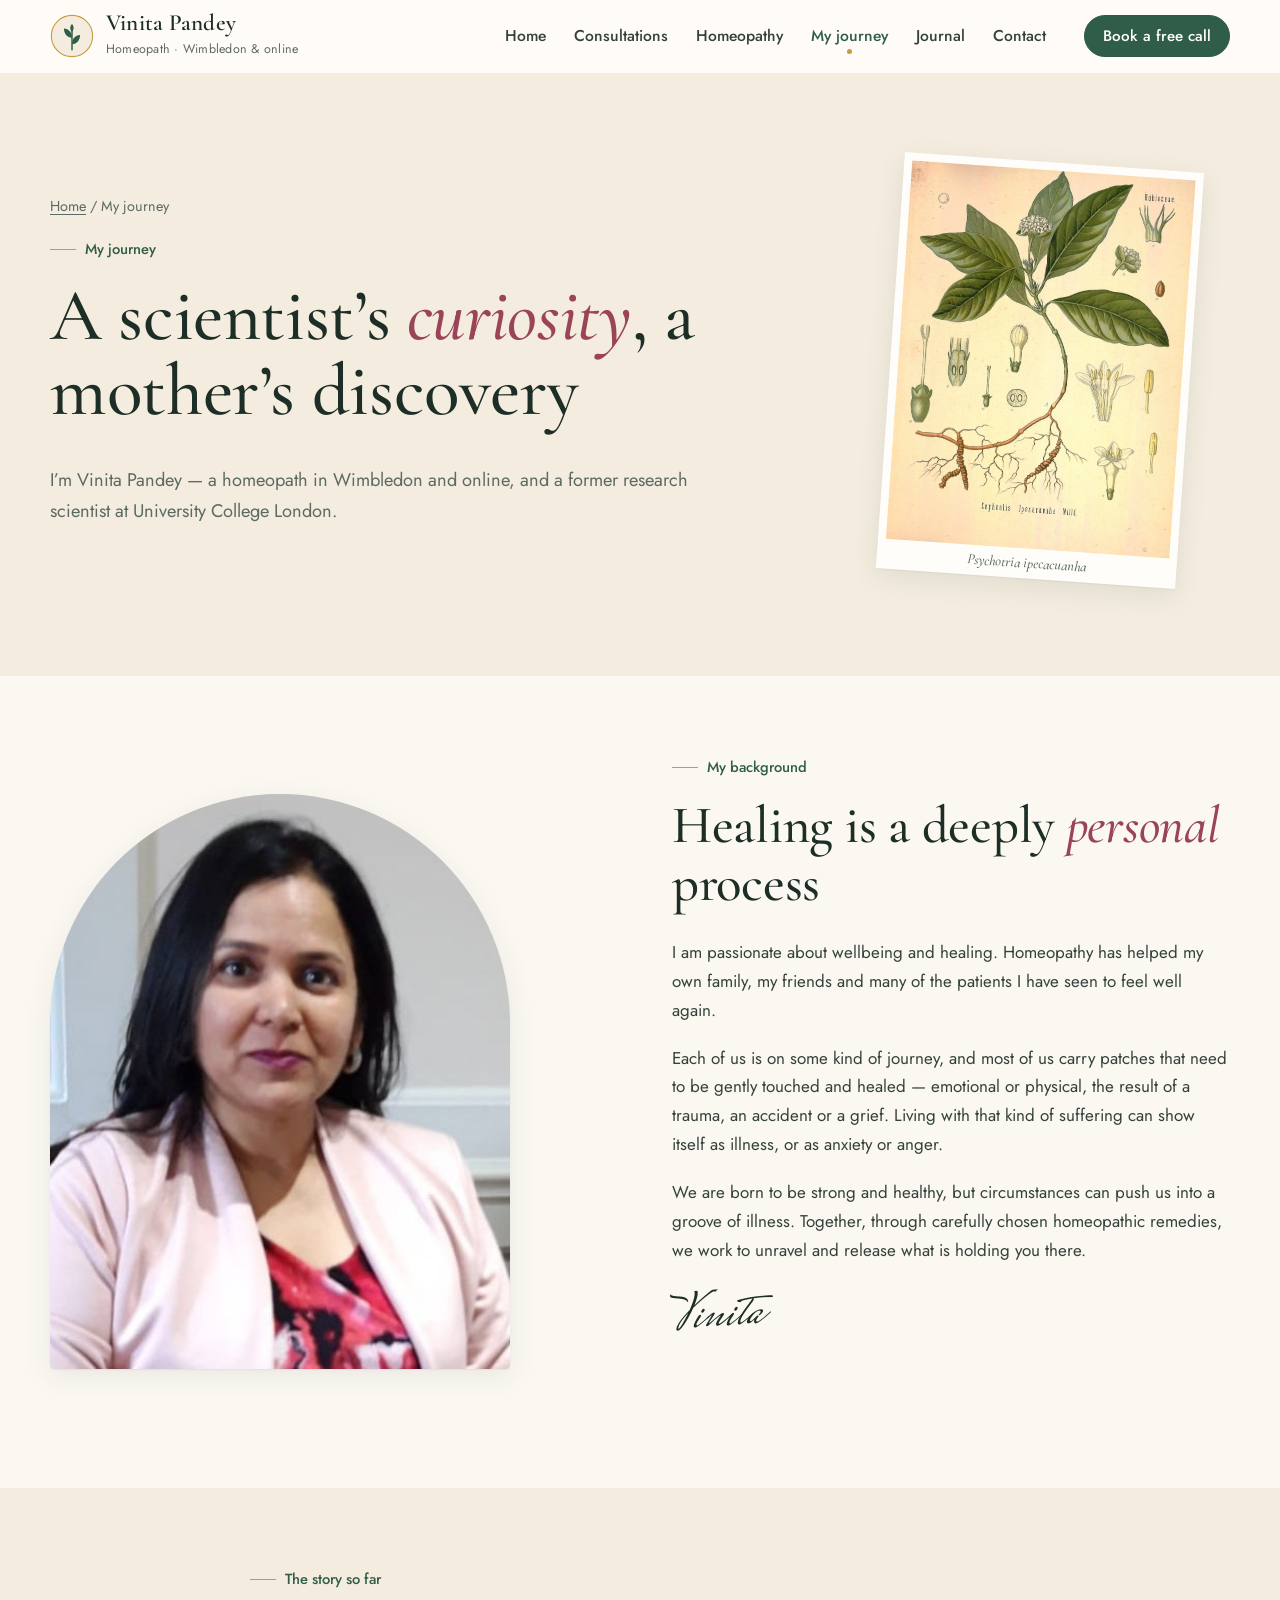
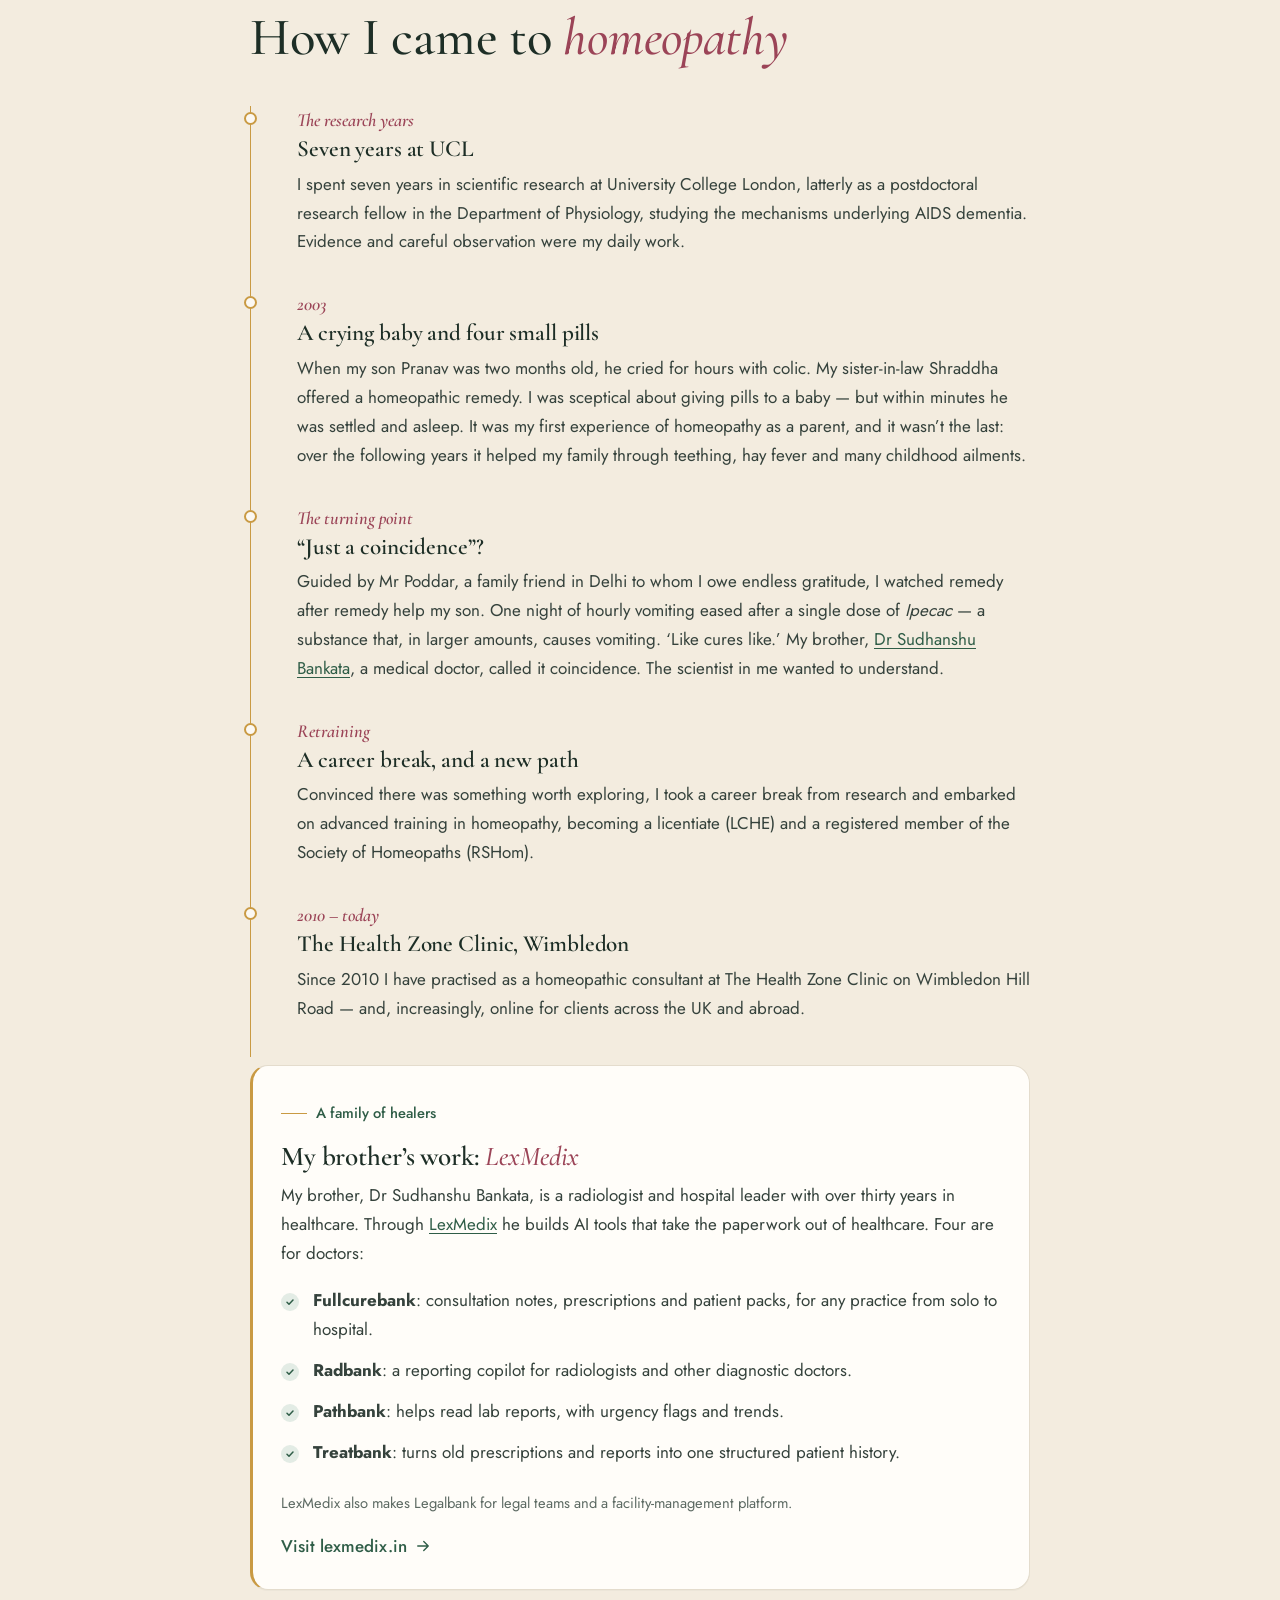
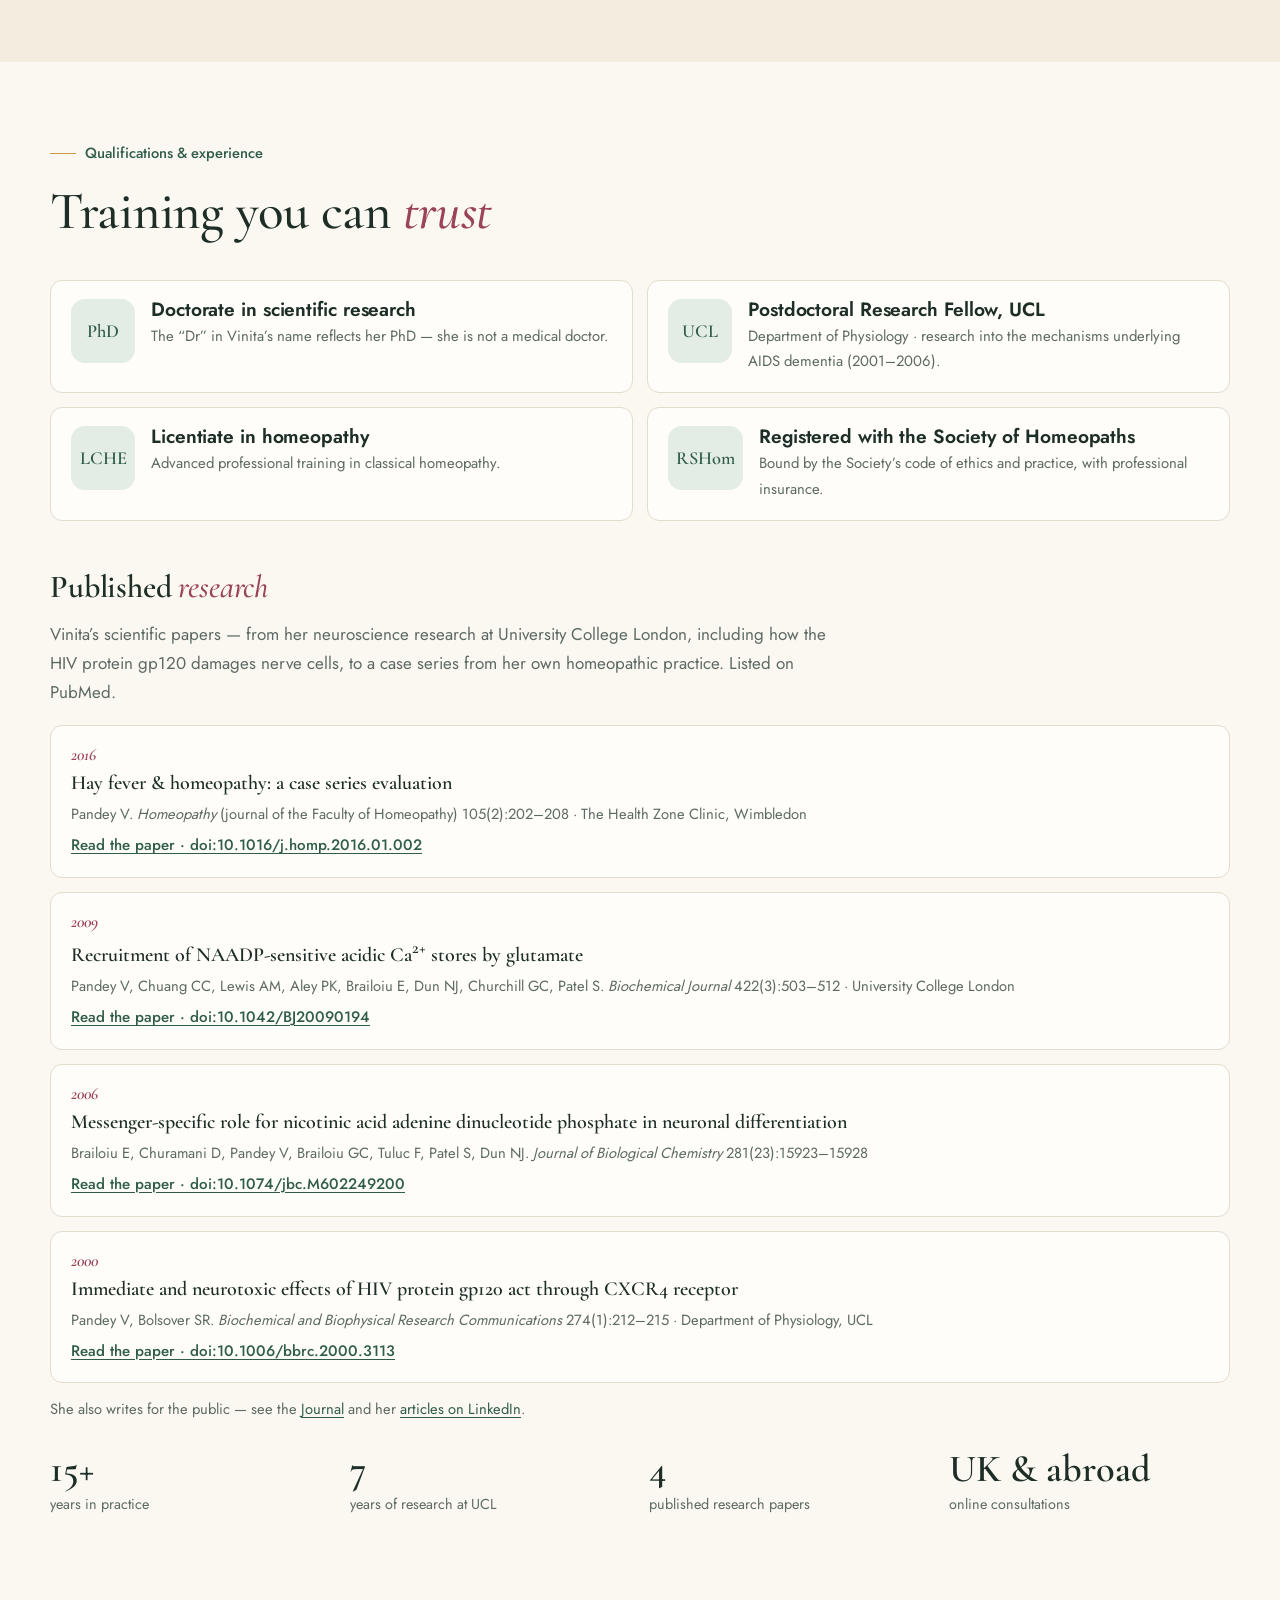
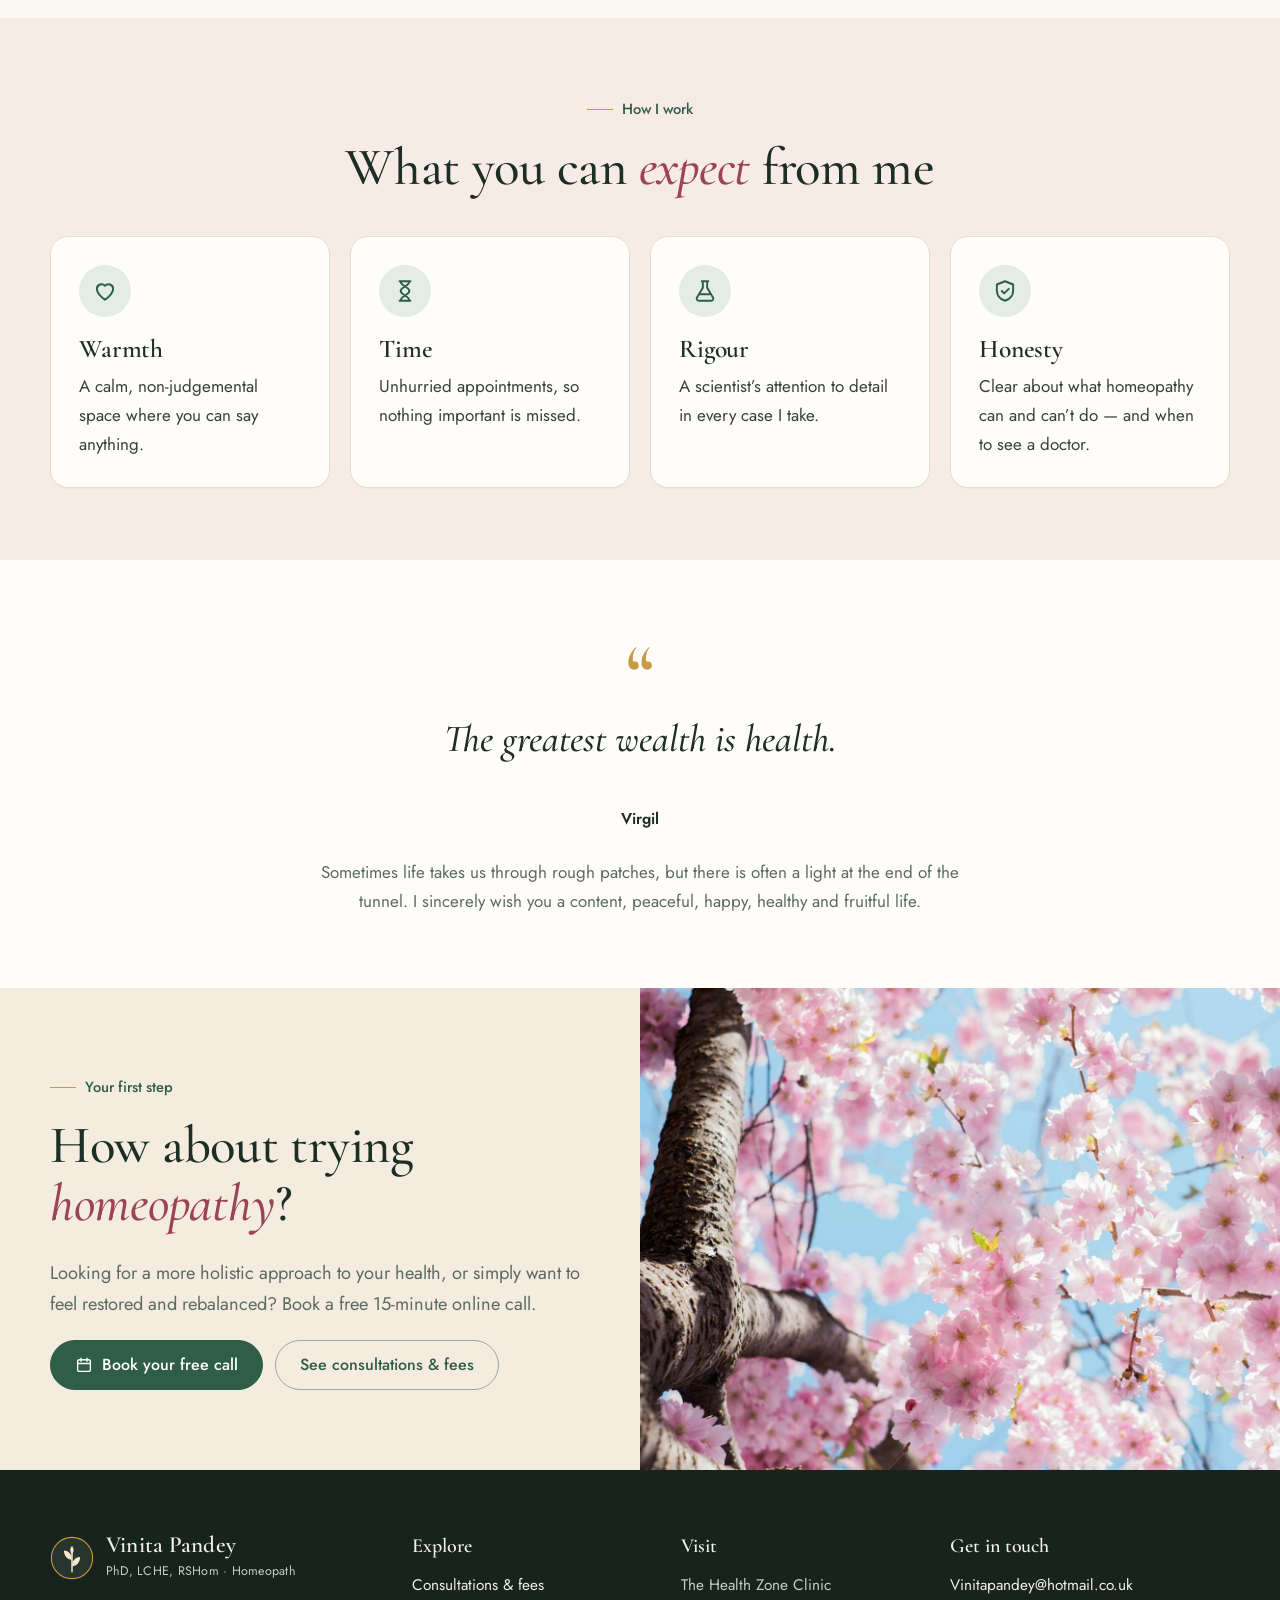
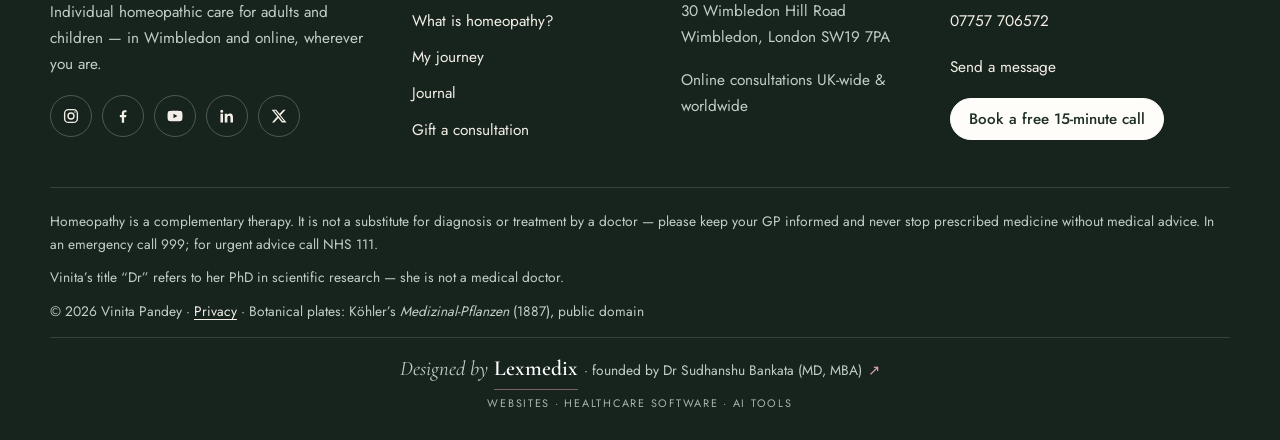
<file: about/index.html>
<!doctype html>
<html lang="en-GB" data-root="../">
<head>
<meta charset="utf-8">
<meta name="viewport" content="width=device-width, initial-scale=1, viewport-fit=cover">
<title>My journey · Vinita Pandey Homeopathy</title>
<meta name="description" content="From seven years of scientific research at UCL to homeopathic practice in Wimbledon since 2010 — Vinita Pandey&#x27;s story, qualifications and approach.">

<link rel="canonical" href="https://drbankata.github.io/vinita-pandey/about/">
<meta name="theme-color" content="#fbf8f2">
<meta property="og:type" content="website">
<meta property="og:site_name" content="Vinita Pandey · Homeopathy">
<meta property="og:title" content="My journey · Vinita Pandey Homeopathy">
<meta property="og:description" content="From seven years of scientific research at UCL to homeopathic practice in Wimbledon since 2010 — Vinita Pandey&#x27;s story, qualifications and approach.">
<meta property="og:url" content="https://drbankata.github.io/vinita-pandey/about/">
<meta property="og:image" content="https://drbankata.github.io/vinita-pandey/assets/img/og-image.jpg">
<meta property="og:locale" content="en_GB">
<meta name="twitter:card" content="summary_large_image">
<link rel="icon" href="../assets/img/favicon.svg" type="image/svg+xml">
<link rel="icon" href="../assets/img/favicon.png" sizes="64x64" type="image/png">
<link rel="apple-touch-icon" href="../assets/img/apple-touch-icon.png">
<link rel="preload" href="../assets/fonts/cormorant.woff2" as="font" type="font/woff2" crossorigin>
<link rel="preload" href="../assets/fonts/jost.woff2" as="font" type="font/woff2" crossorigin>
<link rel="stylesheet" href="../assets/css/site.css?v=6c43c918">
<script type="application/ld+json">{"@context": "https://schema.org", "@graph": [{"@type": ["HealthAndBeautyBusiness", "LocalBusiness"], "@id": "https://drbankata.github.io/vinita-pandey/#practice", "name": "Vinita Pandey Homeopathy", "url": "https://drbankata.github.io/vinita-pandey/", "image": "https://drbankata.github.io/vinita-pandey/assets/img/og-image.jpg", "telephone": "+447757706572", "email": "Vinitapandey@hotmail.co.uk", "address": {"@type": "PostalAddress", "streetAddress": "The Health Zone Clinic, 30 Wimbledon Hill Road", "addressLocality": "Wimbledon, London", "postalCode": "SW19 7PA", "addressCountry": "GB"}, "areaServed": ["Wimbledon", "London", "United Kingdom (online)"], "founder": {"@id": "https://drbankata.github.io/vinita-pandey/#vinita"}, "sameAs": ["https://www.instagram.com/vinitapandeyhomeopathy/", "https://www.facebook.com/VinitaPandeyHomeopathy", "https://twitter.com/VinitaPandey24", "https://www.linkedin.com/in/vinita-pandey-5122bb1aa/"]}, {"@type": "Person", "@id": "https://drbankata.github.io/vinita-pandey/#vinita", "name": "Vinita Pandey", "honorificSuffix": "PhD, LCHE, RSHom", "jobTitle": "Homeopath", "worksFor": {"@id": "https://drbankata.github.io/vinita-pandey/#practice"}, "alumniOf": {"@type": "CollegeOrUniversity", "name": "University College London"}, "image": "https://drbankata.github.io/vinita-pandey/assets/img/vinita.jpg"}]}</script>
</head>
<body>
<a class="skip" href="#main">Skip to content</a>
<div class="progress" aria-hidden="true"></div>
<header class="site-header">
  <div class="wrap head-in">
    <a class="brand" href="../"><svg class="mark" viewBox="0 0 48 48" aria-hidden="true"><circle class="m-bg" cx="24" cy="24" r="22.5"/><path class="m-stem" d="M24 39V15"/><path class="m-leaf" d="M24 26c-5.5-.6-8.8-4.6-8.8-10.2 5.4.2 8.8 4.4 8.8 10.2zM24 33c5.5-.6 8.8-4.6 8.8-10.2-5.4.2-8.8 4.4-8.8 10.2zM24 19.5c-2.3-1.9-2.6-6-.1-8.5 2.5 2.3 2.4 6.4.1 8.5z"/></svg><span><span class="brand-name">Vinita Pandey</span><span class="brand-sub">Homeopath · Wimbledon &amp; online</span></span></a>
    <button class="menu-btn" type="button" aria-expanded="false" aria-controls="site-nav"><svg viewBox="0 0 24 24" fill="none" stroke="currentColor" stroke-width="1.8" stroke-linecap="round"><path d="M4 7h16M4 12h16M4 17h10"/></svg><span class="sr-only">Open menu</span></button>
    <nav id="site-nav" aria-label="Main">
      <ul><li><a href="../">Home</a></li><li><a href="../consultations/">Consultations</a></li><li><a href="../homeopathy/">Homeopathy</a></li><li><a href="../about/" aria-current="page">My journey</a></li><li><a href="../journal/">Journal</a></li><li><a href="../contact/">Contact</a></li></ul>
      <a class="btn small nav-cta" href="../consultations/?service=discovery#book" data-book="discovery">Book a free call</a>
    </nav>
  </div>
</header>
<main id="main">

  <section class="page-hero">
    <div class="wrap">
      <div>
        <p class="crumbs"><a href="../">Home</a> / My journey</p>
        <p class="eyebrow">My journey</p>
        <h1>A scientist&rsquo;s <em>curiosity</em>, a mother&rsquo;s discovery</h1>
        <p class="lede">I&rsquo;m Vinita Pandey — a homeopath in Wimbledon and online, and a former research scientist at University College London.</p>
        
      </div>
      <figure class="plate-deco"><img src="../assets/img/plates/ipecac.jpg" alt="" width="300" height="400"><figcaption>Psychotria ipecacuanha</figcaption></figure>
    </div>
  </section>

  <section class="section" aria-labelledby="bg-t">
    <div class="wrap split">
      <div class="photo tall arch" style="max-width:460px"><img src="../assets/img/vinita.jpg" alt="Vinita Pandey, homeopath" width="445" height="555" style="aspect-ratio:4/5"></div>
      <div>
        <p class="eyebrow">My background</p>
        <h2 id="bg-t">Healing is a deeply <em>personal</em> process</h2>
        <p>I am passionate about wellbeing and healing. Homeopathy has helped my own family, my friends and many of the patients I have seen to feel well again.</p>
        <p>Each of us is on some kind of journey, and most of us carry patches that need to be gently touched and healed — emotional or physical, the result of a trauma, an accident or a grief. Living with that kind of suffering can show itself as illness, or as anxiety or anger.</p>
        <p>We are born to be strong and healthy, but circumstances can push us into a groove of illness. Together, through carefully chosen homeopathic remedies, we work to unravel and release what is holding you there.</p>
        <p class="sig" style="position:static;transform:rotate(-4deg);display:inline-block;margin-top:6px"><span>Vinita</span></p>
      </div>
    </div>
  </section>

  <section class="section band-parch" aria-labelledby="tl-t">
    <div class="narrow">
      <div class="sec-head"><p class="eyebrow">The story so far</p><h2 id="tl-t">How I came to <em>homeopathy</em></h2></div>
      <ol class="timeline">
        <li><span class="yr">The research years</span><h3>Seven years at UCL</h3><p>I spent seven years in scientific research at University College London, latterly as a postdoctoral research fellow in the Department of Physiology, studying the mechanisms underlying AIDS dementia. Evidence and careful observation were my daily work.</p></li>
        <li><span class="yr">2003</span><h3>A crying baby and four small pills</h3><p>When my son Pranav was two months old, he cried for hours with colic. My sister-in-law Shraddha offered a homeopathic remedy. I was sceptical about giving pills to a baby — but within minutes he was settled and asleep. It was my first experience of homeopathy as a parent, and it wasn&rsquo;t the last: over the following years it helped my family through teething, hay fever and many childhood ailments.</p></li>
        <li><span class="yr">The turning point</span><h3>&ldquo;Just a coincidence&rdquo;?</h3><p>Guided by Mr Poddar, a family friend in Delhi to whom I owe endless gratitude, I watched remedy after remedy help my son. One night of hourly vomiting eased after a single dose of <i>Ipecac</i> — a substance that, in larger amounts, causes vomiting. ‘Like cures like.’ My brother, <a href="https://lexmedix.in" target="_blank" rel="noopener">Dr Sudhanshu Bankata</a>, a medical doctor, called it coincidence. The scientist in me wanted to understand.</p></li>
        <li><span class="yr">Retraining</span><h3>A career break, and a new path</h3><p>Convinced there was something worth exploring, I took a career break from research and embarked on advanced training in homeopathy, becoming a licentiate (LCHE) and a registered member of the Society of Homeopaths (RSHom).</p></li>
        <li><span class="yr">2010 – today</span><h3>The Health Zone Clinic, Wimbledon</h3><p>Since 2010 I have practised as a homeopathic consultant at The Health Zone Clinic on Wimbledon Hill Road — and, increasingly, online for clients across the UK and abroad.</p></li>
            </ol>
      <div class="card family">
        <p class="eyebrow">A family of healers</p>
        <h3 id="fam-t">My brother&rsquo;s work: <em>LexMedix</em></h3>
        <p>My brother, Dr Sudhanshu Bankata, is a radiologist and hospital leader with over thirty years in healthcare. Through <a href="https://lexmedix.in" target="_blank" rel="noopener">LexMedix</a> he builds AI tools that take the paperwork out of healthcare. Four are for doctors:</p>
        <ul class="checks">
          <li><strong>Fullcurebank</strong>: consultation notes, prescriptions and patient packs, for any practice from solo to hospital.</li>
          <li><strong>Radbank</strong>: a reporting copilot for radiologists and other diagnostic doctors.</li>
          <li><strong>Pathbank</strong>: helps read lab reports, with urgency flags and trends.</li>
          <li><strong>Treatbank</strong>: turns old prescriptions and reports into one structured patient history.</li>
        </ul>
        <p class="note">LexMedix also makes Legalbank for legal teams and a facility-management platform.</p>
        <a class="link-arrow" href="https://lexmedix.in" target="_blank" rel="noopener">Visit lexmedix.in <svg viewBox="0 0 24 24" fill="none" stroke="currentColor" stroke-width="1.8" stroke-linecap="round" stroke-linejoin="round" aria-hidden="true"><path d="M5 12h14M13 6l6 6-6 6"/></svg></a>
      </div>
    </div>
  </section>

  <section class="section" aria-labelledby="cr-t">
    <div class="wrap">
      <div class="sec-head"><p class="eyebrow">Qualifications &amp; experience</p><h2 id="cr-t">Training you can <em>trust</em></h2></div>
      <div class="creds">
        <div class="cred"><abbr title="Doctor of Philosophy">PhD</abbr><div><h3>Doctorate in scientific research</h3><p>The &ldquo;Dr&rdquo; in Vinita&rsquo;s name reflects her PhD — she is not a medical doctor.</p></div></div>
        <div class="cred"><abbr title="University College London">UCL</abbr><div><h3>Postdoctoral Research Fellow, UCL</h3><p>Department of Physiology · research into the mechanisms underlying AIDS dementia (2001–2006).</p></div></div>
        <div class="cred"><abbr title="Licentiate, Centre for Homeopathic Education">LCHE</abbr><div><h3>Licentiate in homeopathy</h3><p>Advanced professional training in classical homeopathy.</p></div></div>
        <div class="cred"><abbr title="Registered member of the Society of Homeopaths">RSHom</abbr><div><h3>Registered with the Society of Homeopaths</h3><p>Bound by the Society&rsquo;s code of ethics and practice, with professional insurance.</p></div></div>
      </div>

      <div id="publications" style="margin-top:48px">
        <h3 style="font-size:2rem">Published <em>research</em></h3>
        <p class="muted" style="max-width:46em">Vinita&rsquo;s scientific papers — from her neuroscience research at University College London, including how the HIV protein gp120 damages nerve cells, to a case series from her own homeopathic practice. Listed on PubMed.</p>
        <ul class="pubs"><li class="pub"><span class="pyear">2016</span><p class="ptitle">Hay fever &amp; homeopathy: a case series evaluation</p><p class="pjournal">Pandey V. <i>Homeopathy</i> (journal of the Faculty of Homeopathy) 105(2):202–208 · The Health Zone Clinic, Wimbledon</p><a href="https://doi.org/10.1016/j.homp.2016.01.002" target="_blank" rel="noopener">Read the paper · doi:10.1016/j.homp.2016.01.002</a></li><li class="pub"><span class="pyear">2009</span><p class="ptitle">Recruitment of NAADP-sensitive acidic Ca<sup>2+</sup> stores by glutamate</p><p class="pjournal">Pandey V, Chuang CC, Lewis AM, Aley PK, Brailoiu E, Dun NJ, Churchill GC, Patel S. <i>Biochemical Journal</i> 422(3):503–512 · University College London</p><a href="https://doi.org/10.1042/BJ20090194" target="_blank" rel="noopener">Read the paper · doi:10.1042/BJ20090194</a></li><li class="pub"><span class="pyear">2006</span><p class="ptitle">Messenger-specific role for nicotinic acid adenine dinucleotide phosphate in neuronal differentiation</p><p class="pjournal">Brailoiu E, Churamani D, Pandey V, Brailoiu GC, Tuluc F, Patel S, Dun NJ. <i>Journal of Biological Chemistry</i> 281(23):15923–15928</p><a href="https://doi.org/10.1074/jbc.M602249200" target="_blank" rel="noopener">Read the paper · doi:10.1074/jbc.M602249200</a></li><li class="pub"><span class="pyear">2000</span><p class="ptitle">Immediate and neurotoxic effects of HIV protein gp120 act through CXCR4 receptor</p><p class="pjournal">Pandey V, Bolsover SR. <i>Biochemical and Biophysical Research Communications</i> 274(1):212–215 · Department of Physiology, UCL</p><a href="https://doi.org/10.1006/bbrc.2000.3113" target="_blank" rel="noopener">Read the paper · doi:10.1006/bbrc.2000.3113</a></li></ul>
        <p class="note" style="margin-top:14px">She also writes for the public — see the <a href="../journal/">Journal</a> and her <a href="https://www.linkedin.com/in/vinita-pandey-5122bb1aa/recent-activity/articles/" target="_blank" rel="noopener">articles on LinkedIn</a>.</p>
      </div>
      <div class="stat-row">
        <div class="stat"><b>15+</b><span>years in practice</span></div>
        <div class="stat"><b>7</b><span>years of research at UCL</span></div>
        <div class="stat"><b>4</b><span>published research papers</span></div>
        <div class="stat"><b>UK &amp; abroad</b><span>online consultations</span></div>
      </div>
    </div>
  </section>

  <section class="section band-blush" aria-labelledby="ap-t">
    <div class="wrap">
      <div class="sec-head center"><p class="eyebrow">How I work</p><h2 id="ap-t">What you can <em>expect</em> from me</h2></div>
      <div class="grid g4">
        <div class="card"><span class="icon-disc"><svg viewBox="0 0 24 24" fill="none" stroke="currentColor" stroke-width="1.8" stroke-linecap="round" stroke-linejoin="round" aria-hidden="true"><path d="M12 20s-7.5-4.6-7.5-10.2A4.3 4.3 0 0112 7.2a4.3 4.3 0 017.5 2.6C19.5 15.4 12 20 12 20z"/></svg></span><h3>Warmth</h3><p>A calm, non-judgemental space where you can say anything.</p></div>
        <div class="card"><span class="icon-disc"><svg viewBox="0 0 24 24" fill="none" stroke="currentColor" stroke-width="1.8" stroke-linecap="round" stroke-linejoin="round" aria-hidden="true"><path d="M7 3h10M7 21h10M8 3c0 5 8 5 8 9s-8 4-8 9M16 3c0 5-8 5-8 9s8 4 8 9"/></svg></span><h3>Time</h3><p>Unhurried appointments, so nothing important is missed.</p></div>
        <div class="card"><span class="icon-disc"><svg viewBox="0 0 24 24" fill="none" stroke="currentColor" stroke-width="1.8" stroke-linecap="round" stroke-linejoin="round" aria-hidden="true"><path d="M9 3h6M10 3v6l-5.5 9.2A2 2 0 006.2 21h11.6a2 2 0 001.7-2.8L14 9V3"/><path d="M7.5 15h9"/></svg></span><h3>Rigour</h3><p>A scientist&rsquo;s attention to detail in every case I take.</p></div>
        <div class="card"><span class="icon-disc"><svg viewBox="0 0 24 24" fill="none" stroke="currentColor" stroke-width="1.8" stroke-linecap="round" stroke-linejoin="round" aria-hidden="true"><path d="M12 3l7.5 3v5.5c0 4.6-3.2 8.1-7.5 9.5-4.3-1.4-7.5-4.9-7.5-9.5V6L12 3z"/><path d="M9 12l2.2 2.2L15.5 10"/></svg></span><h3>Honesty</h3><p>Clear about what homeopathy can and can&rsquo;t do — and when to see a doctor.</p></div>
      </div>
    </div>
  </section>

  <section class="section band-paper">
    <div class="wrap">
      <figure class="quote">
        <span class="qmark" aria-hidden="true">&ldquo;</span>
        <blockquote><p>The greatest wealth is health.</p></blockquote>
        <figcaption><cite><strong>Virgil</strong></cite></figcaption>
      </figure>
      <p class="center" style="max-width:640px;margin:28px auto 0;color:var(--muted)">Sometimes life takes us through rough patches, but there is often a light at the end of the tunnel. I sincerely wish you a content, peaceful, happy, healthy and fruitful life.</p>
    </div>
  </section>

  <section class="closing" aria-labelledby="cl-t">
    <div class="cl-img"><img src="../assets/img/photos/blossom.jpg" alt="" loading="lazy" width="1800" height="1192"></div>
    <div class="cl-body"><div class="wrap" style="width:auto;margin:0">
      <p class="eyebrow">Your first step</p>
      <h2 id="cl-t">How about trying <em>homeopathy</em>?</h2>
      <p class="lede">Looking for a more holistic approach to your health, or simply want to feel restored and rebalanced? Book a free 15-minute online call.</p>
      <div class="btns"><a class="btn" href="../consultations/?service=discovery#book" data-book="discovery"><svg viewBox="0 0 24 24" fill="none" stroke="currentColor" stroke-width="1.8" stroke-linecap="round" stroke-linejoin="round" aria-hidden="true"><rect x="3.5" y="5" width="17" height="15.5" rx="2.5"/><path d="M3.5 10h17M8 3v4M16 3v4"/></svg> Book your free call</a><a class="btn ghost" href="../consultations/">See consultations &amp; fees</a></div>
    </div></div>
  </section>

</main>
<footer class="site-footer">
  <div class="wrap">
    <div class="foot-grid">
      <div>
        <a class="brand" href="../"><svg class="mark" viewBox="0 0 48 48" aria-hidden="true"><circle class="m-bg" cx="24" cy="24" r="22.5"/><path class="m-stem" d="M24 39V15"/><path class="m-leaf" d="M24 26c-5.5-.6-8.8-4.6-8.8-10.2 5.4.2 8.8 4.4 8.8 10.2zM24 33c5.5-.6 8.8-4.6 8.8-10.2-5.4.2-8.8 4.4-8.8 10.2zM24 19.5c-2.3-1.9-2.6-6-.1-8.5 2.5 2.3 2.4 6.4.1 8.5z"/></svg><span><span class="brand-name">Vinita Pandey</span><span class="brand-sub">PhD, LCHE, RSHom · Homeopath</span></span></a>
        <p>Individual homeopathic care for adults and children — in Wimbledon and online, wherever you are.</p>
        <div class="socials">
          <a data-show="instagram" hidden aria-label="Instagram"><svg viewBox="0 0 24 24" fill="none" stroke="currentColor" stroke-width="1.8" aria-hidden="true"><rect x="3.5" y="3.5" width="17" height="17" rx="5"/><circle cx="12" cy="12" r="4"/><circle cx="17.3" cy="6.7" r="1" fill="currentColor" stroke="none"/></svg></a>
          <a data-show="facebook" hidden aria-label="Facebook"><svg viewBox="0 0 24 24" fill="currentColor" aria-hidden="true"><path d="M13.5 21v-7.5h2.6l.4-3h-3V8.6c0-.9.3-1.5 1.5-1.5h1.6V4.4a21 21 0 00-2.3-.1c-2.3 0-3.9 1.4-3.9 4v2.2H7.8v3h2.6V21z"/></svg></a>
          <a data-show="youtube" hidden aria-label="YouTube"><svg viewBox="0 0 24 24" fill="currentColor" aria-hidden="true"><path d="M21.6 7.2a2.5 2.5 0 00-1.8-1.8C18.2 5 12 5 12 5s-6.2 0-7.8.4A2.5 2.5 0 002.4 7.2 26 26 0 002 12a26 26 0 00.4 4.8 2.5 2.5 0 001.8 1.8c1.6.4 7.8.4 7.8.4s6.2 0 7.8-.4a2.5 2.5 0 001.8-1.8A26 26 0 0022 12a26 26 0 00-.4-4.8zM10 15V9l5.2 3z"/></svg></a>
          <a data-show="linkedin" hidden aria-label="LinkedIn"><svg viewBox="0 0 24 24" fill="currentColor" aria-hidden="true"><path d="M5 3.5a2 2 0 110 4 2 2 0 010-4zM3.3 9h3.4v11.5H3.3zM9 9h3.3v1.6c.5-.9 1.6-1.9 3.4-1.9 3.6 0 4.3 2.4 4.3 5.4v6.4h-3.4v-5.7c0-1.4 0-3.1-1.9-3.1s-2.2 1.5-2.2 3v5.8H9z"/></svg></a>
          <a data-show="twitter" hidden aria-label="X (Twitter)"><svg viewBox="0 0 24 24" fill="currentColor" aria-hidden="true"><path d="M17.8 3.5h3l-6.6 7.5 7.8 9.5h-6.1l-4.8-5.9-5.5 5.9h-3l7-7.9L2.2 3.5h6.2l4.3 5.4zm-1 15.3h1.7L7.3 5.1H5.5z"/></svg></a>
        </div>
      </div>
      <div>
        <h2 class="fh">Explore</h2>
        <ul class="flist">
          <li><a href="../consultations/">Consultations &amp; fees</a></li>
          <li><a href="../homeopathy/">What is homeopathy?</a></li>
          <li><a href="../about/">My journey</a></li>
          <li><a href="../journal/">Journal</a></li>
          <li><a href="../consultations/#gift">Gift a consultation</a></li>
        </ul>
      </div>
      <div>
        <h2 class="fh">Visit</h2>
        <p>The Health Zone Clinic<br>30 Wimbledon Hill Road<br>Wimbledon, London SW19 7PA</p>
        <p>Online consultations UK-wide &amp; worldwide</p>
      </div>
      <div>
        <h2 class="fh">Get in touch</h2>
        <ul class="flist">
          <li><a data-show="email" hidden><span data-fill></span></a></li>
          <li><a data-show="phone" hidden><span data-fill></span></a></li>
          <li><a data-show="whatsapp" hidden>WhatsApp</a></li>
          <li><a href="../contact/">Send a message</a></li>
        </ul>
        <a class="btn small light" style="margin-top:18px" href="../consultations/?service=discovery#book" data-book="discovery">Book a free 15-minute call</a>
      </div>
    </div>
    <div class="legal">
      <p>Homeopathy is a complementary therapy. It is not a substitute for diagnosis or treatment by a doctor — please keep your GP informed and never stop prescribed medicine without medical advice. In an emergency call 999; for urgent advice call NHS 111.</p>
      <p>Vinita&rsquo;s title &ldquo;Dr&rdquo; refers to her PhD in scientific research — she is not a medical doctor.</p>
      <p>&copy; <span data-year>2026</span> Vinita Pandey · <a href="../privacy/">Privacy</a> · Botanical plates: Köhler&rsquo;s <i>Medizinal-Pflanzen</i> (1887), public domain</p>
    </div>
  <div class="made-by"><a class="mb" href="https://lexmedix.in/services/" target="_blank" rel="noopener"><span class="mb-main"><span class="mb-pre">Designed by</span> <span class="mb-name">Lexmedix</span> <span class="mb-cred"><span class="mb-dot" aria-hidden="true">&middot; </span><span class="mb-sr">, </span>founded by Dr Sudhanshu Bankata (MD, MBA)</span><span class="mb-arrow" aria-hidden="true">&#8599;</span></span><span class="mb-sr">, </span><span class="mb-sub">Websites &middot; Healthcare software &middot; AI tools</span><span class="mb-sr"> (opens in a new tab)</span></a></div>
</div>
</footer>
<button class="to-top" type="button" aria-label="Back to top"><svg viewBox="0 0 24 24" fill="none" stroke="currentColor" stroke-width="1.8" stroke-linecap="round" stroke-linejoin="round" aria-hidden="true"><path d="M12 19V5M6 11l6-6 6 6"/></svg></button>
<a class="wa-float" data-show="whatsapp" hidden aria-label="Message Vinita on WhatsApp"><svg viewBox="0 0 24 24" fill="currentColor" aria-hidden="true"><path d="M12 2.2A9.8 9.8 0 003.6 17l-1.3 4.8 4.9-1.3A9.8 9.8 0 1012 2.2zm0 17.9a8.1 8.1 0 01-4.1-1.1l-.3-.2-2.9.8.8-2.8-.2-.3A8.1 8.1 0 1112 20.1zm4.5-6.1c-.2-.1-1.5-.7-1.7-.8s-.4-.1-.6.1-.7.8-.8 1-.3.2-.5.1a6.6 6.6 0 01-3.3-2.9c-.2-.4.3-.4.8-1.3a.5.5 0 000-.5l-.8-1.8c-.2-.5-.4-.4-.6-.4h-.5a1 1 0 00-.7.3 3 3 0 00-.9 2.2 5.2 5.2 0 001.1 2.7 11.8 11.8 0 004.5 4c1.7.7 2.3.8 3.2.6a2.7 2.7 0 001.8-1.2 2.2 2.2 0 00.1-1.3c0-.1-.2-.2-.4-.3z"/></svg></a>
<aside class="mbar" aria-label="Quick booking">
  <a class="btn" href="../consultations/?service=discovery#book" data-book="discovery"><svg viewBox="0 0 24 24" fill="none" stroke="currentColor" stroke-width="1.8" stroke-linecap="round" stroke-linejoin="round" aria-hidden="true"><rect x="3.5" y="5" width="17" height="15.5" rx="2.5"/><path d="M3.5 10h17M8 3v4M16 3v4"/></svg> Free 15-min call</a>
  <a class="btn ghost" data-show="phone" hidden aria-label="Call Vinita"><svg viewBox="0 0 24 24" fill="none" stroke="currentColor" stroke-width="1.8" stroke-linecap="round" stroke-linejoin="round" aria-hidden="true"><path d="M5 4h3.5l1.8 4.5-2.3 1.4a11 11 0 006.1 6.1l1.4-2.3L20 15.5V19a1.5 1.5 0 01-1.6 1.5C10.6 20 4 13.4 3.5 5.6A1.5 1.5 0 015 4z"/></svg> Call</a>
</aside>
<script src="../assets/js/site.js?v=2" defer></script>
</body>
</html>
</file>
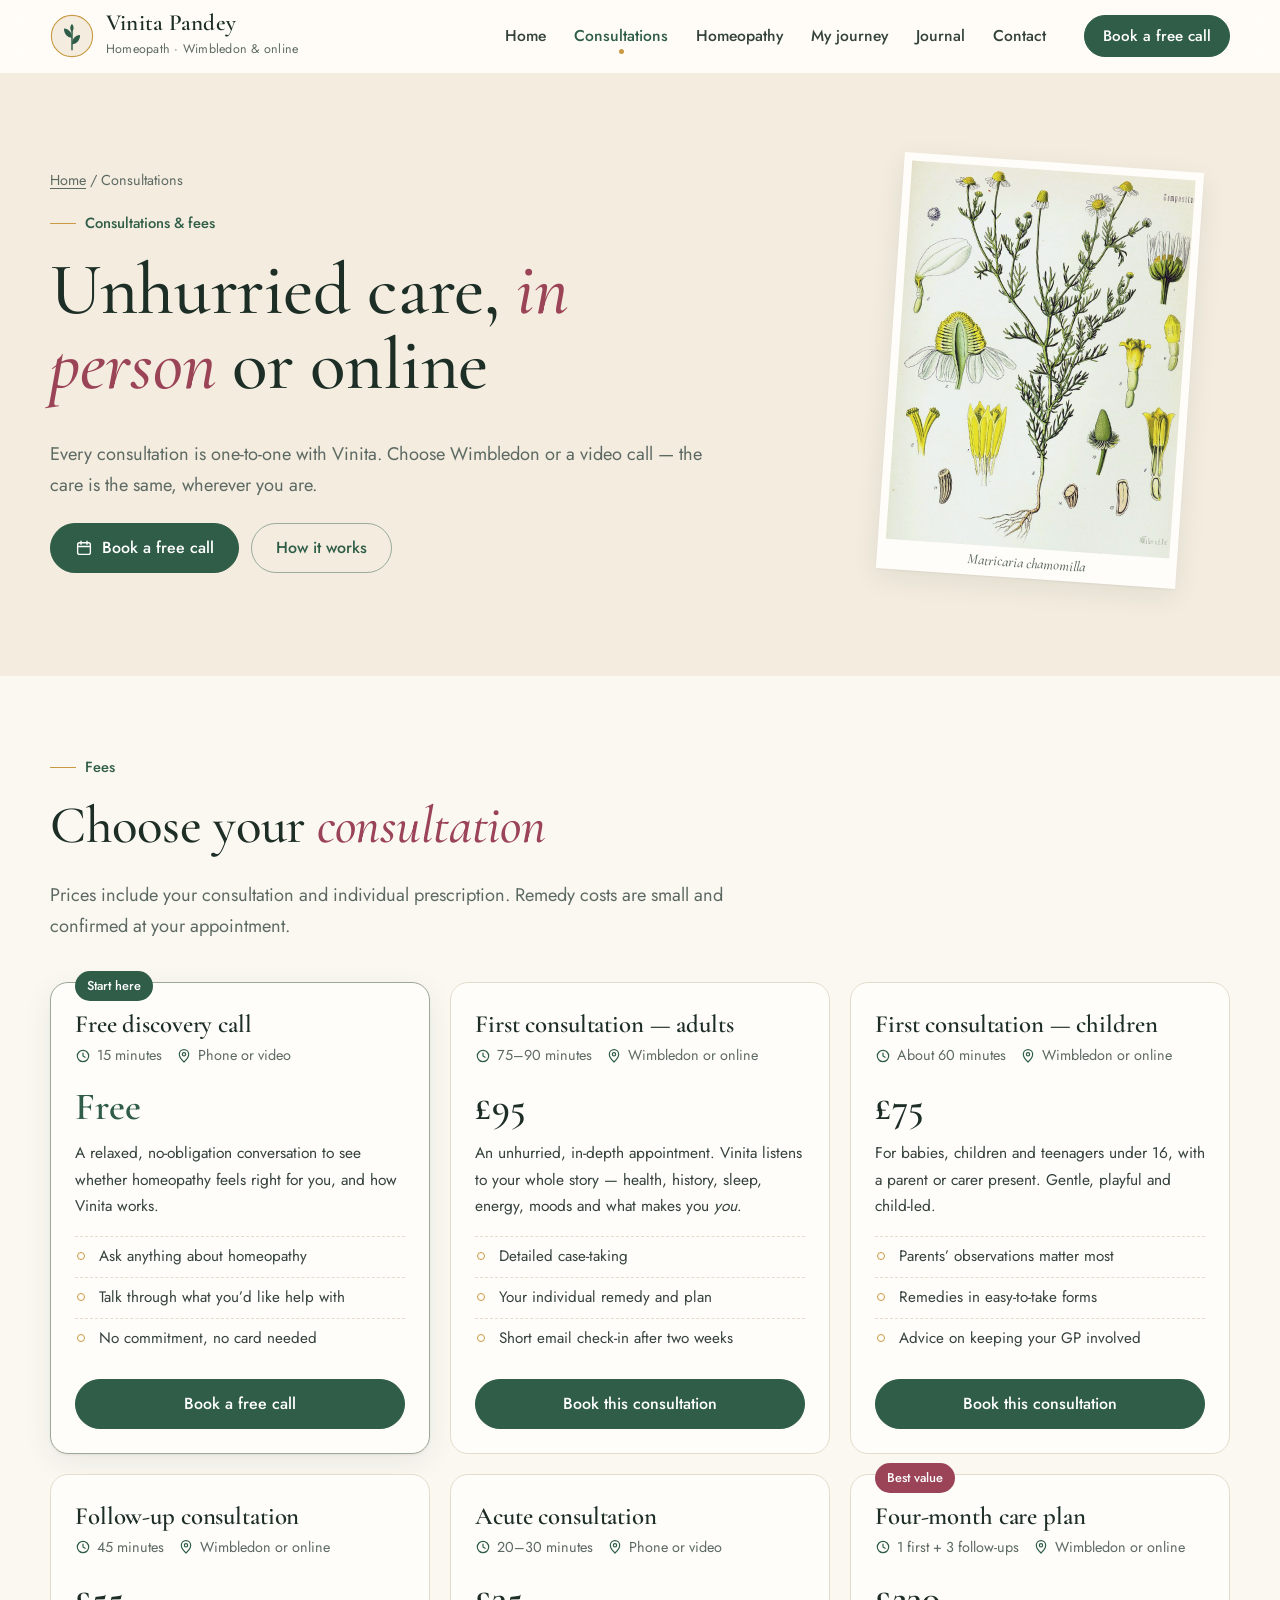
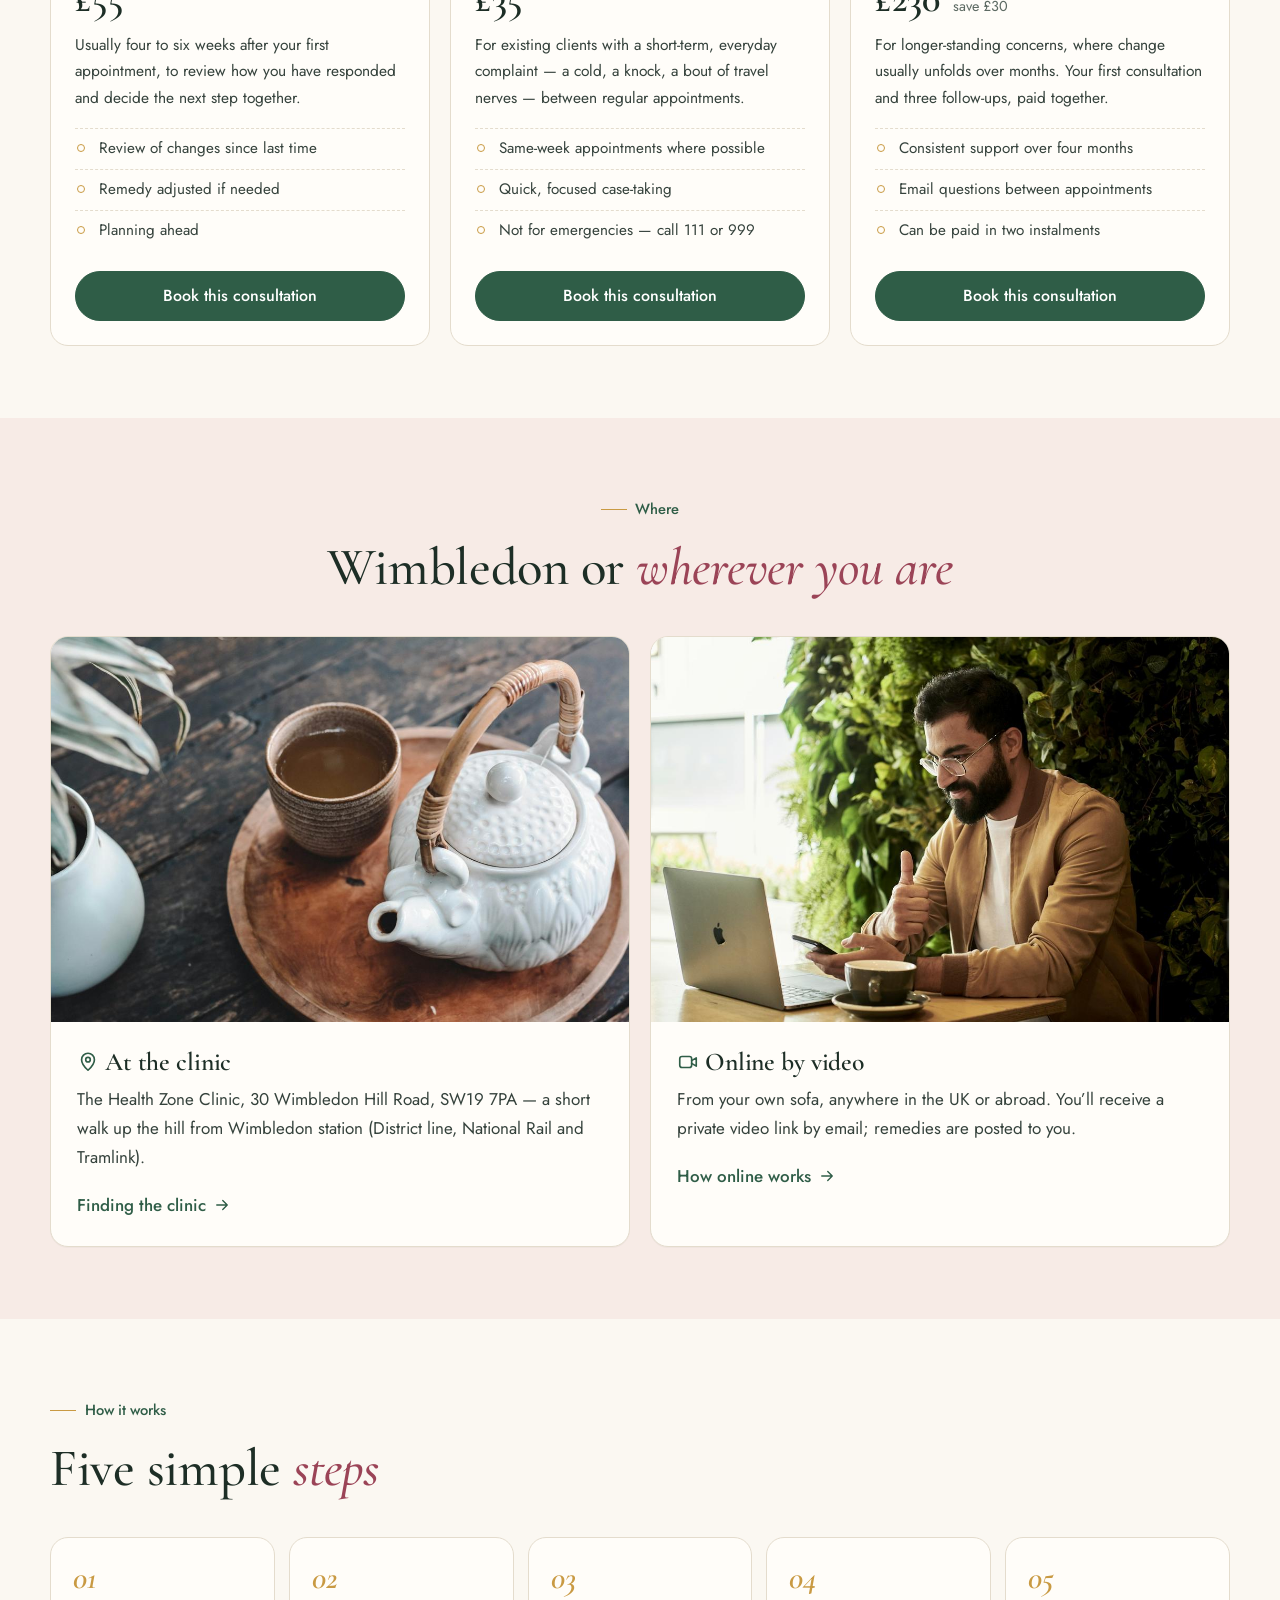
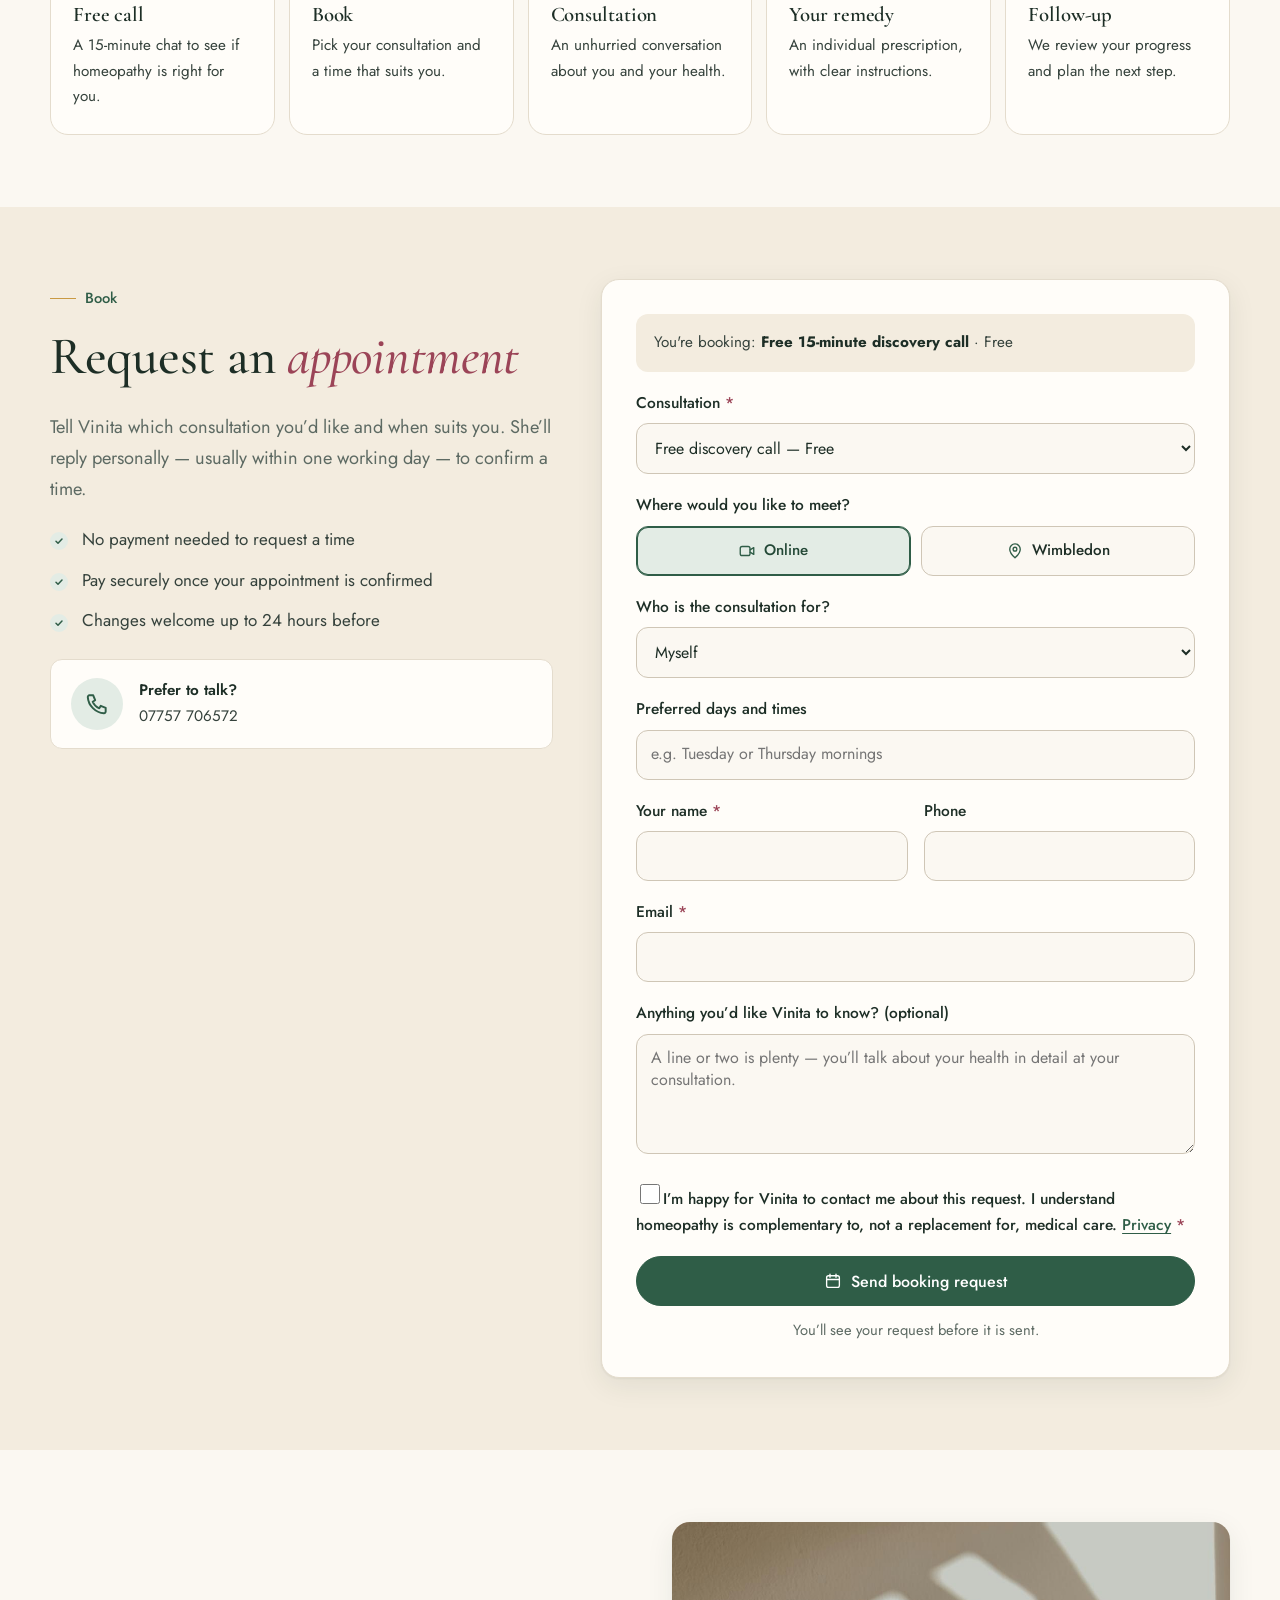
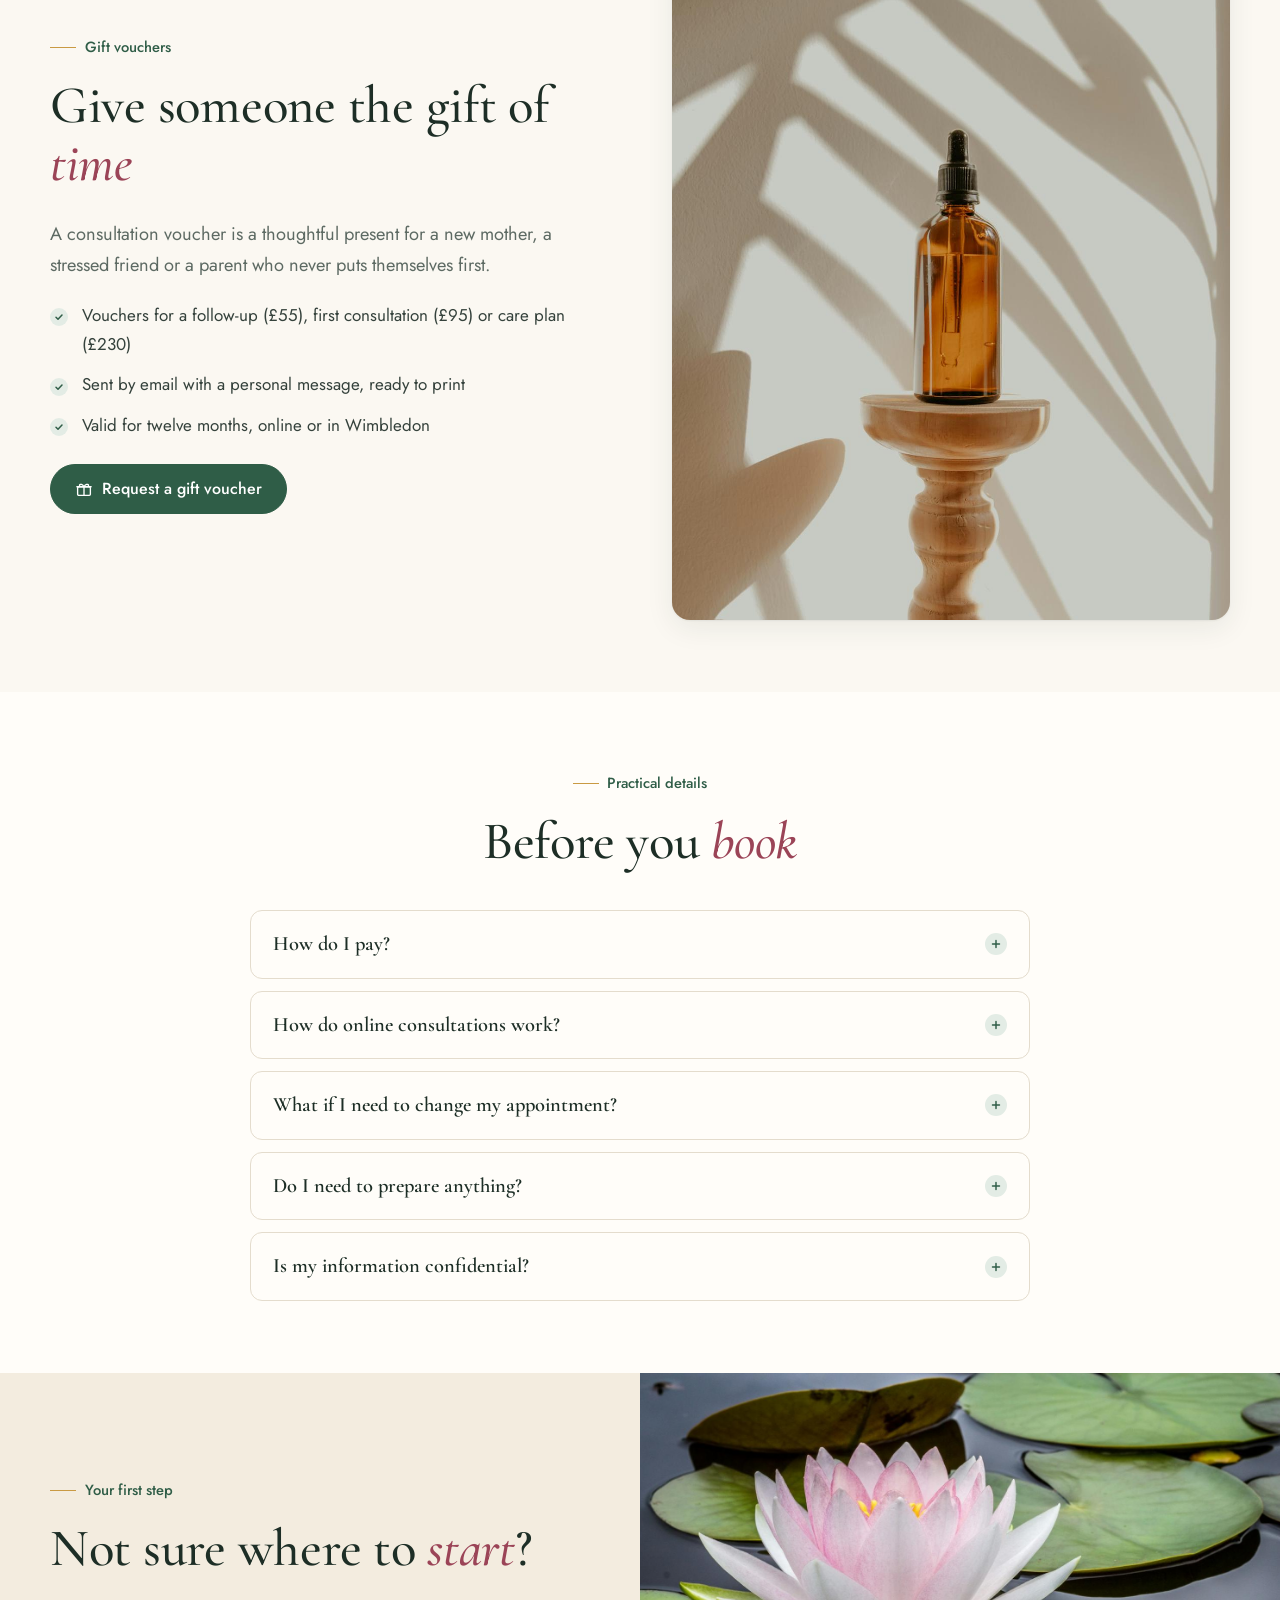
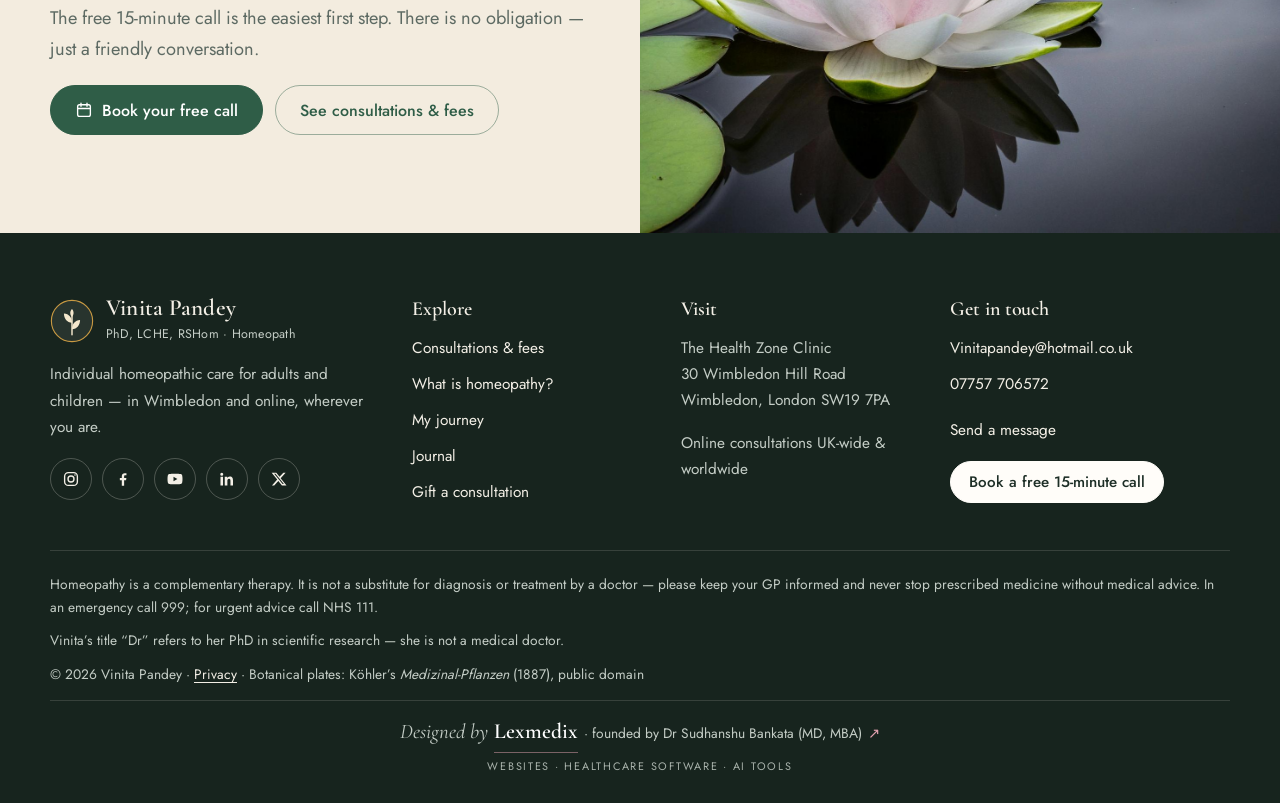
<file: consultations/index.html>
<!doctype html>
<html lang="en-GB" data-root="../">
<head>
<meta charset="utf-8">
<meta name="viewport" content="width=device-width, initial-scale=1, viewport-fit=cover">
<title>Consultations &amp; fees · Vinita Pandey Homeopathy</title>
<meta name="description" content="Homeopathic consultations for adults and children in Wimbledon and online: free 15-minute discovery call, first consultations, follow-ups, acute appointments, care plans and gift vouchers.">

<link rel="canonical" href="https://drbankata.github.io/vinita-pandey/consultations/">
<meta name="theme-color" content="#fbf8f2">
<meta property="og:type" content="website">
<meta property="og:site_name" content="Vinita Pandey · Homeopathy">
<meta property="og:title" content="Consultations &amp; fees · Vinita Pandey Homeopathy">
<meta property="og:description" content="Homeopathic consultations for adults and children in Wimbledon and online: free 15-minute discovery call, first consultations, follow-ups, acute appointments, care plans and gift vouchers.">
<meta property="og:url" content="https://drbankata.github.io/vinita-pandey/consultations/">
<meta property="og:image" content="https://drbankata.github.io/vinita-pandey/assets/img/og-image.jpg">
<meta property="og:locale" content="en_GB">
<meta name="twitter:card" content="summary_large_image">
<link rel="icon" href="../assets/img/favicon.svg" type="image/svg+xml">
<link rel="icon" href="../assets/img/favicon.png" sizes="64x64" type="image/png">
<link rel="apple-touch-icon" href="../assets/img/apple-touch-icon.png">
<link rel="preload" href="../assets/fonts/cormorant.woff2" as="font" type="font/woff2" crossorigin>
<link rel="preload" href="../assets/fonts/jost.woff2" as="font" type="font/woff2" crossorigin>
<link rel="stylesheet" href="../assets/css/site.css?v=6c43c918">
<script type="application/ld+json">{"@context": "https://schema.org", "@graph": [{"@type": ["HealthAndBeautyBusiness", "LocalBusiness"], "@id": "https://drbankata.github.io/vinita-pandey/#practice", "name": "Vinita Pandey Homeopathy", "url": "https://drbankata.github.io/vinita-pandey/", "image": "https://drbankata.github.io/vinita-pandey/assets/img/og-image.jpg", "telephone": "+447757706572", "email": "Vinitapandey@hotmail.co.uk", "address": {"@type": "PostalAddress", "streetAddress": "The Health Zone Clinic, 30 Wimbledon Hill Road", "addressLocality": "Wimbledon, London", "postalCode": "SW19 7PA", "addressCountry": "GB"}, "areaServed": ["Wimbledon", "London", "United Kingdom (online)"], "founder": {"@id": "https://drbankata.github.io/vinita-pandey/#vinita"}, "sameAs": ["https://www.instagram.com/vinitapandeyhomeopathy/", "https://www.facebook.com/VinitaPandeyHomeopathy", "https://twitter.com/VinitaPandey24", "https://www.linkedin.com/in/vinita-pandey-5122bb1aa/"]}, {"@type": "Person", "@id": "https://drbankata.github.io/vinita-pandey/#vinita", "name": "Vinita Pandey", "honorificSuffix": "PhD, LCHE, RSHom", "jobTitle": "Homeopath", "worksFor": {"@id": "https://drbankata.github.io/vinita-pandey/#practice"}, "alumniOf": {"@type": "CollegeOrUniversity", "name": "University College London"}, "image": "https://drbankata.github.io/vinita-pandey/assets/img/vinita.jpg"}]}</script>
</head>
<body>
<a class="skip" href="#main">Skip to content</a>
<div class="progress" aria-hidden="true"></div>
<header class="site-header">
  <div class="wrap head-in">
    <a class="brand" href="../"><svg class="mark" viewBox="0 0 48 48" aria-hidden="true"><circle class="m-bg" cx="24" cy="24" r="22.5"/><path class="m-stem" d="M24 39V15"/><path class="m-leaf" d="M24 26c-5.5-.6-8.8-4.6-8.8-10.2 5.4.2 8.8 4.4 8.8 10.2zM24 33c5.5-.6 8.8-4.6 8.8-10.2-5.4.2-8.8 4.4-8.8 10.2zM24 19.5c-2.3-1.9-2.6-6-.1-8.5 2.5 2.3 2.4 6.4.1 8.5z"/></svg><span><span class="brand-name">Vinita Pandey</span><span class="brand-sub">Homeopath · Wimbledon &amp; online</span></span></a>
    <button class="menu-btn" type="button" aria-expanded="false" aria-controls="site-nav"><svg viewBox="0 0 24 24" fill="none" stroke="currentColor" stroke-width="1.8" stroke-linecap="round"><path d="M4 7h16M4 12h16M4 17h10"/></svg><span class="sr-only">Open menu</span></button>
    <nav id="site-nav" aria-label="Main">
      <ul><li><a href="../">Home</a></li><li><a href="../consultations/" aria-current="page">Consultations</a></li><li><a href="../homeopathy/">Homeopathy</a></li><li><a href="../about/">My journey</a></li><li><a href="../journal/">Journal</a></li><li><a href="../contact/">Contact</a></li></ul>
      <a class="btn small nav-cta" href="../consultations/?service=discovery#book" data-book="discovery">Book a free call</a>
    </nav>
  </div>
</header>
<main id="main">

  <section class="page-hero">
    <div class="wrap">
      <div>
        <p class="crumbs"><a href="../">Home</a> / Consultations</p>
        <p class="eyebrow">Consultations &amp; fees</p>
        <h1>Unhurried care, <em>in person</em> or online</h1>
        <p class="lede">Every consultation is one-to-one with Vinita. Choose Wimbledon or a video call — the care is the same, wherever you are.</p>
        <div class="btns" style="margin-top:22px"><a class="btn" href="#book" data-book="discovery"><svg viewBox="0 0 24 24" fill="none" stroke="currentColor" stroke-width="1.8" stroke-linecap="round" stroke-linejoin="round" aria-hidden="true"><rect x="3.5" y="5" width="17" height="15.5" rx="2.5"/><path d="M3.5 10h17M8 3v4M16 3v4"/></svg> Book a free call</a><a class="btn ghost" href="#how">How it works</a></div>
      </div>
      <figure class="plate-deco"><img src="../assets/img/plates/chamomilla.jpg" alt="" width="300" height="400"><figcaption>Matricaria chamomilla</figcaption></figure>
    </div>
  </section>

  <section class="section" aria-labelledby="fees-t">
    <div class="wrap">
      <div class="sec-head"><p class="eyebrow">Fees</p><h2 id="fees-t">Choose your <em>consultation</em></h2><p class="lede">Prices include your consultation and individual prescription. Remedy costs are small and confirmed at your appointment.</p></div>
      <div class="svc-grid three"><article class="svc featured" id="svc-discovery">
      <span class="tag">Start here</span>
      <h3>Free discovery call</h3>
      <p class="meta"><span><svg viewBox="0 0 24 24" fill="none" stroke="currentColor" stroke-width="1.8" stroke-linecap="round" aria-hidden="true"><circle cx="12" cy="12" r="8.5"/><path d="M12 7.5V12l3 2"/></svg>15 minutes</span><span><svg viewBox="0 0 24 24" fill="none" stroke="currentColor" stroke-width="1.8" stroke-linecap="round" stroke-linejoin="round" aria-hidden="true"><path d="M12 21s-7-6.2-7-11.5a7 7 0 1114 0C19 14.8 12 21 12 21z"/><circle cx="12" cy="9.5" r="2.5"/></svg>Phone or video</span></p>
      <p class="price"><span class="free">Free</span></p>
      <p>A relaxed, no-obligation conversation to see whether homeopathy feels right for you, and how Vinita works.</p>
      <ul><li>Ask anything about homeopathy</li><li>Talk through what you’d like help with</li><li>No commitment, no card needed</li></ul>
      <div class="actions">
        <a class="btn" href="?service=discovery#book" data-book="discovery">Book a free call</a>
        <a class="btn ghost" data-pay="discovery" hidden><svg viewBox="0 0 24 24" fill="none" stroke="currentColor" stroke-width="1.8" stroke-linecap="round" stroke-linejoin="round" aria-hidden="true"><rect x="2.5" y="5" width="19" height="14" rx="2.5"/><path d="M2.5 10h19M6.5 15h4"/></svg> Pay online</a>
      </div>
    </article><article class="svc" id="svc-first-adult">
      
      <h3>First consultation — adults</h3>
      <p class="meta"><span><svg viewBox="0 0 24 24" fill="none" stroke="currentColor" stroke-width="1.8" stroke-linecap="round" aria-hidden="true"><circle cx="12" cy="12" r="8.5"/><path d="M12 7.5V12l3 2"/></svg>75–90 minutes</span><span><svg viewBox="0 0 24 24" fill="none" stroke="currentColor" stroke-width="1.8" stroke-linecap="round" stroke-linejoin="round" aria-hidden="true"><path d="M12 21s-7-6.2-7-11.5a7 7 0 1114 0C19 14.8 12 21 12 21z"/><circle cx="12" cy="9.5" r="2.5"/></svg>Wimbledon or online</span></p>
      <p class="price">£95</p>
      <p>An unhurried, in-depth appointment. Vinita listens to your whole story — health, history, sleep, energy, moods and what makes you <i>you</i>.</p>
      <ul><li>Detailed case-taking</li><li>Your individual remedy and plan</li><li>Short email check-in after two weeks</li></ul>
      <div class="actions">
        <a class="btn" href="?service=first-adult#book" data-book="first-adult">Book this consultation</a>
        <a class="btn ghost" data-pay="first-adult" hidden><svg viewBox="0 0 24 24" fill="none" stroke="currentColor" stroke-width="1.8" stroke-linecap="round" stroke-linejoin="round" aria-hidden="true"><rect x="2.5" y="5" width="19" height="14" rx="2.5"/><path d="M2.5 10h19M6.5 15h4"/></svg> Pay online</a>
      </div>
    </article><article class="svc" id="svc-first-child">
      
      <h3>First consultation — children</h3>
      <p class="meta"><span><svg viewBox="0 0 24 24" fill="none" stroke="currentColor" stroke-width="1.8" stroke-linecap="round" aria-hidden="true"><circle cx="12" cy="12" r="8.5"/><path d="M12 7.5V12l3 2"/></svg>About 60 minutes</span><span><svg viewBox="0 0 24 24" fill="none" stroke="currentColor" stroke-width="1.8" stroke-linecap="round" stroke-linejoin="round" aria-hidden="true"><path d="M12 21s-7-6.2-7-11.5a7 7 0 1114 0C19 14.8 12 21 12 21z"/><circle cx="12" cy="9.5" r="2.5"/></svg>Wimbledon or online</span></p>
      <p class="price">£75</p>
      <p>For babies, children and teenagers under 16, with a parent or carer present. Gentle, playful and child-led.</p>
      <ul><li>Parents’ observations matter most</li><li>Remedies in easy-to-take forms</li><li>Advice on keeping your GP involved</li></ul>
      <div class="actions">
        <a class="btn" href="?service=first-child#book" data-book="first-child">Book this consultation</a>
        <a class="btn ghost" data-pay="first-child" hidden><svg viewBox="0 0 24 24" fill="none" stroke="currentColor" stroke-width="1.8" stroke-linecap="round" stroke-linejoin="round" aria-hidden="true"><rect x="2.5" y="5" width="19" height="14" rx="2.5"/><path d="M2.5 10h19M6.5 15h4"/></svg> Pay online</a>
      </div>
    </article><article class="svc" id="svc-follow-up">
      
      <h3>Follow-up consultation</h3>
      <p class="meta"><span><svg viewBox="0 0 24 24" fill="none" stroke="currentColor" stroke-width="1.8" stroke-linecap="round" aria-hidden="true"><circle cx="12" cy="12" r="8.5"/><path d="M12 7.5V12l3 2"/></svg>45 minutes</span><span><svg viewBox="0 0 24 24" fill="none" stroke="currentColor" stroke-width="1.8" stroke-linecap="round" stroke-linejoin="round" aria-hidden="true"><path d="M12 21s-7-6.2-7-11.5a7 7 0 1114 0C19 14.8 12 21 12 21z"/><circle cx="12" cy="9.5" r="2.5"/></svg>Wimbledon or online</span></p>
      <p class="price">£55</p>
      <p>Usually four to six weeks after your first appointment, to review how you have responded and decide the next step together.</p>
      <ul><li>Review of changes since last time</li><li>Remedy adjusted if needed</li><li>Planning ahead</li></ul>
      <div class="actions">
        <a class="btn" href="?service=follow-up#book" data-book="follow-up">Book this consultation</a>
        <a class="btn ghost" data-pay="follow-up" hidden><svg viewBox="0 0 24 24" fill="none" stroke="currentColor" stroke-width="1.8" stroke-linecap="round" stroke-linejoin="round" aria-hidden="true"><rect x="2.5" y="5" width="19" height="14" rx="2.5"/><path d="M2.5 10h19M6.5 15h4"/></svg> Pay online</a>
      </div>
    </article><article class="svc" id="svc-acute">
      
      <h3>Acute consultation</h3>
      <p class="meta"><span><svg viewBox="0 0 24 24" fill="none" stroke="currentColor" stroke-width="1.8" stroke-linecap="round" aria-hidden="true"><circle cx="12" cy="12" r="8.5"/><path d="M12 7.5V12l3 2"/></svg>20–30 minutes</span><span><svg viewBox="0 0 24 24" fill="none" stroke="currentColor" stroke-width="1.8" stroke-linecap="round" stroke-linejoin="round" aria-hidden="true"><path d="M12 21s-7-6.2-7-11.5a7 7 0 1114 0C19 14.8 12 21 12 21z"/><circle cx="12" cy="9.5" r="2.5"/></svg>Phone or video</span></p>
      <p class="price">£35</p>
      <p>For existing clients with a short-term, everyday complaint — a cold, a knock, a bout of travel nerves — between regular appointments.</p>
      <ul><li>Same-week appointments where possible</li><li>Quick, focused case-taking</li><li>Not for emergencies — call 111 or 999</li></ul>
      <div class="actions">
        <a class="btn" href="?service=acute#book" data-book="acute">Book this consultation</a>
        <a class="btn ghost" data-pay="acute" hidden><svg viewBox="0 0 24 24" fill="none" stroke="currentColor" stroke-width="1.8" stroke-linecap="round" stroke-linejoin="round" aria-hidden="true"><rect x="2.5" y="5" width="19" height="14" rx="2.5"/><path d="M2.5 10h19M6.5 15h4"/></svg> Pay online</a>
      </div>
    </article><article class="svc" id="svc-care-plan">
      <span class="tag rose">Best value</span>
      <h3>Four-month care plan</h3>
      <p class="meta"><span><svg viewBox="0 0 24 24" fill="none" stroke="currentColor" stroke-width="1.8" stroke-linecap="round" aria-hidden="true"><circle cx="12" cy="12" r="8.5"/><path d="M12 7.5V12l3 2"/></svg>1 first + 3 follow-ups</span><span><svg viewBox="0 0 24 24" fill="none" stroke="currentColor" stroke-width="1.8" stroke-linecap="round" stroke-linejoin="round" aria-hidden="true"><path d="M12 21s-7-6.2-7-11.5a7 7 0 1114 0C19 14.8 12 21 12 21z"/><circle cx="12" cy="9.5" r="2.5"/></svg>Wimbledon or online</span></p>
      <p class="price">£230 <small>save £30</small></p>
      <p>For longer-standing concerns, where change usually unfolds over months. Your first consultation and three follow-ups, paid together.</p>
      <ul><li>Consistent support over four months</li><li>Email questions between appointments</li><li>Can be paid in two instalments</li></ul>
      <div class="actions">
        <a class="btn" href="?service=care-plan#book" data-book="care-plan">Book this consultation</a>
        <a class="btn ghost" data-pay="care-plan" hidden><svg viewBox="0 0 24 24" fill="none" stroke="currentColor" stroke-width="1.8" stroke-linecap="round" stroke-linejoin="round" aria-hidden="true"><rect x="2.5" y="5" width="19" height="14" rx="2.5"/><path d="M2.5 10h19M6.5 15h4"/></svg> Pay online</a>
      </div>
    </article></div>
    </div>
  </section>

  <section class="section band-blush" aria-labelledby="where-t">
    <div class="wrap">
      <div class="sec-head center"><p class="eyebrow">Where</p><h2 id="where-t">Wimbledon or <em>wherever you are</em></h2></div>
      <div class="grid g2">
        <article class="card" style="padding:0;overflow:hidden">
          <div class="photo wide" style="border-radius:0;box-shadow:none"><img src="../assets/img/photos/teapot.jpg" alt="A white teapot and a cup of tea on a wooden tray" loading="lazy" width="1100" height="733"></div>
          <div style="padding:26px"><h3><svg style="width:22px;height:22px;display:inline;vertical-align:-3px;margin-right:6px;color:var(--fern)" viewBox="0 0 24 24" fill="none" stroke="currentColor" stroke-width="1.8" stroke-linecap="round" stroke-linejoin="round" aria-hidden="true"><path d="M12 21s-7-6.2-7-11.5a7 7 0 1114 0C19 14.8 12 21 12 21z"/><circle cx="12" cy="9.5" r="2.5"/></svg>At the clinic</h3><p>The Health Zone Clinic, 30 Wimbledon Hill Road, SW19 7PA — a short walk up the hill from Wimbledon station (District line, National Rail and Tramlink).</p><a class="link-arrow" href="../contact/#visit">Finding the clinic <svg viewBox="0 0 24 24" fill="none" stroke="currentColor" stroke-width="1.8" stroke-linecap="round" stroke-linejoin="round" aria-hidden="true"><path d="M5 12h14M13 6l6 6-6 6"/></svg></a></div>
        </article>
        <article class="card" style="padding:0;overflow:hidden">
          <div class="photo wide" style="border-radius:0;box-shadow:none"><img src="../assets/img/photos/online.jpg" alt="A man on a video call at home with a cup of coffee" loading="lazy" width="1100" height="733"></div>
          <div style="padding:26px"><h3><svg style="width:22px;height:22px;display:inline;vertical-align:-3px;margin-right:6px;color:var(--fern)" viewBox="0 0 24 24" fill="none" stroke="currentColor" stroke-width="1.8" stroke-linecap="round" stroke-linejoin="round" aria-hidden="true"><rect x="3" y="6" width="13" height="12" rx="2.5"/><path d="M16 10.5l5-3v9l-5-3"/></svg>Online by video</h3><p>From your own sofa, anywhere in the UK or abroad. You&rsquo;ll receive a private video link by email; remedies are posted to you.</p><a class="link-arrow" href="#faq-online">How online works <svg viewBox="0 0 24 24" fill="none" stroke="currentColor" stroke-width="1.8" stroke-linecap="round" stroke-linejoin="round" aria-hidden="true"><path d="M5 12h14M13 6l6 6-6 6"/></svg></a></div>
        </article>
      </div>
    </div>
  </section>

  <section class="section" id="how" aria-labelledby="how-t">
    <div class="wrap">
      <div class="sec-head"><p class="eyebrow">How it works</p><h2 id="how-t">Five simple <em>steps</em></h2></div>
      <ol class="steps row">
        <li><h3>Free call</h3><p>A 15-minute chat to see if homeopathy is right for you.</p></li>
        <li><h3>Book</h3><p>Pick your consultation and a time that suits you.</p></li>
        <li><h3>Consultation</h3><p>An unhurried conversation about you and your health.</p></li>
        <li><h3>Your remedy</h3><p>An individual prescription, with clear instructions.</p></li>
        <li><h3>Follow-up</h3><p>We review your progress and plan the next step.</p></li>
      </ol>
    </div>
  </section>

  <section class="section band-parch" id="book" aria-labelledby="book-t">
    <div class="wrap book-grid">
      <div class="book-aside">
        <p class="eyebrow">Book</p>
        <h2 id="book-t">Request an <em>appointment</em></h2>
        <p class="lede">Tell Vinita which consultation you&rsquo;d like and when suits you. She&rsquo;ll reply personally — usually within one working day — to confirm a time.</p>
        <ul class="checks">
          <li>No payment needed to request a time</li>
          <li>Pay securely once your appointment is confirmed</li>
          <li>Changes welcome up to 24 hours before</li>
        </ul>
        <a class="btn ghost" data-show="booking" hidden><svg viewBox="0 0 24 24" fill="none" stroke="currentColor" stroke-width="1.8" stroke-linecap="round" stroke-linejoin="round" aria-hidden="true"><rect x="3.5" y="5" width="17" height="15.5" rx="2.5"/><path d="M3.5 10h17M8 3v4M16 3v4"/></svg> Or pick a time in Vinita&rsquo;s online diary</a>
        <div class="ccards" style="margin-top:22px">
          <a class="ccard" data-show="phone" hidden><span class="icon-disc"><svg viewBox="0 0 24 24" fill="none" stroke="currentColor" stroke-width="1.8" stroke-linecap="round" stroke-linejoin="round" aria-hidden="true"><path d="M5 4h3.5l1.8 4.5-2.3 1.4a11 11 0 006.1 6.1l1.4-2.3L20 15.5V19a1.5 1.5 0 01-1.6 1.5C10.6 20 4 13.4 3.5 5.6A1.5 1.5 0 015 4z"/></svg></span><span><b>Prefer to talk?</b><span data-fill></span></span></a>
          <a class="ccard" data-show="whatsapp" hidden><span class="icon-disc"><svg viewBox="0 0 24 24" fill="currentColor" aria-hidden="true"><path d="M12 2.2A9.8 9.8 0 003.6 17l-1.3 4.8 4.9-1.3A9.8 9.8 0 1012 2.2zm0 17.9a8.1 8.1 0 01-4.1-1.1l-.3-.2-2.9.8.8-2.8-.2-.3A8.1 8.1 0 1112 20.1zm4.5-6.1c-.2-.1-1.5-.7-1.7-.8s-.4-.1-.6.1-.7.8-.8 1-.3.2-.5.1a6.6 6.6 0 01-3.3-2.9c-.2-.4.3-.4.8-1.3a.5.5 0 000-.5l-.8-1.8c-.2-.5-.4-.4-.6-.4h-.5a1 1 0 00-.7.3 3 3 0 00-.9 2.2 5.2 5.2 0 001.1 2.7 11.8 11.8 0 004.5 4c1.7.7 2.3.8 3.2.6a2.7 2.7 0 001.8-1.2 2.2 2.2 0 00.1-1.3c0-.1-.2-.2-.4-.3z"/></svg></span><span><b>WhatsApp</b><span data-fill></span></span></a>
        </div>
      </div>
      <form class="form-card" data-form="booking" novalidate>
        <p class="summary-box" id="bk-picked" aria-live="polite"></p>
        <div class="field">
          <label for="bk-service">Consultation <span class="req">*</span></label>
          <select id="bk-service" name="service" required>
            <option value="discovery">Free discovery call — Free</option><option value="first-adult">First consultation — adults — £95</option><option value="first-child">First consultation — children — £75</option><option value="follow-up">Follow-up consultation — £55</option><option value="acute">Acute consultation — £35</option><option value="care-plan">Four-month care plan — £230</option>
            <option value="gift">Gift a consultation — from £55</option>
          </select>
        </div>
        <div class="field">
          <span class="lbl" id="bk-mode-l">Where would you like to meet?</span>
          <div class="seg" role="radiogroup" aria-labelledby="bk-mode-l">
            <label><input type="radio" name="mode" value="Online (video)" checked><span><svg viewBox="0 0 24 24" fill="none" stroke="currentColor" stroke-width="1.8" stroke-linecap="round" stroke-linejoin="round" aria-hidden="true"><rect x="3" y="6" width="13" height="12" rx="2.5"/><path d="M16 10.5l5-3v9l-5-3"/></svg> Online</span></label>
            <label><input type="radio" name="mode" value="Wimbledon clinic"><span><svg viewBox="0 0 24 24" fill="none" stroke="currentColor" stroke-width="1.8" stroke-linecap="round" stroke-linejoin="round" aria-hidden="true"><path d="M12 21s-7-6.2-7-11.5a7 7 0 1114 0C19 14.8 12 21 12 21z"/><circle cx="12" cy="9.5" r="2.5"/></svg> Wimbledon</span></label>
          </div>
        </div>
        <div class="field">
          <label for="bk-who">Who is the consultation for?</label>
          <select id="bk-who" name="who"><option value="Myself">Myself</option><option value="My child">My child</option><option value="Another adult">Another adult</option><option value="A gift for someone">A gift for someone</option></select>
        </div>
        <div class="field">
          <label for="bk-when">Preferred days and times</label>
          <input type="text" id="bk-when" name="when" placeholder="e.g. Tuesday or Thursday mornings">
        </div>
        <div class="row2">
          <div class="field"><label for="bk-name">Your name <span class="req">*</span></label><input type="text" id="bk-name" name="name" autocomplete="name" required></div>
          <div class="field"><label for="bk-phone">Phone</label><input type="tel" id="bk-phone" name="phone" autocomplete="tel"></div>
        </div>
        <div class="field"><label for="bk-email">Email <span class="req">*</span></label><input type="email" id="bk-email" name="email" autocomplete="email" required></div>
        <div class="field">
          <label for="bk-note">Anything you&rsquo;d like Vinita to know? (optional)</label>
          <textarea id="bk-note" name="note" rows="3" placeholder="A line or two is plenty — you&rsquo;ll talk about your health in detail at your consultation."></textarea>
        </div>
        <div class="field"><label class="check"><input type="checkbox" name="consent" required><span>I&rsquo;m happy for Vinita to contact me about this request. I understand homeopathy is complementary to, not a replacement for, medical care. <a href="../privacy/">Privacy</a> <span class="req">*</span></span></label></div>
        <button class="btn block" type="submit"><svg viewBox="0 0 24 24" fill="none" stroke="currentColor" stroke-width="1.8" stroke-linecap="round" stroke-linejoin="round" aria-hidden="true"><rect x="3.5" y="5" width="17" height="15.5" rx="2.5"/><path d="M3.5 10h17M8 3v4M16 3v4"/></svg> Send booking request</button>
        <p class="note center" style="margin:12px 0 0">You&rsquo;ll see your request before it is sent.</p>
      </form>
    </div>
  </section>

  <section class="section" id="gift" aria-labelledby="gift-t">
    <div class="wrap split rev">
      <div class="photo tall"><img src="../assets/img/photos/amber-bottle.jpg" alt="An amber glass dropper bottle on a wooden stand, with soft leaf shadows" loading="lazy" width="1100" height="1650"></div>
      <div>
        <p class="eyebrow">Gift vouchers</p>
        <h2 id="gift-t">Give someone the gift of <em>time</em></h2>
        <p class="lede">A consultation voucher is a thoughtful present for a new mother, a stressed friend or a parent who never puts themselves first.</p>
        <ul class="checks"><li>Vouchers for a follow-up (£55), first consultation (£95) or care plan (£230)</li><li>Sent by email with a personal message, ready to print</li><li>Valid for twelve months, online or in Wimbledon</li></ul>
        <div class="btns"><a class="btn" href="#book" data-book="gift"><svg viewBox="0 0 24 24" fill="none" stroke="currentColor" stroke-width="1.8" stroke-linecap="round" stroke-linejoin="round" aria-hidden="true"><rect x="3.5" y="9" width="17" height="11.5" rx="1.5"/><path d="M2.5 9h19M12 9v11.5M12 9c-1.5-3-5.5-4.5-6-2s3.5 2 6 2zM12 9c1.5-3 5.5-4.5 6-2s-3.5 2-6 2z"/></svg> Request a gift voucher</a><a class="btn ghost" data-pay="gift" hidden><svg viewBox="0 0 24 24" fill="none" stroke="currentColor" stroke-width="1.8" stroke-linecap="round" stroke-linejoin="round" aria-hidden="true"><rect x="2.5" y="5" width="19" height="14" rx="2.5"/><path d="M2.5 10h19M6.5 15h4"/></svg> Pay online</a></div>
      </div>
    </div>
  </section>

  <section class="section band-paper" aria-labelledby="pol-t">
    <div class="narrow">
      <div class="sec-head center"><p class="eyebrow">Practical details</p><h2 id="pol-t">Before you <em>book</em></h2></div>
      <div class="faq"><details><summary>How do I pay?</summary><div class="ans"><p>Once your appointment is confirmed, you can pay by card online, by bank transfer, or by card at the clinic. You&rsquo;ll receive a receipt for every payment.</p></div></details><details><summary><span id="faq-online">How do online consultations work?</span></summary><div class="ans"><p>You&rsquo;ll receive a private video link by email before your appointment — no special software needed. Find a quiet, comfortable spot where you won&rsquo;t be interrupted. Remedies are posted to you, or you can collect them from a homeopathic pharmacy.</p></div></details><details><summary>What if I need to change my appointment?</summary><div class="ans"><p>Of course — just let Vinita know at least 24 hours before. Appointments missed or cancelled with less notice may be charged in full.</p></div></details><details><summary>Do I need to prepare anything?</summary><div class="ans"><p>Nothing formal. Some people like to jot down their main concerns, any medicines and supplements they take, and questions they want to ask.</p></div></details><details><summary>Is my information confidential?</summary><div class="ans"><p>Completely. Everything you share stays between you and Vinita, and your notes are stored securely, in line with UK data protection law. See the <a href="../privacy/">privacy notice</a>.</p></div></details></div>
    </div>
  </section>

  <section class="closing" aria-labelledby="cl-t">
    <div class="cl-img"><img src="../assets/img/photos/waterlily.jpg" alt="" loading="lazy" width="1800" height="1192"></div>
    <div class="cl-body"><div class="wrap" style="width:auto;margin:0">
      <p class="eyebrow">Your first step</p>
      <h2 id="cl-t">Not sure where to <em>start</em>?</h2>
      <p class="lede">The free 15-minute call is the easiest first step. There is no obligation — just a friendly conversation.</p>
      <div class="btns"><a class="btn" href="../consultations/?service=discovery#book" data-book="discovery"><svg viewBox="0 0 24 24" fill="none" stroke="currentColor" stroke-width="1.8" stroke-linecap="round" stroke-linejoin="round" aria-hidden="true"><rect x="3.5" y="5" width="17" height="15.5" rx="2.5"/><path d="M3.5 10h17M8 3v4M16 3v4"/></svg> Book your free call</a><a class="btn ghost" href="../consultations/">See consultations &amp; fees</a></div>
    </div></div>
  </section>

</main>
<footer class="site-footer">
  <div class="wrap">
    <div class="foot-grid">
      <div>
        <a class="brand" href="../"><svg class="mark" viewBox="0 0 48 48" aria-hidden="true"><circle class="m-bg" cx="24" cy="24" r="22.5"/><path class="m-stem" d="M24 39V15"/><path class="m-leaf" d="M24 26c-5.5-.6-8.8-4.6-8.8-10.2 5.4.2 8.8 4.4 8.8 10.2zM24 33c5.5-.6 8.8-4.6 8.8-10.2-5.4.2-8.8 4.4-8.8 10.2zM24 19.5c-2.3-1.9-2.6-6-.1-8.5 2.5 2.3 2.4 6.4.1 8.5z"/></svg><span><span class="brand-name">Vinita Pandey</span><span class="brand-sub">PhD, LCHE, RSHom · Homeopath</span></span></a>
        <p>Individual homeopathic care for adults and children — in Wimbledon and online, wherever you are.</p>
        <div class="socials">
          <a data-show="instagram" hidden aria-label="Instagram"><svg viewBox="0 0 24 24" fill="none" stroke="currentColor" stroke-width="1.8" aria-hidden="true"><rect x="3.5" y="3.5" width="17" height="17" rx="5"/><circle cx="12" cy="12" r="4"/><circle cx="17.3" cy="6.7" r="1" fill="currentColor" stroke="none"/></svg></a>
          <a data-show="facebook" hidden aria-label="Facebook"><svg viewBox="0 0 24 24" fill="currentColor" aria-hidden="true"><path d="M13.5 21v-7.5h2.6l.4-3h-3V8.6c0-.9.3-1.5 1.5-1.5h1.6V4.4a21 21 0 00-2.3-.1c-2.3 0-3.9 1.4-3.9 4v2.2H7.8v3h2.6V21z"/></svg></a>
          <a data-show="youtube" hidden aria-label="YouTube"><svg viewBox="0 0 24 24" fill="currentColor" aria-hidden="true"><path d="M21.6 7.2a2.5 2.5 0 00-1.8-1.8C18.2 5 12 5 12 5s-6.2 0-7.8.4A2.5 2.5 0 002.4 7.2 26 26 0 002 12a26 26 0 00.4 4.8 2.5 2.5 0 001.8 1.8c1.6.4 7.8.4 7.8.4s6.2 0 7.8-.4a2.5 2.5 0 001.8-1.8A26 26 0 0022 12a26 26 0 00-.4-4.8zM10 15V9l5.2 3z"/></svg></a>
          <a data-show="linkedin" hidden aria-label="LinkedIn"><svg viewBox="0 0 24 24" fill="currentColor" aria-hidden="true"><path d="M5 3.5a2 2 0 110 4 2 2 0 010-4zM3.3 9h3.4v11.5H3.3zM9 9h3.3v1.6c.5-.9 1.6-1.9 3.4-1.9 3.6 0 4.3 2.4 4.3 5.4v6.4h-3.4v-5.7c0-1.4 0-3.1-1.9-3.1s-2.2 1.5-2.2 3v5.8H9z"/></svg></a>
          <a data-show="twitter" hidden aria-label="X (Twitter)"><svg viewBox="0 0 24 24" fill="currentColor" aria-hidden="true"><path d="M17.8 3.5h3l-6.6 7.5 7.8 9.5h-6.1l-4.8-5.9-5.5 5.9h-3l7-7.9L2.2 3.5h6.2l4.3 5.4zm-1 15.3h1.7L7.3 5.1H5.5z"/></svg></a>
        </div>
      </div>
      <div>
        <h2 class="fh">Explore</h2>
        <ul class="flist">
          <li><a href="../consultations/">Consultations &amp; fees</a></li>
          <li><a href="../homeopathy/">What is homeopathy?</a></li>
          <li><a href="../about/">My journey</a></li>
          <li><a href="../journal/">Journal</a></li>
          <li><a href="../consultations/#gift">Gift a consultation</a></li>
        </ul>
      </div>
      <div>
        <h2 class="fh">Visit</h2>
        <p>The Health Zone Clinic<br>30 Wimbledon Hill Road<br>Wimbledon, London SW19 7PA</p>
        <p>Online consultations UK-wide &amp; worldwide</p>
      </div>
      <div>
        <h2 class="fh">Get in touch</h2>
        <ul class="flist">
          <li><a data-show="email" hidden><span data-fill></span></a></li>
          <li><a data-show="phone" hidden><span data-fill></span></a></li>
          <li><a data-show="whatsapp" hidden>WhatsApp</a></li>
          <li><a href="../contact/">Send a message</a></li>
        </ul>
        <a class="btn small light" style="margin-top:18px" href="../consultations/?service=discovery#book" data-book="discovery">Book a free 15-minute call</a>
      </div>
    </div>
    <div class="legal">
      <p>Homeopathy is a complementary therapy. It is not a substitute for diagnosis or treatment by a doctor — please keep your GP informed and never stop prescribed medicine without medical advice. In an emergency call 999; for urgent advice call NHS 111.</p>
      <p>Vinita&rsquo;s title &ldquo;Dr&rdquo; refers to her PhD in scientific research — she is not a medical doctor.</p>
      <p>&copy; <span data-year>2026</span> Vinita Pandey · <a href="../privacy/">Privacy</a> · Botanical plates: Köhler&rsquo;s <i>Medizinal-Pflanzen</i> (1887), public domain</p>
    </div>
  <div class="made-by"><a class="mb" href="https://lexmedix.in/services/" target="_blank" rel="noopener"><span class="mb-main"><span class="mb-pre">Designed by</span> <span class="mb-name">Lexmedix</span> <span class="mb-cred"><span class="mb-dot" aria-hidden="true">&middot; </span><span class="mb-sr">, </span>founded by Dr Sudhanshu Bankata (MD, MBA)</span><span class="mb-arrow" aria-hidden="true">&#8599;</span></span><span class="mb-sr">, </span><span class="mb-sub">Websites &middot; Healthcare software &middot; AI tools</span><span class="mb-sr"> (opens in a new tab)</span></a></div>
</div>
</footer>
<button class="to-top" type="button" aria-label="Back to top"><svg viewBox="0 0 24 24" fill="none" stroke="currentColor" stroke-width="1.8" stroke-linecap="round" stroke-linejoin="round" aria-hidden="true"><path d="M12 19V5M6 11l6-6 6 6"/></svg></button>
<a class="wa-float" data-show="whatsapp" hidden aria-label="Message Vinita on WhatsApp"><svg viewBox="0 0 24 24" fill="currentColor" aria-hidden="true"><path d="M12 2.2A9.8 9.8 0 003.6 17l-1.3 4.8 4.9-1.3A9.8 9.8 0 1012 2.2zm0 17.9a8.1 8.1 0 01-4.1-1.1l-.3-.2-2.9.8.8-2.8-.2-.3A8.1 8.1 0 1112 20.1zm4.5-6.1c-.2-.1-1.5-.7-1.7-.8s-.4-.1-.6.1-.7.8-.8 1-.3.2-.5.1a6.6 6.6 0 01-3.3-2.9c-.2-.4.3-.4.8-1.3a.5.5 0 000-.5l-.8-1.8c-.2-.5-.4-.4-.6-.4h-.5a1 1 0 00-.7.3 3 3 0 00-.9 2.2 5.2 5.2 0 001.1 2.7 11.8 11.8 0 004.5 4c1.7.7 2.3.8 3.2.6a2.7 2.7 0 001.8-1.2 2.2 2.2 0 00.1-1.3c0-.1-.2-.2-.4-.3z"/></svg></a>
<aside class="mbar" aria-label="Quick booking">
  <a class="btn" href="../consultations/?service=discovery#book" data-book="discovery"><svg viewBox="0 0 24 24" fill="none" stroke="currentColor" stroke-width="1.8" stroke-linecap="round" stroke-linejoin="round" aria-hidden="true"><rect x="3.5" y="5" width="17" height="15.5" rx="2.5"/><path d="M3.5 10h17M8 3v4M16 3v4"/></svg> Free 15-min call</a>
  <a class="btn ghost" data-show="phone" hidden aria-label="Call Vinita"><svg viewBox="0 0 24 24" fill="none" stroke="currentColor" stroke-width="1.8" stroke-linecap="round" stroke-linejoin="round" aria-hidden="true"><path d="M5 4h3.5l1.8 4.5-2.3 1.4a11 11 0 006.1 6.1l1.4-2.3L20 15.5V19a1.5 1.5 0 01-1.6 1.5C10.6 20 4 13.4 3.5 5.6A1.5 1.5 0 015 4z"/></svg> Call</a>
</aside>
<dialog id="send-dlg" aria-labelledby="send-t">
  <button class="dlg-x" type="button" data-close aria-label="Close"><svg viewBox="0 0 24 24" fill="none" stroke="currentColor" stroke-width="1.8" stroke-linecap="round" aria-hidden="true"><path d="M6 6l12 12M18 6L6 18"/></svg></button>
  <div class="dlg-in">
    <div data-unsent><h2 id="send-t">Nearly there</h2><p>Your details are ready. Choose how to send them to Vinita — she usually replies within one working day and will confirm a time with you.</p></div>
    <div data-sent hidden><h2>Thank you — it&rsquo;s on its way</h2><p>Vinita will reply by email, usually within one working day.</p></div>
    <pre class="msg-preview" tabindex="0" aria-label="Your message"></pre>
    <div class="send-opts">
      <a class="btn" data-send="email" hidden><svg viewBox="0 0 24 24" fill="none" stroke="currentColor" stroke-width="1.8" stroke-linecap="round" stroke-linejoin="round" aria-hidden="true"><rect x="3" y="5" width="18" height="14" rx="2.5"/><path d="M3.5 6.5l8.5 6.5 8.5-6.5"/></svg> Send by email</a>
      <a class="btn" data-send="whatsapp" hidden><svg viewBox="0 0 24 24" fill="currentColor" aria-hidden="true"><path d="M12 2.2A9.8 9.8 0 003.6 17l-1.3 4.8 4.9-1.3A9.8 9.8 0 1012 2.2zm0 17.9a8.1 8.1 0 01-4.1-1.1l-.3-.2-2.9.8.8-2.8-.2-.3A8.1 8.1 0 1112 20.1zm4.5-6.1c-.2-.1-1.5-.7-1.7-.8s-.4-.1-.6.1-.7.8-.8 1-.3.2-.5.1a6.6 6.6 0 01-3.3-2.9c-.2-.4.3-.4.8-1.3a.5.5 0 000-.5l-.8-1.8c-.2-.5-.4-.4-.6-.4h-.5a1 1 0 00-.7.3 3 3 0 00-.9 2.2 5.2 5.2 0 001.1 2.7 11.8 11.8 0 004.5 4c1.7.7 2.3.8 3.2.6a2.7 2.7 0 001.8-1.2 2.2 2.2 0 00.1-1.3c0-.1-.2-.2-.4-.3z"/></svg> Send on WhatsApp</a>
      <a class="btn ghost" data-send="form" hidden>Use the online form</a>
      <a class="btn ghost" data-show="booking" hidden><svg viewBox="0 0 24 24" fill="none" stroke="currentColor" stroke-width="1.8" stroke-linecap="round" stroke-linejoin="round" aria-hidden="true"><rect x="3.5" y="5" width="17" height="15.5" rx="2.5"/><path d="M3.5 10h17M8 3v4M16 3v4"/></svg> Pick a time in Vinita&rsquo;s diary</a>
      <a class="btn ghost" data-pay-now hidden><svg viewBox="0 0 24 24" fill="none" stroke="currentColor" stroke-width="1.8" stroke-linecap="round" stroke-linejoin="round" aria-hidden="true"><rect x="2.5" y="5" width="19" height="14" rx="2.5"/><path d="M2.5 10h19M6.5 15h4"/></svg> Pay securely online</a>
      <button class="btn ghost" type="button" data-copy><svg viewBox="0 0 24 24" fill="none" stroke="currentColor" stroke-width="1.8" stroke-linecap="round" stroke-linejoin="round" aria-hidden="true"><rect x="8" y="8" width="12" height="12" rx="2"/><path d="M16 8V5.5A1.5 1.5 0 0014.5 4h-9A1.5 1.5 0 004 5.5v9A1.5 1.5 0 005.5 16H8"/></svg> Copy the details</button>
    </div>
    <p class="note" data-bank-line hidden style="margin-top:14px">Prefer bank transfer? <span></span></p>
    <p class="note" style="margin-top:14px">Rather talk? Call <a data-show="phone" hidden><span data-fill></span></a>.</p>
  </div>
</dialog>
<script src="../assets/js/site.js?v=2" defer></script>
</body>
</html>
</file>
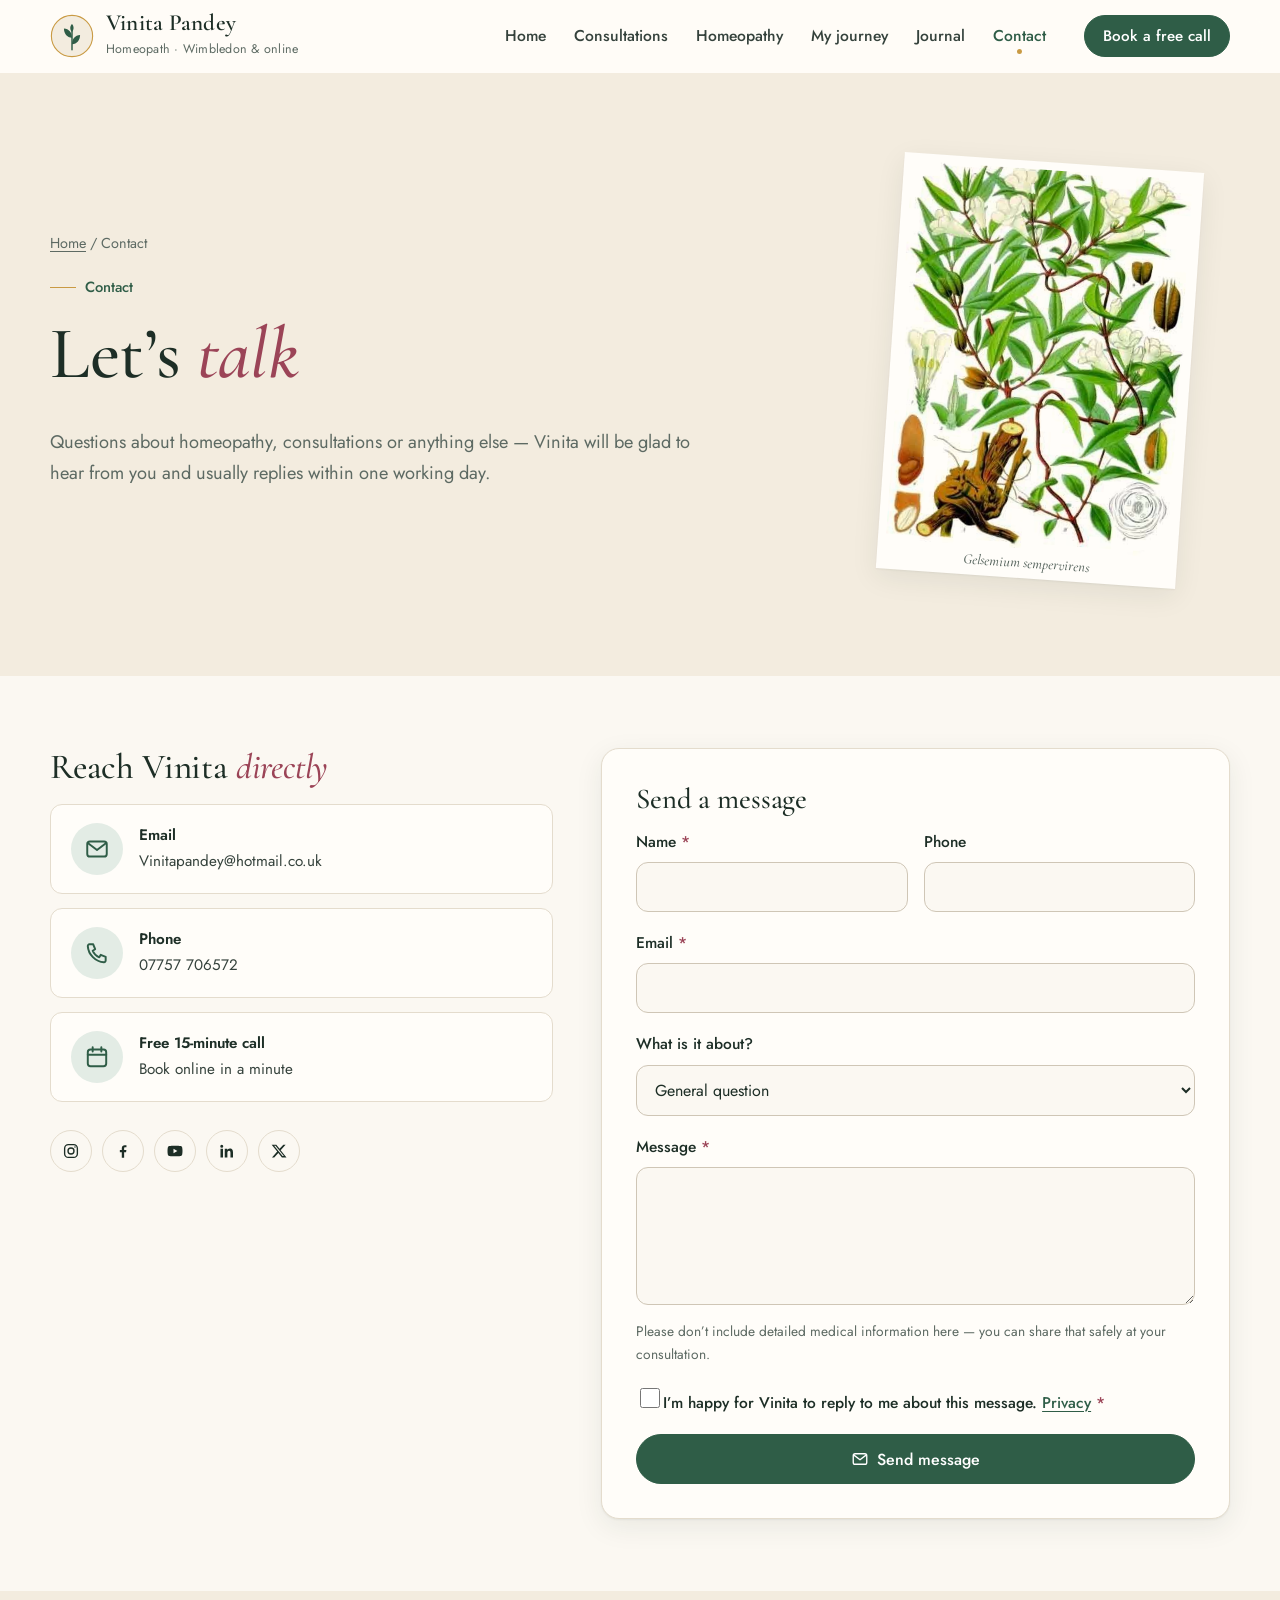
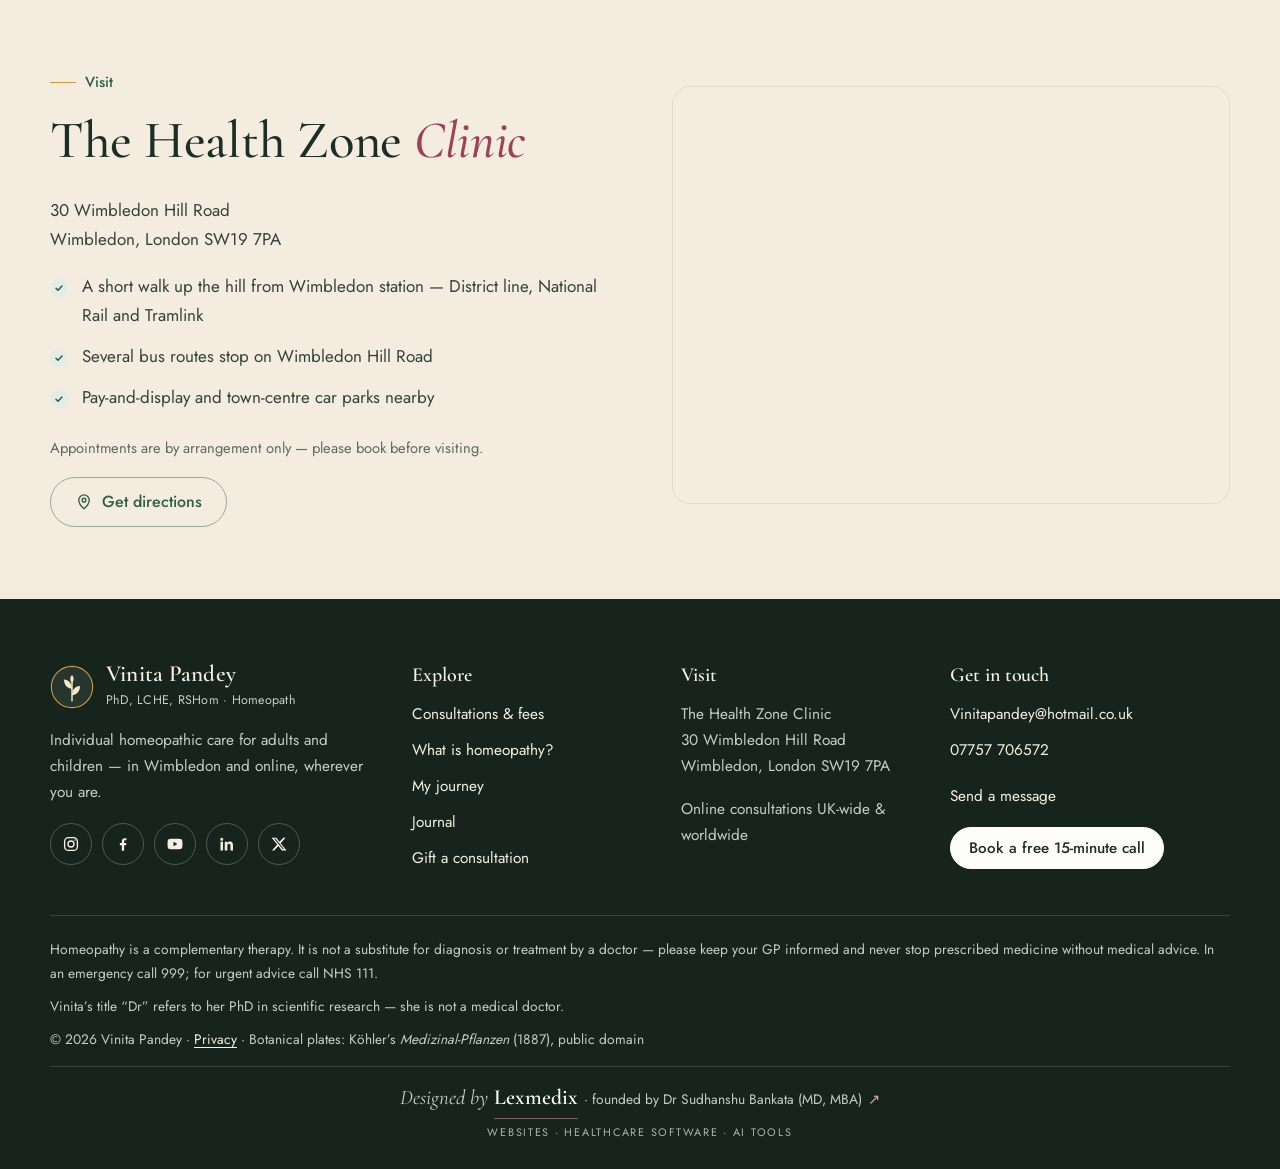
<file: contact/index.html>
<!doctype html>
<html lang="en-GB" data-root="../">
<head>
<meta charset="utf-8">
<meta name="viewport" content="width=device-width, initial-scale=1, viewport-fit=cover">
<title>Contact · Vinita Pandey Homeopathy</title>
<meta name="description" content="Contact homeopath Vinita Pandey — email, phone, message form and directions to The Health Zone Clinic, 30 Wimbledon Hill Road, SW19 7PA.">

<link rel="canonical" href="https://drbankata.github.io/vinita-pandey/contact/">
<meta name="theme-color" content="#fbf8f2">
<meta property="og:type" content="website">
<meta property="og:site_name" content="Vinita Pandey · Homeopathy">
<meta property="og:title" content="Contact · Vinita Pandey Homeopathy">
<meta property="og:description" content="Contact homeopath Vinita Pandey — email, phone, message form and directions to The Health Zone Clinic, 30 Wimbledon Hill Road, SW19 7PA.">
<meta property="og:url" content="https://drbankata.github.io/vinita-pandey/contact/">
<meta property="og:image" content="https://drbankata.github.io/vinita-pandey/assets/img/og-image.jpg">
<meta property="og:locale" content="en_GB">
<meta name="twitter:card" content="summary_large_image">
<link rel="icon" href="../assets/img/favicon.svg" type="image/svg+xml">
<link rel="icon" href="../assets/img/favicon.png" sizes="64x64" type="image/png">
<link rel="apple-touch-icon" href="../assets/img/apple-touch-icon.png">
<link rel="preload" href="../assets/fonts/cormorant.woff2" as="font" type="font/woff2" crossorigin>
<link rel="preload" href="../assets/fonts/jost.woff2" as="font" type="font/woff2" crossorigin>
<link rel="stylesheet" href="../assets/css/site.css?v=6c43c918">
<script type="application/ld+json">{"@context": "https://schema.org", "@graph": [{"@type": ["HealthAndBeautyBusiness", "LocalBusiness"], "@id": "https://drbankata.github.io/vinita-pandey/#practice", "name": "Vinita Pandey Homeopathy", "url": "https://drbankata.github.io/vinita-pandey/", "image": "https://drbankata.github.io/vinita-pandey/assets/img/og-image.jpg", "telephone": "+447757706572", "email": "Vinitapandey@hotmail.co.uk", "address": {"@type": "PostalAddress", "streetAddress": "The Health Zone Clinic, 30 Wimbledon Hill Road", "addressLocality": "Wimbledon, London", "postalCode": "SW19 7PA", "addressCountry": "GB"}, "areaServed": ["Wimbledon", "London", "United Kingdom (online)"], "founder": {"@id": "https://drbankata.github.io/vinita-pandey/#vinita"}, "sameAs": ["https://www.instagram.com/vinitapandeyhomeopathy/", "https://www.facebook.com/VinitaPandeyHomeopathy", "https://twitter.com/VinitaPandey24", "https://www.linkedin.com/in/vinita-pandey-5122bb1aa/"]}, {"@type": "Person", "@id": "https://drbankata.github.io/vinita-pandey/#vinita", "name": "Vinita Pandey", "honorificSuffix": "PhD, LCHE, RSHom", "jobTitle": "Homeopath", "worksFor": {"@id": "https://drbankata.github.io/vinita-pandey/#practice"}, "alumniOf": {"@type": "CollegeOrUniversity", "name": "University College London"}, "image": "https://drbankata.github.io/vinita-pandey/assets/img/vinita.jpg"}]}</script>
</head>
<body>
<a class="skip" href="#main">Skip to content</a>
<div class="progress" aria-hidden="true"></div>
<header class="site-header">
  <div class="wrap head-in">
    <a class="brand" href="../"><svg class="mark" viewBox="0 0 48 48" aria-hidden="true"><circle class="m-bg" cx="24" cy="24" r="22.5"/><path class="m-stem" d="M24 39V15"/><path class="m-leaf" d="M24 26c-5.5-.6-8.8-4.6-8.8-10.2 5.4.2 8.8 4.4 8.8 10.2zM24 33c5.5-.6 8.8-4.6 8.8-10.2-5.4.2-8.8 4.4-8.8 10.2zM24 19.5c-2.3-1.9-2.6-6-.1-8.5 2.5 2.3 2.4 6.4.1 8.5z"/></svg><span><span class="brand-name">Vinita Pandey</span><span class="brand-sub">Homeopath · Wimbledon &amp; online</span></span></a>
    <button class="menu-btn" type="button" aria-expanded="false" aria-controls="site-nav"><svg viewBox="0 0 24 24" fill="none" stroke="currentColor" stroke-width="1.8" stroke-linecap="round"><path d="M4 7h16M4 12h16M4 17h10"/></svg><span class="sr-only">Open menu</span></button>
    <nav id="site-nav" aria-label="Main">
      <ul><li><a href="../">Home</a></li><li><a href="../consultations/">Consultations</a></li><li><a href="../homeopathy/">Homeopathy</a></li><li><a href="../about/">My journey</a></li><li><a href="../journal/">Journal</a></li><li><a href="../contact/" aria-current="page">Contact</a></li></ul>
      <a class="btn small nav-cta" href="../consultations/?service=discovery#book" data-book="discovery">Book a free call</a>
    </nav>
  </div>
</header>
<main id="main">

  <section class="page-hero">
    <div class="wrap">
      <div>
        <p class="crumbs"><a href="../">Home</a> / Contact</p>
        <p class="eyebrow">Contact</p>
        <h1>Let&rsquo;s <em>talk</em></h1>
        <p class="lede">Questions about homeopathy, consultations or anything else — Vinita will be glad to hear from you and usually replies within one working day.</p>
        
      </div>
      <figure class="plate-deco"><img src="../assets/img/plates/gelsemium.jpg" alt="" width="300" height="400"><figcaption>Gelsemium sempervirens</figcaption></figure>
    </div>
  </section>

  <section class="section">
    <div class="wrap book-grid">
      <div>
        <h2 style="font-size:2.2rem">Reach Vinita <em>directly</em></h2>
        <div class="ccards" style="margin-bottom:28px">
          <a class="ccard" data-show="email" hidden><span class="icon-disc"><svg viewBox="0 0 24 24" fill="none" stroke="currentColor" stroke-width="1.8" stroke-linecap="round" stroke-linejoin="round" aria-hidden="true"><rect x="3" y="5" width="18" height="14" rx="2.5"/><path d="M3.5 6.5l8.5 6.5 8.5-6.5"/></svg></span><span><b>Email</b><span data-fill></span></span></a>
          <a class="ccard" data-show="phone" hidden><span class="icon-disc"><svg viewBox="0 0 24 24" fill="none" stroke="currentColor" stroke-width="1.8" stroke-linecap="round" stroke-linejoin="round" aria-hidden="true"><path d="M5 4h3.5l1.8 4.5-2.3 1.4a11 11 0 006.1 6.1l1.4-2.3L20 15.5V19a1.5 1.5 0 01-1.6 1.5C10.6 20 4 13.4 3.5 5.6A1.5 1.5 0 015 4z"/></svg></span><span><b>Phone</b><span data-fill></span></span></a>
          <a class="ccard" data-show="whatsapp" hidden><span class="icon-disc"><svg viewBox="0 0 24 24" fill="currentColor" aria-hidden="true"><path d="M12 2.2A9.8 9.8 0 003.6 17l-1.3 4.8 4.9-1.3A9.8 9.8 0 1012 2.2zm0 17.9a8.1 8.1 0 01-4.1-1.1l-.3-.2-2.9.8.8-2.8-.2-.3A8.1 8.1 0 1112 20.1zm4.5-6.1c-.2-.1-1.5-.7-1.7-.8s-.4-.1-.6.1-.7.8-.8 1-.3.2-.5.1a6.6 6.6 0 01-3.3-2.9c-.2-.4.3-.4.8-1.3a.5.5 0 000-.5l-.8-1.8c-.2-.5-.4-.4-.6-.4h-.5a1 1 0 00-.7.3 3 3 0 00-.9 2.2 5.2 5.2 0 001.1 2.7 11.8 11.8 0 004.5 4c1.7.7 2.3.8 3.2.6a2.7 2.7 0 001.8-1.2 2.2 2.2 0 00.1-1.3c0-.1-.2-.2-.4-.3z"/></svg></span><span><b>WhatsApp</b><span data-fill></span></span></a>
          <a class="ccard" href="../consultations/?service=discovery#book"><span class="icon-disc"><svg viewBox="0 0 24 24" fill="none" stroke="currentColor" stroke-width="1.8" stroke-linecap="round" stroke-linejoin="round" aria-hidden="true"><rect x="3.5" y="5" width="17" height="15.5" rx="2.5"/><path d="M3.5 10h17M8 3v4M16 3v4"/></svg></span><span><b>Free 15-minute call</b><span>Book online in a minute</span></span></a>
        </div>
        <div class="socials" style="margin:0 0 8px">
          <a data-show="instagram" hidden aria-label="Instagram" style="border-color:var(--line);color:var(--ink)"><svg viewBox="0 0 24 24" fill="none" stroke="currentColor" stroke-width="1.8" aria-hidden="true"><rect x="3.5" y="3.5" width="17" height="17" rx="5"/><circle cx="12" cy="12" r="4"/><circle cx="17.3" cy="6.7" r="1" fill="currentColor" stroke="none"/></svg></a>
          <a data-show="facebook" hidden aria-label="Facebook" style="border-color:var(--line);color:var(--ink)"><svg viewBox="0 0 24 24" fill="currentColor" aria-hidden="true"><path d="M13.5 21v-7.5h2.6l.4-3h-3V8.6c0-.9.3-1.5 1.5-1.5h1.6V4.4a21 21 0 00-2.3-.1c-2.3 0-3.9 1.4-3.9 4v2.2H7.8v3h2.6V21z"/></svg></a>
          <a data-show="youtube" hidden aria-label="YouTube" style="border-color:var(--line);color:var(--ink)"><svg viewBox="0 0 24 24" fill="currentColor" aria-hidden="true"><path d="M21.6 7.2a2.5 2.5 0 00-1.8-1.8C18.2 5 12 5 12 5s-6.2 0-7.8.4A2.5 2.5 0 002.4 7.2 26 26 0 002 12a26 26 0 00.4 4.8 2.5 2.5 0 001.8 1.8c1.6.4 7.8.4 7.8.4s6.2 0 7.8-.4a2.5 2.5 0 001.8-1.8A26 26 0 0022 12a26 26 0 00-.4-4.8zM10 15V9l5.2 3z"/></svg></a>
          <a data-show="linkedin" hidden aria-label="LinkedIn" style="border-color:var(--line);color:var(--ink)"><svg viewBox="0 0 24 24" fill="currentColor" aria-hidden="true"><path d="M5 3.5a2 2 0 110 4 2 2 0 010-4zM3.3 9h3.4v11.5H3.3zM9 9h3.3v1.6c.5-.9 1.6-1.9 3.4-1.9 3.6 0 4.3 2.4 4.3 5.4v6.4h-3.4v-5.7c0-1.4 0-3.1-1.9-3.1s-2.2 1.5-2.2 3v5.8H9z"/></svg></a>
          <a data-show="twitter" hidden aria-label="X (Twitter)" style="border-color:var(--line);color:var(--ink)"><svg viewBox="0 0 24 24" fill="currentColor" aria-hidden="true"><path d="M17.8 3.5h3l-6.6 7.5 7.8 9.5h-6.1l-4.8-5.9-5.5 5.9h-3l7-7.9L2.2 3.5h6.2l4.3 5.4zm-1 15.3h1.7L7.3 5.1H5.5z"/></svg></a>
        </div>
      </div>
      <form class="form-card" data-form="contact" novalidate>
        <h2 class="h3" style="font-size:1.8rem">Send a message</h2>
        <div class="row2">
          <div class="field"><label for="ct-name">Name <span class="req">*</span></label><input type="text" id="ct-name" name="name" autocomplete="name" required></div>
          <div class="field"><label for="ct-phone">Phone</label><input type="tel" id="ct-phone" name="phone" autocomplete="tel"></div>
        </div>
        <div class="field"><label for="ct-email">Email <span class="req">*</span></label><input type="email" id="ct-email" name="email" autocomplete="email" required></div>
        <div class="field"><label for="ct-topic">What is it about?</label>
          <select id="ct-topic" name="topic"><option value="General question">General question</option><option value="Consultations">Consultations &amp; fees</option><option value="Children">Homeopathy for children</option><option value="Online consultations">Online consultations</option><option value="Gift voucher">Gift voucher</option><option value="journal">Join the monthly journal</option><option value="Something else">Something else</option></select></div>
        <div class="field"><label for="ct-msg">Message <span class="req">*</span></label><textarea id="ct-msg" name="message" rows="5" required></textarea><p class="hint">Please don&rsquo;t include detailed medical information here — you can share that safely at your consultation.</p></div>
        <div class="field"><label class="check"><input type="checkbox" name="consent" required><span>I&rsquo;m happy for Vinita to reply to me about this message. <a href="../privacy/">Privacy</a> <span class="req">*</span></span></label></div>
        <button class="btn block" type="submit"><svg viewBox="0 0 24 24" fill="none" stroke="currentColor" stroke-width="1.8" stroke-linecap="round" stroke-linejoin="round" aria-hidden="true"><rect x="3" y="5" width="18" height="14" rx="2.5"/><path d="M3.5 6.5l8.5 6.5 8.5-6.5"/></svg> Send message</button>
      </form>
    </div>
  </section>

  <section class="section band-parch" id="visit" aria-labelledby="visit-t">
    <div class="wrap split">
      <div>
        <p class="eyebrow">Visit</p>
        <h2 id="visit-t">The Health Zone <em>Clinic</em></h2>
        <p>30 Wimbledon Hill Road<br>Wimbledon, London SW19 7PA</p>
        <ul class="checks">
          <li>A short walk up the hill from Wimbledon station — District line, National Rail and Tramlink</li>
          <li>Several bus routes stop on Wimbledon Hill Road</li>
          <li>Pay-and-display and town-centre car parks nearby</li>
        </ul>
        <p class="note">Appointments are by arrangement only — please book before visiting.</p>
        <a class="btn ghost" href="https://www.google.com/maps/dir/?api=1&amp;destination=30+Wimbledon+Hill+Road+London+SW19+7PA" target="_blank" rel="noopener"><svg viewBox="0 0 24 24" fill="none" stroke="currentColor" stroke-width="1.8" stroke-linecap="round" stroke-linejoin="round" aria-hidden="true"><path d="M12 21s-7-6.2-7-11.5a7 7 0 1114 0C19 14.8 12 21 12 21z"/><circle cx="12" cy="9.5" r="2.5"/></svg> Get directions</a>
      </div>
      <div class="map"><iframe title="Map: The Health Zone Clinic, 30 Wimbledon Hill Road, SW19 7PA" loading="lazy" referrerpolicy="no-referrer-when-downgrade" src="https://maps.google.com/maps?q=30%20Wimbledon%20Hill%20Road%2C%20London%20SW19%207PA&amp;z=16&amp;output=embed"></iframe></div>
    </div>
  </section>

</main>
<footer class="site-footer">
  <div class="wrap">
    <div class="foot-grid">
      <div>
        <a class="brand" href="../"><svg class="mark" viewBox="0 0 48 48" aria-hidden="true"><circle class="m-bg" cx="24" cy="24" r="22.5"/><path class="m-stem" d="M24 39V15"/><path class="m-leaf" d="M24 26c-5.5-.6-8.8-4.6-8.8-10.2 5.4.2 8.8 4.4 8.8 10.2zM24 33c5.5-.6 8.8-4.6 8.8-10.2-5.4.2-8.8 4.4-8.8 10.2zM24 19.5c-2.3-1.9-2.6-6-.1-8.5 2.5 2.3 2.4 6.4.1 8.5z"/></svg><span><span class="brand-name">Vinita Pandey</span><span class="brand-sub">PhD, LCHE, RSHom · Homeopath</span></span></a>
        <p>Individual homeopathic care for adults and children — in Wimbledon and online, wherever you are.</p>
        <div class="socials">
          <a data-show="instagram" hidden aria-label="Instagram"><svg viewBox="0 0 24 24" fill="none" stroke="currentColor" stroke-width="1.8" aria-hidden="true"><rect x="3.5" y="3.5" width="17" height="17" rx="5"/><circle cx="12" cy="12" r="4"/><circle cx="17.3" cy="6.7" r="1" fill="currentColor" stroke="none"/></svg></a>
          <a data-show="facebook" hidden aria-label="Facebook"><svg viewBox="0 0 24 24" fill="currentColor" aria-hidden="true"><path d="M13.5 21v-7.5h2.6l.4-3h-3V8.6c0-.9.3-1.5 1.5-1.5h1.6V4.4a21 21 0 00-2.3-.1c-2.3 0-3.9 1.4-3.9 4v2.2H7.8v3h2.6V21z"/></svg></a>
          <a data-show="youtube" hidden aria-label="YouTube"><svg viewBox="0 0 24 24" fill="currentColor" aria-hidden="true"><path d="M21.6 7.2a2.5 2.5 0 00-1.8-1.8C18.2 5 12 5 12 5s-6.2 0-7.8.4A2.5 2.5 0 002.4 7.2 26 26 0 002 12a26 26 0 00.4 4.8 2.5 2.5 0 001.8 1.8c1.6.4 7.8.4 7.8.4s6.2 0 7.8-.4a2.5 2.5 0 001.8-1.8A26 26 0 0022 12a26 26 0 00-.4-4.8zM10 15V9l5.2 3z"/></svg></a>
          <a data-show="linkedin" hidden aria-label="LinkedIn"><svg viewBox="0 0 24 24" fill="currentColor" aria-hidden="true"><path d="M5 3.5a2 2 0 110 4 2 2 0 010-4zM3.3 9h3.4v11.5H3.3zM9 9h3.3v1.6c.5-.9 1.6-1.9 3.4-1.9 3.6 0 4.3 2.4 4.3 5.4v6.4h-3.4v-5.7c0-1.4 0-3.1-1.9-3.1s-2.2 1.5-2.2 3v5.8H9z"/></svg></a>
          <a data-show="twitter" hidden aria-label="X (Twitter)"><svg viewBox="0 0 24 24" fill="currentColor" aria-hidden="true"><path d="M17.8 3.5h3l-6.6 7.5 7.8 9.5h-6.1l-4.8-5.9-5.5 5.9h-3l7-7.9L2.2 3.5h6.2l4.3 5.4zm-1 15.3h1.7L7.3 5.1H5.5z"/></svg></a>
        </div>
      </div>
      <div>
        <h2 class="fh">Explore</h2>
        <ul class="flist">
          <li><a href="../consultations/">Consultations &amp; fees</a></li>
          <li><a href="../homeopathy/">What is homeopathy?</a></li>
          <li><a href="../about/">My journey</a></li>
          <li><a href="../journal/">Journal</a></li>
          <li><a href="../consultations/#gift">Gift a consultation</a></li>
        </ul>
      </div>
      <div>
        <h2 class="fh">Visit</h2>
        <p>The Health Zone Clinic<br>30 Wimbledon Hill Road<br>Wimbledon, London SW19 7PA</p>
        <p>Online consultations UK-wide &amp; worldwide</p>
      </div>
      <div>
        <h2 class="fh">Get in touch</h2>
        <ul class="flist">
          <li><a data-show="email" hidden><span data-fill></span></a></li>
          <li><a data-show="phone" hidden><span data-fill></span></a></li>
          <li><a data-show="whatsapp" hidden>WhatsApp</a></li>
          <li><a href="../contact/">Send a message</a></li>
        </ul>
        <a class="btn small light" style="margin-top:18px" href="../consultations/?service=discovery#book" data-book="discovery">Book a free 15-minute call</a>
      </div>
    </div>
    <div class="legal">
      <p>Homeopathy is a complementary therapy. It is not a substitute for diagnosis or treatment by a doctor — please keep your GP informed and never stop prescribed medicine without medical advice. In an emergency call 999; for urgent advice call NHS 111.</p>
      <p>Vinita&rsquo;s title &ldquo;Dr&rdquo; refers to her PhD in scientific research — she is not a medical doctor.</p>
      <p>&copy; <span data-year>2026</span> Vinita Pandey · <a href="../privacy/">Privacy</a> · Botanical plates: Köhler&rsquo;s <i>Medizinal-Pflanzen</i> (1887), public domain</p>
    </div>
  <div class="made-by"><a class="mb" href="https://lexmedix.in/services/" target="_blank" rel="noopener"><span class="mb-main"><span class="mb-pre">Designed by</span> <span class="mb-name">Lexmedix</span> <span class="mb-cred"><span class="mb-dot" aria-hidden="true">&middot; </span><span class="mb-sr">, </span>founded by Dr Sudhanshu Bankata (MD, MBA)</span><span class="mb-arrow" aria-hidden="true">&#8599;</span></span><span class="mb-sr">, </span><span class="mb-sub">Websites &middot; Healthcare software &middot; AI tools</span><span class="mb-sr"> (opens in a new tab)</span></a></div>
</div>
</footer>
<button class="to-top" type="button" aria-label="Back to top"><svg viewBox="0 0 24 24" fill="none" stroke="currentColor" stroke-width="1.8" stroke-linecap="round" stroke-linejoin="round" aria-hidden="true"><path d="M12 19V5M6 11l6-6 6 6"/></svg></button>
<a class="wa-float" data-show="whatsapp" hidden aria-label="Message Vinita on WhatsApp"><svg viewBox="0 0 24 24" fill="currentColor" aria-hidden="true"><path d="M12 2.2A9.8 9.8 0 003.6 17l-1.3 4.8 4.9-1.3A9.8 9.8 0 1012 2.2zm0 17.9a8.1 8.1 0 01-4.1-1.1l-.3-.2-2.9.8.8-2.8-.2-.3A8.1 8.1 0 1112 20.1zm4.5-6.1c-.2-.1-1.5-.7-1.7-.8s-.4-.1-.6.1-.7.8-.8 1-.3.2-.5.1a6.6 6.6 0 01-3.3-2.9c-.2-.4.3-.4.8-1.3a.5.5 0 000-.5l-.8-1.8c-.2-.5-.4-.4-.6-.4h-.5a1 1 0 00-.7.3 3 3 0 00-.9 2.2 5.2 5.2 0 001.1 2.7 11.8 11.8 0 004.5 4c1.7.7 2.3.8 3.2.6a2.7 2.7 0 001.8-1.2 2.2 2.2 0 00.1-1.3c0-.1-.2-.2-.4-.3z"/></svg></a>
<aside class="mbar" aria-label="Quick booking">
  <a class="btn" href="../consultations/?service=discovery#book" data-book="discovery"><svg viewBox="0 0 24 24" fill="none" stroke="currentColor" stroke-width="1.8" stroke-linecap="round" stroke-linejoin="round" aria-hidden="true"><rect x="3.5" y="5" width="17" height="15.5" rx="2.5"/><path d="M3.5 10h17M8 3v4M16 3v4"/></svg> Free 15-min call</a>
  <a class="btn ghost" data-show="phone" hidden aria-label="Call Vinita"><svg viewBox="0 0 24 24" fill="none" stroke="currentColor" stroke-width="1.8" stroke-linecap="round" stroke-linejoin="round" aria-hidden="true"><path d="M5 4h3.5l1.8 4.5-2.3 1.4a11 11 0 006.1 6.1l1.4-2.3L20 15.5V19a1.5 1.5 0 01-1.6 1.5C10.6 20 4 13.4 3.5 5.6A1.5 1.5 0 015 4z"/></svg> Call</a>
</aside>
<dialog id="send-dlg" aria-labelledby="send-t">
  <button class="dlg-x" type="button" data-close aria-label="Close"><svg viewBox="0 0 24 24" fill="none" stroke="currentColor" stroke-width="1.8" stroke-linecap="round" aria-hidden="true"><path d="M6 6l12 12M18 6L6 18"/></svg></button>
  <div class="dlg-in">
    <div data-unsent><h2 id="send-t">Nearly there</h2><p>Your details are ready. Choose how to send them to Vinita — she usually replies within one working day and will confirm a time with you.</p></div>
    <div data-sent hidden><h2>Thank you — it&rsquo;s on its way</h2><p>Vinita will reply by email, usually within one working day.</p></div>
    <pre class="msg-preview" tabindex="0" aria-label="Your message"></pre>
    <div class="send-opts">
      <a class="btn" data-send="email" hidden><svg viewBox="0 0 24 24" fill="none" stroke="currentColor" stroke-width="1.8" stroke-linecap="round" stroke-linejoin="round" aria-hidden="true"><rect x="3" y="5" width="18" height="14" rx="2.5"/><path d="M3.5 6.5l8.5 6.5 8.5-6.5"/></svg> Send by email</a>
      <a class="btn" data-send="whatsapp" hidden><svg viewBox="0 0 24 24" fill="currentColor" aria-hidden="true"><path d="M12 2.2A9.8 9.8 0 003.6 17l-1.3 4.8 4.9-1.3A9.8 9.8 0 1012 2.2zm0 17.9a8.1 8.1 0 01-4.1-1.1l-.3-.2-2.9.8.8-2.8-.2-.3A8.1 8.1 0 1112 20.1zm4.5-6.1c-.2-.1-1.5-.7-1.7-.8s-.4-.1-.6.1-.7.8-.8 1-.3.2-.5.1a6.6 6.6 0 01-3.3-2.9c-.2-.4.3-.4.8-1.3a.5.5 0 000-.5l-.8-1.8c-.2-.5-.4-.4-.6-.4h-.5a1 1 0 00-.7.3 3 3 0 00-.9 2.2 5.2 5.2 0 001.1 2.7 11.8 11.8 0 004.5 4c1.7.7 2.3.8 3.2.6a2.7 2.7 0 001.8-1.2 2.2 2.2 0 00.1-1.3c0-.1-.2-.2-.4-.3z"/></svg> Send on WhatsApp</a>
      <a class="btn ghost" data-send="form" hidden>Use the online form</a>
      <a class="btn ghost" data-show="booking" hidden><svg viewBox="0 0 24 24" fill="none" stroke="currentColor" stroke-width="1.8" stroke-linecap="round" stroke-linejoin="round" aria-hidden="true"><rect x="3.5" y="5" width="17" height="15.5" rx="2.5"/><path d="M3.5 10h17M8 3v4M16 3v4"/></svg> Pick a time in Vinita&rsquo;s diary</a>
      <a class="btn ghost" data-pay-now hidden><svg viewBox="0 0 24 24" fill="none" stroke="currentColor" stroke-width="1.8" stroke-linecap="round" stroke-linejoin="round" aria-hidden="true"><rect x="2.5" y="5" width="19" height="14" rx="2.5"/><path d="M2.5 10h19M6.5 15h4"/></svg> Pay securely online</a>
      <button class="btn ghost" type="button" data-copy><svg viewBox="0 0 24 24" fill="none" stroke="currentColor" stroke-width="1.8" stroke-linecap="round" stroke-linejoin="round" aria-hidden="true"><rect x="8" y="8" width="12" height="12" rx="2"/><path d="M16 8V5.5A1.5 1.5 0 0014.5 4h-9A1.5 1.5 0 004 5.5v9A1.5 1.5 0 005.5 16H8"/></svg> Copy the details</button>
    </div>
    <p class="note" data-bank-line hidden style="margin-top:14px">Prefer bank transfer? <span></span></p>
    <p class="note" style="margin-top:14px">Rather talk? Call <a data-show="phone" hidden><span data-fill></span></a>.</p>
  </div>
</dialog>
<script src="../assets/js/site.js?v=2" defer></script>
</body>
</html>
</file>
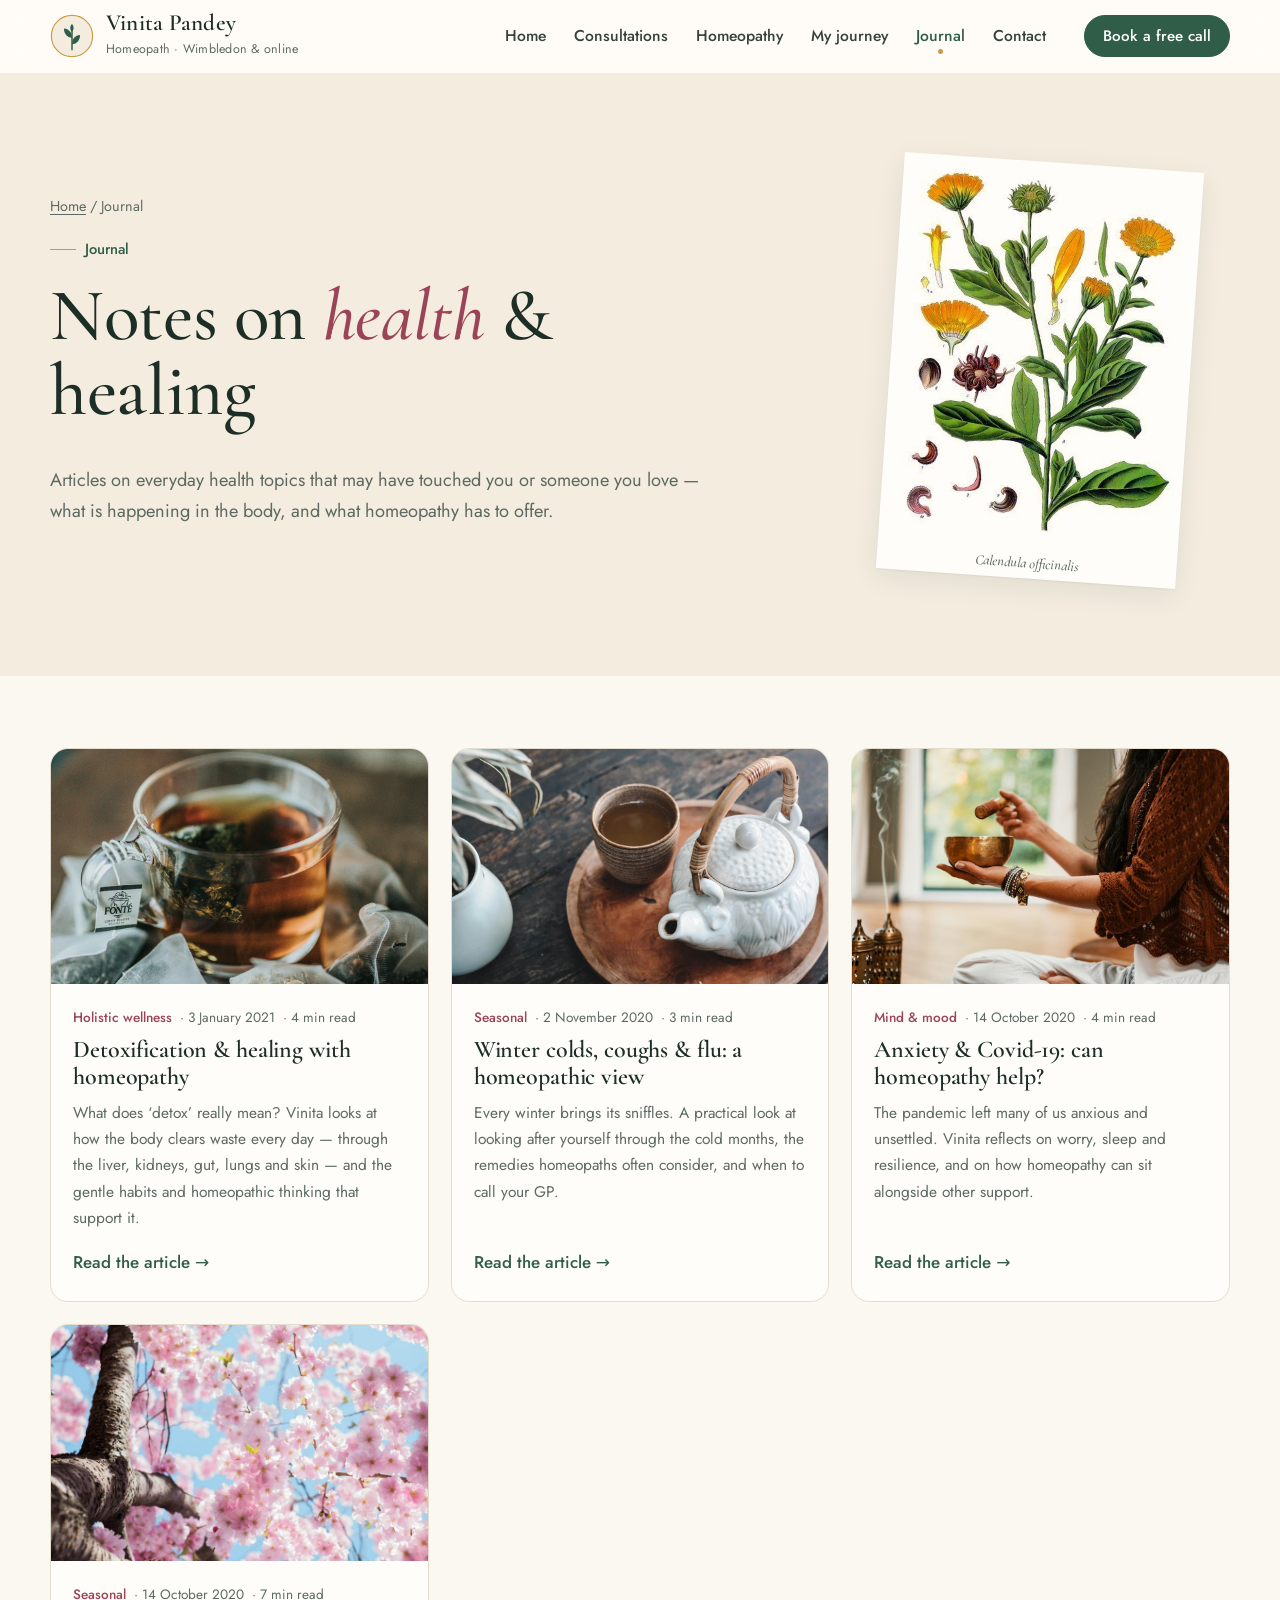
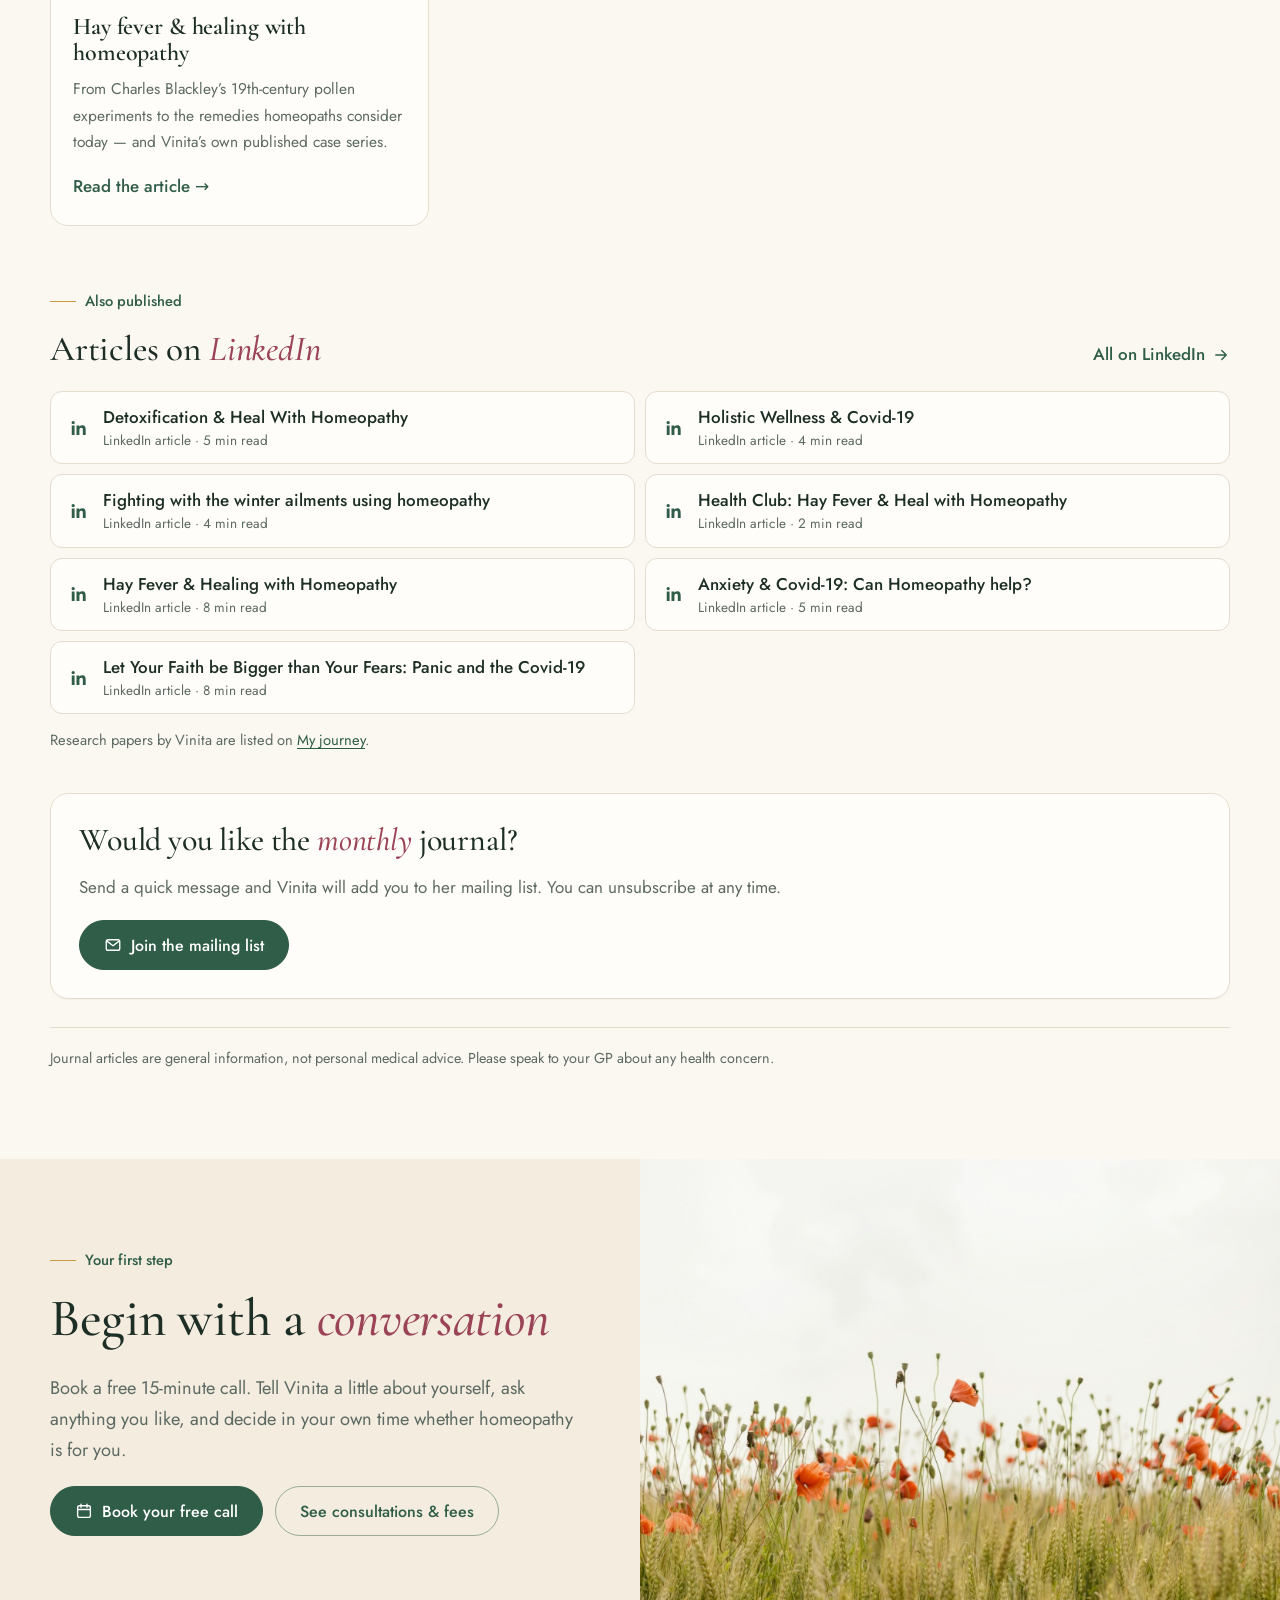
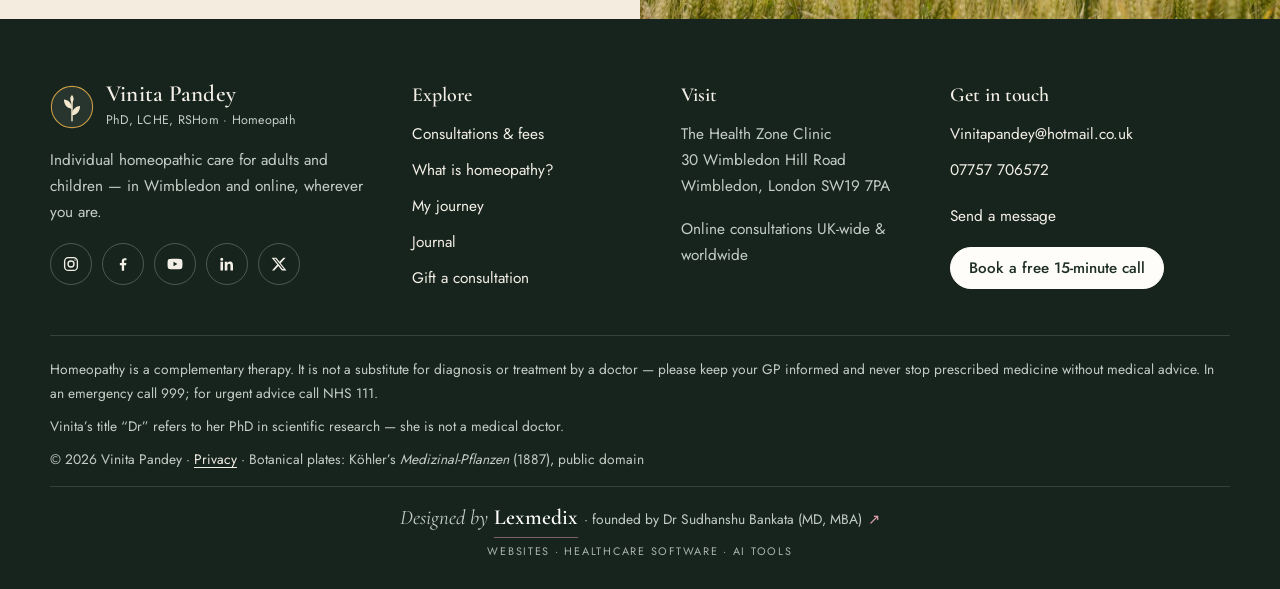
<file: journal/index.html>
<!doctype html>
<html lang="en-GB" data-root="../">
<head>
<meta charset="utf-8">
<meta name="viewport" content="width=device-width, initial-scale=1, viewport-fit=cover">
<title>Journal · Vinita Pandey Homeopathy</title>
<meta name="description" content="Articles by homeopath Vinita Pandey on detox, winter colds, hay fever, anxiety and more.">

<link rel="canonical" href="https://drbankata.github.io/vinita-pandey/journal/">
<meta name="theme-color" content="#fbf8f2">
<meta property="og:type" content="website">
<meta property="og:site_name" content="Vinita Pandey · Homeopathy">
<meta property="og:title" content="Journal · Vinita Pandey Homeopathy">
<meta property="og:description" content="Articles by homeopath Vinita Pandey on detox, winter colds, hay fever, anxiety and more.">
<meta property="og:url" content="https://drbankata.github.io/vinita-pandey/journal/">
<meta property="og:image" content="https://drbankata.github.io/vinita-pandey/assets/img/og-image.jpg">
<meta property="og:locale" content="en_GB">
<meta name="twitter:card" content="summary_large_image">
<link rel="icon" href="../assets/img/favicon.svg" type="image/svg+xml">
<link rel="icon" href="../assets/img/favicon.png" sizes="64x64" type="image/png">
<link rel="apple-touch-icon" href="../assets/img/apple-touch-icon.png">
<link rel="preload" href="../assets/fonts/cormorant.woff2" as="font" type="font/woff2" crossorigin>
<link rel="preload" href="../assets/fonts/jost.woff2" as="font" type="font/woff2" crossorigin>
<link rel="stylesheet" href="../assets/css/site.css?v=6c43c918">
<script type="application/ld+json">{"@context": "https://schema.org", "@graph": [{"@type": ["HealthAndBeautyBusiness", "LocalBusiness"], "@id": "https://drbankata.github.io/vinita-pandey/#practice", "name": "Vinita Pandey Homeopathy", "url": "https://drbankata.github.io/vinita-pandey/", "image": "https://drbankata.github.io/vinita-pandey/assets/img/og-image.jpg", "telephone": "+447757706572", "email": "Vinitapandey@hotmail.co.uk", "address": {"@type": "PostalAddress", "streetAddress": "The Health Zone Clinic, 30 Wimbledon Hill Road", "addressLocality": "Wimbledon, London", "postalCode": "SW19 7PA", "addressCountry": "GB"}, "areaServed": ["Wimbledon", "London", "United Kingdom (online)"], "founder": {"@id": "https://drbankata.github.io/vinita-pandey/#vinita"}, "sameAs": ["https://www.instagram.com/vinitapandeyhomeopathy/", "https://www.facebook.com/VinitaPandeyHomeopathy", "https://twitter.com/VinitaPandey24", "https://www.linkedin.com/in/vinita-pandey-5122bb1aa/"]}, {"@type": "Person", "@id": "https://drbankata.github.io/vinita-pandey/#vinita", "name": "Vinita Pandey", "honorificSuffix": "PhD, LCHE, RSHom", "jobTitle": "Homeopath", "worksFor": {"@id": "https://drbankata.github.io/vinita-pandey/#practice"}, "alumniOf": {"@type": "CollegeOrUniversity", "name": "University College London"}, "image": "https://drbankata.github.io/vinita-pandey/assets/img/vinita.jpg"}]}</script>
</head>
<body>
<a class="skip" href="#main">Skip to content</a>
<div class="progress" aria-hidden="true"></div>
<header class="site-header">
  <div class="wrap head-in">
    <a class="brand" href="../"><svg class="mark" viewBox="0 0 48 48" aria-hidden="true"><circle class="m-bg" cx="24" cy="24" r="22.5"/><path class="m-stem" d="M24 39V15"/><path class="m-leaf" d="M24 26c-5.5-.6-8.8-4.6-8.8-10.2 5.4.2 8.8 4.4 8.8 10.2zM24 33c5.5-.6 8.8-4.6 8.8-10.2-5.4.2-8.8 4.4-8.8 10.2zM24 19.5c-2.3-1.9-2.6-6-.1-8.5 2.5 2.3 2.4 6.4.1 8.5z"/></svg><span><span class="brand-name">Vinita Pandey</span><span class="brand-sub">Homeopath · Wimbledon &amp; online</span></span></a>
    <button class="menu-btn" type="button" aria-expanded="false" aria-controls="site-nav"><svg viewBox="0 0 24 24" fill="none" stroke="currentColor" stroke-width="1.8" stroke-linecap="round"><path d="M4 7h16M4 12h16M4 17h10"/></svg><span class="sr-only">Open menu</span></button>
    <nav id="site-nav" aria-label="Main">
      <ul><li><a href="../">Home</a></li><li><a href="../consultations/">Consultations</a></li><li><a href="../homeopathy/">Homeopathy</a></li><li><a href="../about/">My journey</a></li><li><a href="../journal/" aria-current="page">Journal</a></li><li><a href="../contact/">Contact</a></li></ul>
      <a class="btn small nav-cta" href="../consultations/?service=discovery#book" data-book="discovery">Book a free call</a>
    </nav>
  </div>
</header>
<main id="main">

  <section class="page-hero">
    <div class="wrap">
      <div>
        <p class="crumbs"><a href="../">Home</a> / Journal</p>
        <p class="eyebrow">Journal</p>
        <h1>Notes on <em>health</em> &amp; healing</h1>
        <p class="lede">Articles on everyday health topics that may have touched you or someone you love — what is happening in the body, and what homeopathy has to offer.</p>
        
      </div>
      <figure class="plate-deco"><img src="../assets/img/plates/calendula.jpg" alt="" width="300" height="400"><figcaption>Calendula officinalis</figcaption></figure>
    </div>
  </section>
  <section class="section" aria-labelledby="art-t">
    <div class="wrap">
      <h2 id="art-t" class="sr-only">Articles</h2>
      <div class="posts three"><article class="post">
      <div class="pimg"><img src="../assets/img/photos/tea-glass.jpg" alt="" loading="lazy" width="800" height="500"></div>
      <div class="pbody">
        <p class="pmeta"><span class="cat">Holistic wellness</span><span>· 3 January 2021</span><span>· 4 min read</span></p>
        <h3><a href="detoxification/">Detoxification &amp; healing with homeopathy</a></h3>
        <p>What does ‘detox’ really mean? Vinita looks at how the body clears waste every day — through the liver, kidneys, gut, lungs and skin — and the gentle habits and homeopathic thinking that support it.</p>
        <span class="more">Read the article →</span>
      </div>
    </article><article class="post">
      <div class="pimg"><img src="../assets/img/photos/teapot.jpg" alt="" loading="lazy" width="800" height="500"></div>
      <div class="pbody">
        <p class="pmeta"><span class="cat">Seasonal</span><span>· 2 November 2020</span><span>· 3 min read</span></p>
        <h3><a href="winter-colds-coughs-flu/">Winter colds, coughs &amp; flu: a homeopathic view</a></h3>
        <p>Every winter brings its sniffles. A practical look at looking after yourself through the cold months, the remedies homeopaths often consider, and when to call your GP.</p>
        <span class="more">Read the article →</span>
      </div>
    </article><article class="post">
      <div class="pimg"><img src="../assets/img/photos/singing-bowl.jpg" alt="" loading="lazy" width="800" height="500"></div>
      <div class="pbody">
        <p class="pmeta"><span class="cat">Mind &amp; mood</span><span>· 14 October 2020</span><span>· 4 min read</span></p>
        <h3><a href="anxiety-and-covid-19/">Anxiety &amp; Covid-19: can homeopathy help?</a></h3>
        <p>The pandemic left many of us anxious and unsettled. Vinita reflects on worry, sleep and resilience, and on how homeopathy can sit alongside other support.</p>
        <span class="more">Read the article →</span>
      </div>
    </article><article class="post">
      <div class="pimg"><img src="../assets/img/photos/blossom.jpg" alt="" loading="lazy" width="800" height="500"></div>
      <div class="pbody">
        <p class="pmeta"><span class="cat">Seasonal</span><span>· 14 October 2020</span><span>· 7 min read</span></p>
        <h3><a href="hay-fever/">Hay fever &amp; healing with homeopathy</a></h3>
        <p>From Charles Blackley&rsquo;s 19th-century pollen experiments to the remedies homeopaths consider today — and Vinita&rsquo;s own published case series.</p>
        <span class="more">Read the article →</span>
      </div>
    </article></div>

      <div style="margin-top:56px">
        <div class="mm-head" style="margin-bottom:22px"><div><p class="eyebrow">Also published</p><h2 style="font-size:2.2rem;margin:0">Articles on <em>LinkedIn</em></h2></div><a class="link-arrow" href="https://www.linkedin.com/in/vinita-pandey-5122bb1aa/recent-activity/articles/" target="_blank" rel="noopener">All on LinkedIn <svg viewBox="0 0 24 24" fill="none" stroke="currentColor" stroke-width="1.8" stroke-linecap="round" stroke-linejoin="round" aria-hidden="true"><path d="M5 12h14M13 6l6 6-6 6"/></svg></a></div>
        <ul class="li-list"><li><a href="https://www.linkedin.com/pulse/detoxification-heal-homeopathy-vinita-pandey/" target="_blank" rel="noopener"><svg viewBox="0 0 24 24" fill="currentColor" aria-hidden="true"><path d="M5 3.5a2 2 0 110 4 2 2 0 010-4zM3.3 9h3.4v11.5H3.3zM9 9h3.3v1.6c.5-.9 1.6-1.9 3.4-1.9 3.6 0 4.3 2.4 4.3 5.4v6.4h-3.4v-5.7c0-1.4 0-3.1-1.9-3.1s-2.2 1.5-2.2 3v5.8H9z"/></svg><span>Detoxification &amp; Heal With Homeopathy<small>LinkedIn article · 5 min read</small></span></a></li><li><a href="https://www.linkedin.com/pulse/holistic-wellness-covid-19-vinita-pandey/" target="_blank" rel="noopener"><svg viewBox="0 0 24 24" fill="currentColor" aria-hidden="true"><path d="M5 3.5a2 2 0 110 4 2 2 0 010-4zM3.3 9h3.4v11.5H3.3zM9 9h3.3v1.6c.5-.9 1.6-1.9 3.4-1.9 3.6 0 4.3 2.4 4.3 5.4v6.4h-3.4v-5.7c0-1.4 0-3.1-1.9-3.1s-2.2 1.5-2.2 3v5.8H9z"/></svg><span>Holistic Wellness &amp; Covid-19<small>LinkedIn article · 4 min read</small></span></a></li><li><a href="https://www.linkedin.com/pulse/fighting-winter-ailments-using-homeopathy-from-colds-coughs-pandey/" target="_blank" rel="noopener"><svg viewBox="0 0 24 24" fill="currentColor" aria-hidden="true"><path d="M5 3.5a2 2 0 110 4 2 2 0 010-4zM3.3 9h3.4v11.5H3.3zM9 9h3.3v1.6c.5-.9 1.6-1.9 3.4-1.9 3.6 0 4.3 2.4 4.3 5.4v6.4h-3.4v-5.7c0-1.4 0-3.1-1.9-3.1s-2.2 1.5-2.2 3v5.8H9z"/></svg><span>Fighting with the winter ailments using homeopathy<small>LinkedIn article · 4 min read</small></span></a></li><li><a href="https://www.linkedin.com/pulse/health-club-hay-fever-heal-homeopathy-august-2020-vinita-pandey/" target="_blank" rel="noopener"><svg viewBox="0 0 24 24" fill="currentColor" aria-hidden="true"><path d="M5 3.5a2 2 0 110 4 2 2 0 010-4zM3.3 9h3.4v11.5H3.3zM9 9h3.3v1.6c.5-.9 1.6-1.9 3.4-1.9 3.6 0 4.3 2.4 4.3 5.4v6.4h-3.4v-5.7c0-1.4 0-3.1-1.9-3.1s-2.2 1.5-2.2 3v5.8H9z"/></svg><span>Health Club: Hay Fever &amp; Heal with Homeopathy<small>LinkedIn article · 2 min read</small></span></a></li><li><a href="https://www.linkedin.com/pulse/hay-fever-healing-homeopathy-vinita-pandey/" target="_blank" rel="noopener"><svg viewBox="0 0 24 24" fill="currentColor" aria-hidden="true"><path d="M5 3.5a2 2 0 110 4 2 2 0 010-4zM3.3 9h3.4v11.5H3.3zM9 9h3.3v1.6c.5-.9 1.6-1.9 3.4-1.9 3.6 0 4.3 2.4 4.3 5.4v6.4h-3.4v-5.7c0-1.4 0-3.1-1.9-3.1s-2.2 1.5-2.2 3v5.8H9z"/></svg><span>Hay Fever &amp; Healing with Homeopathy<small>LinkedIn article · 8 min read</small></span></a></li><li><a href="https://www.linkedin.com/pulse/anxiety-covid-19-can-homeopathy-help-vinita-pandey/" target="_blank" rel="noopener"><svg viewBox="0 0 24 24" fill="currentColor" aria-hidden="true"><path d="M5 3.5a2 2 0 110 4 2 2 0 010-4zM3.3 9h3.4v11.5H3.3zM9 9h3.3v1.6c.5-.9 1.6-1.9 3.4-1.9 3.6 0 4.3 2.4 4.3 5.4v6.4h-3.4v-5.7c0-1.4 0-3.1-1.9-3.1s-2.2 1.5-2.2 3v5.8H9z"/></svg><span>Anxiety &amp; Covid-19: Can Homeopathy help?<small>LinkedIn article · 5 min read</small></span></a></li><li><a href="https://www.linkedin.com/pulse/let-your-faith-bigger-than-fears-panic-covid-19-vinita-pandey/" target="_blank" rel="noopener"><svg viewBox="0 0 24 24" fill="currentColor" aria-hidden="true"><path d="M5 3.5a2 2 0 110 4 2 2 0 010-4zM3.3 9h3.4v11.5H3.3zM9 9h3.3v1.6c.5-.9 1.6-1.9 3.4-1.9 3.6 0 4.3 2.4 4.3 5.4v6.4h-3.4v-5.7c0-1.4 0-3.1-1.9-3.1s-2.2 1.5-2.2 3v5.8H9z"/></svg><span>Let Your Faith be Bigger than Your Fears: Panic and the Covid-19<small>LinkedIn article · 8 min read</small></span></a></li></ul>
        <p class="note" style="margin-top:14px">Research papers by Vinita are listed on <a href="../about/#publications">My journey</a>.</p>
      </div>
      <div class="card" style="margin-top:40px;display:grid;gap:18px;align-items:center" >
        <div><h2 style="font-size:2rem">Would you like the <em>monthly</em> journal?</h2><p class="muted" style="margin:0">Send a quick message and Vinita will add you to her mailing list. You can unsubscribe at any time.</p></div>
        <div><a class="btn" href="../contact/?about=journal"><svg viewBox="0 0 24 24" fill="none" stroke="currentColor" stroke-width="1.8" stroke-linecap="round" stroke-linejoin="round" aria-hidden="true"><rect x="3" y="5" width="18" height="14" rx="2.5"/><path d="M3.5 6.5l8.5 6.5 8.5-6.5"/></svg> Join the mailing list</a></div>
      </div>
      <p class="disclaimer">Journal articles are general information, not personal medical advice. Please speak to your GP about any health concern.</p>
    </div>
  </section>
  <section class="closing" aria-labelledby="cl-t">
    <div class="cl-img"><img src="../assets/img/photos/meadow.jpg" alt="" loading="lazy" width="1800" height="1192"></div>
    <div class="cl-body"><div class="wrap" style="width:auto;margin:0">
      <p class="eyebrow">Your first step</p>
      <h2 id="cl-t">Begin with a <em>conversation</em></h2>
      <p class="lede">Book a free 15-minute call. Tell Vinita a little about yourself, ask anything you like, and decide in your own time whether homeopathy is for you.</p>
      <div class="btns"><a class="btn" href="../consultations/?service=discovery#book" data-book="discovery"><svg viewBox="0 0 24 24" fill="none" stroke="currentColor" stroke-width="1.8" stroke-linecap="round" stroke-linejoin="round" aria-hidden="true"><rect x="3.5" y="5" width="17" height="15.5" rx="2.5"/><path d="M3.5 10h17M8 3v4M16 3v4"/></svg> Book your free call</a><a class="btn ghost" href="../consultations/">See consultations &amp; fees</a></div>
    </div></div>
  </section>

</main>
<footer class="site-footer">
  <div class="wrap">
    <div class="foot-grid">
      <div>
        <a class="brand" href="../"><svg class="mark" viewBox="0 0 48 48" aria-hidden="true"><circle class="m-bg" cx="24" cy="24" r="22.5"/><path class="m-stem" d="M24 39V15"/><path class="m-leaf" d="M24 26c-5.5-.6-8.8-4.6-8.8-10.2 5.4.2 8.8 4.4 8.8 10.2zM24 33c5.5-.6 8.8-4.6 8.8-10.2-5.4.2-8.8 4.4-8.8 10.2zM24 19.5c-2.3-1.9-2.6-6-.1-8.5 2.5 2.3 2.4 6.4.1 8.5z"/></svg><span><span class="brand-name">Vinita Pandey</span><span class="brand-sub">PhD, LCHE, RSHom · Homeopath</span></span></a>
        <p>Individual homeopathic care for adults and children — in Wimbledon and online, wherever you are.</p>
        <div class="socials">
          <a data-show="instagram" hidden aria-label="Instagram"><svg viewBox="0 0 24 24" fill="none" stroke="currentColor" stroke-width="1.8" aria-hidden="true"><rect x="3.5" y="3.5" width="17" height="17" rx="5"/><circle cx="12" cy="12" r="4"/><circle cx="17.3" cy="6.7" r="1" fill="currentColor" stroke="none"/></svg></a>
          <a data-show="facebook" hidden aria-label="Facebook"><svg viewBox="0 0 24 24" fill="currentColor" aria-hidden="true"><path d="M13.5 21v-7.5h2.6l.4-3h-3V8.6c0-.9.3-1.5 1.5-1.5h1.6V4.4a21 21 0 00-2.3-.1c-2.3 0-3.9 1.4-3.9 4v2.2H7.8v3h2.6V21z"/></svg></a>
          <a data-show="youtube" hidden aria-label="YouTube"><svg viewBox="0 0 24 24" fill="currentColor" aria-hidden="true"><path d="M21.6 7.2a2.5 2.5 0 00-1.8-1.8C18.2 5 12 5 12 5s-6.2 0-7.8.4A2.5 2.5 0 002.4 7.2 26 26 0 002 12a26 26 0 00.4 4.8 2.5 2.5 0 001.8 1.8c1.6.4 7.8.4 7.8.4s6.2 0 7.8-.4a2.5 2.5 0 001.8-1.8A26 26 0 0022 12a26 26 0 00-.4-4.8zM10 15V9l5.2 3z"/></svg></a>
          <a data-show="linkedin" hidden aria-label="LinkedIn"><svg viewBox="0 0 24 24" fill="currentColor" aria-hidden="true"><path d="M5 3.5a2 2 0 110 4 2 2 0 010-4zM3.3 9h3.4v11.5H3.3zM9 9h3.3v1.6c.5-.9 1.6-1.9 3.4-1.9 3.6 0 4.3 2.4 4.3 5.4v6.4h-3.4v-5.7c0-1.4 0-3.1-1.9-3.1s-2.2 1.5-2.2 3v5.8H9z"/></svg></a>
          <a data-show="twitter" hidden aria-label="X (Twitter)"><svg viewBox="0 0 24 24" fill="currentColor" aria-hidden="true"><path d="M17.8 3.5h3l-6.6 7.5 7.8 9.5h-6.1l-4.8-5.9-5.5 5.9h-3l7-7.9L2.2 3.5h6.2l4.3 5.4zm-1 15.3h1.7L7.3 5.1H5.5z"/></svg></a>
        </div>
      </div>
      <div>
        <h2 class="fh">Explore</h2>
        <ul class="flist">
          <li><a href="../consultations/">Consultations &amp; fees</a></li>
          <li><a href="../homeopathy/">What is homeopathy?</a></li>
          <li><a href="../about/">My journey</a></li>
          <li><a href="../journal/">Journal</a></li>
          <li><a href="../consultations/#gift">Gift a consultation</a></li>
        </ul>
      </div>
      <div>
        <h2 class="fh">Visit</h2>
        <p>The Health Zone Clinic<br>30 Wimbledon Hill Road<br>Wimbledon, London SW19 7PA</p>
        <p>Online consultations UK-wide &amp; worldwide</p>
      </div>
      <div>
        <h2 class="fh">Get in touch</h2>
        <ul class="flist">
          <li><a data-show="email" hidden><span data-fill></span></a></li>
          <li><a data-show="phone" hidden><span data-fill></span></a></li>
          <li><a data-show="whatsapp" hidden>WhatsApp</a></li>
          <li><a href="../contact/">Send a message</a></li>
        </ul>
        <a class="btn small light" style="margin-top:18px" href="../consultations/?service=discovery#book" data-book="discovery">Book a free 15-minute call</a>
      </div>
    </div>
    <div class="legal">
      <p>Homeopathy is a complementary therapy. It is not a substitute for diagnosis or treatment by a doctor — please keep your GP informed and never stop prescribed medicine without medical advice. In an emergency call 999; for urgent advice call NHS 111.</p>
      <p>Vinita&rsquo;s title &ldquo;Dr&rdquo; refers to her PhD in scientific research — she is not a medical doctor.</p>
      <p>&copy; <span data-year>2026</span> Vinita Pandey · <a href="../privacy/">Privacy</a> · Botanical plates: Köhler&rsquo;s <i>Medizinal-Pflanzen</i> (1887), public domain</p>
    </div>
  <div class="made-by"><a class="mb" href="https://lexmedix.in/services/" target="_blank" rel="noopener"><span class="mb-main"><span class="mb-pre">Designed by</span> <span class="mb-name">Lexmedix</span> <span class="mb-cred"><span class="mb-dot" aria-hidden="true">&middot; </span><span class="mb-sr">, </span>founded by Dr Sudhanshu Bankata (MD, MBA)</span><span class="mb-arrow" aria-hidden="true">&#8599;</span></span><span class="mb-sr">, </span><span class="mb-sub">Websites &middot; Healthcare software &middot; AI tools</span><span class="mb-sr"> (opens in a new tab)</span></a></div>
</div>
</footer>
<button class="to-top" type="button" aria-label="Back to top"><svg viewBox="0 0 24 24" fill="none" stroke="currentColor" stroke-width="1.8" stroke-linecap="round" stroke-linejoin="round" aria-hidden="true"><path d="M12 19V5M6 11l6-6 6 6"/></svg></button>
<a class="wa-float" data-show="whatsapp" hidden aria-label="Message Vinita on WhatsApp"><svg viewBox="0 0 24 24" fill="currentColor" aria-hidden="true"><path d="M12 2.2A9.8 9.8 0 003.6 17l-1.3 4.8 4.9-1.3A9.8 9.8 0 1012 2.2zm0 17.9a8.1 8.1 0 01-4.1-1.1l-.3-.2-2.9.8.8-2.8-.2-.3A8.1 8.1 0 1112 20.1zm4.5-6.1c-.2-.1-1.5-.7-1.7-.8s-.4-.1-.6.1-.7.8-.8 1-.3.2-.5.1a6.6 6.6 0 01-3.3-2.9c-.2-.4.3-.4.8-1.3a.5.5 0 000-.5l-.8-1.8c-.2-.5-.4-.4-.6-.4h-.5a1 1 0 00-.7.3 3 3 0 00-.9 2.2 5.2 5.2 0 001.1 2.7 11.8 11.8 0 004.5 4c1.7.7 2.3.8 3.2.6a2.7 2.7 0 001.8-1.2 2.2 2.2 0 00.1-1.3c0-.1-.2-.2-.4-.3z"/></svg></a>
<aside class="mbar" aria-label="Quick booking">
  <a class="btn" href="../consultations/?service=discovery#book" data-book="discovery"><svg viewBox="0 0 24 24" fill="none" stroke="currentColor" stroke-width="1.8" stroke-linecap="round" stroke-linejoin="round" aria-hidden="true"><rect x="3.5" y="5" width="17" height="15.5" rx="2.5"/><path d="M3.5 10h17M8 3v4M16 3v4"/></svg> Free 15-min call</a>
  <a class="btn ghost" data-show="phone" hidden aria-label="Call Vinita"><svg viewBox="0 0 24 24" fill="none" stroke="currentColor" stroke-width="1.8" stroke-linecap="round" stroke-linejoin="round" aria-hidden="true"><path d="M5 4h3.5l1.8 4.5-2.3 1.4a11 11 0 006.1 6.1l1.4-2.3L20 15.5V19a1.5 1.5 0 01-1.6 1.5C10.6 20 4 13.4 3.5 5.6A1.5 1.5 0 015 4z"/></svg> Call</a>
</aside>
<script src="../assets/js/site.js?v=2" defer></script>
</body>
</html>
</file>
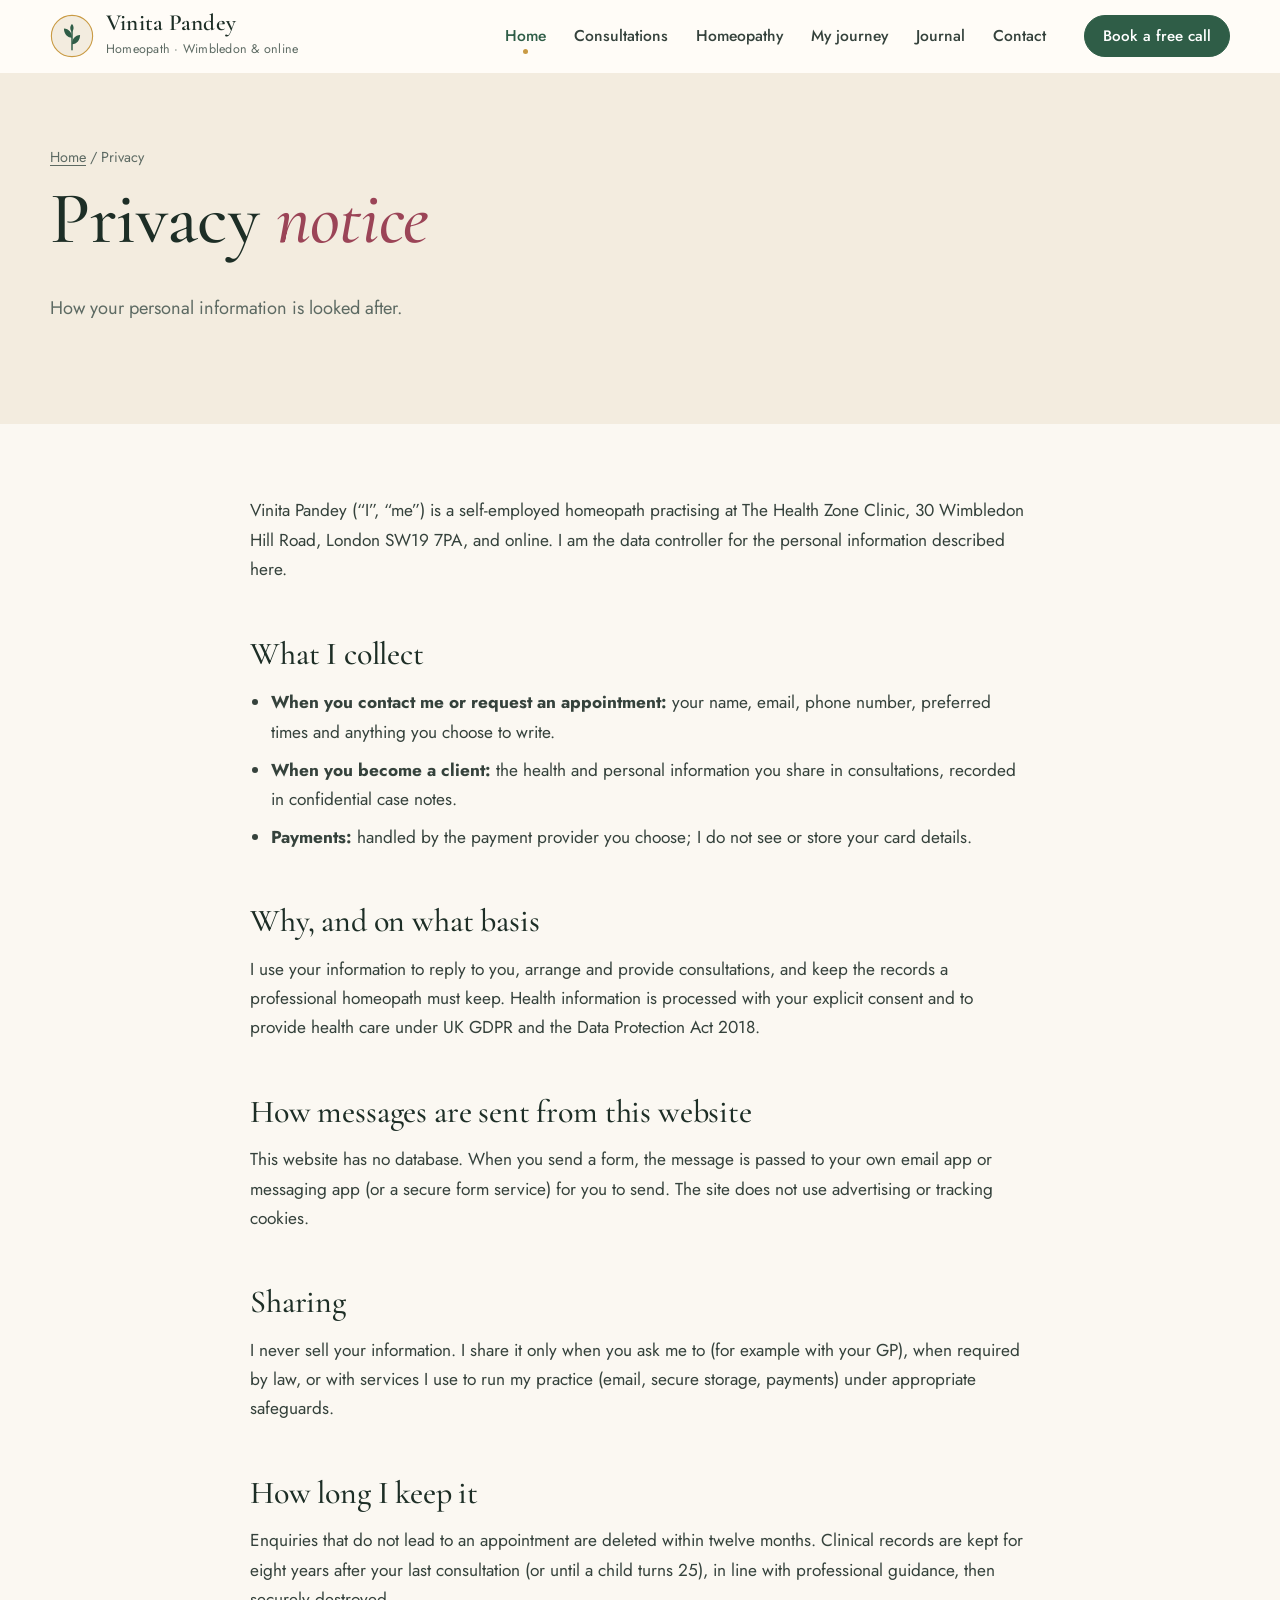
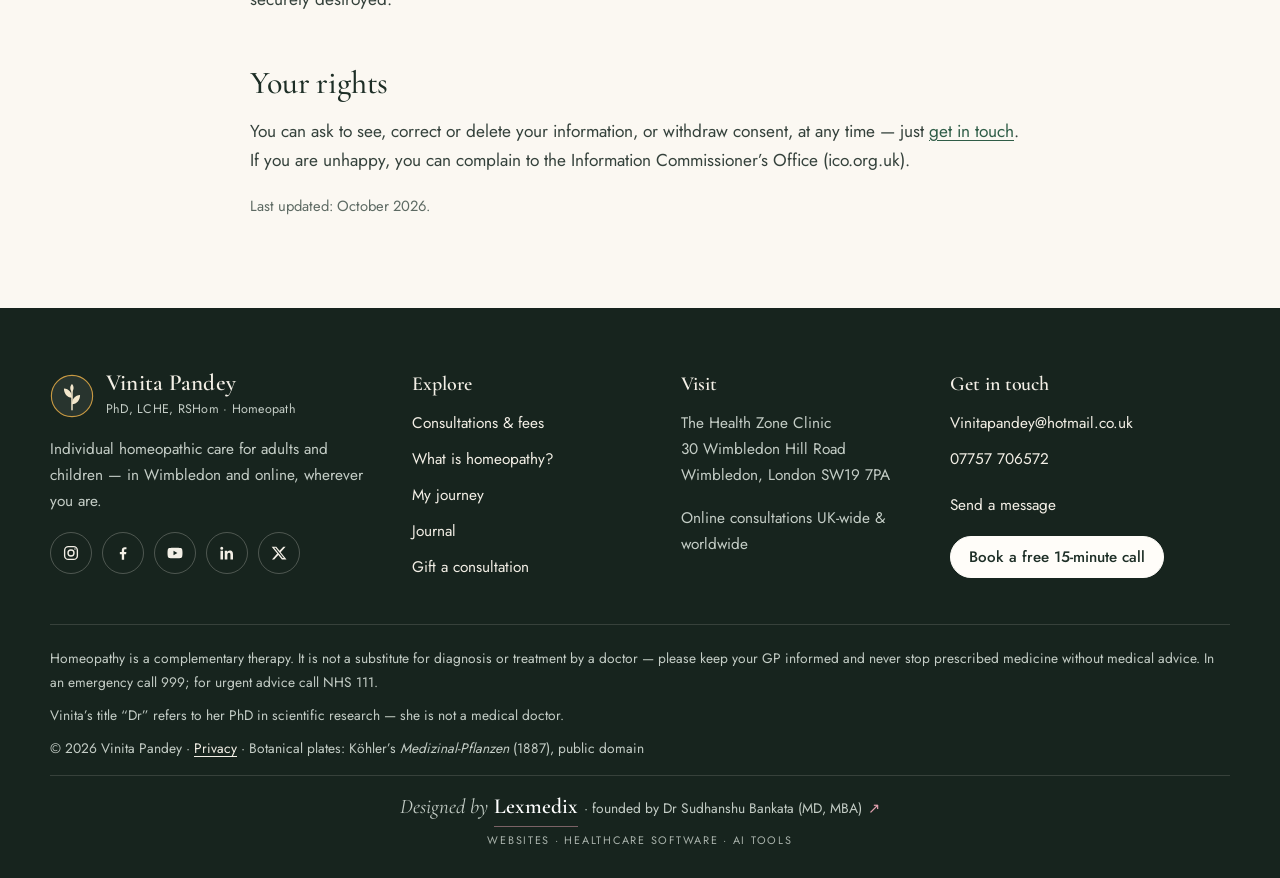
<file: privacy/index.html>
<!doctype html>
<html lang="en-GB" data-root="../">
<head>
<meta charset="utf-8">
<meta name="viewport" content="width=device-width, initial-scale=1, viewport-fit=cover">
<title>Privacy · Vinita Pandey Homeopathy</title>
<meta name="description" content="Privacy notice for Vinita Pandey Homeopathy.">

<link rel="canonical" href="https://drbankata.github.io/vinita-pandey/privacy/">
<meta name="theme-color" content="#fbf8f2">
<meta property="og:type" content="website">
<meta property="og:site_name" content="Vinita Pandey · Homeopathy">
<meta property="og:title" content="Privacy · Vinita Pandey Homeopathy">
<meta property="og:description" content="Privacy notice for Vinita Pandey Homeopathy.">
<meta property="og:url" content="https://drbankata.github.io/vinita-pandey/privacy/">
<meta property="og:image" content="https://drbankata.github.io/vinita-pandey/assets/img/og-image.jpg">
<meta property="og:locale" content="en_GB">
<meta name="twitter:card" content="summary_large_image">
<link rel="icon" href="../assets/img/favicon.svg" type="image/svg+xml">
<link rel="icon" href="../assets/img/favicon.png" sizes="64x64" type="image/png">
<link rel="apple-touch-icon" href="../assets/img/apple-touch-icon.png">
<link rel="preload" href="../assets/fonts/cormorant.woff2" as="font" type="font/woff2" crossorigin>
<link rel="preload" href="../assets/fonts/jost.woff2" as="font" type="font/woff2" crossorigin>
<link rel="stylesheet" href="../assets/css/site.css?v=6c43c918">
<script type="application/ld+json">{"@context": "https://schema.org", "@graph": [{"@type": ["HealthAndBeautyBusiness", "LocalBusiness"], "@id": "https://drbankata.github.io/vinita-pandey/#practice", "name": "Vinita Pandey Homeopathy", "url": "https://drbankata.github.io/vinita-pandey/", "image": "https://drbankata.github.io/vinita-pandey/assets/img/og-image.jpg", "telephone": "+447757706572", "email": "Vinitapandey@hotmail.co.uk", "address": {"@type": "PostalAddress", "streetAddress": "The Health Zone Clinic, 30 Wimbledon Hill Road", "addressLocality": "Wimbledon, London", "postalCode": "SW19 7PA", "addressCountry": "GB"}, "areaServed": ["Wimbledon", "London", "United Kingdom (online)"], "founder": {"@id": "https://drbankata.github.io/vinita-pandey/#vinita"}, "sameAs": ["https://www.instagram.com/vinitapandeyhomeopathy/", "https://www.facebook.com/VinitaPandeyHomeopathy", "https://twitter.com/VinitaPandey24", "https://www.linkedin.com/in/vinita-pandey-5122bb1aa/"]}, {"@type": "Person", "@id": "https://drbankata.github.io/vinita-pandey/#vinita", "name": "Vinita Pandey", "honorificSuffix": "PhD, LCHE, RSHom", "jobTitle": "Homeopath", "worksFor": {"@id": "https://drbankata.github.io/vinita-pandey/#practice"}, "alumniOf": {"@type": "CollegeOrUniversity", "name": "University College London"}, "image": "https://drbankata.github.io/vinita-pandey/assets/img/vinita.jpg"}]}</script>
</head>
<body>
<a class="skip" href="#main">Skip to content</a>
<div class="progress" aria-hidden="true"></div>
<header class="site-header">
  <div class="wrap head-in">
    <a class="brand" href="../"><svg class="mark" viewBox="0 0 48 48" aria-hidden="true"><circle class="m-bg" cx="24" cy="24" r="22.5"/><path class="m-stem" d="M24 39V15"/><path class="m-leaf" d="M24 26c-5.5-.6-8.8-4.6-8.8-10.2 5.4.2 8.8 4.4 8.8 10.2zM24 33c5.5-.6 8.8-4.6 8.8-10.2-5.4.2-8.8 4.4-8.8 10.2zM24 19.5c-2.3-1.9-2.6-6-.1-8.5 2.5 2.3 2.4 6.4.1 8.5z"/></svg><span><span class="brand-name">Vinita Pandey</span><span class="brand-sub">Homeopath · Wimbledon &amp; online</span></span></a>
    <button class="menu-btn" type="button" aria-expanded="false" aria-controls="site-nav"><svg viewBox="0 0 24 24" fill="none" stroke="currentColor" stroke-width="1.8" stroke-linecap="round"><path d="M4 7h16M4 12h16M4 17h10"/></svg><span class="sr-only">Open menu</span></button>
    <nav id="site-nav" aria-label="Main">
      <ul><li><a href="../" aria-current="page">Home</a></li><li><a href="../consultations/">Consultations</a></li><li><a href="../homeopathy/">Homeopathy</a></li><li><a href="../about/">My journey</a></li><li><a href="../journal/">Journal</a></li><li><a href="../contact/">Contact</a></li></ul>
      <a class="btn small nav-cta" href="../consultations/?service=discovery#book" data-book="discovery">Book a free call</a>
    </nav>
  </div>
</header>
<main id="main">

  <section class="page-hero"><div class="wrap"><div><p class="crumbs"><a href="../">Home</a> / Privacy</p><h1>Privacy <em>notice</em></h1><p class="lede">How your personal information is looked after.</p></div></div></section>
  <section class="section"><div class="narrow article">
    <p>Vinita Pandey (&ldquo;I&rdquo;, &ldquo;me&rdquo;) is a self-employed homeopath practising at The Health Zone Clinic, 30 Wimbledon Hill Road, London SW19 7PA, and online. I am the data controller for the personal information described here.</p>
    <h2>What I collect</h2>
    <ul><li><strong>When you contact me or request an appointment:</strong> your name, email, phone number, preferred times and anything you choose to write.</li><li><strong>When you become a client:</strong> the health and personal information you share in consultations, recorded in confidential case notes.</li><li><strong>Payments:</strong> handled by the payment provider you choose; I do not see or store your card details.</li></ul>
    <h2>Why, and on what basis</h2>
    <p>I use your information to reply to you, arrange and provide consultations, and keep the records a professional homeopath must keep. Health information is processed with your explicit consent and to provide health care under UK GDPR and the Data Protection Act 2018.</p>
    <h2>How messages are sent from this website</h2>
    <p>This website has no database. When you send a form, the message is passed to your own email app or messaging app (or a secure form service) for you to send. The site does not use advertising or tracking cookies.</p>
    <h2>Sharing</h2>
    <p>I never sell your information. I share it only when you ask me to (for example with your GP), when required by law, or with services I use to run my practice (email, secure storage, payments) under appropriate safeguards.</p>
    <h2>How long I keep it</h2>
    <p>Enquiries that do not lead to an appointment are deleted within twelve months. Clinical records are kept for eight years after your last consultation (or until a child turns 25), in line with professional guidance, then securely destroyed.</p>
    <h2>Your rights</h2>
    <p>You can ask to see, correct or delete your information, or withdraw consent, at any time — just <a href="../contact/">get in touch</a>. If you are unhappy, you can complain to the Information Commissioner&rsquo;s Office (ico.org.uk).</p>
    <p class="note">Last updated: October 2026.</p>
  </div></section>

</main>
<footer class="site-footer">
  <div class="wrap">
    <div class="foot-grid">
      <div>
        <a class="brand" href="../"><svg class="mark" viewBox="0 0 48 48" aria-hidden="true"><circle class="m-bg" cx="24" cy="24" r="22.5"/><path class="m-stem" d="M24 39V15"/><path class="m-leaf" d="M24 26c-5.5-.6-8.8-4.6-8.8-10.2 5.4.2 8.8 4.4 8.8 10.2zM24 33c5.5-.6 8.8-4.6 8.8-10.2-5.4.2-8.8 4.4-8.8 10.2zM24 19.5c-2.3-1.9-2.6-6-.1-8.5 2.5 2.3 2.4 6.4.1 8.5z"/></svg><span><span class="brand-name">Vinita Pandey</span><span class="brand-sub">PhD, LCHE, RSHom · Homeopath</span></span></a>
        <p>Individual homeopathic care for adults and children — in Wimbledon and online, wherever you are.</p>
        <div class="socials">
          <a data-show="instagram" hidden aria-label="Instagram"><svg viewBox="0 0 24 24" fill="none" stroke="currentColor" stroke-width="1.8" aria-hidden="true"><rect x="3.5" y="3.5" width="17" height="17" rx="5"/><circle cx="12" cy="12" r="4"/><circle cx="17.3" cy="6.7" r="1" fill="currentColor" stroke="none"/></svg></a>
          <a data-show="facebook" hidden aria-label="Facebook"><svg viewBox="0 0 24 24" fill="currentColor" aria-hidden="true"><path d="M13.5 21v-7.5h2.6l.4-3h-3V8.6c0-.9.3-1.5 1.5-1.5h1.6V4.4a21 21 0 00-2.3-.1c-2.3 0-3.9 1.4-3.9 4v2.2H7.8v3h2.6V21z"/></svg></a>
          <a data-show="youtube" hidden aria-label="YouTube"><svg viewBox="0 0 24 24" fill="currentColor" aria-hidden="true"><path d="M21.6 7.2a2.5 2.5 0 00-1.8-1.8C18.2 5 12 5 12 5s-6.2 0-7.8.4A2.5 2.5 0 002.4 7.2 26 26 0 002 12a26 26 0 00.4 4.8 2.5 2.5 0 001.8 1.8c1.6.4 7.8.4 7.8.4s6.2 0 7.8-.4a2.5 2.5 0 001.8-1.8A26 26 0 0022 12a26 26 0 00-.4-4.8zM10 15V9l5.2 3z"/></svg></a>
          <a data-show="linkedin" hidden aria-label="LinkedIn"><svg viewBox="0 0 24 24" fill="currentColor" aria-hidden="true"><path d="M5 3.5a2 2 0 110 4 2 2 0 010-4zM3.3 9h3.4v11.5H3.3zM9 9h3.3v1.6c.5-.9 1.6-1.9 3.4-1.9 3.6 0 4.3 2.4 4.3 5.4v6.4h-3.4v-5.7c0-1.4 0-3.1-1.9-3.1s-2.2 1.5-2.2 3v5.8H9z"/></svg></a>
          <a data-show="twitter" hidden aria-label="X (Twitter)"><svg viewBox="0 0 24 24" fill="currentColor" aria-hidden="true"><path d="M17.8 3.5h3l-6.6 7.5 7.8 9.5h-6.1l-4.8-5.9-5.5 5.9h-3l7-7.9L2.2 3.5h6.2l4.3 5.4zm-1 15.3h1.7L7.3 5.1H5.5z"/></svg></a>
        </div>
      </div>
      <div>
        <h2 class="fh">Explore</h2>
        <ul class="flist">
          <li><a href="../consultations/">Consultations &amp; fees</a></li>
          <li><a href="../homeopathy/">What is homeopathy?</a></li>
          <li><a href="../about/">My journey</a></li>
          <li><a href="../journal/">Journal</a></li>
          <li><a href="../consultations/#gift">Gift a consultation</a></li>
        </ul>
      </div>
      <div>
        <h2 class="fh">Visit</h2>
        <p>The Health Zone Clinic<br>30 Wimbledon Hill Road<br>Wimbledon, London SW19 7PA</p>
        <p>Online consultations UK-wide &amp; worldwide</p>
      </div>
      <div>
        <h2 class="fh">Get in touch</h2>
        <ul class="flist">
          <li><a data-show="email" hidden><span data-fill></span></a></li>
          <li><a data-show="phone" hidden><span data-fill></span></a></li>
          <li><a data-show="whatsapp" hidden>WhatsApp</a></li>
          <li><a href="../contact/">Send a message</a></li>
        </ul>
        <a class="btn small light" style="margin-top:18px" href="../consultations/?service=discovery#book" data-book="discovery">Book a free 15-minute call</a>
      </div>
    </div>
    <div class="legal">
      <p>Homeopathy is a complementary therapy. It is not a substitute for diagnosis or treatment by a doctor — please keep your GP informed and never stop prescribed medicine without medical advice. In an emergency call 999; for urgent advice call NHS 111.</p>
      <p>Vinita&rsquo;s title &ldquo;Dr&rdquo; refers to her PhD in scientific research — she is not a medical doctor.</p>
      <p>&copy; <span data-year>2026</span> Vinita Pandey · <a href="../privacy/">Privacy</a> · Botanical plates: Köhler&rsquo;s <i>Medizinal-Pflanzen</i> (1887), public domain</p>
    </div>
  <div class="made-by"><a class="mb" href="https://lexmedix.in/services/" target="_blank" rel="noopener"><span class="mb-main"><span class="mb-pre">Designed by</span> <span class="mb-name">Lexmedix</span> <span class="mb-cred"><span class="mb-dot" aria-hidden="true">&middot; </span><span class="mb-sr">, </span>founded by Dr Sudhanshu Bankata (MD, MBA)</span><span class="mb-arrow" aria-hidden="true">&#8599;</span></span><span class="mb-sr">, </span><span class="mb-sub">Websites &middot; Healthcare software &middot; AI tools</span><span class="mb-sr"> (opens in a new tab)</span></a></div>
</div>
</footer>
<button class="to-top" type="button" aria-label="Back to top"><svg viewBox="0 0 24 24" fill="none" stroke="currentColor" stroke-width="1.8" stroke-linecap="round" stroke-linejoin="round" aria-hidden="true"><path d="M12 19V5M6 11l6-6 6 6"/></svg></button>
<a class="wa-float" data-show="whatsapp" hidden aria-label="Message Vinita on WhatsApp"><svg viewBox="0 0 24 24" fill="currentColor" aria-hidden="true"><path d="M12 2.2A9.8 9.8 0 003.6 17l-1.3 4.8 4.9-1.3A9.8 9.8 0 1012 2.2zm0 17.9a8.1 8.1 0 01-4.1-1.1l-.3-.2-2.9.8.8-2.8-.2-.3A8.1 8.1 0 1112 20.1zm4.5-6.1c-.2-.1-1.5-.7-1.7-.8s-.4-.1-.6.1-.7.8-.8 1-.3.2-.5.1a6.6 6.6 0 01-3.3-2.9c-.2-.4.3-.4.8-1.3a.5.5 0 000-.5l-.8-1.8c-.2-.5-.4-.4-.6-.4h-.5a1 1 0 00-.7.3 3 3 0 00-.9 2.2 5.2 5.2 0 001.1 2.7 11.8 11.8 0 004.5 4c1.7.7 2.3.8 3.2.6a2.7 2.7 0 001.8-1.2 2.2 2.2 0 00.1-1.3c0-.1-.2-.2-.4-.3z"/></svg></a>
<aside class="mbar" aria-label="Quick booking">
  <a class="btn" href="../consultations/?service=discovery#book" data-book="discovery"><svg viewBox="0 0 24 24" fill="none" stroke="currentColor" stroke-width="1.8" stroke-linecap="round" stroke-linejoin="round" aria-hidden="true"><rect x="3.5" y="5" width="17" height="15.5" rx="2.5"/><path d="M3.5 10h17M8 3v4M16 3v4"/></svg> Free 15-min call</a>
  <a class="btn ghost" data-show="phone" hidden aria-label="Call Vinita"><svg viewBox="0 0 24 24" fill="none" stroke="currentColor" stroke-width="1.8" stroke-linecap="round" stroke-linejoin="round" aria-hidden="true"><path d="M5 4h3.5l1.8 4.5-2.3 1.4a11 11 0 006.1 6.1l1.4-2.3L20 15.5V19a1.5 1.5 0 01-1.6 1.5C10.6 20 4 13.4 3.5 5.6A1.5 1.5 0 015 4z"/></svg> Call</a>
</aside>
<script src="../assets/js/site.js?v=2" defer></script>
</body>
</html>
</file>
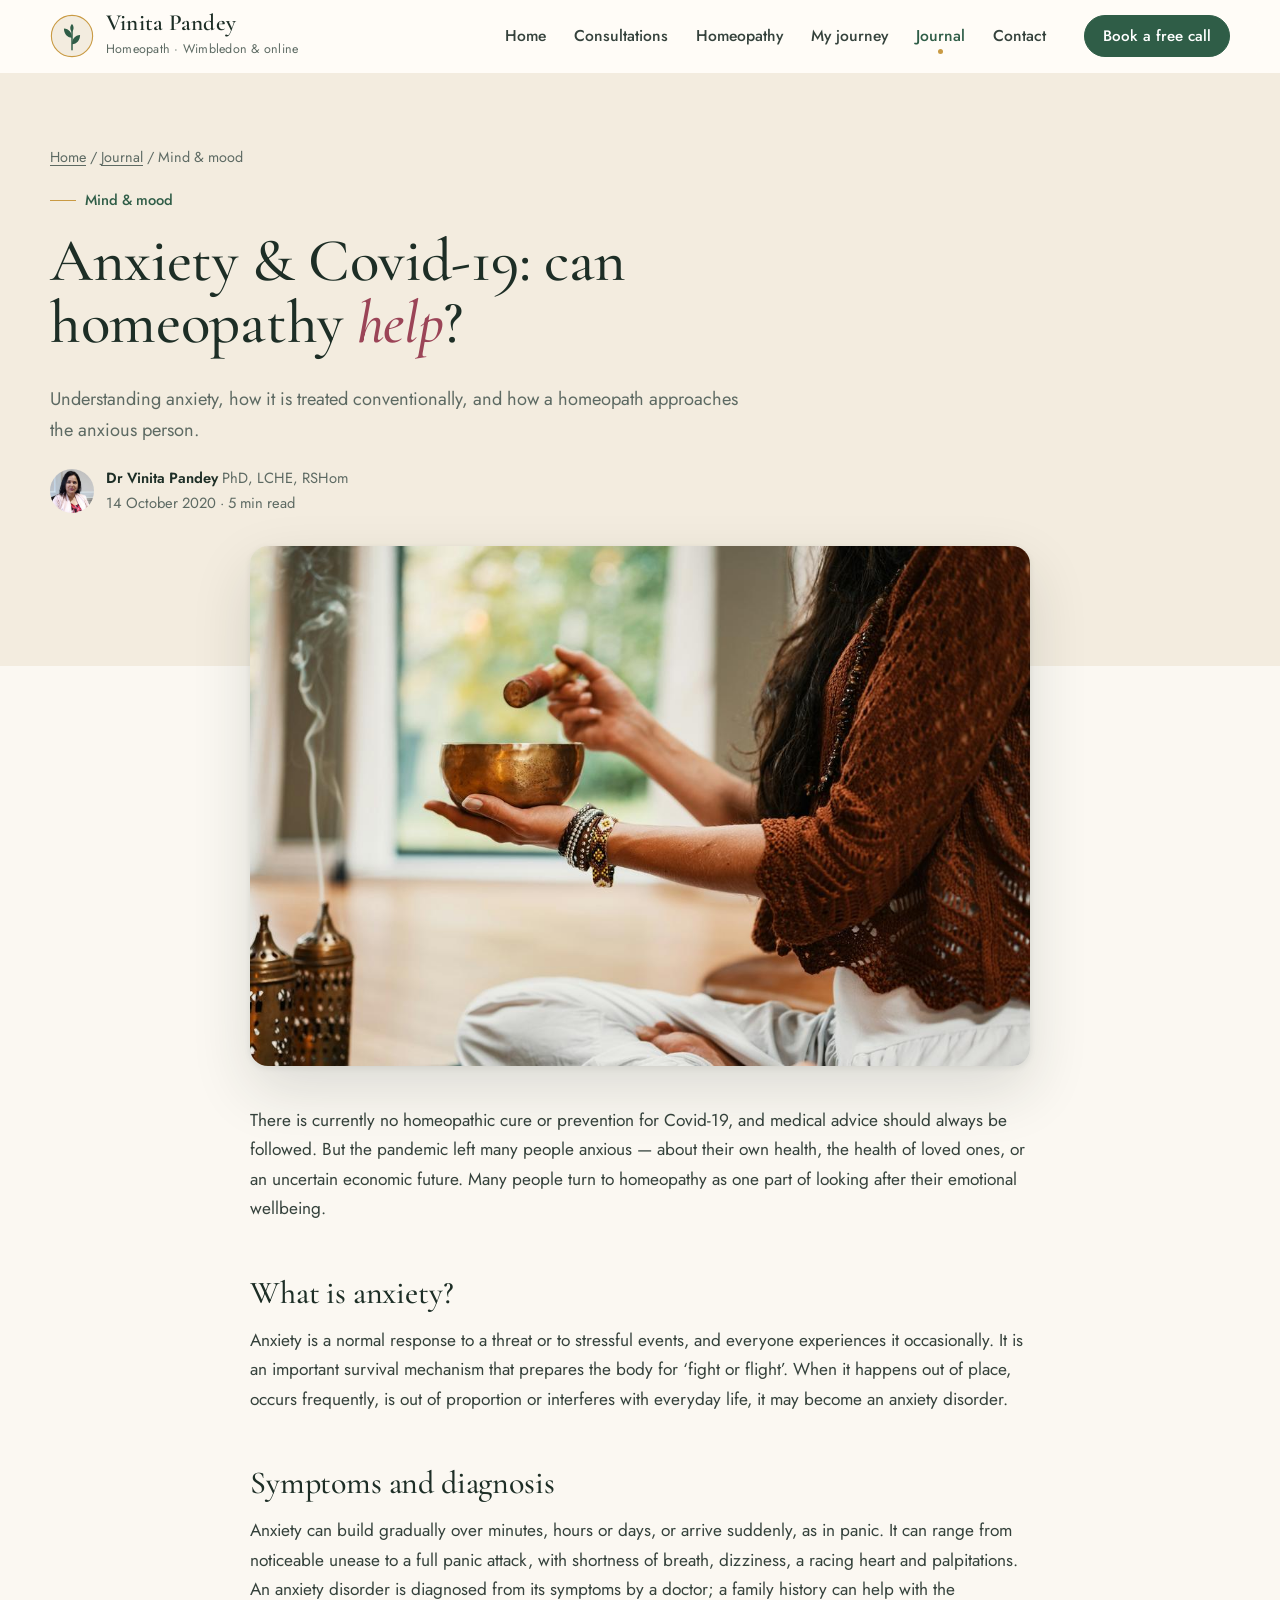
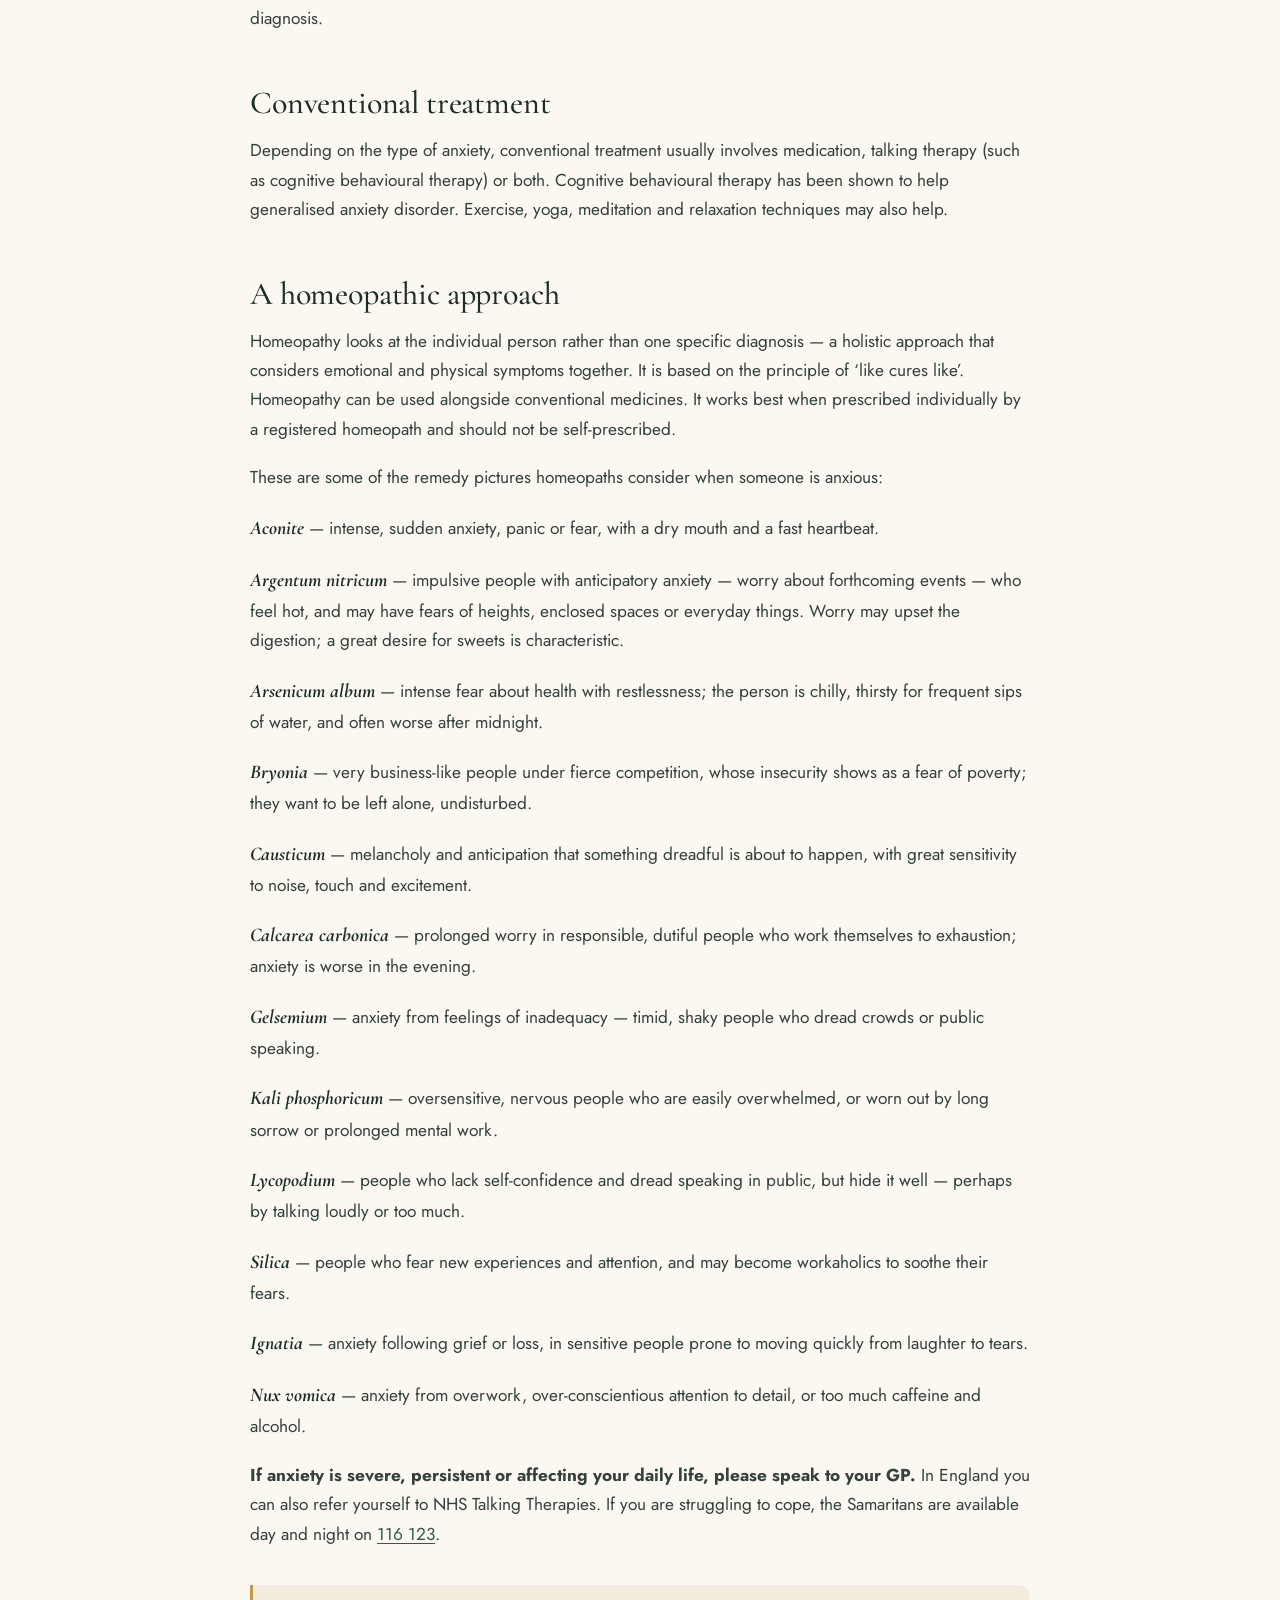
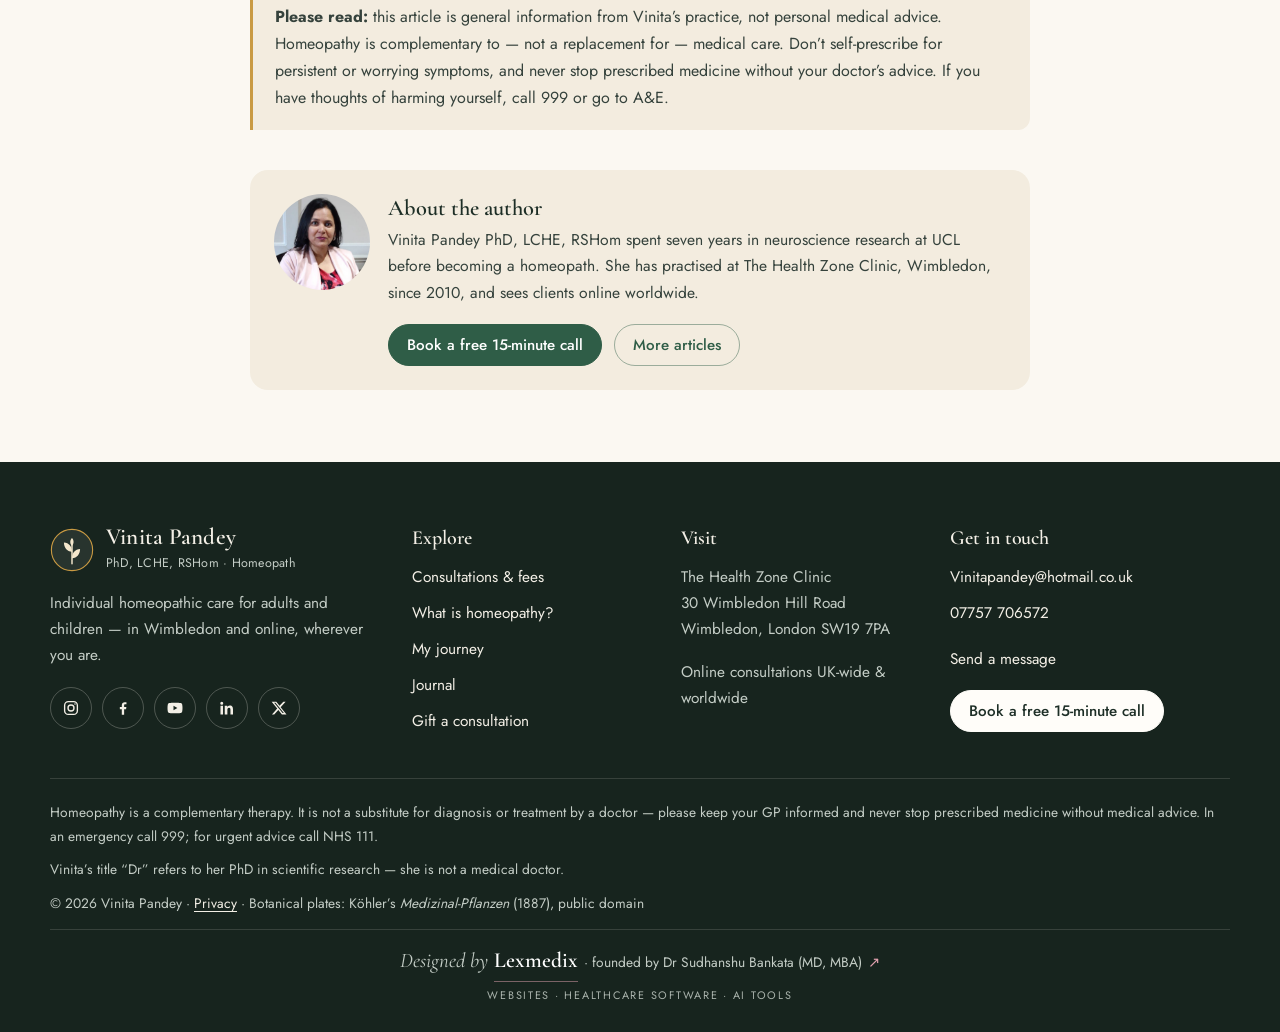
<file: journal/anxiety-and-covid-19/index.html>
<!doctype html>
<html lang="en-GB" data-root="../../">
<head>
<meta charset="utf-8">
<meta name="viewport" content="width=device-width, initial-scale=1, viewport-fit=cover">
<title>Anxiety &amp; Covid-19: can homeopathy help? · Vinita Pandey Homeopathy</title>
<meta name="description" content="Understanding anxiety, how it is treated conventionally, and how a homeopath approaches the anxious person.">

<link rel="canonical" href="https://drbankata.github.io/vinita-pandey/journal/anxiety-and-covid-19/">
<meta name="theme-color" content="#fbf8f2">
<meta property="og:type" content="website">
<meta property="og:site_name" content="Vinita Pandey · Homeopathy">
<meta property="og:title" content="Anxiety &amp; Covid-19: can homeopathy help? · Vinita Pandey Homeopathy">
<meta property="og:description" content="Understanding anxiety, how it is treated conventionally, and how a homeopath approaches the anxious person.">
<meta property="og:url" content="https://drbankata.github.io/vinita-pandey/journal/anxiety-and-covid-19/">
<meta property="og:image" content="https://drbankata.github.io/vinita-pandey/assets/img/og-image.jpg">
<meta property="og:locale" content="en_GB">
<meta name="twitter:card" content="summary_large_image">
<link rel="icon" href="../../assets/img/favicon.svg" type="image/svg+xml">
<link rel="icon" href="../../assets/img/favicon.png" sizes="64x64" type="image/png">
<link rel="apple-touch-icon" href="../../assets/img/apple-touch-icon.png">
<link rel="preload" href="../../assets/fonts/cormorant.woff2" as="font" type="font/woff2" crossorigin>
<link rel="preload" href="../../assets/fonts/jost.woff2" as="font" type="font/woff2" crossorigin>
<link rel="stylesheet" href="../../assets/css/site.css?v=6c43c918">
<script type="application/ld+json">{"@context": "https://schema.org", "@graph": [{"@type": ["HealthAndBeautyBusiness", "LocalBusiness"], "@id": "https://drbankata.github.io/vinita-pandey/#practice", "name": "Vinita Pandey Homeopathy", "url": "https://drbankata.github.io/vinita-pandey/", "image": "https://drbankata.github.io/vinita-pandey/assets/img/og-image.jpg", "telephone": "+447757706572", "email": "Vinitapandey@hotmail.co.uk", "address": {"@type": "PostalAddress", "streetAddress": "The Health Zone Clinic, 30 Wimbledon Hill Road", "addressLocality": "Wimbledon, London", "postalCode": "SW19 7PA", "addressCountry": "GB"}, "areaServed": ["Wimbledon", "London", "United Kingdom (online)"], "founder": {"@id": "https://drbankata.github.io/vinita-pandey/#vinita"}, "sameAs": ["https://www.instagram.com/vinitapandeyhomeopathy/", "https://www.facebook.com/VinitaPandeyHomeopathy", "https://twitter.com/VinitaPandey24", "https://www.linkedin.com/in/vinita-pandey-5122bb1aa/"]}, {"@type": "Person", "@id": "https://drbankata.github.io/vinita-pandey/#vinita", "name": "Vinita Pandey", "honorificSuffix": "PhD, LCHE, RSHom", "jobTitle": "Homeopath", "worksFor": {"@id": "https://drbankata.github.io/vinita-pandey/#practice"}, "alumniOf": {"@type": "CollegeOrUniversity", "name": "University College London"}, "image": "https://drbankata.github.io/vinita-pandey/assets/img/vinita.jpg"}]}</script>
</head>
<body>
<a class="skip" href="#main">Skip to content</a>
<div class="progress" aria-hidden="true"></div>
<header class="site-header">
  <div class="wrap head-in">
    <a class="brand" href="../../"><svg class="mark" viewBox="0 0 48 48" aria-hidden="true"><circle class="m-bg" cx="24" cy="24" r="22.5"/><path class="m-stem" d="M24 39V15"/><path class="m-leaf" d="M24 26c-5.5-.6-8.8-4.6-8.8-10.2 5.4.2 8.8 4.4 8.8 10.2zM24 33c5.5-.6 8.8-4.6 8.8-10.2-5.4.2-8.8 4.4-8.8 10.2zM24 19.5c-2.3-1.9-2.6-6-.1-8.5 2.5 2.3 2.4 6.4.1 8.5z"/></svg><span><span class="brand-name">Vinita Pandey</span><span class="brand-sub">Homeopath · Wimbledon &amp; online</span></span></a>
    <button class="menu-btn" type="button" aria-expanded="false" aria-controls="site-nav"><svg viewBox="0 0 24 24" fill="none" stroke="currentColor" stroke-width="1.8" stroke-linecap="round"><path d="M4 7h16M4 12h16M4 17h10"/></svg><span class="sr-only">Open menu</span></button>
    <nav id="site-nav" aria-label="Main">
      <ul><li><a href="../../">Home</a></li><li><a href="../../consultations/">Consultations</a></li><li><a href="../../homeopathy/">Homeopathy</a></li><li><a href="../../about/">My journey</a></li><li><a href="../../journal/" aria-current="page">Journal</a></li><li><a href="../../contact/">Contact</a></li></ul>
      <a class="btn small nav-cta" href="../../consultations/?service=discovery#book" data-book="discovery">Book a free call</a>
    </nav>
  </div>
</header>
<main id="main">

  <article>
    <header class="page-hero art-hero">
      <div class="wrap" style="display:block">
        <div class="narrow" style="width:auto;max-width:780px;margin:0">
          <p class="crumbs"><a href="../../">Home</a> / <a href="../../journal/">Journal</a> / Mind &amp; mood</p>
          <p class="eyebrow">Mind &amp; mood</p>
          <h1 style="font-size:clamp(2.3rem,6.5vw,3.8rem)">Anxiety &amp; Covid-19: can homeopathy <em>help</em>?</h1>
          <p class="lede">Understanding anxiety, how it is treated conventionally, and how a homeopath approaches the anxious person.</p>
          <p class="art-meta"><img src="../../assets/img/vinita-square.jpg" alt="" width="44" height="44"><span><strong>Dr Vinita Pandey</strong> PhD, LCHE, RSHom<br>14 October 2020 · 5 min read</span></p>
        </div>
      </div>
    </header>
    <div class="narrow art-img"><img src="../../assets/img/photos/singing-bowl.jpg" alt="A woman holding a singing bowl in a calm, sunlit room" width="1100" height="733"></div>
    <div class="narrow article section" style="padding-top:40px">
      
<p>There is currently no homeopathic cure or prevention for Covid-19, and medical advice should always be followed. But the pandemic left many people anxious — about their own health, the health of loved ones, or an uncertain economic future. Many people turn to homeopathy as one part of looking after their emotional wellbeing.</p>
<h2>What is anxiety?</h2>
<p>Anxiety is a normal response to a threat or to stressful events, and everyone experiences it occasionally. It is an important survival mechanism that prepares the body for &lsquo;fight or flight&rsquo;. When it happens out of place, occurs frequently, is out of proportion or interferes with everyday life, it may become an anxiety disorder.</p>
<h2>Symptoms and diagnosis</h2>
<p>Anxiety can build gradually over minutes, hours or days, or arrive suddenly, as in panic. It can range from noticeable unease to a full panic attack, with shortness of breath, dizziness, a racing heart and palpitations. An anxiety disorder is diagnosed from its symptoms by a doctor; a family history can help with the diagnosis.</p>
<h2>Conventional treatment</h2>
<p>Depending on the type of anxiety, conventional treatment usually involves medication, talking therapy (such as cognitive behavioural therapy) or both. Cognitive behavioural therapy has been shown to help generalised anxiety disorder. Exercise, yoga, meditation and relaxation techniques may also help.</p>
<h2>A homeopathic approach</h2>
<p>Homeopathy looks at the individual person rather than one specific diagnosis — a holistic approach that considers emotional and physical symptoms together. It is based on the principle of &lsquo;like cures like&rsquo;. Homeopathy can be used alongside conventional medicines. It works best when prescribed individually by a registered homeopath and should not be self-prescribed.</p>
<p>These are some of the remedy pictures homeopaths consider when someone is anxious:</p>
<p><strong class="rem">Aconite</strong> — intense, sudden anxiety, panic or fear, with a dry mouth and a fast heartbeat.</p>
<p><strong class="rem">Argentum nitricum</strong> — impulsive people with anticipatory anxiety — worry about forthcoming events — who feel hot, and may have fears of heights, enclosed spaces or everyday things. Worry may upset the digestion; a great desire for sweets is characteristic.</p>
<p><strong class="rem">Arsenicum album</strong> — intense fear about health with restlessness; the person is chilly, thirsty for frequent sips of water, and often worse after midnight.</p>
<p><strong class="rem">Bryonia</strong> — very business-like people under fierce competition, whose insecurity shows as a fear of poverty; they want to be left alone, undisturbed.</p>
<p><strong class="rem">Causticum</strong> — melancholy and anticipation that something dreadful is about to happen, with great sensitivity to noise, touch and excitement.</p>
<p><strong class="rem">Calcarea carbonica</strong> — prolonged worry in responsible, dutiful people who work themselves to exhaustion; anxiety is worse in the evening.</p>
<p><strong class="rem">Gelsemium</strong> — anxiety from feelings of inadequacy — timid, shaky people who dread crowds or public speaking.</p>
<p><strong class="rem">Kali phosphoricum</strong> — oversensitive, nervous people who are easily overwhelmed, or worn out by long sorrow or prolonged mental work.</p>
<p><strong class="rem">Lycopodium</strong> — people who lack self-confidence and dread speaking in public, but hide it well — perhaps by talking loudly or too much.</p>
<p><strong class="rem">Silica</strong> — people who fear new experiences and attention, and may become workaholics to soothe their fears.</p>
<p><strong class="rem">Ignatia</strong> — anxiety following grief or loss, in sensitive people prone to moving quickly from laughter to tears.</p>
<p><strong class="rem">Nux vomica</strong> — anxiety from overwork, over-conscientious attention to detail, or too much caffeine and alcohol.</p>
<p><strong>If anxiety is severe, persistent or affecting your daily life, please speak to your GP.</strong> In England you can also refer yourself to NHS Talking Therapies. If you are struggling to cope, the Samaritans are available day and night on <a href="tel:116123">116 123</a>.</p>

      <aside class="callout" aria-label="Important">
  <p><strong>Please read:</strong> this article is general information from Vinita&rsquo;s practice, not personal medical advice. Homeopathy is complementary to — not a replacement for — medical care. Don&rsquo;t self-prescribe for persistent or worrying symptoms, and never stop prescribed medicine without your doctor&rsquo;s advice. If you have thoughts of harming yourself, call 999 or go to A&amp;E.</p>
</aside>
      
      <div class="author-box">
        <img src="../../assets/img/vinita-square.jpg" alt="Vinita Pandey" width="96" height="96" loading="lazy">
        <div><p class="h-author">About the author</p><p>Vinita Pandey PhD, LCHE, RSHom spent seven years in neuroscience research at UCL before becoming a homeopath. She has practised at The Health Zone Clinic, Wimbledon, since 2010, and sees clients online worldwide.</p>
        <div class="btns"><a class="btn small" href="../../consultations/?service=discovery#book" data-book="discovery">Book a free 15-minute call</a><a class="btn small ghost" href="../../journal/">More articles</a></div></div>
      </div>
    </div>
  </article>

</main>
<footer class="site-footer">
  <div class="wrap">
    <div class="foot-grid">
      <div>
        <a class="brand" href="../../"><svg class="mark" viewBox="0 0 48 48" aria-hidden="true"><circle class="m-bg" cx="24" cy="24" r="22.5"/><path class="m-stem" d="M24 39V15"/><path class="m-leaf" d="M24 26c-5.5-.6-8.8-4.6-8.8-10.2 5.4.2 8.8 4.4 8.8 10.2zM24 33c5.5-.6 8.8-4.6 8.8-10.2-5.4.2-8.8 4.4-8.8 10.2zM24 19.5c-2.3-1.9-2.6-6-.1-8.5 2.5 2.3 2.4 6.4.1 8.5z"/></svg><span><span class="brand-name">Vinita Pandey</span><span class="brand-sub">PhD, LCHE, RSHom · Homeopath</span></span></a>
        <p>Individual homeopathic care for adults and children — in Wimbledon and online, wherever you are.</p>
        <div class="socials">
          <a data-show="instagram" hidden aria-label="Instagram"><svg viewBox="0 0 24 24" fill="none" stroke="currentColor" stroke-width="1.8" aria-hidden="true"><rect x="3.5" y="3.5" width="17" height="17" rx="5"/><circle cx="12" cy="12" r="4"/><circle cx="17.3" cy="6.7" r="1" fill="currentColor" stroke="none"/></svg></a>
          <a data-show="facebook" hidden aria-label="Facebook"><svg viewBox="0 0 24 24" fill="currentColor" aria-hidden="true"><path d="M13.5 21v-7.5h2.6l.4-3h-3V8.6c0-.9.3-1.5 1.5-1.5h1.6V4.4a21 21 0 00-2.3-.1c-2.3 0-3.9 1.4-3.9 4v2.2H7.8v3h2.6V21z"/></svg></a>
          <a data-show="youtube" hidden aria-label="YouTube"><svg viewBox="0 0 24 24" fill="currentColor" aria-hidden="true"><path d="M21.6 7.2a2.5 2.5 0 00-1.8-1.8C18.2 5 12 5 12 5s-6.2 0-7.8.4A2.5 2.5 0 002.4 7.2 26 26 0 002 12a26 26 0 00.4 4.8 2.5 2.5 0 001.8 1.8c1.6.4 7.8.4 7.8.4s6.2 0 7.8-.4a2.5 2.5 0 001.8-1.8A26 26 0 0022 12a26 26 0 00-.4-4.8zM10 15V9l5.2 3z"/></svg></a>
          <a data-show="linkedin" hidden aria-label="LinkedIn"><svg viewBox="0 0 24 24" fill="currentColor" aria-hidden="true"><path d="M5 3.5a2 2 0 110 4 2 2 0 010-4zM3.3 9h3.4v11.5H3.3zM9 9h3.3v1.6c.5-.9 1.6-1.9 3.4-1.9 3.6 0 4.3 2.4 4.3 5.4v6.4h-3.4v-5.7c0-1.4 0-3.1-1.9-3.1s-2.2 1.5-2.2 3v5.8H9z"/></svg></a>
          <a data-show="twitter" hidden aria-label="X (Twitter)"><svg viewBox="0 0 24 24" fill="currentColor" aria-hidden="true"><path d="M17.8 3.5h3l-6.6 7.5 7.8 9.5h-6.1l-4.8-5.9-5.5 5.9h-3l7-7.9L2.2 3.5h6.2l4.3 5.4zm-1 15.3h1.7L7.3 5.1H5.5z"/></svg></a>
        </div>
      </div>
      <div>
        <h2 class="fh">Explore</h2>
        <ul class="flist">
          <li><a href="../../consultations/">Consultations &amp; fees</a></li>
          <li><a href="../../homeopathy/">What is homeopathy?</a></li>
          <li><a href="../../about/">My journey</a></li>
          <li><a href="../../journal/">Journal</a></li>
          <li><a href="../../consultations/#gift">Gift a consultation</a></li>
        </ul>
      </div>
      <div>
        <h2 class="fh">Visit</h2>
        <p>The Health Zone Clinic<br>30 Wimbledon Hill Road<br>Wimbledon, London SW19 7PA</p>
        <p>Online consultations UK-wide &amp; worldwide</p>
      </div>
      <div>
        <h2 class="fh">Get in touch</h2>
        <ul class="flist">
          <li><a data-show="email" hidden><span data-fill></span></a></li>
          <li><a data-show="phone" hidden><span data-fill></span></a></li>
          <li><a data-show="whatsapp" hidden>WhatsApp</a></li>
          <li><a href="../../contact/">Send a message</a></li>
        </ul>
        <a class="btn small light" style="margin-top:18px" href="../../consultations/?service=discovery#book" data-book="discovery">Book a free 15-minute call</a>
      </div>
    </div>
    <div class="legal">
      <p>Homeopathy is a complementary therapy. It is not a substitute for diagnosis or treatment by a doctor — please keep your GP informed and never stop prescribed medicine without medical advice. In an emergency call 999; for urgent advice call NHS 111.</p>
      <p>Vinita&rsquo;s title &ldquo;Dr&rdquo; refers to her PhD in scientific research — she is not a medical doctor.</p>
      <p>&copy; <span data-year>2026</span> Vinita Pandey · <a href="../../privacy/">Privacy</a> · Botanical plates: Köhler&rsquo;s <i>Medizinal-Pflanzen</i> (1887), public domain</p>
    </div>
  <div class="made-by"><a class="mb" href="https://lexmedix.in/services/" target="_blank" rel="noopener"><span class="mb-main"><span class="mb-pre">Designed by</span> <span class="mb-name">Lexmedix</span> <span class="mb-cred"><span class="mb-dot" aria-hidden="true">&middot; </span><span class="mb-sr">, </span>founded by Dr Sudhanshu Bankata (MD, MBA)</span><span class="mb-arrow" aria-hidden="true">&#8599;</span></span><span class="mb-sr">, </span><span class="mb-sub">Websites &middot; Healthcare software &middot; AI tools</span><span class="mb-sr"> (opens in a new tab)</span></a></div>
</div>
</footer>
<button class="to-top" type="button" aria-label="Back to top"><svg viewBox="0 0 24 24" fill="none" stroke="currentColor" stroke-width="1.8" stroke-linecap="round" stroke-linejoin="round" aria-hidden="true"><path d="M12 19V5M6 11l6-6 6 6"/></svg></button>
<a class="wa-float" data-show="whatsapp" hidden aria-label="Message Vinita on WhatsApp"><svg viewBox="0 0 24 24" fill="currentColor" aria-hidden="true"><path d="M12 2.2A9.8 9.8 0 003.6 17l-1.3 4.8 4.9-1.3A9.8 9.8 0 1012 2.2zm0 17.9a8.1 8.1 0 01-4.1-1.1l-.3-.2-2.9.8.8-2.8-.2-.3A8.1 8.1 0 1112 20.1zm4.5-6.1c-.2-.1-1.5-.7-1.7-.8s-.4-.1-.6.1-.7.8-.8 1-.3.2-.5.1a6.6 6.6 0 01-3.3-2.9c-.2-.4.3-.4.8-1.3a.5.5 0 000-.5l-.8-1.8c-.2-.5-.4-.4-.6-.4h-.5a1 1 0 00-.7.3 3 3 0 00-.9 2.2 5.2 5.2 0 001.1 2.7 11.8 11.8 0 004.5 4c1.7.7 2.3.8 3.2.6a2.7 2.7 0 001.8-1.2 2.2 2.2 0 00.1-1.3c0-.1-.2-.2-.4-.3z"/></svg></a>
<aside class="mbar" aria-label="Quick booking">
  <a class="btn" href="../../consultations/?service=discovery#book" data-book="discovery"><svg viewBox="0 0 24 24" fill="none" stroke="currentColor" stroke-width="1.8" stroke-linecap="round" stroke-linejoin="round" aria-hidden="true"><rect x="3.5" y="5" width="17" height="15.5" rx="2.5"/><path d="M3.5 10h17M8 3v4M16 3v4"/></svg> Free 15-min call</a>
  <a class="btn ghost" data-show="phone" hidden aria-label="Call Vinita"><svg viewBox="0 0 24 24" fill="none" stroke="currentColor" stroke-width="1.8" stroke-linecap="round" stroke-linejoin="round" aria-hidden="true"><path d="M5 4h3.5l1.8 4.5-2.3 1.4a11 11 0 006.1 6.1l1.4-2.3L20 15.5V19a1.5 1.5 0 01-1.6 1.5C10.6 20 4 13.4 3.5 5.6A1.5 1.5 0 015 4z"/></svg> Call</a>
</aside>
<script src="../../assets/js/site.js?v=3" defer></script>
</body>
</html>
</file>
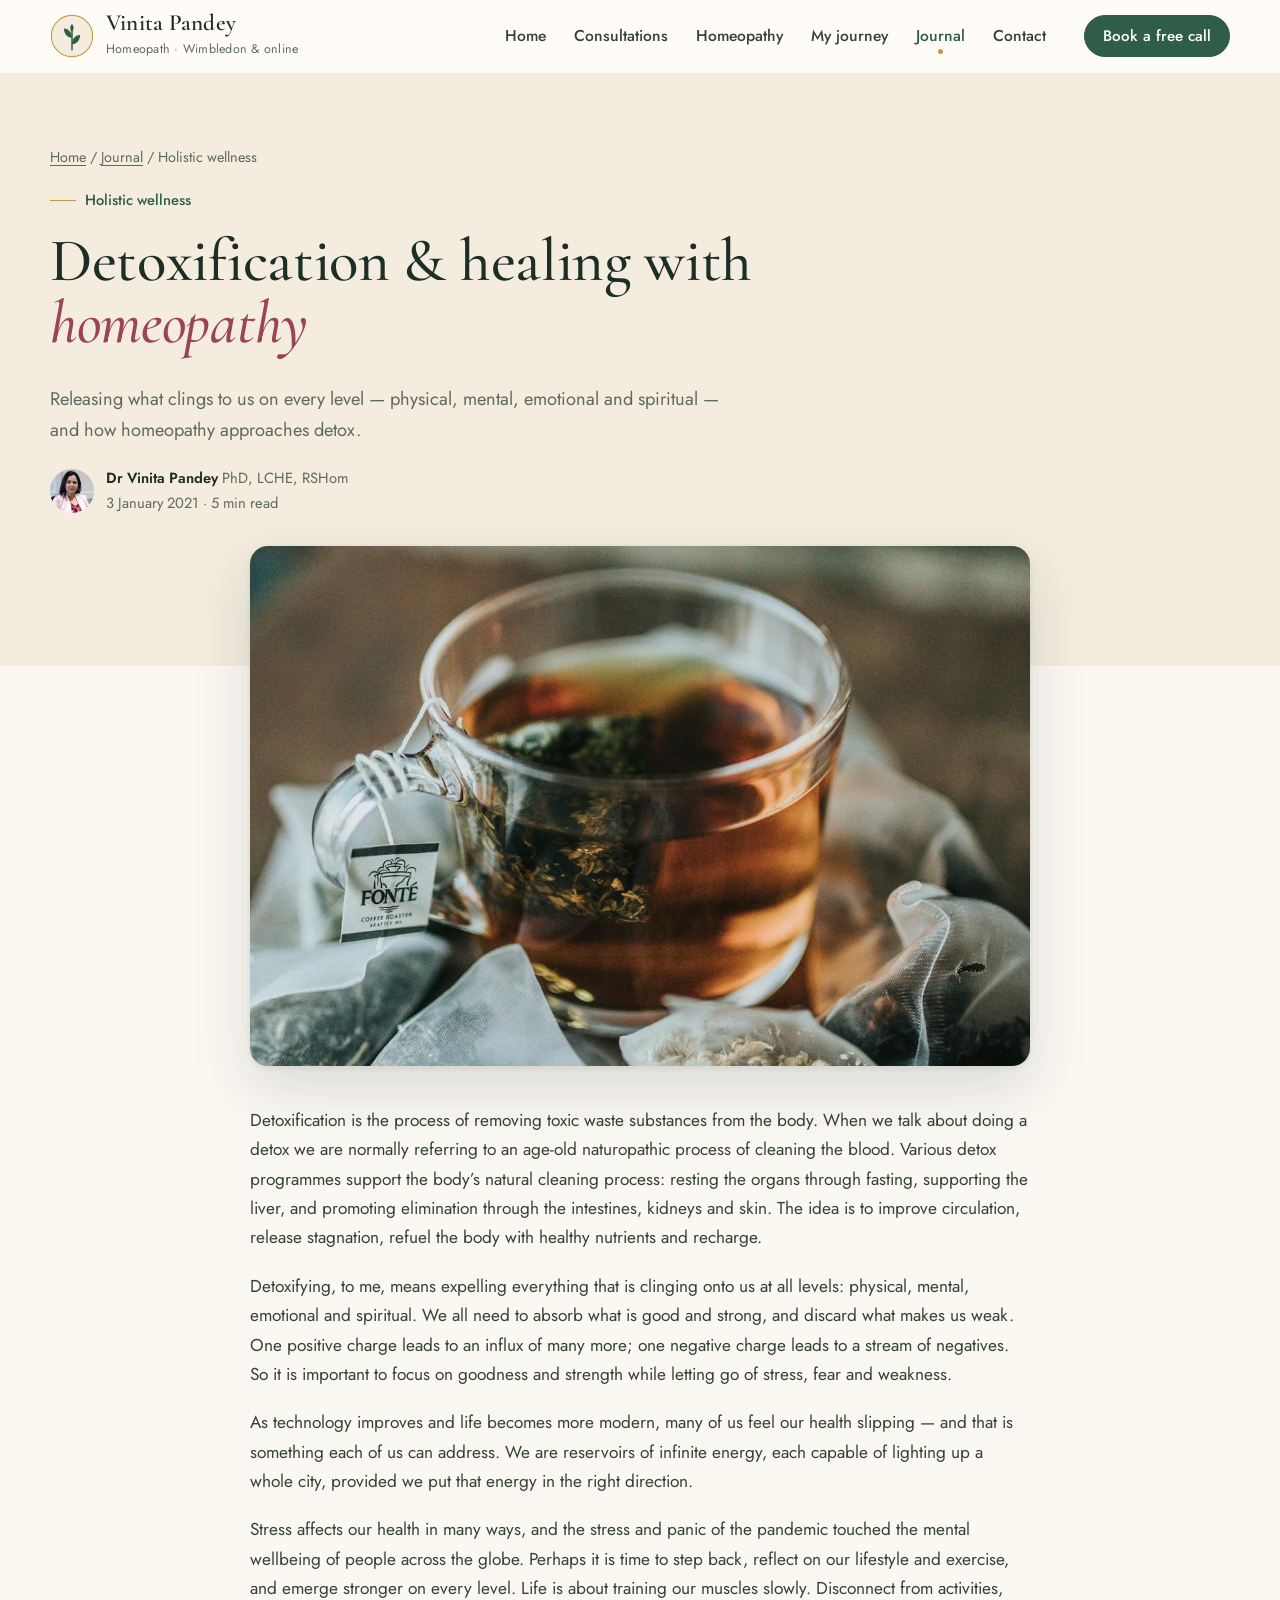
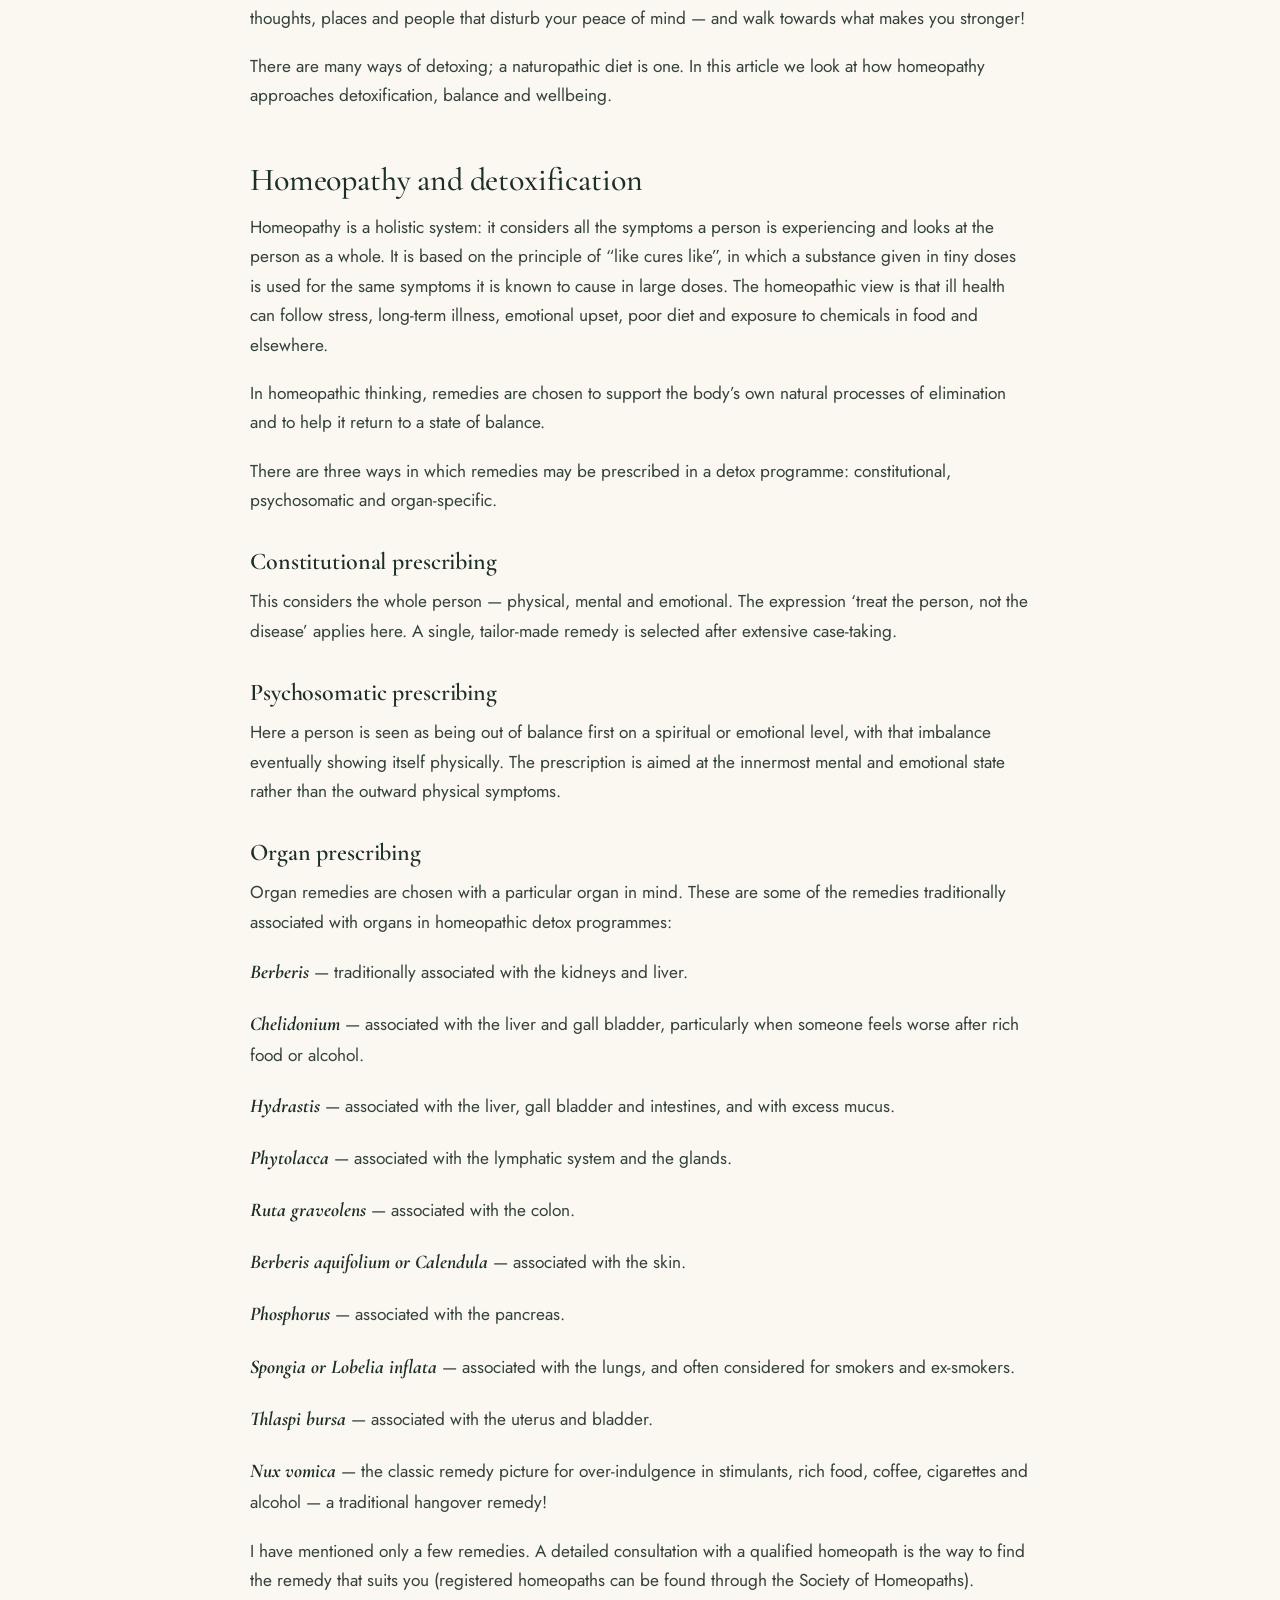
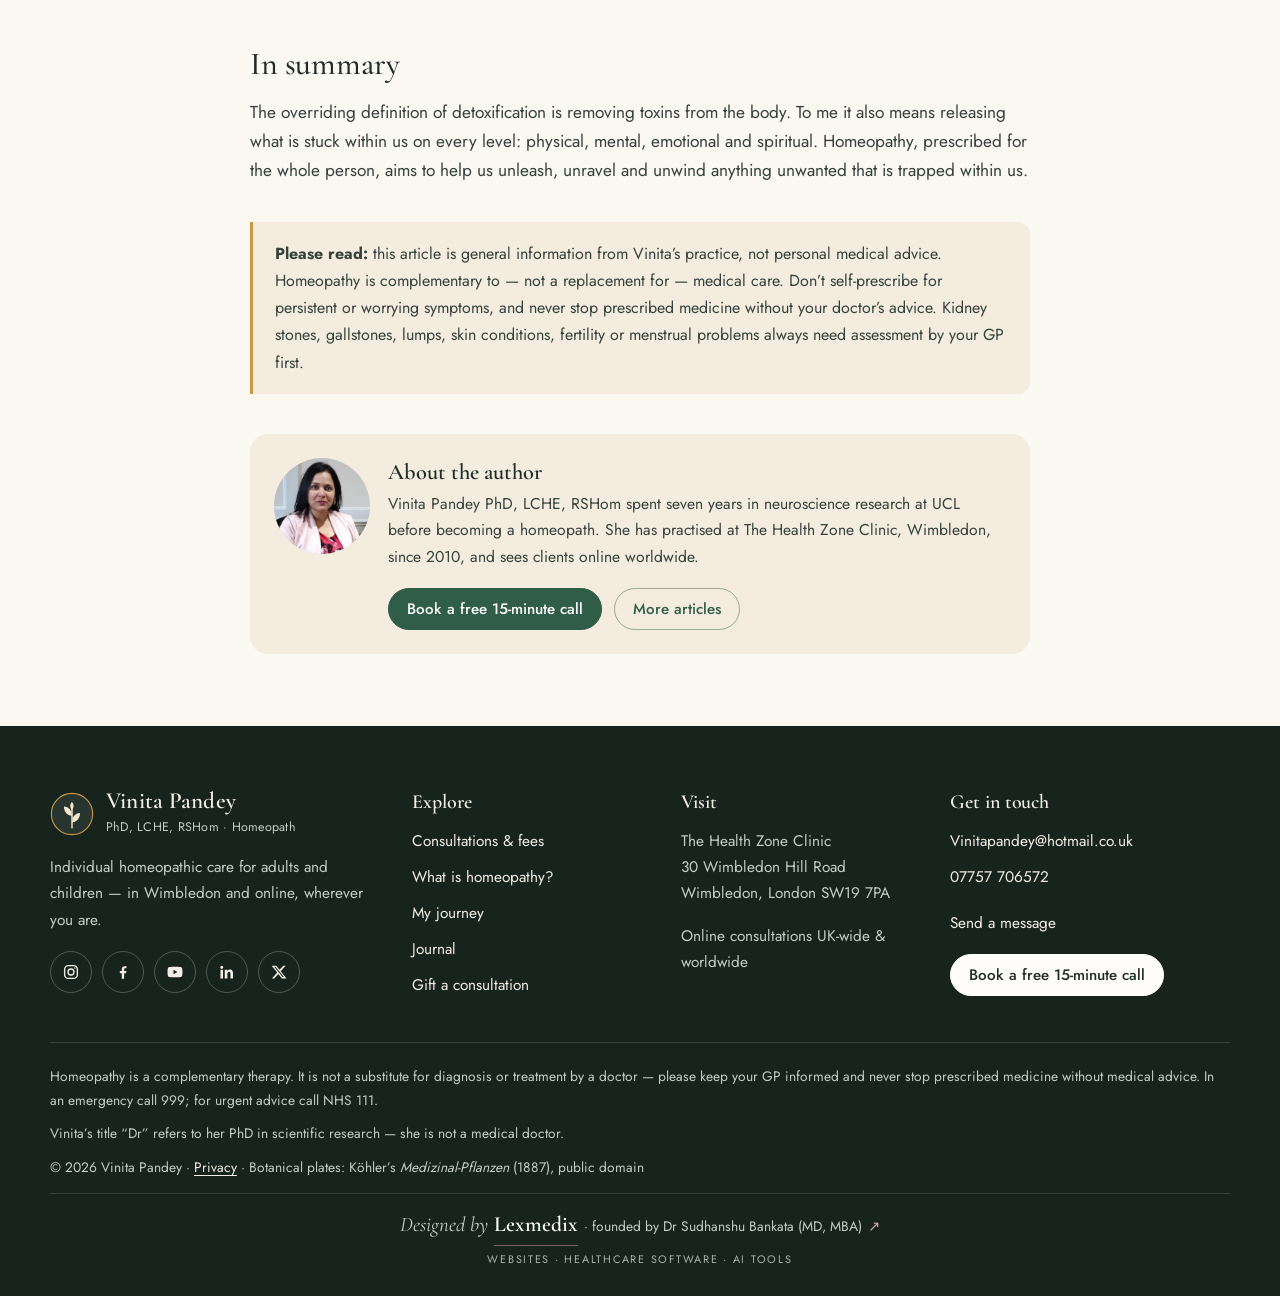
<file: journal/detoxification/index.html>
<!doctype html>
<html lang="en-GB" data-root="../../">
<head>
<meta charset="utf-8">
<meta name="viewport" content="width=device-width, initial-scale=1, viewport-fit=cover">
<title>Detoxification &amp; healing with homeopathy · Vinita Pandey Homeopathy</title>
<meta name="description" content="Releasing what clings to us on every level — physical, mental, emotional and spiritual — and how homeopathy approaches detox.">

<link rel="canonical" href="https://drbankata.github.io/vinita-pandey/journal/detoxification/">
<meta name="theme-color" content="#fbf8f2">
<meta property="og:type" content="website">
<meta property="og:site_name" content="Vinita Pandey · Homeopathy">
<meta property="og:title" content="Detoxification &amp; healing with homeopathy · Vinita Pandey Homeopathy">
<meta property="og:description" content="Releasing what clings to us on every level — physical, mental, emotional and spiritual — and how homeopathy approaches detox.">
<meta property="og:url" content="https://drbankata.github.io/vinita-pandey/journal/detoxification/">
<meta property="og:image" content="https://drbankata.github.io/vinita-pandey/assets/img/og-image.jpg">
<meta property="og:locale" content="en_GB">
<meta name="twitter:card" content="summary_large_image">
<link rel="icon" href="../../assets/img/favicon.svg" type="image/svg+xml">
<link rel="icon" href="../../assets/img/favicon.png" sizes="64x64" type="image/png">
<link rel="apple-touch-icon" href="../../assets/img/apple-touch-icon.png">
<link rel="preload" href="../../assets/fonts/cormorant.woff2" as="font" type="font/woff2" crossorigin>
<link rel="preload" href="../../assets/fonts/jost.woff2" as="font" type="font/woff2" crossorigin>
<link rel="stylesheet" href="../../assets/css/site.css?v=6c43c918">
<script type="application/ld+json">{"@context": "https://schema.org", "@graph": [{"@type": ["HealthAndBeautyBusiness", "LocalBusiness"], "@id": "https://drbankata.github.io/vinita-pandey/#practice", "name": "Vinita Pandey Homeopathy", "url": "https://drbankata.github.io/vinita-pandey/", "image": "https://drbankata.github.io/vinita-pandey/assets/img/og-image.jpg", "telephone": "+447757706572", "email": "Vinitapandey@hotmail.co.uk", "address": {"@type": "PostalAddress", "streetAddress": "The Health Zone Clinic, 30 Wimbledon Hill Road", "addressLocality": "Wimbledon, London", "postalCode": "SW19 7PA", "addressCountry": "GB"}, "areaServed": ["Wimbledon", "London", "United Kingdom (online)"], "founder": {"@id": "https://drbankata.github.io/vinita-pandey/#vinita"}, "sameAs": ["https://www.instagram.com/vinitapandeyhomeopathy/", "https://www.facebook.com/VinitaPandeyHomeopathy", "https://twitter.com/VinitaPandey24", "https://www.linkedin.com/in/vinita-pandey-5122bb1aa/"]}, {"@type": "Person", "@id": "https://drbankata.github.io/vinita-pandey/#vinita", "name": "Vinita Pandey", "honorificSuffix": "PhD, LCHE, RSHom", "jobTitle": "Homeopath", "worksFor": {"@id": "https://drbankata.github.io/vinita-pandey/#practice"}, "alumniOf": {"@type": "CollegeOrUniversity", "name": "University College London"}, "image": "https://drbankata.github.io/vinita-pandey/assets/img/vinita.jpg"}]}</script>
</head>
<body>
<a class="skip" href="#main">Skip to content</a>
<div class="progress" aria-hidden="true"></div>
<header class="site-header">
  <div class="wrap head-in">
    <a class="brand" href="../../"><svg class="mark" viewBox="0 0 48 48" aria-hidden="true"><circle class="m-bg" cx="24" cy="24" r="22.5"/><path class="m-stem" d="M24 39V15"/><path class="m-leaf" d="M24 26c-5.5-.6-8.8-4.6-8.8-10.2 5.4.2 8.8 4.4 8.8 10.2zM24 33c5.5-.6 8.8-4.6 8.8-10.2-5.4.2-8.8 4.4-8.8 10.2zM24 19.5c-2.3-1.9-2.6-6-.1-8.5 2.5 2.3 2.4 6.4.1 8.5z"/></svg><span><span class="brand-name">Vinita Pandey</span><span class="brand-sub">Homeopath · Wimbledon &amp; online</span></span></a>
    <button class="menu-btn" type="button" aria-expanded="false" aria-controls="site-nav"><svg viewBox="0 0 24 24" fill="none" stroke="currentColor" stroke-width="1.8" stroke-linecap="round"><path d="M4 7h16M4 12h16M4 17h10"/></svg><span class="sr-only">Open menu</span></button>
    <nav id="site-nav" aria-label="Main">
      <ul><li><a href="../../">Home</a></li><li><a href="../../consultations/">Consultations</a></li><li><a href="../../homeopathy/">Homeopathy</a></li><li><a href="../../about/">My journey</a></li><li><a href="../../journal/" aria-current="page">Journal</a></li><li><a href="../../contact/">Contact</a></li></ul>
      <a class="btn small nav-cta" href="../../consultations/?service=discovery#book" data-book="discovery">Book a free call</a>
    </nav>
  </div>
</header>
<main id="main">

  <article>
    <header class="page-hero art-hero">
      <div class="wrap" style="display:block">
        <div class="narrow" style="width:auto;max-width:780px;margin:0">
          <p class="crumbs"><a href="../../">Home</a> / <a href="../../journal/">Journal</a> / Holistic wellness</p>
          <p class="eyebrow">Holistic wellness</p>
          <h1 style="font-size:clamp(2.3rem,6.5vw,3.8rem)">Detoxification &amp; healing with <em>homeopathy</em></h1>
          <p class="lede">Releasing what clings to us on every level — physical, mental, emotional and spiritual — and how homeopathy approaches detox.</p>
          <p class="art-meta"><img src="../../assets/img/vinita-square.jpg" alt="" width="44" height="44"><span><strong>Dr Vinita Pandey</strong> PhD, LCHE, RSHom<br>3 January 2021 · 5 min read</span></p>
        </div>
      </div>
    </header>
    <div class="narrow art-img"><img src="../../assets/img/photos/tea-glass.jpg" alt="A glass cup of herbal tea with a tea bag" width="1100" height="733"></div>
    <div class="narrow article section" style="padding-top:40px">
      
<p>Detoxification is the process of removing toxic waste substances from the body. When we talk about doing a detox we are normally referring to an age-old naturopathic process of cleaning the blood. Various detox programmes support the body&rsquo;s natural cleaning process: resting the organs through fasting, supporting the liver, and promoting elimination through the intestines, kidneys and skin. The idea is to improve circulation, release stagnation, refuel the body with healthy nutrients and recharge.</p>
<p>Detoxifying, to me, means expelling everything that is clinging onto us at all levels: physical, mental, emotional and spiritual. We all need to absorb what is good and strong, and discard what makes us weak. One positive charge leads to an influx of many more; one negative charge leads to a stream of negatives. So it is important to focus on goodness and strength while letting go of stress, fear and weakness.</p>
<p>As technology improves and life becomes more modern, many of us feel our health slipping — and that is something each of us can address. We are reservoirs of infinite energy, each capable of lighting up a whole city, provided we put that energy in the right direction.</p>
<p>Stress affects our health in many ways, and the stress and panic of the pandemic touched the mental wellbeing of people across the globe. Perhaps it is time to step back, reflect on our lifestyle and exercise, and emerge stronger on every level. Life is about training our muscles slowly. Disconnect from activities, thoughts, places and people that disturb your peace of mind — and walk towards what makes you stronger!</p>
<p>There are many ways of detoxing; a naturopathic diet is one. In this article we look at how homeopathy approaches detoxification, balance and wellbeing.</p>
<h2>Homeopathy and detoxification</h2>
<p>Homeopathy is a holistic system: it considers all the symptoms a person is experiencing and looks at the person as a whole. It is based on the principle of &ldquo;like cures like&rdquo;, in which a substance given in tiny doses is used for the same symptoms it is known to cause in large doses. The homeopathic view is that ill health can follow stress, long-term illness, emotional upset, poor diet and exposure to chemicals in food and elsewhere.</p>
<p>In homeopathic thinking, remedies are chosen to support the body&rsquo;s own natural processes of elimination and to help it return to a state of balance.</p>
<p>There are three ways in which remedies may be prescribed in a detox programme: constitutional, psychosomatic and organ-specific.</p>
<h3>Constitutional prescribing</h3>
<p>This considers the whole person — physical, mental and emotional. The expression &lsquo;treat the person, not the disease&rsquo; applies here. A single, tailor-made remedy is selected after extensive case-taking.</p>
<h3>Psychosomatic prescribing</h3>
<p>Here a person is seen as being out of balance first on a spiritual or emotional level, with that imbalance eventually showing itself physically. The prescription is aimed at the innermost mental and emotional state rather than the outward physical symptoms.</p>
<h3>Organ prescribing</h3>
<p>Organ remedies are chosen with a particular organ in mind. These are some of the remedies traditionally associated with organs in homeopathic detox programmes:</p>
<p><strong class="rem">Berberis</strong> — traditionally associated with the kidneys and liver.</p>
<p><strong class="rem">Chelidonium</strong> — associated with the liver and gall bladder, particularly when someone feels worse after rich food or alcohol.</p>
<p><strong class="rem">Hydrastis</strong> — associated with the liver, gall bladder and intestines, and with excess mucus.</p>
<p><strong class="rem">Phytolacca</strong> — associated with the lymphatic system and the glands.</p>
<p><strong class="rem">Ruta graveolens</strong> — associated with the colon.</p>
<p><strong class="rem">Berberis aquifolium or Calendula</strong> — associated with the skin.</p>
<p><strong class="rem">Phosphorus</strong> — associated with the pancreas.</p>
<p><strong class="rem">Spongia or Lobelia inflata</strong> — associated with the lungs, and often considered for smokers and ex-smokers.</p>
<p><strong class="rem">Thlaspi bursa</strong> — associated with the uterus and bladder.</p>
<p><strong class="rem">Nux vomica</strong> — the classic remedy picture for over-indulgence in stimulants, rich food, coffee, cigarettes and alcohol — a traditional hangover remedy!</p>
<p>I have mentioned only a few remedies. A detailed consultation with a qualified homeopath is the way to find the remedy that suits you (registered homeopaths can be found through the Society of Homeopaths).</p>
<h2>In summary</h2>
<p>The overriding definition of detoxification is removing toxins from the body. To me it also means releasing what is stuck within us on every level: physical, mental, emotional and spiritual. Homeopathy, prescribed for the whole person, aims to help us unleash, unravel and unwind anything unwanted that is trapped within us.</p>

      <aside class="callout" aria-label="Important">
  <p><strong>Please read:</strong> this article is general information from Vinita&rsquo;s practice, not personal medical advice. Homeopathy is complementary to — not a replacement for — medical care. Don&rsquo;t self-prescribe for persistent or worrying symptoms, and never stop prescribed medicine without your doctor&rsquo;s advice. Kidney stones, gallstones, lumps, skin conditions, fertility or menstrual problems always need assessment by your GP first.</p>
</aside>
      
      <div class="author-box">
        <img src="../../assets/img/vinita-square.jpg" alt="Vinita Pandey" width="96" height="96" loading="lazy">
        <div><p class="h-author">About the author</p><p>Vinita Pandey PhD, LCHE, RSHom spent seven years in neuroscience research at UCL before becoming a homeopath. She has practised at The Health Zone Clinic, Wimbledon, since 2010, and sees clients online worldwide.</p>
        <div class="btns"><a class="btn small" href="../../consultations/?service=discovery#book" data-book="discovery">Book a free 15-minute call</a><a class="btn small ghost" href="../../journal/">More articles</a></div></div>
      </div>
    </div>
  </article>

</main>
<footer class="site-footer">
  <div class="wrap">
    <div class="foot-grid">
      <div>
        <a class="brand" href="../../"><svg class="mark" viewBox="0 0 48 48" aria-hidden="true"><circle class="m-bg" cx="24" cy="24" r="22.5"/><path class="m-stem" d="M24 39V15"/><path class="m-leaf" d="M24 26c-5.5-.6-8.8-4.6-8.8-10.2 5.4.2 8.8 4.4 8.8 10.2zM24 33c5.5-.6 8.8-4.6 8.8-10.2-5.4.2-8.8 4.4-8.8 10.2zM24 19.5c-2.3-1.9-2.6-6-.1-8.5 2.5 2.3 2.4 6.4.1 8.5z"/></svg><span><span class="brand-name">Vinita Pandey</span><span class="brand-sub">PhD, LCHE, RSHom · Homeopath</span></span></a>
        <p>Individual homeopathic care for adults and children — in Wimbledon and online, wherever you are.</p>
        <div class="socials">
          <a data-show="instagram" hidden aria-label="Instagram"><svg viewBox="0 0 24 24" fill="none" stroke="currentColor" stroke-width="1.8" aria-hidden="true"><rect x="3.5" y="3.5" width="17" height="17" rx="5"/><circle cx="12" cy="12" r="4"/><circle cx="17.3" cy="6.7" r="1" fill="currentColor" stroke="none"/></svg></a>
          <a data-show="facebook" hidden aria-label="Facebook"><svg viewBox="0 0 24 24" fill="currentColor" aria-hidden="true"><path d="M13.5 21v-7.5h2.6l.4-3h-3V8.6c0-.9.3-1.5 1.5-1.5h1.6V4.4a21 21 0 00-2.3-.1c-2.3 0-3.9 1.4-3.9 4v2.2H7.8v3h2.6V21z"/></svg></a>
          <a data-show="youtube" hidden aria-label="YouTube"><svg viewBox="0 0 24 24" fill="currentColor" aria-hidden="true"><path d="M21.6 7.2a2.5 2.5 0 00-1.8-1.8C18.2 5 12 5 12 5s-6.2 0-7.8.4A2.5 2.5 0 002.4 7.2 26 26 0 002 12a26 26 0 00.4 4.8 2.5 2.5 0 001.8 1.8c1.6.4 7.8.4 7.8.4s6.2 0 7.8-.4a2.5 2.5 0 001.8-1.8A26 26 0 0022 12a26 26 0 00-.4-4.8zM10 15V9l5.2 3z"/></svg></a>
          <a data-show="linkedin" hidden aria-label="LinkedIn"><svg viewBox="0 0 24 24" fill="currentColor" aria-hidden="true"><path d="M5 3.5a2 2 0 110 4 2 2 0 010-4zM3.3 9h3.4v11.5H3.3zM9 9h3.3v1.6c.5-.9 1.6-1.9 3.4-1.9 3.6 0 4.3 2.4 4.3 5.4v6.4h-3.4v-5.7c0-1.4 0-3.1-1.9-3.1s-2.2 1.5-2.2 3v5.8H9z"/></svg></a>
          <a data-show="twitter" hidden aria-label="X (Twitter)"><svg viewBox="0 0 24 24" fill="currentColor" aria-hidden="true"><path d="M17.8 3.5h3l-6.6 7.5 7.8 9.5h-6.1l-4.8-5.9-5.5 5.9h-3l7-7.9L2.2 3.5h6.2l4.3 5.4zm-1 15.3h1.7L7.3 5.1H5.5z"/></svg></a>
        </div>
      </div>
      <div>
        <h2 class="fh">Explore</h2>
        <ul class="flist">
          <li><a href="../../consultations/">Consultations &amp; fees</a></li>
          <li><a href="../../homeopathy/">What is homeopathy?</a></li>
          <li><a href="../../about/">My journey</a></li>
          <li><a href="../../journal/">Journal</a></li>
          <li><a href="../../consultations/#gift">Gift a consultation</a></li>
        </ul>
      </div>
      <div>
        <h2 class="fh">Visit</h2>
        <p>The Health Zone Clinic<br>30 Wimbledon Hill Road<br>Wimbledon, London SW19 7PA</p>
        <p>Online consultations UK-wide &amp; worldwide</p>
      </div>
      <div>
        <h2 class="fh">Get in touch</h2>
        <ul class="flist">
          <li><a data-show="email" hidden><span data-fill></span></a></li>
          <li><a data-show="phone" hidden><span data-fill></span></a></li>
          <li><a data-show="whatsapp" hidden>WhatsApp</a></li>
          <li><a href="../../contact/">Send a message</a></li>
        </ul>
        <a class="btn small light" style="margin-top:18px" href="../../consultations/?service=discovery#book" data-book="discovery">Book a free 15-minute call</a>
      </div>
    </div>
    <div class="legal">
      <p>Homeopathy is a complementary therapy. It is not a substitute for diagnosis or treatment by a doctor — please keep your GP informed and never stop prescribed medicine without medical advice. In an emergency call 999; for urgent advice call NHS 111.</p>
      <p>Vinita&rsquo;s title &ldquo;Dr&rdquo; refers to her PhD in scientific research — she is not a medical doctor.</p>
      <p>&copy; <span data-year>2026</span> Vinita Pandey · <a href="../../privacy/">Privacy</a> · Botanical plates: Köhler&rsquo;s <i>Medizinal-Pflanzen</i> (1887), public domain</p>
    </div>
  <div class="made-by"><a class="mb" href="https://lexmedix.in/services/" target="_blank" rel="noopener"><span class="mb-main"><span class="mb-pre">Designed by</span> <span class="mb-name">Lexmedix</span> <span class="mb-cred"><span class="mb-dot" aria-hidden="true">&middot; </span><span class="mb-sr">, </span>founded by Dr Sudhanshu Bankata (MD, MBA)</span><span class="mb-arrow" aria-hidden="true">&#8599;</span></span><span class="mb-sr">, </span><span class="mb-sub">Websites &middot; Healthcare software &middot; AI tools</span><span class="mb-sr"> (opens in a new tab)</span></a></div>
</div>
</footer>
<button class="to-top" type="button" aria-label="Back to top"><svg viewBox="0 0 24 24" fill="none" stroke="currentColor" stroke-width="1.8" stroke-linecap="round" stroke-linejoin="round" aria-hidden="true"><path d="M12 19V5M6 11l6-6 6 6"/></svg></button>
<a class="wa-float" data-show="whatsapp" hidden aria-label="Message Vinita on WhatsApp"><svg viewBox="0 0 24 24" fill="currentColor" aria-hidden="true"><path d="M12 2.2A9.8 9.8 0 003.6 17l-1.3 4.8 4.9-1.3A9.8 9.8 0 1012 2.2zm0 17.9a8.1 8.1 0 01-4.1-1.1l-.3-.2-2.9.8.8-2.8-.2-.3A8.1 8.1 0 1112 20.1zm4.5-6.1c-.2-.1-1.5-.7-1.7-.8s-.4-.1-.6.1-.7.8-.8 1-.3.2-.5.1a6.6 6.6 0 01-3.3-2.9c-.2-.4.3-.4.8-1.3a.5.5 0 000-.5l-.8-1.8c-.2-.5-.4-.4-.6-.4h-.5a1 1 0 00-.7.3 3 3 0 00-.9 2.2 5.2 5.2 0 001.1 2.7 11.8 11.8 0 004.5 4c1.7.7 2.3.8 3.2.6a2.7 2.7 0 001.8-1.2 2.2 2.2 0 00.1-1.3c0-.1-.2-.2-.4-.3z"/></svg></a>
<aside class="mbar" aria-label="Quick booking">
  <a class="btn" href="../../consultations/?service=discovery#book" data-book="discovery"><svg viewBox="0 0 24 24" fill="none" stroke="currentColor" stroke-width="1.8" stroke-linecap="round" stroke-linejoin="round" aria-hidden="true"><rect x="3.5" y="5" width="17" height="15.5" rx="2.5"/><path d="M3.5 10h17M8 3v4M16 3v4"/></svg> Free 15-min call</a>
  <a class="btn ghost" data-show="phone" hidden aria-label="Call Vinita"><svg viewBox="0 0 24 24" fill="none" stroke="currentColor" stroke-width="1.8" stroke-linecap="round" stroke-linejoin="round" aria-hidden="true"><path d="M5 4h3.5l1.8 4.5-2.3 1.4a11 11 0 006.1 6.1l1.4-2.3L20 15.5V19a1.5 1.5 0 01-1.6 1.5C10.6 20 4 13.4 3.5 5.6A1.5 1.5 0 015 4z"/></svg> Call</a>
</aside>
<script src="../../assets/js/site.js?v=3" defer></script>
</body>
</html>
</file>
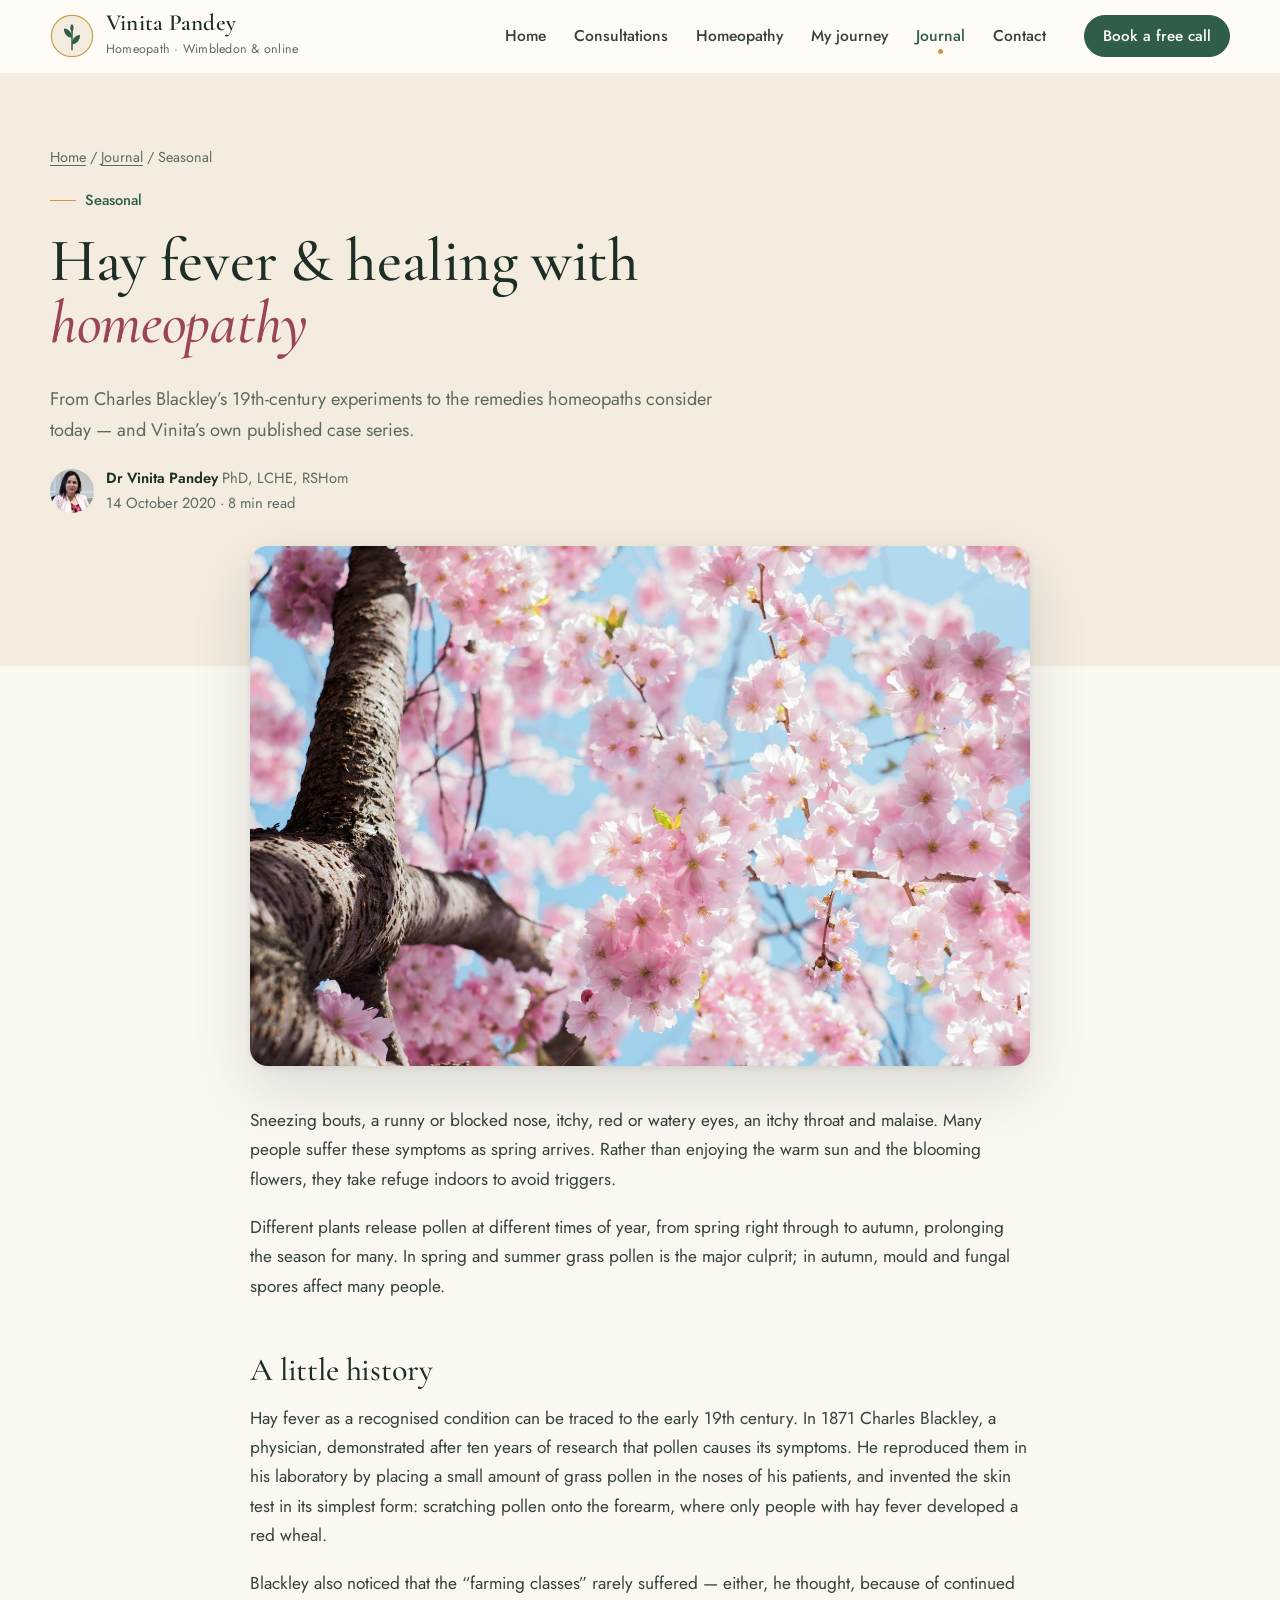
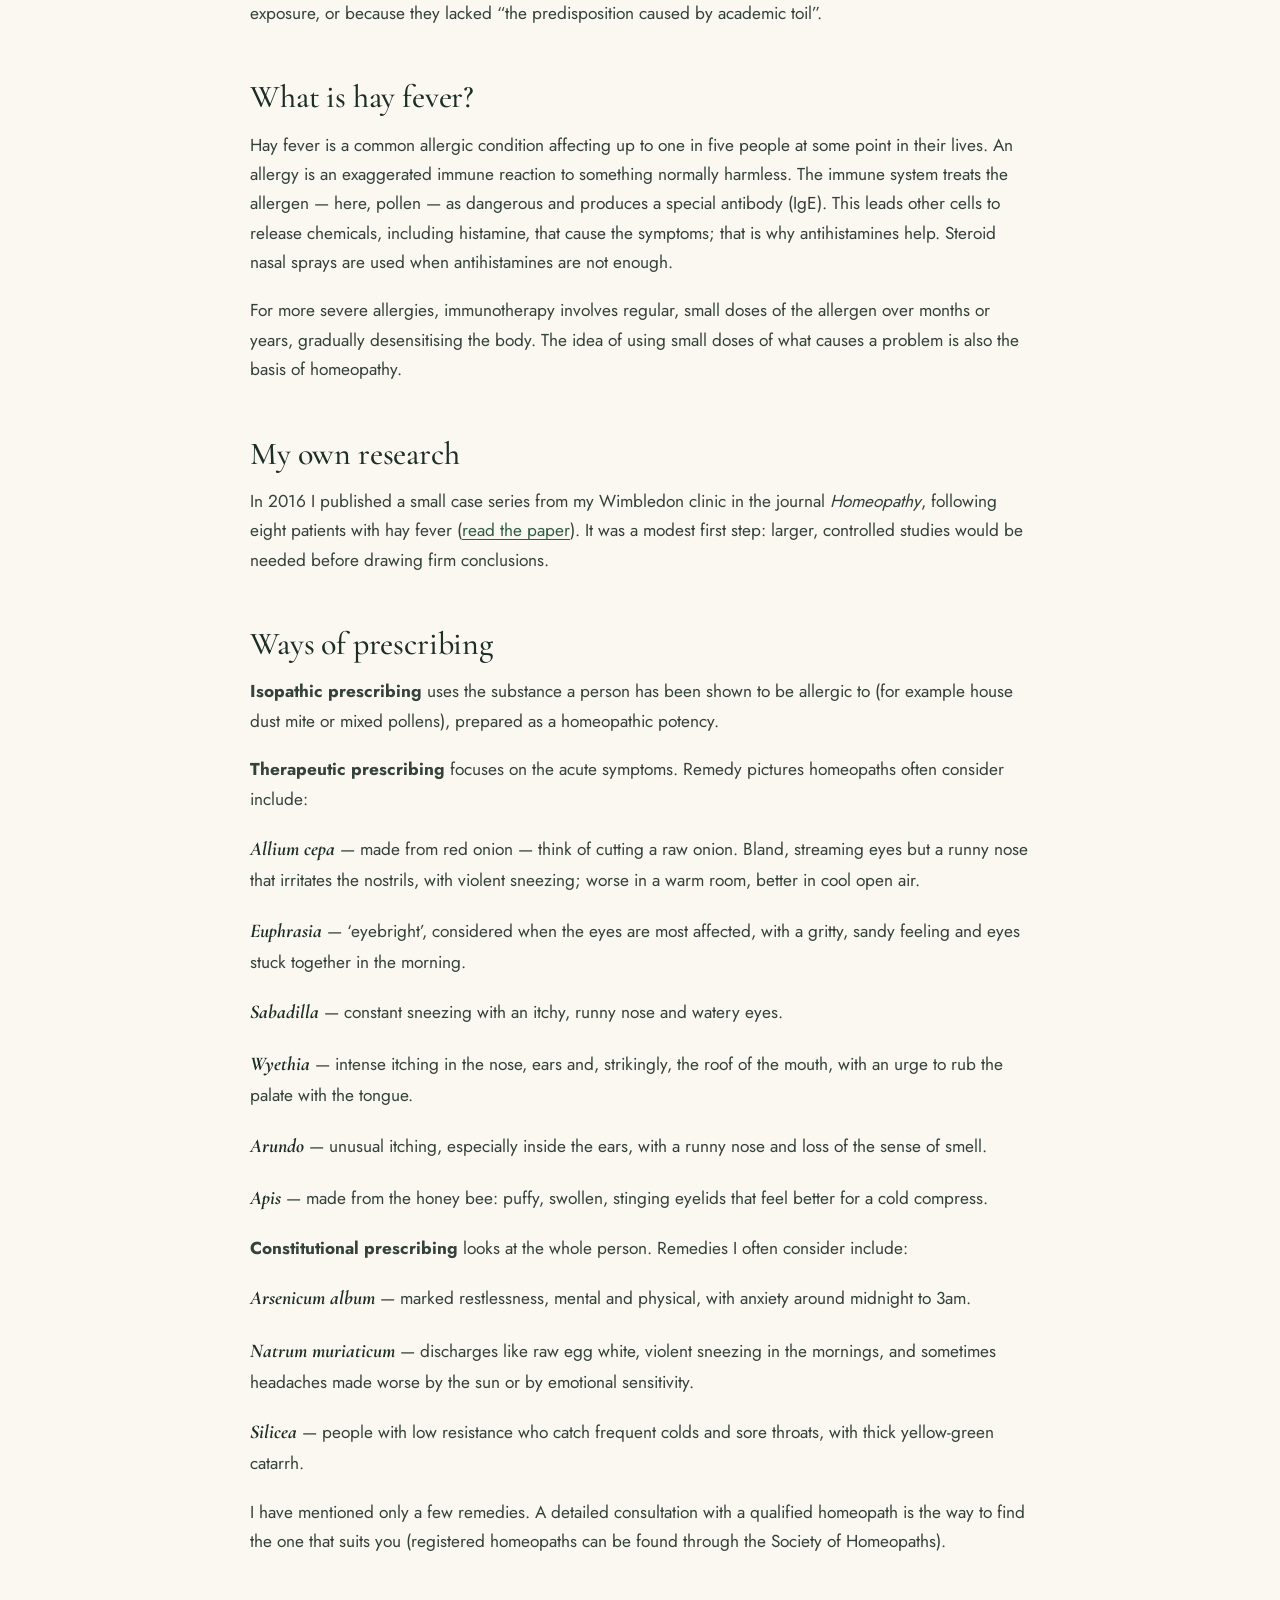
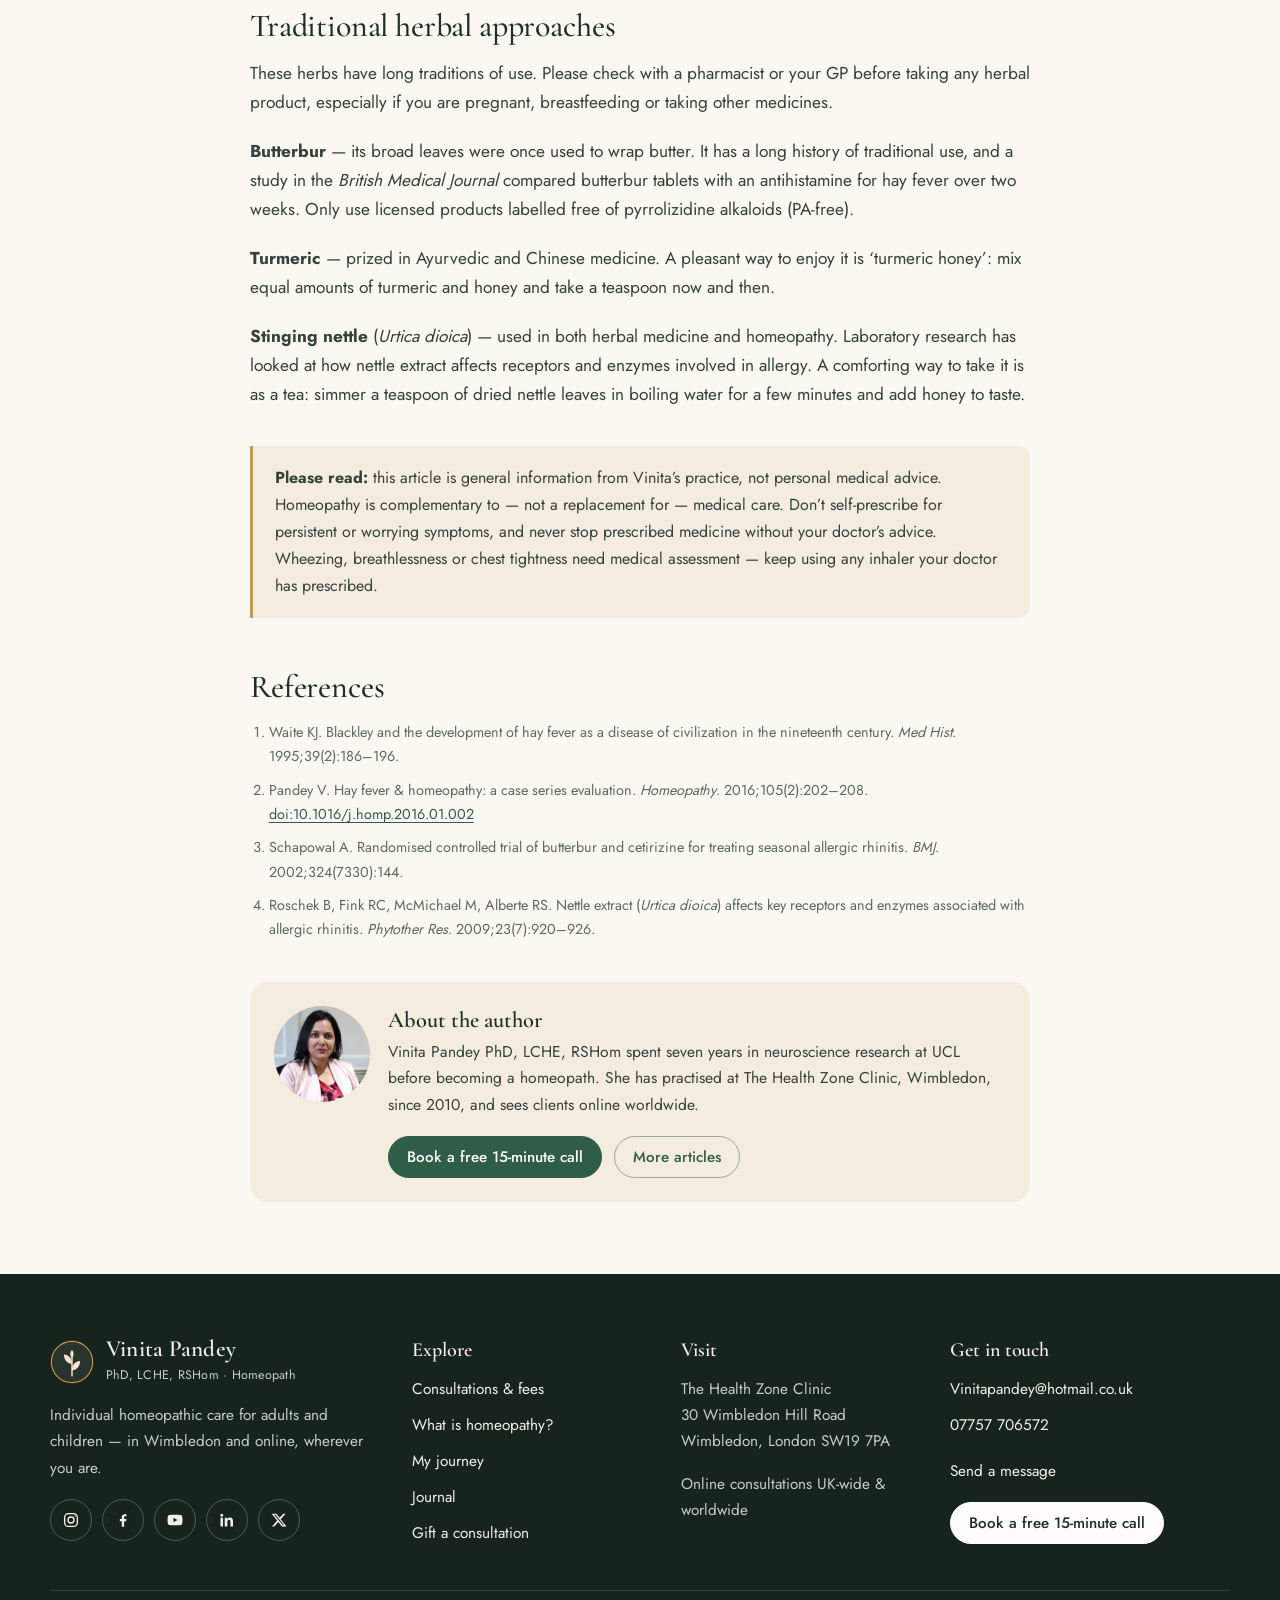
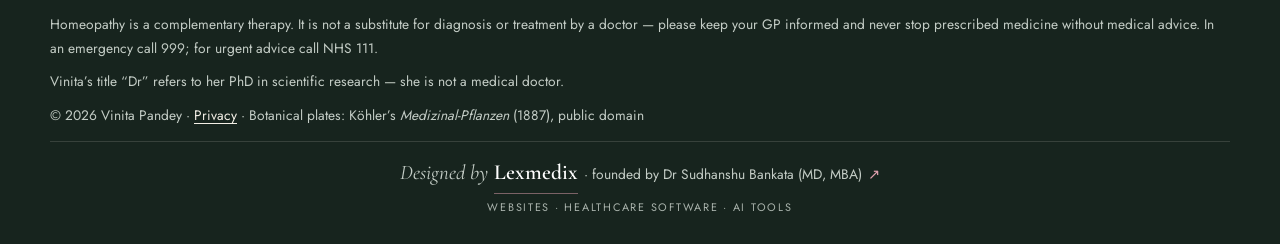
<file: journal/hay-fever/index.html>
<!doctype html>
<html lang="en-GB" data-root="../../">
<head>
<meta charset="utf-8">
<meta name="viewport" content="width=device-width, initial-scale=1, viewport-fit=cover">
<title>Hay fever &amp; healing with homeopathy · Vinita Pandey Homeopathy</title>
<meta name="description" content="From Charles Blackley’s 19th-century experiments to the remedies homeopaths consider today — and Vinita’s own published case series.">

<link rel="canonical" href="https://drbankata.github.io/vinita-pandey/journal/hay-fever/">
<meta name="theme-color" content="#fbf8f2">
<meta property="og:type" content="website">
<meta property="og:site_name" content="Vinita Pandey · Homeopathy">
<meta property="og:title" content="Hay fever &amp; healing with homeopathy · Vinita Pandey Homeopathy">
<meta property="og:description" content="From Charles Blackley’s 19th-century experiments to the remedies homeopaths consider today — and Vinita’s own published case series.">
<meta property="og:url" content="https://drbankata.github.io/vinita-pandey/journal/hay-fever/">
<meta property="og:image" content="https://drbankata.github.io/vinita-pandey/assets/img/og-image.jpg">
<meta property="og:locale" content="en_GB">
<meta name="twitter:card" content="summary_large_image">
<link rel="icon" href="../../assets/img/favicon.svg" type="image/svg+xml">
<link rel="icon" href="../../assets/img/favicon.png" sizes="64x64" type="image/png">
<link rel="apple-touch-icon" href="../../assets/img/apple-touch-icon.png">
<link rel="preload" href="../../assets/fonts/cormorant.woff2" as="font" type="font/woff2" crossorigin>
<link rel="preload" href="../../assets/fonts/jost.woff2" as="font" type="font/woff2" crossorigin>
<link rel="stylesheet" href="../../assets/css/site.css?v=6c43c918">
<script type="application/ld+json">{"@context": "https://schema.org", "@graph": [{"@type": ["HealthAndBeautyBusiness", "LocalBusiness"], "@id": "https://drbankata.github.io/vinita-pandey/#practice", "name": "Vinita Pandey Homeopathy", "url": "https://drbankata.github.io/vinita-pandey/", "image": "https://drbankata.github.io/vinita-pandey/assets/img/og-image.jpg", "telephone": "+447757706572", "email": "Vinitapandey@hotmail.co.uk", "address": {"@type": "PostalAddress", "streetAddress": "The Health Zone Clinic, 30 Wimbledon Hill Road", "addressLocality": "Wimbledon, London", "postalCode": "SW19 7PA", "addressCountry": "GB"}, "areaServed": ["Wimbledon", "London", "United Kingdom (online)"], "founder": {"@id": "https://drbankata.github.io/vinita-pandey/#vinita"}, "sameAs": ["https://www.instagram.com/vinitapandeyhomeopathy/", "https://www.facebook.com/VinitaPandeyHomeopathy", "https://twitter.com/VinitaPandey24", "https://www.linkedin.com/in/vinita-pandey-5122bb1aa/"]}, {"@type": "Person", "@id": "https://drbankata.github.io/vinita-pandey/#vinita", "name": "Vinita Pandey", "honorificSuffix": "PhD, LCHE, RSHom", "jobTitle": "Homeopath", "worksFor": {"@id": "https://drbankata.github.io/vinita-pandey/#practice"}, "alumniOf": {"@type": "CollegeOrUniversity", "name": "University College London"}, "image": "https://drbankata.github.io/vinita-pandey/assets/img/vinita.jpg"}]}</script>
</head>
<body>
<a class="skip" href="#main">Skip to content</a>
<div class="progress" aria-hidden="true"></div>
<header class="site-header">
  <div class="wrap head-in">
    <a class="brand" href="../../"><svg class="mark" viewBox="0 0 48 48" aria-hidden="true"><circle class="m-bg" cx="24" cy="24" r="22.5"/><path class="m-stem" d="M24 39V15"/><path class="m-leaf" d="M24 26c-5.5-.6-8.8-4.6-8.8-10.2 5.4.2 8.8 4.4 8.8 10.2zM24 33c5.5-.6 8.8-4.6 8.8-10.2-5.4.2-8.8 4.4-8.8 10.2zM24 19.5c-2.3-1.9-2.6-6-.1-8.5 2.5 2.3 2.4 6.4.1 8.5z"/></svg><span><span class="brand-name">Vinita Pandey</span><span class="brand-sub">Homeopath · Wimbledon &amp; online</span></span></a>
    <button class="menu-btn" type="button" aria-expanded="false" aria-controls="site-nav"><svg viewBox="0 0 24 24" fill="none" stroke="currentColor" stroke-width="1.8" stroke-linecap="round"><path d="M4 7h16M4 12h16M4 17h10"/></svg><span class="sr-only">Open menu</span></button>
    <nav id="site-nav" aria-label="Main">
      <ul><li><a href="../../">Home</a></li><li><a href="../../consultations/">Consultations</a></li><li><a href="../../homeopathy/">Homeopathy</a></li><li><a href="../../about/">My journey</a></li><li><a href="../../journal/" aria-current="page">Journal</a></li><li><a href="../../contact/">Contact</a></li></ul>
      <a class="btn small nav-cta" href="../../consultations/?service=discovery#book" data-book="discovery">Book a free call</a>
    </nav>
  </div>
</header>
<main id="main">

  <article>
    <header class="page-hero art-hero">
      <div class="wrap" style="display:block">
        <div class="narrow" style="width:auto;max-width:780px;margin:0">
          <p class="crumbs"><a href="../../">Home</a> / <a href="../../journal/">Journal</a> / Seasonal</p>
          <p class="eyebrow">Seasonal</p>
          <h1 style="font-size:clamp(2.3rem,6.5vw,3.8rem)">Hay fever &amp; healing with <em>homeopathy</em></h1>
          <p class="lede">From Charles Blackley&rsquo;s 19th-century experiments to the remedies homeopaths consider today — and Vinita&rsquo;s own published case series.</p>
          <p class="art-meta"><img src="../../assets/img/vinita-square.jpg" alt="" width="44" height="44"><span><strong>Dr Vinita Pandey</strong> PhD, LCHE, RSHom<br>14 October 2020 · 8 min read</span></p>
        </div>
      </div>
    </header>
    <div class="narrow art-img"><img src="../../assets/img/photos/blossom.jpg" alt="Pink cherry blossom against a blue spring sky" width="1100" height="733"></div>
    <div class="narrow article section" style="padding-top:40px">
      
<p>Sneezing bouts, a runny or blocked nose, itchy, red or watery eyes, an itchy throat and malaise. Many people suffer these symptoms as spring arrives. Rather than enjoying the warm sun and the blooming flowers, they take refuge indoors to avoid triggers.</p>
<p>Different plants release pollen at different times of year, from spring right through to autumn, prolonging the season for many. In spring and summer grass pollen is the major culprit; in autumn, mould and fungal spores affect many people.</p>
<h2>A little history</h2>
<p>Hay fever as a recognised condition can be traced to the early 19th century. In 1871 Charles Blackley, a physician, demonstrated after ten years of research that pollen causes its symptoms. He reproduced them in his laboratory by placing a small amount of grass pollen in the noses of his patients, and invented the skin test in its simplest form: scratching pollen onto the forearm, where only people with hay fever developed a red wheal.</p>
<p>Blackley also noticed that the &ldquo;farming classes&rdquo; rarely suffered — either, he thought, because of continued exposure, or because they lacked &ldquo;the predisposition caused by academic toil&rdquo;.</p>
<h2>What is hay fever?</h2>
<p>Hay fever is a common allergic condition affecting up to one in five people at some point in their lives. An allergy is an exaggerated immune reaction to something normally harmless. The immune system treats the allergen — here, pollen — as dangerous and produces a special antibody (IgE). This leads other cells to release chemicals, including histamine, that cause the symptoms; that is why antihistamines help. Steroid nasal sprays are used when antihistamines are not enough.</p>
<p>For more severe allergies, immunotherapy involves regular, small doses of the allergen over months or years, gradually desensitising the body. The idea of using small doses of what causes a problem is also the basis of homeopathy.</p>
<h2>My own research</h2>
<p>In 2016 I published a small case series from my Wimbledon clinic in the journal <i>Homeopathy</i>, following eight patients with hay fever (<a href="https://doi.org/10.1016/j.homp.2016.01.002" target="_blank" rel="noopener">read the paper</a>). It was a modest first step: larger, controlled studies would be needed before drawing firm conclusions.</p>
<h2>Ways of prescribing</h2>
<p><strong>Isopathic prescribing</strong> uses the substance a person has been shown to be allergic to (for example house dust mite or mixed pollens), prepared as a homeopathic potency.</p>
<p><strong>Therapeutic prescribing</strong> focuses on the acute symptoms. Remedy pictures homeopaths often consider include:</p>
<p><strong class="rem">Allium cepa</strong> — made from red onion — think of cutting a raw onion. Bland, streaming eyes but a runny nose that irritates the nostrils, with violent sneezing; worse in a warm room, better in cool open air.</p>
<p><strong class="rem">Euphrasia</strong> — &lsquo;eyebright&rsquo;, considered when the eyes are most affected, with a gritty, sandy feeling and eyes stuck together in the morning.</p>
<p><strong class="rem">Sabadilla</strong> — constant sneezing with an itchy, runny nose and watery eyes.</p>
<p><strong class="rem">Wyethia</strong> — intense itching in the nose, ears and, strikingly, the roof of the mouth, with an urge to rub the palate with the tongue.</p>
<p><strong class="rem">Arundo</strong> — unusual itching, especially inside the ears, with a runny nose and loss of the sense of smell.</p>
<p><strong class="rem">Apis</strong> — made from the honey bee: puffy, swollen, stinging eyelids that feel better for a cold compress.</p>
<p><strong>Constitutional prescribing</strong> looks at the whole person. Remedies I often consider include:</p>
<p><strong class="rem">Arsenicum album</strong> — marked restlessness, mental and physical, with anxiety around midnight to 3am.</p>
<p><strong class="rem">Natrum muriaticum</strong> — discharges like raw egg white, violent sneezing in the mornings, and sometimes headaches made worse by the sun or by emotional sensitivity.</p>
<p><strong class="rem">Silicea</strong> — people with low resistance who catch frequent colds and sore throats, with thick yellow-green catarrh.</p>
<p>I have mentioned only a few remedies. A detailed consultation with a qualified homeopath is the way to find the one that suits you (registered homeopaths can be found through the Society of Homeopaths).</p>
<h2>Traditional herbal approaches</h2>
<p>These herbs have long traditions of use. Please check with a pharmacist or your GP before taking any herbal product, especially if you are pregnant, breastfeeding or taking other medicines.</p>
<p><strong>Butterbur</strong> — its broad leaves were once used to wrap butter. It has a long history of traditional use, and a study in the <i>British Medical Journal</i> compared butterbur tablets with an antihistamine for hay fever over two weeks. Only use licensed products labelled free of pyrrolizidine alkaloids (PA-free).</p>
<p><strong>Turmeric</strong> — prized in Ayurvedic and Chinese medicine. A pleasant way to enjoy it is &lsquo;turmeric honey&rsquo;: mix equal amounts of turmeric and honey and take a teaspoon now and then.</p>
<p><strong>Stinging nettle</strong> (<i>Urtica dioica</i>) — used in both herbal medicine and homeopathy. Laboratory research has looked at how nettle extract affects receptors and enzymes involved in allergy. A comforting way to take it is as a tea: simmer a teaspoon of dried nettle leaves in boiling water for a few minutes and add honey to taste.</p>

      <aside class="callout" aria-label="Important">
  <p><strong>Please read:</strong> this article is general information from Vinita&rsquo;s practice, not personal medical advice. Homeopathy is complementary to — not a replacement for — medical care. Don&rsquo;t self-prescribe for persistent or worrying symptoms, and never stop prescribed medicine without your doctor&rsquo;s advice. Wheezing, breathlessness or chest tightness need medical assessment — keep using any inhaler your doctor has prescribed.</p>
</aside>
      <h2>References</h2><ol class="refs"><li>Waite KJ. Blackley and the development of hay fever as a disease of civilization in the nineteenth century. <i>Med Hist</i>. 1995;39(2):186–196.</li><li>Pandey V. Hay fever &amp; homeopathy: a case series evaluation. <i>Homeopathy</i>. 2016;105(2):202–208. <a href="https://doi.org/10.1016/j.homp.2016.01.002" target="_blank" rel="noopener">doi:10.1016/j.homp.2016.01.002</a></li><li>Schapowal A. Randomised controlled trial of butterbur and cetirizine for treating seasonal allergic rhinitis. <i>BMJ</i>. 2002;324(7330):144.</li><li>Roschek B, Fink RC, McMichael M, Alberte RS. Nettle extract (<i>Urtica dioica</i>) affects key receptors and enzymes associated with allergic rhinitis. <i>Phytother Res</i>. 2009;23(7):920–926.</li></ol>
      <div class="author-box">
        <img src="../../assets/img/vinita-square.jpg" alt="Vinita Pandey" width="96" height="96" loading="lazy">
        <div><p class="h-author">About the author</p><p>Vinita Pandey PhD, LCHE, RSHom spent seven years in neuroscience research at UCL before becoming a homeopath. She has practised at The Health Zone Clinic, Wimbledon, since 2010, and sees clients online worldwide.</p>
        <div class="btns"><a class="btn small" href="../../consultations/?service=discovery#book" data-book="discovery">Book a free 15-minute call</a><a class="btn small ghost" href="../../journal/">More articles</a></div></div>
      </div>
    </div>
  </article>

</main>
<footer class="site-footer">
  <div class="wrap">
    <div class="foot-grid">
      <div>
        <a class="brand" href="../../"><svg class="mark" viewBox="0 0 48 48" aria-hidden="true"><circle class="m-bg" cx="24" cy="24" r="22.5"/><path class="m-stem" d="M24 39V15"/><path class="m-leaf" d="M24 26c-5.5-.6-8.8-4.6-8.8-10.2 5.4.2 8.8 4.4 8.8 10.2zM24 33c5.5-.6 8.8-4.6 8.8-10.2-5.4.2-8.8 4.4-8.8 10.2zM24 19.5c-2.3-1.9-2.6-6-.1-8.5 2.5 2.3 2.4 6.4.1 8.5z"/></svg><span><span class="brand-name">Vinita Pandey</span><span class="brand-sub">PhD, LCHE, RSHom · Homeopath</span></span></a>
        <p>Individual homeopathic care for adults and children — in Wimbledon and online, wherever you are.</p>
        <div class="socials">
          <a data-show="instagram" hidden aria-label="Instagram"><svg viewBox="0 0 24 24" fill="none" stroke="currentColor" stroke-width="1.8" aria-hidden="true"><rect x="3.5" y="3.5" width="17" height="17" rx="5"/><circle cx="12" cy="12" r="4"/><circle cx="17.3" cy="6.7" r="1" fill="currentColor" stroke="none"/></svg></a>
          <a data-show="facebook" hidden aria-label="Facebook"><svg viewBox="0 0 24 24" fill="currentColor" aria-hidden="true"><path d="M13.5 21v-7.5h2.6l.4-3h-3V8.6c0-.9.3-1.5 1.5-1.5h1.6V4.4a21 21 0 00-2.3-.1c-2.3 0-3.9 1.4-3.9 4v2.2H7.8v3h2.6V21z"/></svg></a>
          <a data-show="youtube" hidden aria-label="YouTube"><svg viewBox="0 0 24 24" fill="currentColor" aria-hidden="true"><path d="M21.6 7.2a2.5 2.5 0 00-1.8-1.8C18.2 5 12 5 12 5s-6.2 0-7.8.4A2.5 2.5 0 002.4 7.2 26 26 0 002 12a26 26 0 00.4 4.8 2.5 2.5 0 001.8 1.8c1.6.4 7.8.4 7.8.4s6.2 0 7.8-.4a2.5 2.5 0 001.8-1.8A26 26 0 0022 12a26 26 0 00-.4-4.8zM10 15V9l5.2 3z"/></svg></a>
          <a data-show="linkedin" hidden aria-label="LinkedIn"><svg viewBox="0 0 24 24" fill="currentColor" aria-hidden="true"><path d="M5 3.5a2 2 0 110 4 2 2 0 010-4zM3.3 9h3.4v11.5H3.3zM9 9h3.3v1.6c.5-.9 1.6-1.9 3.4-1.9 3.6 0 4.3 2.4 4.3 5.4v6.4h-3.4v-5.7c0-1.4 0-3.1-1.9-3.1s-2.2 1.5-2.2 3v5.8H9z"/></svg></a>
          <a data-show="twitter" hidden aria-label="X (Twitter)"><svg viewBox="0 0 24 24" fill="currentColor" aria-hidden="true"><path d="M17.8 3.5h3l-6.6 7.5 7.8 9.5h-6.1l-4.8-5.9-5.5 5.9h-3l7-7.9L2.2 3.5h6.2l4.3 5.4zm-1 15.3h1.7L7.3 5.1H5.5z"/></svg></a>
        </div>
      </div>
      <div>
        <h2 class="fh">Explore</h2>
        <ul class="flist">
          <li><a href="../../consultations/">Consultations &amp; fees</a></li>
          <li><a href="../../homeopathy/">What is homeopathy?</a></li>
          <li><a href="../../about/">My journey</a></li>
          <li><a href="../../journal/">Journal</a></li>
          <li><a href="../../consultations/#gift">Gift a consultation</a></li>
        </ul>
      </div>
      <div>
        <h2 class="fh">Visit</h2>
        <p>The Health Zone Clinic<br>30 Wimbledon Hill Road<br>Wimbledon, London SW19 7PA</p>
        <p>Online consultations UK-wide &amp; worldwide</p>
      </div>
      <div>
        <h2 class="fh">Get in touch</h2>
        <ul class="flist">
          <li><a data-show="email" hidden><span data-fill></span></a></li>
          <li><a data-show="phone" hidden><span data-fill></span></a></li>
          <li><a data-show="whatsapp" hidden>WhatsApp</a></li>
          <li><a href="../../contact/">Send a message</a></li>
        </ul>
        <a class="btn small light" style="margin-top:18px" href="../../consultations/?service=discovery#book" data-book="discovery">Book a free 15-minute call</a>
      </div>
    </div>
    <div class="legal">
      <p>Homeopathy is a complementary therapy. It is not a substitute for diagnosis or treatment by a doctor — please keep your GP informed and never stop prescribed medicine without medical advice. In an emergency call 999; for urgent advice call NHS 111.</p>
      <p>Vinita&rsquo;s title &ldquo;Dr&rdquo; refers to her PhD in scientific research — she is not a medical doctor.</p>
      <p>&copy; <span data-year>2026</span> Vinita Pandey · <a href="../../privacy/">Privacy</a> · Botanical plates: Köhler&rsquo;s <i>Medizinal-Pflanzen</i> (1887), public domain</p>
    </div>
  <div class="made-by"><a class="mb" href="https://lexmedix.in/services/" target="_blank" rel="noopener"><span class="mb-main"><span class="mb-pre">Designed by</span> <span class="mb-name">Lexmedix</span> <span class="mb-cred"><span class="mb-dot" aria-hidden="true">&middot; </span><span class="mb-sr">, </span>founded by Dr Sudhanshu Bankata (MD, MBA)</span><span class="mb-arrow" aria-hidden="true">&#8599;</span></span><span class="mb-sr">, </span><span class="mb-sub">Websites &middot; Healthcare software &middot; AI tools</span><span class="mb-sr"> (opens in a new tab)</span></a></div>
</div>
</footer>
<button class="to-top" type="button" aria-label="Back to top"><svg viewBox="0 0 24 24" fill="none" stroke="currentColor" stroke-width="1.8" stroke-linecap="round" stroke-linejoin="round" aria-hidden="true"><path d="M12 19V5M6 11l6-6 6 6"/></svg></button>
<a class="wa-float" data-show="whatsapp" hidden aria-label="Message Vinita on WhatsApp"><svg viewBox="0 0 24 24" fill="currentColor" aria-hidden="true"><path d="M12 2.2A9.8 9.8 0 003.6 17l-1.3 4.8 4.9-1.3A9.8 9.8 0 1012 2.2zm0 17.9a8.1 8.1 0 01-4.1-1.1l-.3-.2-2.9.8.8-2.8-.2-.3A8.1 8.1 0 1112 20.1zm4.5-6.1c-.2-.1-1.5-.7-1.7-.8s-.4-.1-.6.1-.7.8-.8 1-.3.2-.5.1a6.6 6.6 0 01-3.3-2.9c-.2-.4.3-.4.8-1.3a.5.5 0 000-.5l-.8-1.8c-.2-.5-.4-.4-.6-.4h-.5a1 1 0 00-.7.3 3 3 0 00-.9 2.2 5.2 5.2 0 001.1 2.7 11.8 11.8 0 004.5 4c1.7.7 2.3.8 3.2.6a2.7 2.7 0 001.8-1.2 2.2 2.2 0 00.1-1.3c0-.1-.2-.2-.4-.3z"/></svg></a>
<aside class="mbar" aria-label="Quick booking">
  <a class="btn" href="../../consultations/?service=discovery#book" data-book="discovery"><svg viewBox="0 0 24 24" fill="none" stroke="currentColor" stroke-width="1.8" stroke-linecap="round" stroke-linejoin="round" aria-hidden="true"><rect x="3.5" y="5" width="17" height="15.5" rx="2.5"/><path d="M3.5 10h17M8 3v4M16 3v4"/></svg> Free 15-min call</a>
  <a class="btn ghost" data-show="phone" hidden aria-label="Call Vinita"><svg viewBox="0 0 24 24" fill="none" stroke="currentColor" stroke-width="1.8" stroke-linecap="round" stroke-linejoin="round" aria-hidden="true"><path d="M5 4h3.5l1.8 4.5-2.3 1.4a11 11 0 006.1 6.1l1.4-2.3L20 15.5V19a1.5 1.5 0 01-1.6 1.5C10.6 20 4 13.4 3.5 5.6A1.5 1.5 0 015 4z"/></svg> Call</a>
</aside>
<script src="../../assets/js/site.js?v=3" defer></script>
</body>
</html>
</file>
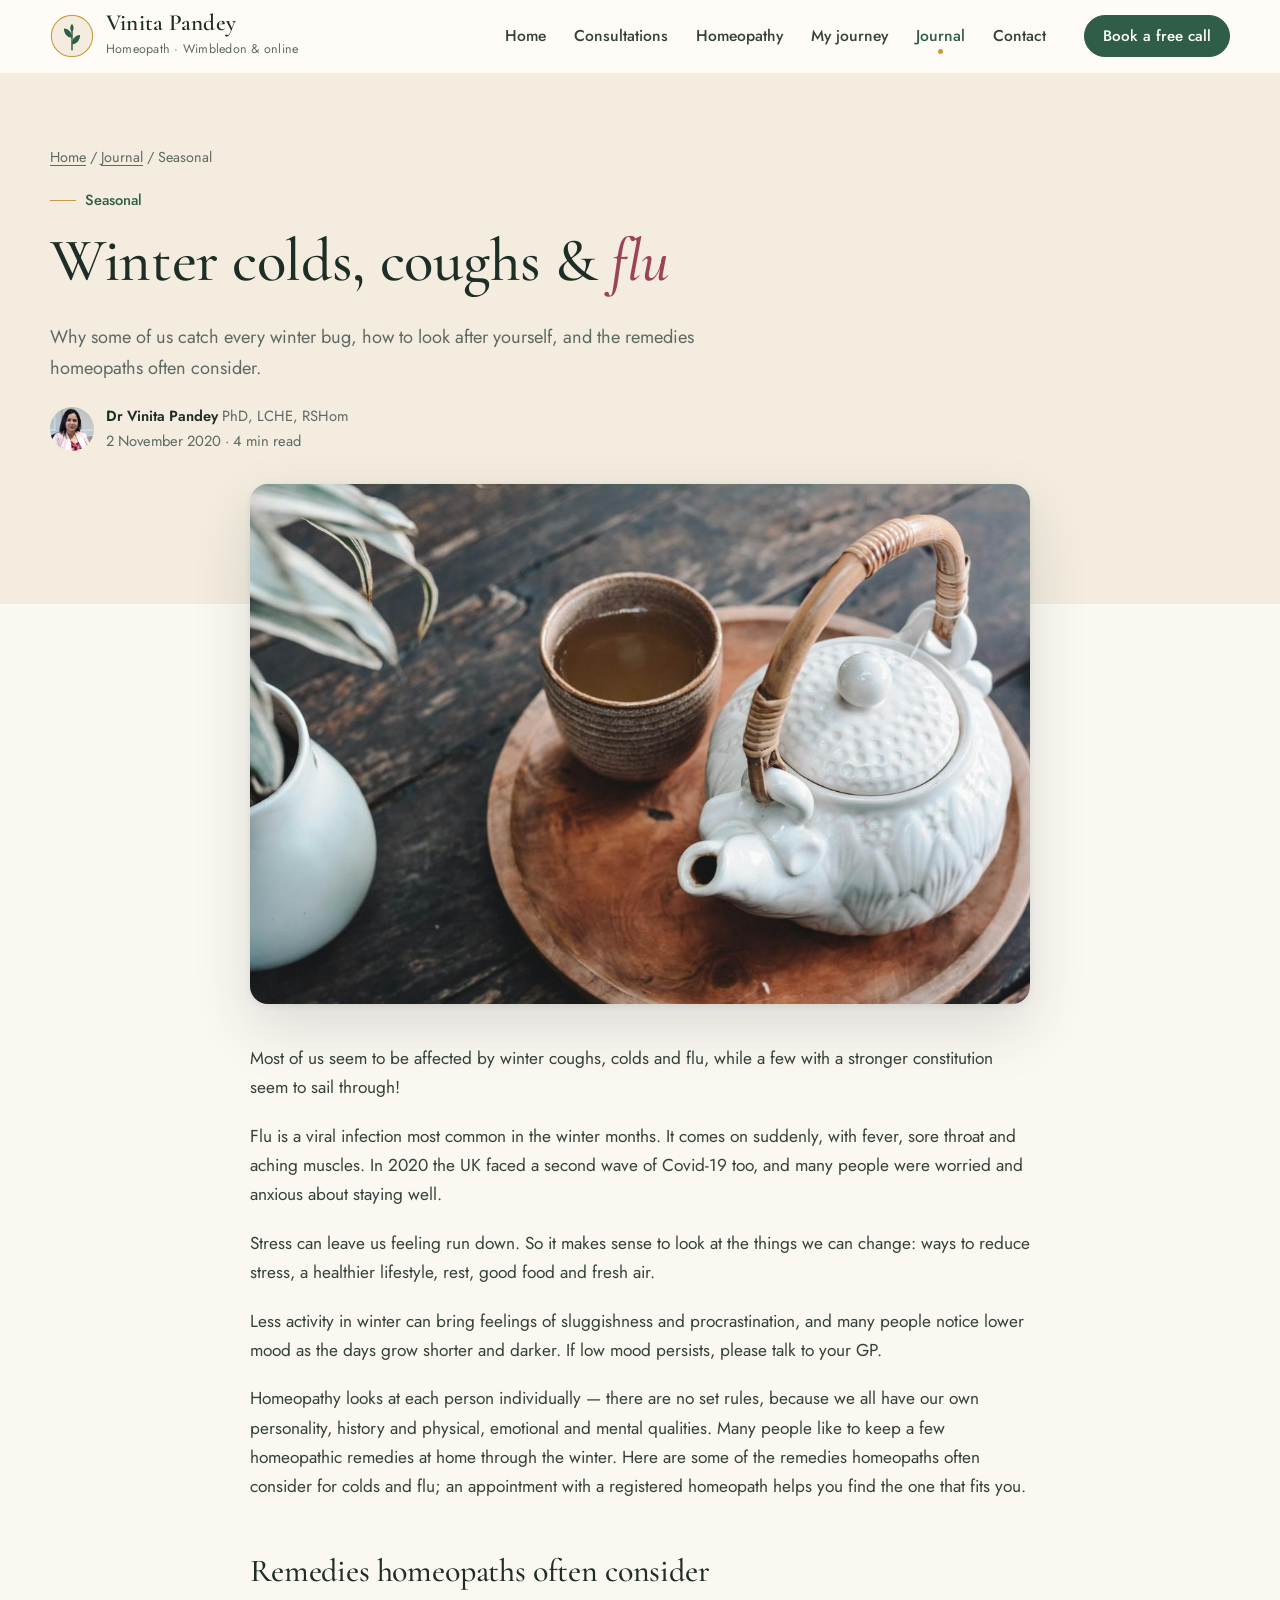
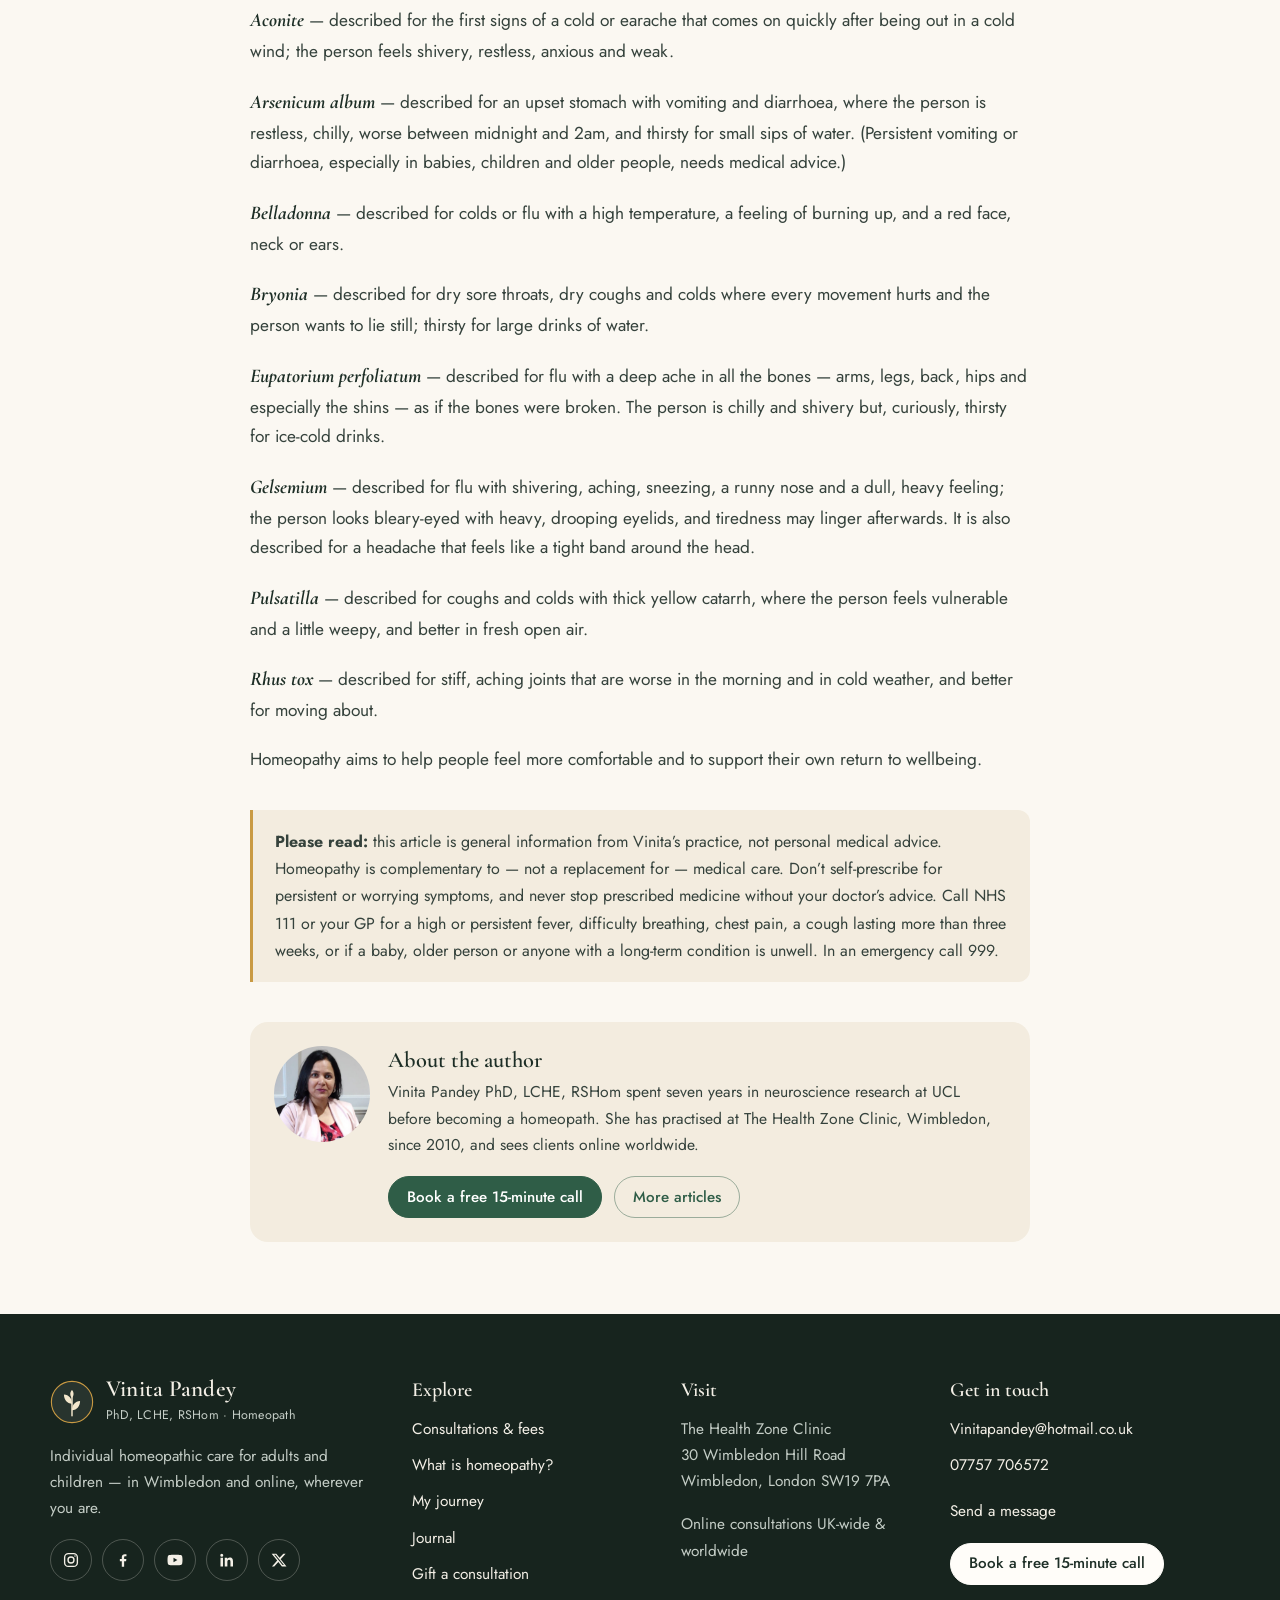
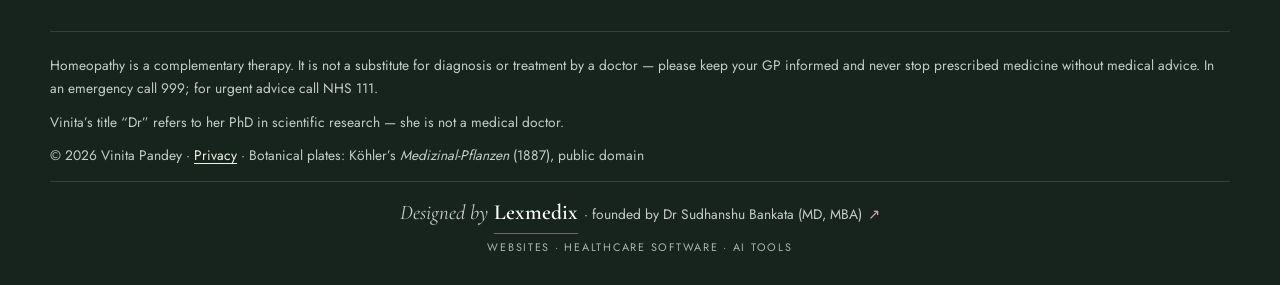
<file: journal/winter-colds-coughs-flu/index.html>
<!doctype html>
<html lang="en-GB" data-root="../../">
<head>
<meta charset="utf-8">
<meta name="viewport" content="width=device-width, initial-scale=1, viewport-fit=cover">
<title>Winter colds, coughs &amp; flu · Vinita Pandey Homeopathy</title>
<meta name="description" content="Why some of us catch every winter bug, how to look after yourself, and the remedies homeopaths often consider.">

<link rel="canonical" href="https://drbankata.github.io/vinita-pandey/journal/winter-colds-coughs-flu/">
<meta name="theme-color" content="#fbf8f2">
<meta property="og:type" content="website">
<meta property="og:site_name" content="Vinita Pandey · Homeopathy">
<meta property="og:title" content="Winter colds, coughs &amp; flu · Vinita Pandey Homeopathy">
<meta property="og:description" content="Why some of us catch every winter bug, how to look after yourself, and the remedies homeopaths often consider.">
<meta property="og:url" content="https://drbankata.github.io/vinita-pandey/journal/winter-colds-coughs-flu/">
<meta property="og:image" content="https://drbankata.github.io/vinita-pandey/assets/img/og-image.jpg">
<meta property="og:locale" content="en_GB">
<meta name="twitter:card" content="summary_large_image">
<link rel="icon" href="../../assets/img/favicon.svg" type="image/svg+xml">
<link rel="icon" href="../../assets/img/favicon.png" sizes="64x64" type="image/png">
<link rel="apple-touch-icon" href="../../assets/img/apple-touch-icon.png">
<link rel="preload" href="../../assets/fonts/cormorant.woff2" as="font" type="font/woff2" crossorigin>
<link rel="preload" href="../../assets/fonts/jost.woff2" as="font" type="font/woff2" crossorigin>
<link rel="stylesheet" href="../../assets/css/site.css?v=6c43c918">
<script type="application/ld+json">{"@context": "https://schema.org", "@graph": [{"@type": ["HealthAndBeautyBusiness", "LocalBusiness"], "@id": "https://drbankata.github.io/vinita-pandey/#practice", "name": "Vinita Pandey Homeopathy", "url": "https://drbankata.github.io/vinita-pandey/", "image": "https://drbankata.github.io/vinita-pandey/assets/img/og-image.jpg", "telephone": "+447757706572", "email": "Vinitapandey@hotmail.co.uk", "address": {"@type": "PostalAddress", "streetAddress": "The Health Zone Clinic, 30 Wimbledon Hill Road", "addressLocality": "Wimbledon, London", "postalCode": "SW19 7PA", "addressCountry": "GB"}, "areaServed": ["Wimbledon", "London", "United Kingdom (online)"], "founder": {"@id": "https://drbankata.github.io/vinita-pandey/#vinita"}, "sameAs": ["https://www.instagram.com/vinitapandeyhomeopathy/", "https://www.facebook.com/VinitaPandeyHomeopathy", "https://twitter.com/VinitaPandey24", "https://www.linkedin.com/in/vinita-pandey-5122bb1aa/"]}, {"@type": "Person", "@id": "https://drbankata.github.io/vinita-pandey/#vinita", "name": "Vinita Pandey", "honorificSuffix": "PhD, LCHE, RSHom", "jobTitle": "Homeopath", "worksFor": {"@id": "https://drbankata.github.io/vinita-pandey/#practice"}, "alumniOf": {"@type": "CollegeOrUniversity", "name": "University College London"}, "image": "https://drbankata.github.io/vinita-pandey/assets/img/vinita.jpg"}]}</script>
</head>
<body>
<a class="skip" href="#main">Skip to content</a>
<div class="progress" aria-hidden="true"></div>
<header class="site-header">
  <div class="wrap head-in">
    <a class="brand" href="../../"><svg class="mark" viewBox="0 0 48 48" aria-hidden="true"><circle class="m-bg" cx="24" cy="24" r="22.5"/><path class="m-stem" d="M24 39V15"/><path class="m-leaf" d="M24 26c-5.5-.6-8.8-4.6-8.8-10.2 5.4.2 8.8 4.4 8.8 10.2zM24 33c5.5-.6 8.8-4.6 8.8-10.2-5.4.2-8.8 4.4-8.8 10.2zM24 19.5c-2.3-1.9-2.6-6-.1-8.5 2.5 2.3 2.4 6.4.1 8.5z"/></svg><span><span class="brand-name">Vinita Pandey</span><span class="brand-sub">Homeopath · Wimbledon &amp; online</span></span></a>
    <button class="menu-btn" type="button" aria-expanded="false" aria-controls="site-nav"><svg viewBox="0 0 24 24" fill="none" stroke="currentColor" stroke-width="1.8" stroke-linecap="round"><path d="M4 7h16M4 12h16M4 17h10"/></svg><span class="sr-only">Open menu</span></button>
    <nav id="site-nav" aria-label="Main">
      <ul><li><a href="../../">Home</a></li><li><a href="../../consultations/">Consultations</a></li><li><a href="../../homeopathy/">Homeopathy</a></li><li><a href="../../about/">My journey</a></li><li><a href="../../journal/" aria-current="page">Journal</a></li><li><a href="../../contact/">Contact</a></li></ul>
      <a class="btn small nav-cta" href="../../consultations/?service=discovery#book" data-book="discovery">Book a free call</a>
    </nav>
  </div>
</header>
<main id="main">

  <article>
    <header class="page-hero art-hero">
      <div class="wrap" style="display:block">
        <div class="narrow" style="width:auto;max-width:780px;margin:0">
          <p class="crumbs"><a href="../../">Home</a> / <a href="../../journal/">Journal</a> / Seasonal</p>
          <p class="eyebrow">Seasonal</p>
          <h1 style="font-size:clamp(2.3rem,6.5vw,3.8rem)">Winter colds, coughs &amp; <em>flu</em></h1>
          <p class="lede">Why some of us catch every winter bug, how to look after yourself, and the remedies homeopaths often consider.</p>
          <p class="art-meta"><img src="../../assets/img/vinita-square.jpg" alt="" width="44" height="44"><span><strong>Dr Vinita Pandey</strong> PhD, LCHE, RSHom<br>2 November 2020 · 4 min read</span></p>
        </div>
      </div>
    </header>
    <div class="narrow art-img"><img src="../../assets/img/photos/teapot.jpg" alt="A white teapot and a cup of tea on a wooden tray" width="1100" height="733"></div>
    <div class="narrow article section" style="padding-top:40px">
      
<p>Most of us seem to be affected by winter coughs, colds and flu, while a few with a stronger constitution seem to sail through!</p>
<p>Flu is a viral infection most common in the winter months. It comes on suddenly, with fever, sore throat and aching muscles. In 2020 the UK faced a second wave of Covid-19 too, and many people were worried and anxious about staying well.</p>
<p>Stress can leave us feeling run down. So it makes sense to look at the things we can change: ways to reduce stress, a healthier lifestyle, rest, good food and fresh air.</p>
<p>Less activity in winter can bring feelings of sluggishness and procrastination, and many people notice lower mood as the days grow shorter and darker. If low mood persists, please talk to your GP.</p>
<p>Homeopathy looks at each person individually — there are no set rules, because we all have our own personality, history and physical, emotional and mental qualities. Many people like to keep a few homeopathic remedies at home through the winter. Here are some of the remedies homeopaths often consider for colds and flu; an appointment with a registered homeopath helps you find the one that fits you.</p>
<h2>Remedies homeopaths often consider</h2>
<p><strong class="rem">Aconite</strong> — described for the first signs of a cold or earache that comes on quickly after being out in a cold wind; the person feels shivery, restless, anxious and weak.</p>
<p><strong class="rem">Arsenicum album</strong> — described for an upset stomach with vomiting and diarrhoea, where the person is restless, chilly, worse between midnight and 2am, and thirsty for small sips of water. (Persistent vomiting or diarrhoea, especially in babies, children and older people, needs medical advice.)</p>
<p><strong class="rem">Belladonna</strong> — described for colds or flu with a high temperature, a feeling of burning up, and a red face, neck or ears.</p>
<p><strong class="rem">Bryonia</strong> — described for dry sore throats, dry coughs and colds where every movement hurts and the person wants to lie still; thirsty for large drinks of water.</p>
<p><strong class="rem">Eupatorium perfoliatum</strong> — described for flu with a deep ache in all the bones — arms, legs, back, hips and especially the shins — as if the bones were broken. The person is chilly and shivery but, curiously, thirsty for ice-cold drinks.</p>
<p><strong class="rem">Gelsemium</strong> — described for flu with shivering, aching, sneezing, a runny nose and a dull, heavy feeling; the person looks bleary-eyed with heavy, drooping eyelids, and tiredness may linger afterwards. It is also described for a headache that feels like a tight band around the head.</p>
<p><strong class="rem">Pulsatilla</strong> — described for coughs and colds with thick yellow catarrh, where the person feels vulnerable and a little weepy, and better in fresh open air.</p>
<p><strong class="rem">Rhus tox</strong> — described for stiff, aching joints that are worse in the morning and in cold weather, and better for moving about.</p>
<p>Homeopathy aims to help people feel more comfortable and to support their own return to wellbeing.</p>

      <aside class="callout" aria-label="Important">
  <p><strong>Please read:</strong> this article is general information from Vinita&rsquo;s practice, not personal medical advice. Homeopathy is complementary to — not a replacement for — medical care. Don&rsquo;t self-prescribe for persistent or worrying symptoms, and never stop prescribed medicine without your doctor&rsquo;s advice. Call NHS 111 or your GP for a high or persistent fever, difficulty breathing, chest pain, a cough lasting more than three weeks, or if a baby, older person or anyone with a long-term condition is unwell. In an emergency call 999.</p>
</aside>
      
      <div class="author-box">
        <img src="../../assets/img/vinita-square.jpg" alt="Vinita Pandey" width="96" height="96" loading="lazy">
        <div><p class="h-author">About the author</p><p>Vinita Pandey PhD, LCHE, RSHom spent seven years in neuroscience research at UCL before becoming a homeopath. She has practised at The Health Zone Clinic, Wimbledon, since 2010, and sees clients online worldwide.</p>
        <div class="btns"><a class="btn small" href="../../consultations/?service=discovery#book" data-book="discovery">Book a free 15-minute call</a><a class="btn small ghost" href="../../journal/">More articles</a></div></div>
      </div>
    </div>
  </article>

</main>
<footer class="site-footer">
  <div class="wrap">
    <div class="foot-grid">
      <div>
        <a class="brand" href="../../"><svg class="mark" viewBox="0 0 48 48" aria-hidden="true"><circle class="m-bg" cx="24" cy="24" r="22.5"/><path class="m-stem" d="M24 39V15"/><path class="m-leaf" d="M24 26c-5.5-.6-8.8-4.6-8.8-10.2 5.4.2 8.8 4.4 8.8 10.2zM24 33c5.5-.6 8.8-4.6 8.8-10.2-5.4.2-8.8 4.4-8.8 10.2zM24 19.5c-2.3-1.9-2.6-6-.1-8.5 2.5 2.3 2.4 6.4.1 8.5z"/></svg><span><span class="brand-name">Vinita Pandey</span><span class="brand-sub">PhD, LCHE, RSHom · Homeopath</span></span></a>
        <p>Individual homeopathic care for adults and children — in Wimbledon and online, wherever you are.</p>
        <div class="socials">
          <a data-show="instagram" hidden aria-label="Instagram"><svg viewBox="0 0 24 24" fill="none" stroke="currentColor" stroke-width="1.8" aria-hidden="true"><rect x="3.5" y="3.5" width="17" height="17" rx="5"/><circle cx="12" cy="12" r="4"/><circle cx="17.3" cy="6.7" r="1" fill="currentColor" stroke="none"/></svg></a>
          <a data-show="facebook" hidden aria-label="Facebook"><svg viewBox="0 0 24 24" fill="currentColor" aria-hidden="true"><path d="M13.5 21v-7.5h2.6l.4-3h-3V8.6c0-.9.3-1.5 1.5-1.5h1.6V4.4a21 21 0 00-2.3-.1c-2.3 0-3.9 1.4-3.9 4v2.2H7.8v3h2.6V21z"/></svg></a>
          <a data-show="youtube" hidden aria-label="YouTube"><svg viewBox="0 0 24 24" fill="currentColor" aria-hidden="true"><path d="M21.6 7.2a2.5 2.5 0 00-1.8-1.8C18.2 5 12 5 12 5s-6.2 0-7.8.4A2.5 2.5 0 002.4 7.2 26 26 0 002 12a26 26 0 00.4 4.8 2.5 2.5 0 001.8 1.8c1.6.4 7.8.4 7.8.4s6.2 0 7.8-.4a2.5 2.5 0 001.8-1.8A26 26 0 0022 12a26 26 0 00-.4-4.8zM10 15V9l5.2 3z"/></svg></a>
          <a data-show="linkedin" hidden aria-label="LinkedIn"><svg viewBox="0 0 24 24" fill="currentColor" aria-hidden="true"><path d="M5 3.5a2 2 0 110 4 2 2 0 010-4zM3.3 9h3.4v11.5H3.3zM9 9h3.3v1.6c.5-.9 1.6-1.9 3.4-1.9 3.6 0 4.3 2.4 4.3 5.4v6.4h-3.4v-5.7c0-1.4 0-3.1-1.9-3.1s-2.2 1.5-2.2 3v5.8H9z"/></svg></a>
          <a data-show="twitter" hidden aria-label="X (Twitter)"><svg viewBox="0 0 24 24" fill="currentColor" aria-hidden="true"><path d="M17.8 3.5h3l-6.6 7.5 7.8 9.5h-6.1l-4.8-5.9-5.5 5.9h-3l7-7.9L2.2 3.5h6.2l4.3 5.4zm-1 15.3h1.7L7.3 5.1H5.5z"/></svg></a>
        </div>
      </div>
      <div>
        <h2 class="fh">Explore</h2>
        <ul class="flist">
          <li><a href="../../consultations/">Consultations &amp; fees</a></li>
          <li><a href="../../homeopathy/">What is homeopathy?</a></li>
          <li><a href="../../about/">My journey</a></li>
          <li><a href="../../journal/">Journal</a></li>
          <li><a href="../../consultations/#gift">Gift a consultation</a></li>
        </ul>
      </div>
      <div>
        <h2 class="fh">Visit</h2>
        <p>The Health Zone Clinic<br>30 Wimbledon Hill Road<br>Wimbledon, London SW19 7PA</p>
        <p>Online consultations UK-wide &amp; worldwide</p>
      </div>
      <div>
        <h2 class="fh">Get in touch</h2>
        <ul class="flist">
          <li><a data-show="email" hidden><span data-fill></span></a></li>
          <li><a data-show="phone" hidden><span data-fill></span></a></li>
          <li><a data-show="whatsapp" hidden>WhatsApp</a></li>
          <li><a href="../../contact/">Send a message</a></li>
        </ul>
        <a class="btn small light" style="margin-top:18px" href="../../consultations/?service=discovery#book" data-book="discovery">Book a free 15-minute call</a>
      </div>
    </div>
    <div class="legal">
      <p>Homeopathy is a complementary therapy. It is not a substitute for diagnosis or treatment by a doctor — please keep your GP informed and never stop prescribed medicine without medical advice. In an emergency call 999; for urgent advice call NHS 111.</p>
      <p>Vinita&rsquo;s title &ldquo;Dr&rdquo; refers to her PhD in scientific research — she is not a medical doctor.</p>
      <p>&copy; <span data-year>2026</span> Vinita Pandey · <a href="../../privacy/">Privacy</a> · Botanical plates: Köhler&rsquo;s <i>Medizinal-Pflanzen</i> (1887), public domain</p>
    </div>
  <div class="made-by"><a class="mb" href="https://lexmedix.in/services/" target="_blank" rel="noopener"><span class="mb-main"><span class="mb-pre">Designed by</span> <span class="mb-name">Lexmedix</span> <span class="mb-cred"><span class="mb-dot" aria-hidden="true">&middot; </span><span class="mb-sr">, </span>founded by Dr Sudhanshu Bankata (MD, MBA)</span><span class="mb-arrow" aria-hidden="true">&#8599;</span></span><span class="mb-sr">, </span><span class="mb-sub">Websites &middot; Healthcare software &middot; AI tools</span><span class="mb-sr"> (opens in a new tab)</span></a></div>
</div>
</footer>
<button class="to-top" type="button" aria-label="Back to top"><svg viewBox="0 0 24 24" fill="none" stroke="currentColor" stroke-width="1.8" stroke-linecap="round" stroke-linejoin="round" aria-hidden="true"><path d="M12 19V5M6 11l6-6 6 6"/></svg></button>
<a class="wa-float" data-show="whatsapp" hidden aria-label="Message Vinita on WhatsApp"><svg viewBox="0 0 24 24" fill="currentColor" aria-hidden="true"><path d="M12 2.2A9.8 9.8 0 003.6 17l-1.3 4.8 4.9-1.3A9.8 9.8 0 1012 2.2zm0 17.9a8.1 8.1 0 01-4.1-1.1l-.3-.2-2.9.8.8-2.8-.2-.3A8.1 8.1 0 1112 20.1zm4.5-6.1c-.2-.1-1.5-.7-1.7-.8s-.4-.1-.6.1-.7.8-.8 1-.3.2-.5.1a6.6 6.6 0 01-3.3-2.9c-.2-.4.3-.4.8-1.3a.5.5 0 000-.5l-.8-1.8c-.2-.5-.4-.4-.6-.4h-.5a1 1 0 00-.7.3 3 3 0 00-.9 2.2 5.2 5.2 0 001.1 2.7 11.8 11.8 0 004.5 4c1.7.7 2.3.8 3.2.6a2.7 2.7 0 001.8-1.2 2.2 2.2 0 00.1-1.3c0-.1-.2-.2-.4-.3z"/></svg></a>
<aside class="mbar" aria-label="Quick booking">
  <a class="btn" href="../../consultations/?service=discovery#book" data-book="discovery"><svg viewBox="0 0 24 24" fill="none" stroke="currentColor" stroke-width="1.8" stroke-linecap="round" stroke-linejoin="round" aria-hidden="true"><rect x="3.5" y="5" width="17" height="15.5" rx="2.5"/><path d="M3.5 10h17M8 3v4M16 3v4"/></svg> Free 15-min call</a>
  <a class="btn ghost" data-show="phone" hidden aria-label="Call Vinita"><svg viewBox="0 0 24 24" fill="none" stroke="currentColor" stroke-width="1.8" stroke-linecap="round" stroke-linejoin="round" aria-hidden="true"><path d="M5 4h3.5l1.8 4.5-2.3 1.4a11 11 0 006.1 6.1l1.4-2.3L20 15.5V19a1.5 1.5 0 01-1.6 1.5C10.6 20 4 13.4 3.5 5.6A1.5 1.5 0 015 4z"/></svg> Call</a>
</aside>
<script src="../../assets/js/site.js?v=3" defer></script>
</body>
</html>
</file>
<file: assets/css/site.css>
/* =====================================================================
   VINITA PANDEY · Homeopathy · site styles
   Mobile-first: base = phone, then 640 / 900 / 1100 (desktop menu) / 1280.
   Colours ONLY from the :root tokens below.
   ===================================================================== */

@font-face { font-family: "Cormorant"; src: url("../fonts/cormorant.woff2") format("woff2"); font-weight: 400 700; font-style: normal; font-display: swap; }
@font-face { font-family: "Cormorant"; src: url("../fonts/cormorant-italic.woff2") format("woff2"); font-weight: 400 700; font-style: italic; font-display: swap; }
@font-face { font-family: "Jost"; src: url("../fonts/jost.woff2") format("woff2"); font-weight: 300 700; font-style: normal; font-display: swap; }
@font-face { font-family: "Signature"; src: url("../fonts/signature.woff2") format("woff2"); font-weight: 400; font-display: swap; }

:root {
  /* ink & text */
  --ink: #1d2e26;          /* deep botanical green-black: headings */
  --text: #35423c;         /* body */
  --muted: #5d6a63;        /* secondary text (AA on all light backgrounds) */
  /* action */
  --fern: #2f5d47;         /* buttons, links (white text AA 7:1) */
  --fern-2: #234836;       /* hover */
  --fern-soft: #e3ece5;    /* icon discs, selected */
  /* accents */
  --rose: #9b4457;         /* italic accent words, small highlights (AA on light) */
  --rose-soft: #f3e1e0;
  --gold: #c99a43;         /* decoration only: suns, rules, numbers — never text on light */
  --gold-soft: #f4e7cc;
  --gold-deep: #8a652a;    /* gold when it must be readable text (numbers) — AA on light */
  /* surfaces */
  --bg: #fbf8f2;           /* page */
  --paper: #fffdf9;        /* cards, header, dialogs */
  --parchment: #f3ecdf;    /* alternate band */
  --blush: #f7ebe6;        /* alternate band 2 */
  --line: #e4dccd;         /* hairlines */
  --night: #17241e;        /* dark band + footer */
  --on-dark: #f3efe6;
  --on-dark-soft: #c4cdc6;
  /* system */
  --radius: 18px;
  --radius-sm: 12px;
  --shadow: 0 1px 2px rgba(29,46,38,.06), 0 8px 28px rgba(29,46,38,.08);
  --shadow-lg: 0 2px 6px rgba(29,46,38,.08), 0 24px 60px rgba(29,46,38,.14);
  --wrap: 1180px;
  --serif: "Cormorant", "Cormorant Garamond", Georgia, "Times New Roman", serif;
  --sans: "Jost", "Segoe UI", system-ui, -apple-system, sans-serif;
  --ease: cubic-bezier(.2,.7,.2,1);
}

*, *::before, *::after { box-sizing: border-box; }
html { -webkit-text-size-adjust: 100%; scroll-behavior: smooth; scroll-padding-top: 88px; }
body { margin: 0; background: var(--bg); color: var(--text); font: 400 17px/1.7 var(--sans); overflow-x: hidden; }
img, svg, video, iframe { display: block; max-width: 100%; }
img { height: auto; }
a { color: var(--fern); text-underline-offset: 3px; text-decoration-thickness: 1px; }
a:hover { color: var(--fern-2); }
:focus-visible { outline: 3px solid var(--gold); outline-offset: 3px; border-radius: 6px; }
::selection { background: var(--gold-soft); color: var(--ink); }
h1, h2, h3, h4 { font-family: var(--serif); color: var(--ink); font-weight: 600; line-height: 1.1; margin: 0 0 .5em; letter-spacing: -.005em; }
h1 { font-size: clamp(2.6rem, 8.5vw, 4.6rem); font-weight: 500; line-height: 1.02; }
h2 { font-size: clamp(2.1rem, 5.6vw, 3.3rem); font-weight: 500; }
h3 { font-size: 1.6rem; }
h4 { font-size: 1.25rem; }
h1 em, h2 em, h3 em { font-style: italic; color: var(--rose); font-weight: 500; }
p { margin: 0 0 1.1em; }
.lede { font-size: 1.14rem; color: var(--muted); max-width: 38em; }
.eyebrow { display: inline-flex; align-items: center; gap: .6em; font-size: .92rem; font-weight: 500; color: var(--fern); margin-bottom: 1rem; }
.eyebrow::before { content: ""; width: 26px; height: 1px; background: var(--gold); }
.sr-only { position: absolute !important; width: 1px; height: 1px; padding: 0; margin: -1px; overflow: hidden; clip: rect(0 0 0 0); white-space: nowrap; border: 0; }
.skip { position: absolute; left: 12px; top: -60px; z-index: 200; background: var(--ink); color: var(--paper); padding: 10px 16px; border-radius: 10px; }
.skip:focus { top: 12px; color: var(--paper); }
.wrap { width: min(100% - 32px, var(--wrap)); margin-inline: auto; }
.narrow { width: min(100% - 32px, 780px); margin-inline: auto; }
.section { padding: 72px 0; }
.section.tight { padding: 48px 0; }
.band-parch { background: var(--parchment); }
.band-blush { background: var(--blush); }
.band-paper { background: var(--paper); }
.center { text-align: center; }
.center .lede { margin-inline: auto; }
.center .eyebrow { justify-content: center; }
.sec-head { max-width: 760px; margin-bottom: 40px; }
.sec-head.center { margin-inline: auto; }
.note { font-size: .92rem; color: var(--muted); }
.muted { color: var(--muted); }
[hidden] { display: none !important; }

/* ---------- buttons ---------- */
.btn { --b: var(--fern); display: inline-flex; align-items: center; justify-content: center; gap: .55em; min-height: 50px; padding: 12px 24px; border-radius: 999px; border: 1.5px solid var(--b); background: var(--b); color: #fff; font: 500 1rem/1.2 var(--sans); text-decoration: none; cursor: pointer; transition: background .2s, border-color .2s, transform .2s var(--ease), box-shadow .2s; }
.btn:hover { --b: var(--fern-2); color: #fff; transform: translateY(-1px); box-shadow: 0 8px 22px rgba(35,72,54,.22); }
.btn svg { width: 18px; height: 18px; flex: none; }
.btn.ghost { background: transparent; color: var(--fern); border-color: color-mix(in srgb, var(--fern) 45%, transparent); }
.btn.ghost:hover { background: var(--fern-soft); color: var(--fern-2); box-shadow: none; }
.btn.light { background: var(--paper); border-color: var(--paper); color: var(--ink); }
.btn.light:hover { background: #fff; color: var(--fern-2); }
.btn.on-dark { background: transparent; color: var(--on-dark); border-color: rgba(243,239,230,.45); }
.btn.on-dark:hover { background: rgba(243,239,230,.1); color: #fff; box-shadow: none; }
.btn.small { min-height: 42px; padding: 8px 18px; font-size: .95rem; }
.btn.block { width: 100%; }
.btns { display: flex; flex-wrap: wrap; gap: 12px; }
.link-arrow { display: inline-flex; align-items: center; gap: .4em; font-weight: 500; text-decoration: none; }
.link-arrow svg { width: 18px; height: 18px; transition: transform .2s var(--ease); }
.link-arrow:hover svg { transform: translateX(3px); }

/* ---------- header ---------- */
.progress { position: fixed; top: 0; left: 0; height: 2px; width: 0; background: var(--gold); z-index: 120; }
.site-header { position: sticky; top: 0; z-index: 100; background: color-mix(in srgb, var(--paper) 86%, transparent); backdrop-filter: saturate(1.4) blur(14px); -webkit-backdrop-filter: saturate(1.4) blur(14px); border-bottom: 1px solid transparent; transition: border-color .25s, box-shadow .25s; }
.site-header.scrolled { border-color: var(--line); box-shadow: 0 6px 24px rgba(29,46,38,.06); }
.head-in { display: flex; align-items: center; justify-content: space-between; gap: 16px; min-height: 72px; }
.brand { display: flex; align-items: center; gap: 12px; text-decoration: none; color: var(--ink); }
.brand:hover { color: var(--ink); }
.mark { width: 44px; height: 44px; flex: none; }
.mark .m-bg { fill: var(--parchment); stroke: var(--gold); stroke-width: 1.2; }
.mark .m-stem { stroke: var(--fern); stroke-width: 1.6; stroke-linecap: round; fill: none; }
.mark .m-leaf { fill: var(--fern); }
.site-footer .mark .m-bg { fill: rgba(243,239,230,.08); }
.site-footer .mark .m-stem { stroke: var(--gold-soft); }
.site-footer .mark .m-leaf { fill: var(--gold-soft); }
.brand-name { display: block; font: 600 1.45rem/1 var(--serif); letter-spacing: .01em; }
.brand-sub { display: block; font-size: .78rem; color: var(--muted); margin-top: 4px; letter-spacing: .02em; }
.menu-btn { display: inline-grid; place-items: center; width: 46px; height: 46px; border-radius: 50%; border: 1px solid var(--line); background: var(--paper); color: var(--ink); cursor: pointer; }
.menu-btn svg { width: 22px; height: 22px; }
#site-nav { position: fixed; inset: 72px 0 auto 0; background: var(--paper); border-bottom: 1px solid var(--line); box-shadow: var(--shadow-lg); padding: 12px 16px 22px; display: none; max-height: calc(100dvh - 72px); overflow-y: auto; }
#site-nav.open { display: block; }
.js #site-nav { display: none; }
.js #site-nav.open { display: block; }
#site-nav ul { list-style: none; margin: 0; padding: 0; }
#site-nav li a { display: block; padding: 14px 6px; border-bottom: 1px solid var(--line); text-decoration: none; color: var(--ink); font: 500 1.35rem/1.2 var(--serif); }
#site-nav li a[aria-current="page"] { color: var(--rose); }
#site-nav .nav-cta { margin-top: 18px; }
.head-cta { display: none; }
@media (min-width: 1100px) {
  .menu-btn { display: none; }
  #site-nav, .js #site-nav { position: static; display: flex !important; align-items: center; gap: 26px; padding: 0; background: none; border: 0; box-shadow: none; max-height: none; overflow: visible; }
  #site-nav ul { display: flex; gap: 4px; }
  #site-nav li a { border: 0; padding: 8px 12px; font: 500 .98rem/1 var(--sans); color: var(--text); border-radius: 999px; position: relative; }
  #site-nav li a:hover { color: var(--fern); background: var(--fern-soft); }
  #site-nav li a[aria-current="page"] { color: var(--fern); }
  #site-nav li a[aria-current="page"]::after { content: ""; position: absolute; left: 50%; bottom: -2px; width: 5px; height: 5px; margin-left: -2.5px; border-radius: 50%; background: var(--gold); }
  #site-nav .nav-cta { margin: 0; }
}

/* ---------- hero (home showpiece) ---------- */
.hero { position: relative; padding: 36px 0 64px; overflow: hidden; }
.hero::before { content: ""; position: absolute; inset: 0; background: radial-gradient(60% 50% at 85% 20%, var(--blush) 0%, transparent 70%), radial-gradient(40% 40% at 0% 100%, var(--parchment) 0%, transparent 70%); pointer-events: none; }
.hero-in { position: relative; display: grid; gap: 40px; align-items: center; }
.hero h1 { margin-bottom: .35em; }
.hero .lede { font-size: 1.18rem; margin-bottom: 1.6em; }
.trust { display: flex; flex-wrap: wrap; gap: 10px 22px; margin-top: 28px; padding: 0; list-style: none; font-size: .95rem; color: var(--muted); }
.trust li { display: flex; align-items: center; gap: 8px; }
.trust svg { width: 18px; height: 18px; color: var(--fern); flex: none; }
.trust strong { color: var(--ink); font-weight: 600; }

.herbarium { position: relative; width: min(100%, 520px); aspect-ratio: 1 / 1.06; margin-inline: auto; }
.herbarium .sun { position: absolute; width: 62%; aspect-ratio: 1; border-radius: 50%; left: 19%; top: 6%; background: radial-gradient(circle at 40% 35%, var(--gold-soft), color-mix(in srgb, var(--gold) 55%, var(--gold-soft)) 100%); opacity: .75; }
.sheet { position: absolute; width: 38%; background: var(--paper); padding: 7px 7px 26px; box-shadow: var(--shadow); border-radius: 3px; transition: transform .6s var(--ease); }
.sheet img { width: 100%; aspect-ratio: 3/4; object-fit: cover; mix-blend-mode: multiply; }
.sheet figcaption { position: absolute; left: 0; right: 0; bottom: 5px; text-align: center; font: italic 500 .82rem/1 var(--serif); color: var(--muted); }
.sheet::before { content: ""; position: absolute; top: -8px; left: 50%; width: 46px; height: 16px; margin-left: -23px; background: color-mix(in srgb, var(--gold-soft) 80%, transparent); transform: rotate(-3deg); }
.sheet.s1 { left: 0; top: 20%; transform: rotate(-8deg); }
.sheet.s2 { right: -3%; top: 6%; transform: rotate(7deg); }
.sheet.s3 { right: 6%; bottom: 0; width: 32%; transform: rotate(-4deg); z-index: 3; }
.herbarium:hover .s1 { transform: rotate(-10deg) translate(-4px,-4px); }
.herbarium:hover .s2 { transform: rotate(9deg) translate(4px,-4px); }
.portrait-arch { position: absolute; left: 27%; top: 10%; width: 46%; aspect-ratio: 4/5.4; border-radius: 999px 999px 22px 22px; overflow: hidden; z-index: 2; border: 6px solid var(--paper); box-shadow: var(--shadow-lg); background: var(--blush); }
.portrait-arch img { width: 100%; height: 100%; object-fit: cover; object-position: 50% 20%; }
.sig { position: absolute; left: 2%; bottom: 3%; z-index: 4; font: 400 clamp(2.6rem, 9vw, 3.6rem)/1 "Signature", cursive; color: var(--ink); transform: rotate(-6deg); }
.sig span { display: inline-block; clip-path: inset(0 100% 0 0); animation: write 2.2s .5s var(--ease) forwards; padding: 0 .2em .1em 0; }
@keyframes write { to { clip-path: inset(0 0 0 0); } }
.badge-float { position: absolute; z-index: 4; right: -2%; top: 2%; background: var(--paper); border-radius: 999px; padding: 10px 16px; font-size: .86rem; box-shadow: var(--shadow); display: flex; gap: 8px; align-items: center; color: var(--ink); }
.badge-float i { width: 9px; height: 9px; border-radius: 50%; background: #3f9a63; box-shadow: 0 0 0 4px rgba(63,154,99,.18); }
@media (min-width: 900px) {
  .hero { padding: 64px 0 96px; }
  .hero-in { grid-template-columns: 1.05fr 1fr; gap: 56px; }
}

/* ---------- page hero (inner pages) ---------- */
.page-hero { position: relative; padding: 48px 0 56px; background: var(--parchment); overflow: hidden; }
.page-hero .wrap { position: relative; display: grid; gap: 32px; align-items: center; }
.page-hero .plate-deco { display: none; }
.page-hero .crumbs { font-size: .9rem; color: var(--muted); margin-bottom: 12px; }
.page-hero .crumbs a { color: var(--muted); }
@media (min-width: 900px) {
  .page-hero { padding: 72px 0 80px; }
  .page-hero .wrap { grid-template-columns: 1.4fr 1fr; }
  .page-hero .plate-deco { display: block; justify-self: end; width: 300px; transform: rotate(4deg); background: var(--paper); padding: 8px 8px 30px; box-shadow: var(--shadow); position: relative; }
  .page-hero .plate-deco img { mix-blend-mode: multiply; aspect-ratio: 3/4; object-fit: cover; width: 100%; }
  .page-hero .plate-deco figcaption { position: absolute; bottom: 7px; left: 0; right: 0; text-align: center; font: italic 500 .9rem/1 var(--serif); color: var(--muted); }
}

/* ---------- pillars / cards ---------- */
.grid { display: grid; gap: 20px; }
@media (min-width: 640px) { .grid.g2, .grid.g3, .grid.g4 { grid-template-columns: repeat(2, 1fr); } }
@media (min-width: 900px) { .grid.g3 { grid-template-columns: repeat(3, 1fr); } .grid.g4 { grid-template-columns: repeat(4, 1fr); } }
.card { background: var(--paper); border: 1px solid var(--line); border-radius: var(--radius); padding: 28px; box-shadow: 0 1px 0 rgba(29,46,38,.03); }
.card h3 { margin-bottom: .35em; }
.icon-disc { display: grid; place-items: center; width: 52px; height: 52px; border-radius: 50%; background: var(--fern-soft); color: var(--fern); margin-bottom: 18px; }
.icon-disc svg { width: 26px; height: 26px; }
.pillar p:last-child, .card p:last-child { margin-bottom: 0; }
.num { font: italic 600 2.4rem/1 var(--serif); color: var(--gold-deep); display: block; margin-bottom: 10px; }

/* split feature (image + text) */
.split { display: grid; gap: 36px; align-items: center; }
@media (min-width: 900px) { .split { grid-template-columns: 1fr 1fr; gap: 64px; } .split.rev > :first-child { order: 2; } }
.photo { border-radius: var(--radius); overflow: hidden; box-shadow: var(--shadow); background: var(--parchment); }
.photo img { width: 100%; height: 100%; object-fit: cover; }
.photo.tall img { aspect-ratio: 4/5; }
.photo.wide img { aspect-ratio: 3/2; }
.photo.arch { border-radius: 999px 999px var(--radius) var(--radius); }
.checks { list-style: none; padding: 0; margin: 0 0 1.4em; }
.checks li { position: relative; padding-left: 32px; margin-bottom: 12px; }
.checks li::before { content: ""; position: absolute; left: 0; top: .42em; width: 18px; height: 18px; border-radius: 50%; background: var(--fern-soft) url("data:image/svg+xml,%3Csvg xmlns='http://www.w3.org/2000/svg' viewBox='0 0 24 24' fill='none' stroke='%232f5d47' stroke-width='3' stroke-linecap='round' stroke-linejoin='round'%3E%3Cpath d='M6 12.5l4 4L18 8'/%3E%3C/svg%3E") center/12px no-repeat; }

/* ---------- consultation cards ---------- */
.svc-grid { display: grid; gap: 20px; }
@media (min-width: 640px) { .svc-grid { grid-template-columns: repeat(2, 1fr); } }
@media (min-width: 1100px) { .svc-grid.four { grid-template-columns: repeat(4, 1fr); } .svc-grid.three { grid-template-columns: repeat(3, 1fr); } }
.svc { position: relative; display: flex; flex-direction: column; background: var(--paper); border: 1px solid var(--line); border-radius: var(--radius); padding: 28px 24px 24px; transition: transform .25s var(--ease), box-shadow .25s; }
.svc:hover { transform: translateY(-3px); box-shadow: var(--shadow-lg); }
.svc.featured { border-color: color-mix(in srgb, var(--fern) 40%, var(--line)); box-shadow: var(--shadow); }
.svc .tag { position: absolute; top: -12px; left: 24px; background: var(--fern); color: #fff; font-size: .8rem; font-weight: 500; padding: 4px 12px; border-radius: 999px; }
.svc .tag.rose { background: var(--rose); }
.svc h3 { font-size: 1.55rem; margin-bottom: .2em; }
.svc .meta { display: flex; flex-wrap: wrap; gap: 6px 14px; font-size: .9rem; color: var(--muted); margin-bottom: 14px; }
.svc .meta span { display: inline-flex; align-items: center; gap: 6px; }
.svc .meta svg { width: 16px; height: 16px; color: var(--fern); }
.svc .price { font: 600 2.4rem/1 var(--serif); color: var(--ink); margin: 6px 0 14px; }
.svc .price small { font: 400 .9rem var(--sans); color: var(--muted); margin-left: 4px; }
.svc .price .free { color: var(--fern); }
.svc p { font-size: .97rem; }
.svc ul { list-style: none; padding: 0; margin: 0 0 20px; font-size: .95rem; }
.svc ul li { padding: 7px 0 7px 24px; border-top: 1px dashed var(--line); position: relative; }
.svc ul li::before { content: ""; position: absolute; left: 2px; top: 15px; width: 8px; height: 8px; border-radius: 50%; border: 1.5px solid var(--gold); }
.svc .actions { margin-top: auto; display: grid; gap: 10px; }

/* ---------- topics (what people come about) ---------- */
.topics { display: grid; gap: 18px; }
@media (min-width: 640px) { .topics { grid-template-columns: repeat(2, 1fr); } }
@media (min-width: 1100px) { .topics { grid-template-columns: repeat(3, 1fr); } }
.topic { background: var(--paper); border-radius: var(--radius); border: 1px solid var(--line); padding: 24px; }
.topic h3 { font-size: 1.4rem; display: flex; align-items: center; gap: 12px; }
.topic h3 .icon-disc { width: 42px; height: 42px; margin: 0; }
.topic h3 .icon-disc svg { width: 21px; height: 21px; }
.chips { display: flex; flex-wrap: wrap; gap: 8px; list-style: none; padding: 0; margin: 0; }
.chips li { font-size: .9rem; padding: 6px 12px; border-radius: 999px; background: var(--bg); border: 1px solid var(--line); color: var(--text); }

/* ---------- materia medica (herbarium gallery) ---------- */
.mm { position: relative; }
.mm-track { display: grid; grid-auto-flow: column; grid-auto-columns: min(72%, 270px); gap: 20px; overflow-x: auto; scroll-snap-type: x mandatory; padding: 12px 16px 28px; margin: 0; scroll-padding-inline: 16px; scrollbar-width: thin; scrollbar-color: var(--gold) transparent; }
@media (min-width: 900px) { .mm-track { grid-auto-columns: 280px; padding-inline: max(16px, calc((100vw - var(--wrap)) / 2)); scroll-padding-inline: max(16px, calc((100vw - var(--wrap)) / 2)); } }
.mm-card { scroll-snap-align: start; background: var(--paper); border-radius: 4px; padding: 10px 10px 18px; box-shadow: var(--shadow); text-align: left; border: 0; cursor: pointer; font: inherit; color: inherit; transition: transform .3s var(--ease), box-shadow .3s; }
.mm-card:nth-child(odd) { transform: rotate(-1.2deg); }
.mm-card:nth-child(even) { transform: rotate(1deg) translateY(8px); }
.mm-card:hover, .mm-card:focus-visible { transform: rotate(0) translateY(-6px); box-shadow: var(--shadow-lg); }
.mm-card img { width: 100%; aspect-ratio: 3/4; object-fit: cover; mix-blend-mode: multiply; background: var(--paper); }
.mm-card .latin { display: block; font: italic 600 1.3rem/1.15 var(--serif); color: var(--ink); margin: 12px 4px 2px; }
.mm-card .common { display: block; font-size: .88rem; color: var(--muted); margin: 0 4px; }
.mm-nav { display: none; gap: 10px; }
@media (min-width: 900px) { .mm-nav { display: flex; } }
.mm-nav button { width: 48px; height: 48px; border-radius: 50%; border: 1px solid var(--line); background: var(--paper); color: var(--ink); display: grid; place-items: center; cursor: pointer; }
.mm-nav button:hover { border-color: var(--fern); color: var(--fern); }
.mm-nav svg { width: 20px; height: 20px; }
.mm-head { display: flex; align-items: end; justify-content: space-between; gap: 24px; }

/* ---------- quote / testimonial ---------- */
.quote { position: relative; text-align: center; max-width: 860px; margin-inline: auto; }
.quote blockquote { margin: 0; font: italic 500 clamp(1.6rem, 4.4vw, 2.4rem)/1.3 var(--serif); color: var(--ink); }
.quote .qmark { display: block; font: 600 5rem/0.6 var(--serif); color: var(--gold); margin-bottom: 18px; }
.quote cite { display: block; margin-top: 22px; font: 500 .98rem var(--sans); font-style: normal; color: var(--muted); }
.quote cite strong { color: var(--ink); font-weight: 600; }

/* ---------- dark band ---------- */
.dark { background: var(--night); color: var(--on-dark-soft); position: relative; overflow: hidden; }
.dark h2, .dark h3 { color: var(--on-dark); }
.dark h2 em { color: var(--gold-soft); }
.dark a { color: var(--on-dark); }
.dark .eyebrow { color: var(--gold-soft); }

/* ---------- video ---------- */
.video { position: relative; aspect-ratio: 16/9; border-radius: var(--radius); overflow: hidden; background: #000; box-shadow: var(--shadow-lg); }
.video img, .video iframe { position: absolute; inset: 0; width: 100%; height: 100%; object-fit: cover; border: 0; }
.video button { position: absolute; inset: 0; border: 0; background: linear-gradient(180deg, rgba(23,36,30,.05), rgba(23,36,30,.55)); cursor: pointer; display: grid; place-items: center; color: #fff; }
.video .play { width: 84px; height: 84px; border-radius: 50%; background: var(--paper); color: var(--fern); display: grid; place-items: center; box-shadow: 0 10px 40px rgba(0,0,0,.35); transition: transform .25s var(--ease); }
.video button:hover .play { transform: scale(1.06); }
.video .play svg { width: 30px; height: 30px; margin-left: 4px; }
.video .vlabel { position: absolute; left: 20px; bottom: 16px; font-size: .95rem; color: #fff; text-shadow: 0 1px 8px rgba(0,0,0,.5); }

/* ---------- journal ---------- */
.posts { display: grid; gap: 22px; }
@media (min-width: 640px) { .posts { grid-template-columns: repeat(2, 1fr); } }
@media (min-width: 1100px) { .posts.three { grid-template-columns: repeat(3, 1fr); } }
.post { display: flex; flex-direction: column; background: var(--paper); border: 1px solid var(--line); border-radius: var(--radius); overflow: hidden; transition: transform .25s var(--ease), box-shadow .25s; }
.post:hover { transform: translateY(-3px); box-shadow: var(--shadow-lg); }
.post .pimg { aspect-ratio: 16/10; overflow: hidden; background: var(--parchment); }
.post .pimg img { width: 100%; height: 100%; object-fit: cover; transition: transform .6s var(--ease); }
.post:hover .pimg img { transform: scale(1.04); }
.post .pbody { padding: 22px 22px 24px; display: flex; flex-direction: column; flex: 1; }
.post .pmeta { font-size: .85rem; color: var(--muted); margin-bottom: 8px; display: flex; gap: 8px; flex-wrap: wrap; }
.post .pmeta .cat { color: var(--rose); font-weight: 500; }
.post h3 { font-size: 1.5rem; margin-bottom: .4em; }
.post h3 a { color: var(--ink); text-decoration: none; }
.post h3 a::after { content: ""; position: absolute; inset: 0; }
.post { position: relative; }
.post p { font-size: .97rem; color: var(--muted); }
.post .more { margin-top: auto; font-weight: 500; color: var(--fern); }

/* ---------- article (journal posts) ---------- */
.article { font-size: 1.08rem; }
.article h2 { font-size: 2rem; margin-top: 1.6em; }
.article h3 { font-size: 1.5rem; margin-top: 1.4em; }
.article ul { padding-left: 1.2em; }
.article li { margin-bottom: .5em; }
.article .callout { background: var(--parchment); border-left: 3px solid var(--gold); padding: 18px 22px; border-radius: 0 var(--radius-sm) var(--radius-sm) 0; font-size: 1rem; }

/* ---------- FAQ ---------- */
.faq { display: grid; gap: 12px; }
.faq details { background: var(--paper); border: 1px solid var(--line); border-radius: var(--radius-sm); }
.faq summary { list-style: none; cursor: pointer; padding: 20px 56px 20px 22px; position: relative; font: 600 1.28rem/1.3 var(--serif); color: var(--ink); }
.faq summary::-webkit-details-marker { display: none; }
.faq summary::after { content: ""; position: absolute; right: 22px; top: 50%; width: 22px; height: 22px; margin-top: -11px; border-radius: 50%; background: var(--fern-soft) url("data:image/svg+xml,%3Csvg xmlns='http://www.w3.org/2000/svg' viewBox='0 0 24 24' fill='none' stroke='%232f5d47' stroke-width='2.5' stroke-linecap='round'%3E%3Cpath d='M12 6v12M6 12h12'/%3E%3C/svg%3E") center/14px no-repeat; transition: transform .25s var(--ease); }
.faq details[open] summary::after { transform: rotate(45deg); }
.faq .ans { padding: 0 22px 20px; }
.faq .ans p:last-child { margin: 0; }

/* ---------- steps timeline ---------- */
.steps { list-style: none; padding: 0; margin: 0; display: grid; gap: 18px; counter-reset: s; }
@media (min-width: 900px) { .steps.row { grid-template-columns: repeat(5, 1fr); gap: 14px; } }
.steps li { counter-increment: s; position: relative; background: var(--paper); border: 1px solid var(--line); border-radius: var(--radius); padding: 24px 22px; }
.steps li::before { content: counter(s, decimal-leading-zero); display: block; font: italic 600 2rem/1 var(--serif); color: var(--gold); margin-bottom: 10px; }
.steps h3 { font-size: 1.3rem; margin-bottom: .3em; }
.steps p { font-size: .95rem; margin: 0; }

/* journey timeline */
.timeline { list-style: none; margin: 0; padding: 0 0 0 28px; border-left: 1px solid var(--gold); }
.timeline li { position: relative; padding: 0 0 34px 18px; }
.timeline li::before { content: ""; position: absolute; left: -35px; top: 6px; width: 13px; height: 13px; border-radius: 50%; background: var(--bg); border: 2px solid var(--gold); }
.timeline .yr { font: italic 600 1.15rem var(--serif); color: var(--rose); }
.timeline h3 { font-size: 1.45rem; margin: .1em 0 .3em; }
.timeline p { margin: 0; }

/* family card (about page) */
.family { margin-top: 8px; border-left: 3px solid var(--gold); }
.family h3 { font-size: 1.7rem; }

/* credentials */
.creds { display: grid; gap: 14px; }
@media (min-width: 640px) { .creds { grid-template-columns: repeat(2, 1fr); } }
.cred { display: flex; gap: 16px; align-items: flex-start; background: var(--paper); border: 1px solid var(--line); border-radius: var(--radius-sm); padding: 18px 20px; }
.cred abbr { flex: none; display: grid; place-items: center; min-width: 64px; height: 64px; padding: 0 8px; border-radius: 14px; background: var(--fern-soft); color: var(--fern); font: 600 1.15rem var(--serif); text-decoration: none; }
.cred h3 { font-size: 1.2rem; margin: 0 0 .2em; font-family: var(--sans); font-weight: 600; }
.cred p { font-size: .93rem; margin: 0; color: var(--muted); }

/* ---------- forms ---------- */
.form-card { background: var(--paper); border: 1px solid var(--line); border-radius: var(--radius); padding: 26px 22px; box-shadow: var(--shadow); }
@media (min-width: 640px) { .form-card { padding: 34px; } }
.field { margin-bottom: 18px; }
.field label, .field .lbl { display: block; font-weight: 500; color: var(--ink); margin-bottom: 7px; font-size: .97rem; }
.field .hint { font-size: .86rem; color: var(--muted); margin-top: 6px; }
.req { color: var(--rose); }
input[type=text], input[type=email], input[type=tel], input[type=date], select, textarea { width: 100%; min-height: 50px; padding: 12px 14px; border: 1px solid #cfc6b6; border-radius: 12px; background: var(--bg); color: var(--ink); font: 400 1rem/1.4 var(--sans); transition: border-color .2s, box-shadow .2s, background .2s; }
textarea { min-height: 120px; resize: vertical; }
input:focus, select:focus, textarea:focus { outline: none; border-color: var(--fern); box-shadow: 0 0 0 4px var(--fern-soft); background: #fff; }
.row2 { display: grid; gap: 0 16px; }
@media (min-width: 640px) { .row2 { grid-template-columns: 1fr 1fr; } }
.seg { display: grid; grid-template-columns: 1fr 1fr; gap: 10px; }
.seg label { margin: 0; }
.seg input { position: absolute; opacity: 0; pointer-events: none; }
.seg span { display: flex; align-items: center; justify-content: center; gap: 8px; min-height: 50px; padding: 10px; border: 1px solid #cfc6b6; border-radius: 12px; background: var(--bg); cursor: pointer; font-weight: 500; text-align: center; font-size: .95rem; }
.seg span svg { width: 18px; height: 18px; color: var(--fern); }
.seg input:checked + span { border-color: var(--fern); background: var(--fern-soft); color: var(--fern-2); box-shadow: inset 0 0 0 1px var(--fern); }
.seg input:focus-visible + span { outline: 3px solid var(--gold); outline-offset: 2px; }
.check { display: flex; gap: 12px; align-items: flex-start; font-size: .93rem; color: var(--text); }
.check input { width: 20px; height: 20px; margin-top: 3px; accent-color: var(--fern); flex: none; }
.form-err { color: var(--rose); font-size: .9rem; margin-top: 6px; }
.summary-box { background: var(--parchment); border-radius: var(--radius-sm); padding: 16px 18px; margin-bottom: 18px; font-size: .95rem; }
.summary-box strong { color: var(--ink); }

/* booking layout */
.book-grid { display: grid; gap: 28px; align-items: start; }
@media (min-width: 1100px) { .book-grid { grid-template-columns: 1fr 1.25fr; gap: 48px; } .book-aside { position: sticky; top: 100px; } }

/* contact cards */
.ccards { display: grid; gap: 14px; }
.ccard { display: flex; gap: 16px; align-items: center; padding: 18px 20px; background: var(--paper); border: 1px solid var(--line); border-radius: var(--radius-sm); text-decoration: none; color: var(--text); transition: border-color .2s, transform .2s var(--ease); }
a.ccard:hover { border-color: var(--fern); transform: translateY(-2px); color: var(--text); }
.ccard .icon-disc { margin: 0; flex: none; }
.ccard b { display: block; color: var(--ink); font-weight: 600; }
.ccard span { font-size: .95rem; word-break: break-word; }
.map { border-radius: var(--radius); overflow: hidden; border: 1px solid var(--line); aspect-ratio: 4/3; background: var(--parchment); }
.map iframe { width: 100%; height: 100%; border: 0; }

/* ---------- closing band ---------- */
.closing { position: relative; padding: 0; background: var(--parchment); overflow: hidden; }
.closing .cl-img { height: 240px; }
.closing .cl-img img { width: 100%; height: 100%; object-fit: cover; object-position: 50% 70%; }
.closing .cl-body { position: relative; padding: 40px 0 64px; }
@media (min-width: 900px) {
  .closing { display: grid; grid-template-columns: 1fr 1fr; }
  .closing .cl-img { height: auto; min-height: 460px; order: 2; }
  .closing .cl-body { padding: 80px max(16px, calc((100vw - var(--wrap)) / 2)) 80px max(16px, calc((100vw - var(--wrap)) / 2)); padding-right: 56px; align-self: center; }
}

/* ---------- footer ---------- */
.site-footer { background: var(--night); color: var(--on-dark-soft); padding: 64px 0 28px; font-size: .96rem; }
.site-footer a { color: var(--on-dark); text-decoration: none; }
.site-footer a:hover { color: var(--gold-soft); text-decoration: underline; }
.foot-grid { display: grid; gap: 36px; }
@media (min-width: 900px) { .foot-grid { grid-template-columns: 1.4fr 1fr 1fr 1.2fr; } }
.site-footer .brand { color: var(--on-dark); margin-bottom: 16px; }
.site-footer .brand-sub { color: var(--on-dark-soft); }
.fh { font: 600 1.25rem var(--serif); color: var(--on-dark); margin: 0 0 14px; }
.flist { list-style: none; padding: 0; margin: 0; display: grid; gap: 10px; }
.socials { display: flex; gap: 10px; margin-top: 18px; flex-wrap: wrap; }
.socials a { width: 42px; height: 42px; border-radius: 50%; display: grid; place-items: center; border: 1px solid rgba(243,239,230,.25); }
.socials a:hover { background: rgba(243,239,230,.1); text-decoration: none; }
.socials svg { width: 18px; height: 18px; }
.legal { border-top: 1px solid rgba(243,239,230,.14); margin-top: 44px; padding-top: 22px; font-size: .86rem; display: grid; gap: 10px; }
.legal p { margin: 0; }
.legal a { text-decoration: underline; }

/* ---------- floating bits ---------- */
.to-top { position: fixed; right: 16px; bottom: 88px; width: 46px; height: 46px; border-radius: 50%; border: 1px solid var(--line); background: var(--paper); color: var(--ink); display: grid; place-items: center; box-shadow: var(--shadow); opacity: 0; pointer-events: none; transform: translateY(8px); transition: opacity .25s, transform .25s; z-index: 80; cursor: pointer; }
.to-top.show { opacity: 1; pointer-events: auto; transform: none; }
.to-top svg { width: 20px; height: 20px; }
.mbar { position: fixed; left: 0; right: 0; bottom: 0; z-index: 90; display: flex; gap: 10px; padding: 10px 12px calc(10px + env(safe-area-inset-bottom)); background: color-mix(in srgb, var(--paper) 94%, transparent); backdrop-filter: blur(10px); -webkit-backdrop-filter: blur(10px); border-top: 1px solid var(--line); transform: translateY(110%); transition: transform .3s var(--ease); }
.mbar.show { transform: none; }
.mbar .btn { flex: 1; min-height: 46px; padding: 8px 12px; font-size: .95rem; }
@media (min-width: 900px) { .mbar { display: none; } .to-top { bottom: 24px; } }
.wa-float { position: fixed; right: 16px; bottom: 148px; z-index: 85; width: 54px; height: 54px; border-radius: 50%; background: #1f8f4e; color: #fff; display: grid; place-items: center; box-shadow: 0 8px 24px rgba(0,0,0,.2); }
.wa-float:hover { color: #fff; background: #187a42; }
.wa-float svg { width: 28px; height: 28px; }
@media (min-width: 900px) { .wa-float { bottom: 84px; } }

.toast { position: fixed; left: 50%; bottom: 90px; transform: translate(-50%, 20px); background: var(--ink); color: var(--paper); padding: 12px 20px; border-radius: 999px; font-size: .95rem; box-shadow: var(--shadow-lg); opacity: 0; pointer-events: none; transition: opacity .25s, transform .25s var(--ease); z-index: 300; max-width: calc(100% - 32px); text-align: center; }
.toast.show { opacity: 1; transform: translate(-50%, 0); }

/* ---------- dialogs ---------- */
dialog { border: 0; padding: 0; border-radius: var(--radius); background: var(--paper); color: var(--text); box-shadow: var(--shadow-lg); width: min(100% - 24px, 560px); max-height: calc(100dvh - 32px); }
dialog::backdrop { background: rgba(23,36,30,.55); backdrop-filter: blur(3px); }
.dlg-in { padding: 28px 22px 24px; overflow-y: auto; max-height: calc(100dvh - 32px); }
@media (min-width: 640px) { .dlg-in { padding: 34px 32px 28px; } }
.dlg-x { position: absolute; top: 12px; right: 12px; width: 42px; height: 42px; border-radius: 50%; border: 1px solid var(--line); background: var(--paper); display: grid; place-items: center; cursor: pointer; color: var(--ink); z-index: 2; }
.dlg-x svg { width: 18px; height: 18px; }
.dlg-in h2 { font-size: 2rem; padding-right: 40px; }
.msg-preview { white-space: pre-wrap; background: var(--parchment); border-radius: var(--radius-sm); padding: 14px 16px; font-size: .9rem; max-height: 220px; overflow: auto; margin-bottom: 18px; font-family: var(--sans); }
.send-opts { display: grid; gap: 10px; }
#plate-dlg { width: min(100% - 24px, 980px); }
.plate-view { display: grid; gap: 0; }
.plate-view .pv-img { background: var(--paper); padding: 18px; }
.plate-view .pv-img img { max-height: 70dvh; width: auto; margin: 0 auto; mix-blend-mode: multiply; }
.plate-view .pv-txt { padding: 6px 24px 28px; }
.plate-view .latin { font: italic 600 2rem/1.1 var(--serif); color: var(--ink); margin: 0 0 .1em; }
.plate-view .common { color: var(--muted); margin-bottom: 16px; }
.plate-view .src { font-size: .82rem; color: var(--muted); margin-top: 16px; }
@media (min-width: 900px) { .plate-view { grid-template-columns: 1.1fr 1fr; align-items: center; } .plate-view .pv-txt { padding: 40px 36px 40px 8px; } }

/* ---------- misc ---------- */
.pill { display: inline-flex; align-items: center; gap: 6px; font-size: .85rem; padding: 4px 12px; border-radius: 999px; background: var(--fern-soft); color: var(--fern-2); font-weight: 500; }
.pill.rose { background: var(--rose-soft); color: var(--rose); }
.divider { width: 64px; height: 1px; background: var(--gold); margin: 26px 0; border: 0; }
.center .divider { margin-inline: auto; }
.disclaimer { font-size: .9rem; color: var(--muted); border-top: 1px solid var(--line); padding-top: 18px; margin-top: 28px; }
.stat-row { display: grid; grid-template-columns: repeat(2, 1fr); gap: 18px; margin: 28px 0; }
@media (min-width: 900px) { .stat-row { grid-template-columns: repeat(4, 1fr); } }
.stat b { display: block; font: 600 2.4rem/1 var(--serif); color: var(--ink); }
.stat span { font-size: .9rem; color: var(--muted); }
.leaf-rule { display: flex; justify-content: center; color: var(--gold); margin: 0 auto 18px; }
.leaf-rule svg { width: 64px; height: 18px; }
.err404 { min-height: 60vh; display: grid; place-items: center; text-align: center; padding: 80px 0; }

@media (prefers-reduced-motion: reduce) {
  *, *::before, *::after { animation-duration: .01ms !important; animation-iteration-count: 1 !important; transition-duration: .01ms !important; scroll-behavior: auto !important; }
  .sig span { clip-path: none; }
}
@media print { .site-header, .site-footer, .mbar, .to-top, .wa-float, .closing .cl-img { display: none !important; } body { background: #fff; } }

/* ---------- journal article pages ---------- */
.art-hero { padding-bottom: 120px; }
@media (min-width: 900px) { .art-hero { padding-bottom: 150px; } }
.art-meta { display: flex; align-items: center; gap: 12px; font-size: .92rem; color: var(--muted); margin: 0; }
.art-meta img { width: 44px; height: 44px; border-radius: 50%; object-fit: cover; }
.art-meta strong { color: var(--ink); font-weight: 600; }
.art-img { margin-top: -96px; position: relative; }
@media (min-width: 900px) { .art-img { margin-top: -120px; } }
.art-img img { width: 100%; aspect-ratio: 3/2; object-fit: cover; border-radius: var(--radius); box-shadow: var(--shadow-lg); }
.article p .rem, .rem { font-family: var(--serif); font-size: 1.22rem; font-style: italic; color: var(--ink); }
.article .callout { margin: 36px 0; }
.article .callout p { margin: 0; }
.refs { font-size: .9rem; color: var(--muted); padding-left: 1.3em; }
.refs li { margin-bottom: .6em; word-break: break-word; }
.author-box { display: grid; gap: 18px; align-items: start; background: var(--parchment); border-radius: var(--radius); padding: 24px; margin-top: 40px; }
@media (min-width: 640px) { .author-box { grid-template-columns: 96px 1fr; } }
.author-box img { width: 96px; height: 96px; border-radius: 50%; object-fit: cover; }
.author-box .h-author { font: 600 1.4rem var(--serif); color: var(--ink); margin: 0 0 6px; }
.author-box p { font-size: .98rem; }

/* ---------- publications ---------- */
.pubs { list-style: none; padding: 0; margin: 0; display: grid; grid-template-columns: minmax(0, 1fr); gap: 14px; }
.pub { display: grid; gap: 6px; background: var(--paper); border: 1px solid var(--line); border-radius: var(--radius-sm); padding: 18px 20px; }
.pub .pyear { font: italic 600 1.05rem var(--serif); color: var(--rose); }
.pub .ptitle { font: 600 1.25rem/1.25 var(--serif); color: var(--ink); margin: 0; }
.pub .pjournal { font-size: .92rem; color: var(--muted); margin: 0; }
.pub a { font-weight: 500; font-size: .95rem; }
.li-list { list-style: none; padding: 0; margin: 0; display: grid; gap: 10px; }
@media (min-width: 900px) { .li-list { grid-template-columns: 1fr 1fr; } }
.li-list a { display: flex; gap: 14px; align-items: center; padding: 14px 18px; background: var(--paper); border: 1px solid var(--line); border-radius: var(--radius-sm); text-decoration: none; color: var(--ink); transition: border-color .2s; }
.li-list a:hover { border-color: var(--fern); color: var(--ink); }
.li-list svg { width: 20px; height: 20px; color: var(--fern); flex: none; }
.li-list span { font-weight: 500; line-height: 1.35; }
.li-list small { display: block; font-weight: 400; color: var(--muted); font-size: .85rem; margin-top: 2px; }
/* narrow-screen safety: one-column grids must shrink to the screen, not widen to the longest item (see Bankata AI CLAUDE.md rule 12) */
.pub { min-width: 0; overflow-wrap: anywhere; }

/* ---------- Designer credit ("Designed by", footer) ---------- */
.made-by { margin-top: 14px; padding-top: 12px; border-top: 1px solid var(--mb-line); display: flex; justify-content: center; text-align: center; min-width: 0; }
.made-by .mb { display: inline-flex; flex-direction: column; align-items: center; gap: 4px; min-height: 44px; justify-content: center; max-width: 100%; color: var(--mb-text); text-decoration: none; overflow-wrap: anywhere; position: relative; }
.made-by .mb:hover { text-decoration: none; color: var(--mb-text); }
.made-by .mb-main { display: inline-flex; flex-wrap: wrap; align-items: baseline; justify-content: center; gap: 0 .4em; min-width: 0; }
.made-by .mb-pre { font-family: var(--mb-pre-font); font-style: var(--mb-pre-style, normal); font-size: var(--mb-pre-size, 1.1rem); color: var(--mb-muted); letter-spacing: var(--mb-pre-ls, 0); text-transform: var(--mb-pre-tt, none); }
.made-by .mb-name { font-family: var(--mb-name-font); font-weight: var(--mb-name-weight, 600); font-size: var(--mb-name-size, 1.05rem); letter-spacing: var(--mb-name-ls, 0); text-transform: var(--mb-name-tt, none); color: var(--mb-name-color, var(--mb-text)); padding-bottom: 2px; border-bottom: 1px solid var(--mb-rest); background: linear-gradient(var(--mb-accent), var(--mb-accent)) 0 100% / 0 2px no-repeat; transition: background-size .35s ease; }
.made-by .mb-cred { font-family: var(--mb-cred-font, var(--mb-name-font)); font-size: .86rem; color: var(--mb-muted); }
.made-by .mb-arrow { font-family: system-ui, "Segoe UI Symbol", sans-serif; color: var(--mb-accent); display: inline-block; transition: transform .25s ease; font-size: .95em; }
.made-by .mb-sub { font-family: var(--mb-sub-font); font-size: .68rem; letter-spacing: .16em; text-transform: uppercase; color: var(--mb-muted); opacity: .85; }
.made-by .mb-sr { position: absolute; width: 1px; height: 1px; margin: -1px; padding: 0; overflow: hidden; clip: rect(0 0 0 0); white-space: nowrap; border: 0; }
.made-by .mb:hover .mb-name, .made-by .mb:focus-visible .mb-name { background-size: 100% 2px; }
.made-by .mb:hover .mb-arrow, .made-by .mb:focus-visible .mb-arrow { transform: translate(3px, -3px); }
.made-by .mb:focus-visible { outline: 2px solid var(--mb-accent); outline-offset: 4px; border-radius: 4px; }
@media (prefers-reduced-motion: reduce) { .made-by .mb-name, .made-by .mb-arrow { transition: none; } }
@media (max-width: 480px) { .made-by .mb-dot { display: none; } }
.made-by { --mb-line: rgba(243,239,230,.14); --mb-text: var(--on-dark); --mb-muted: var(--on-dark-soft); --mb-accent: #e0a0ae; --mb-rest: rgba(224,160,174,.5); --mb-pre-font: var(--serif); --mb-pre-style: italic; --mb-pre-size: 1.3rem; --mb-name-font: var(--serif); --mb-name-weight: 600; --mb-name-size: 1.35rem; --mb-name-color: #fff; --mb-sub-font: var(--sans); --mb-cred-font: var(--sans); }

/* Narrow phones with large text: grid and flex columns may shrink and long words wrap, so nothing runs past the right edge
   (studio mobile rule 1, owner's yes 2026-11-11). Zero-specificity :where() so any site rule that sets a min-width still wins. */
@media (max-width: 480px) {
  :where(header, main, footer) :where(*:not(img, svg, video, iframe, canvas, picture, button)) { min-width: 0; }
  :where(main) :where(input, select, textarea) { max-width: 100%; }
  :where(main, footer) :where(h1, h2, h3, h4, h5, h6, p, li, dd, dt, figcaption, label, blockquote, small, b, strong) { overflow-wrap: break-word; }
  :where(main) :where(a[class*="btn"], button) { max-width: 100%; white-space: normal; }
}
</file>
